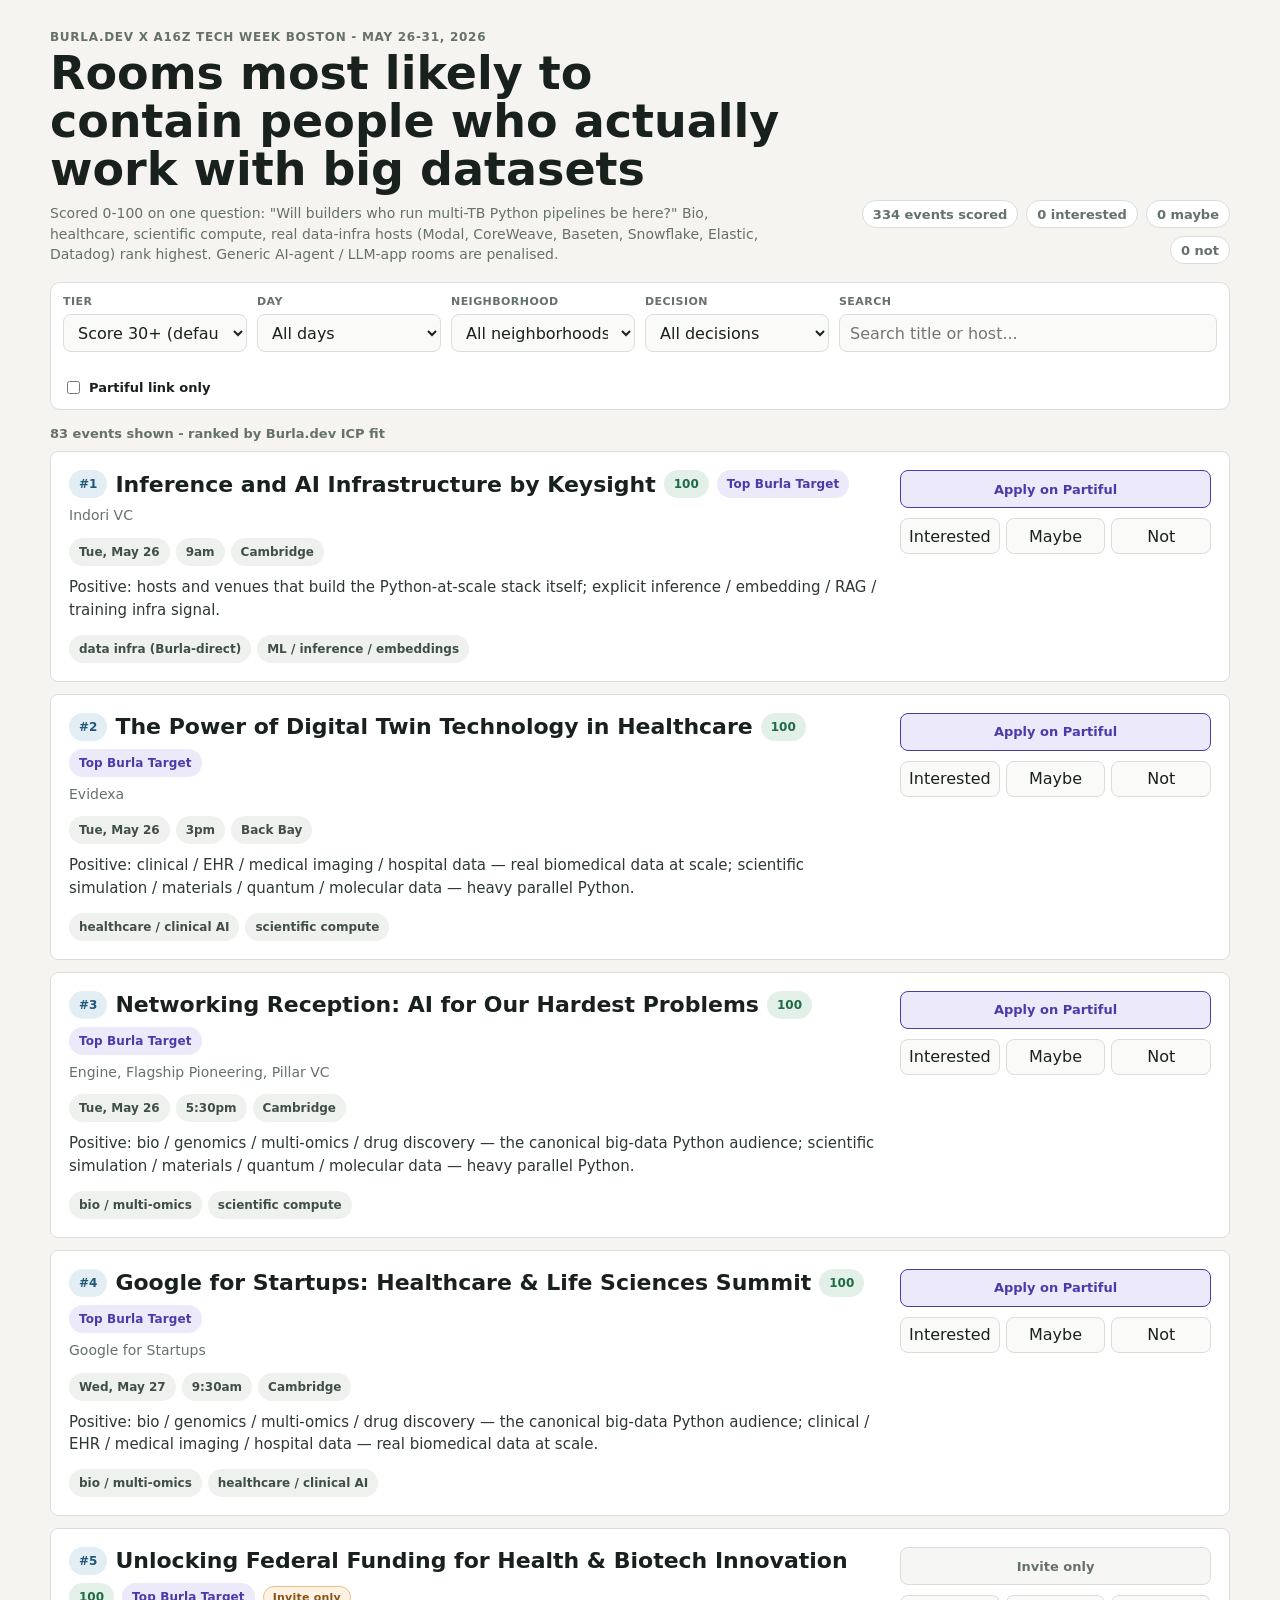
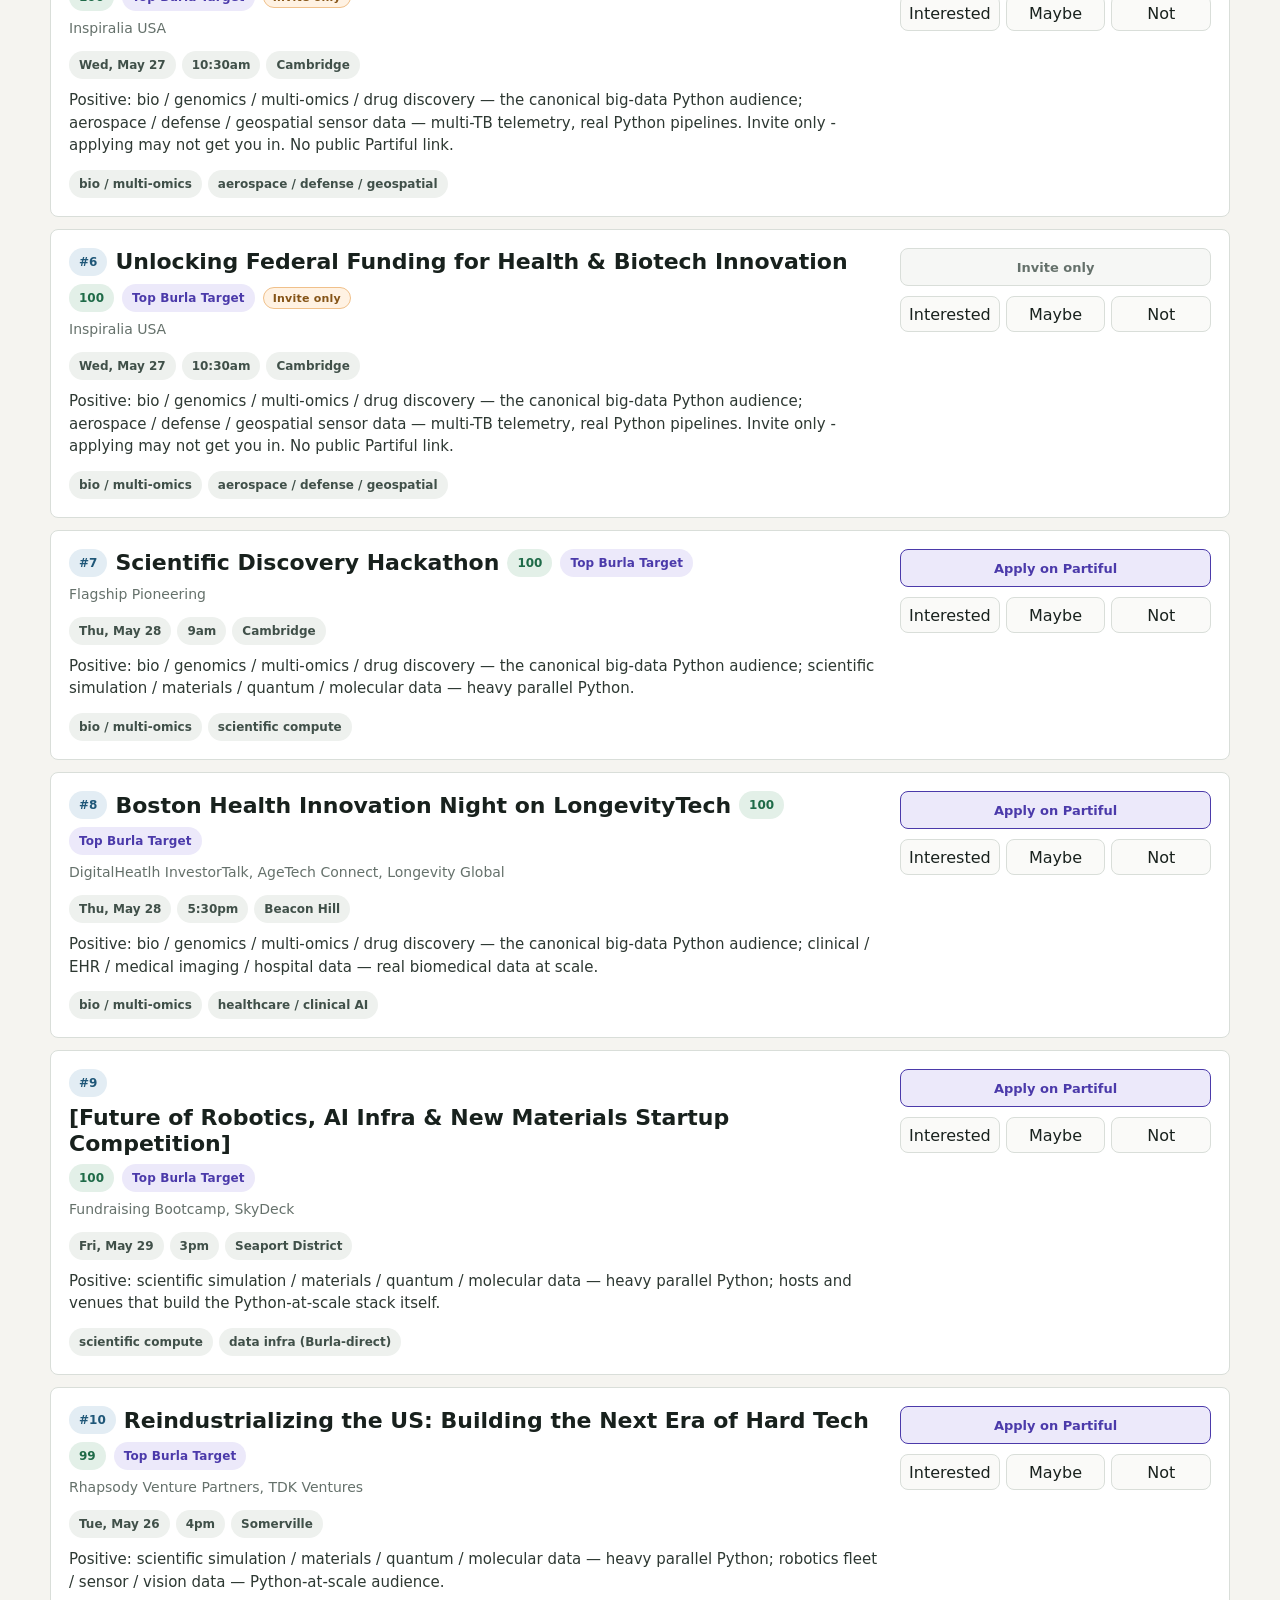
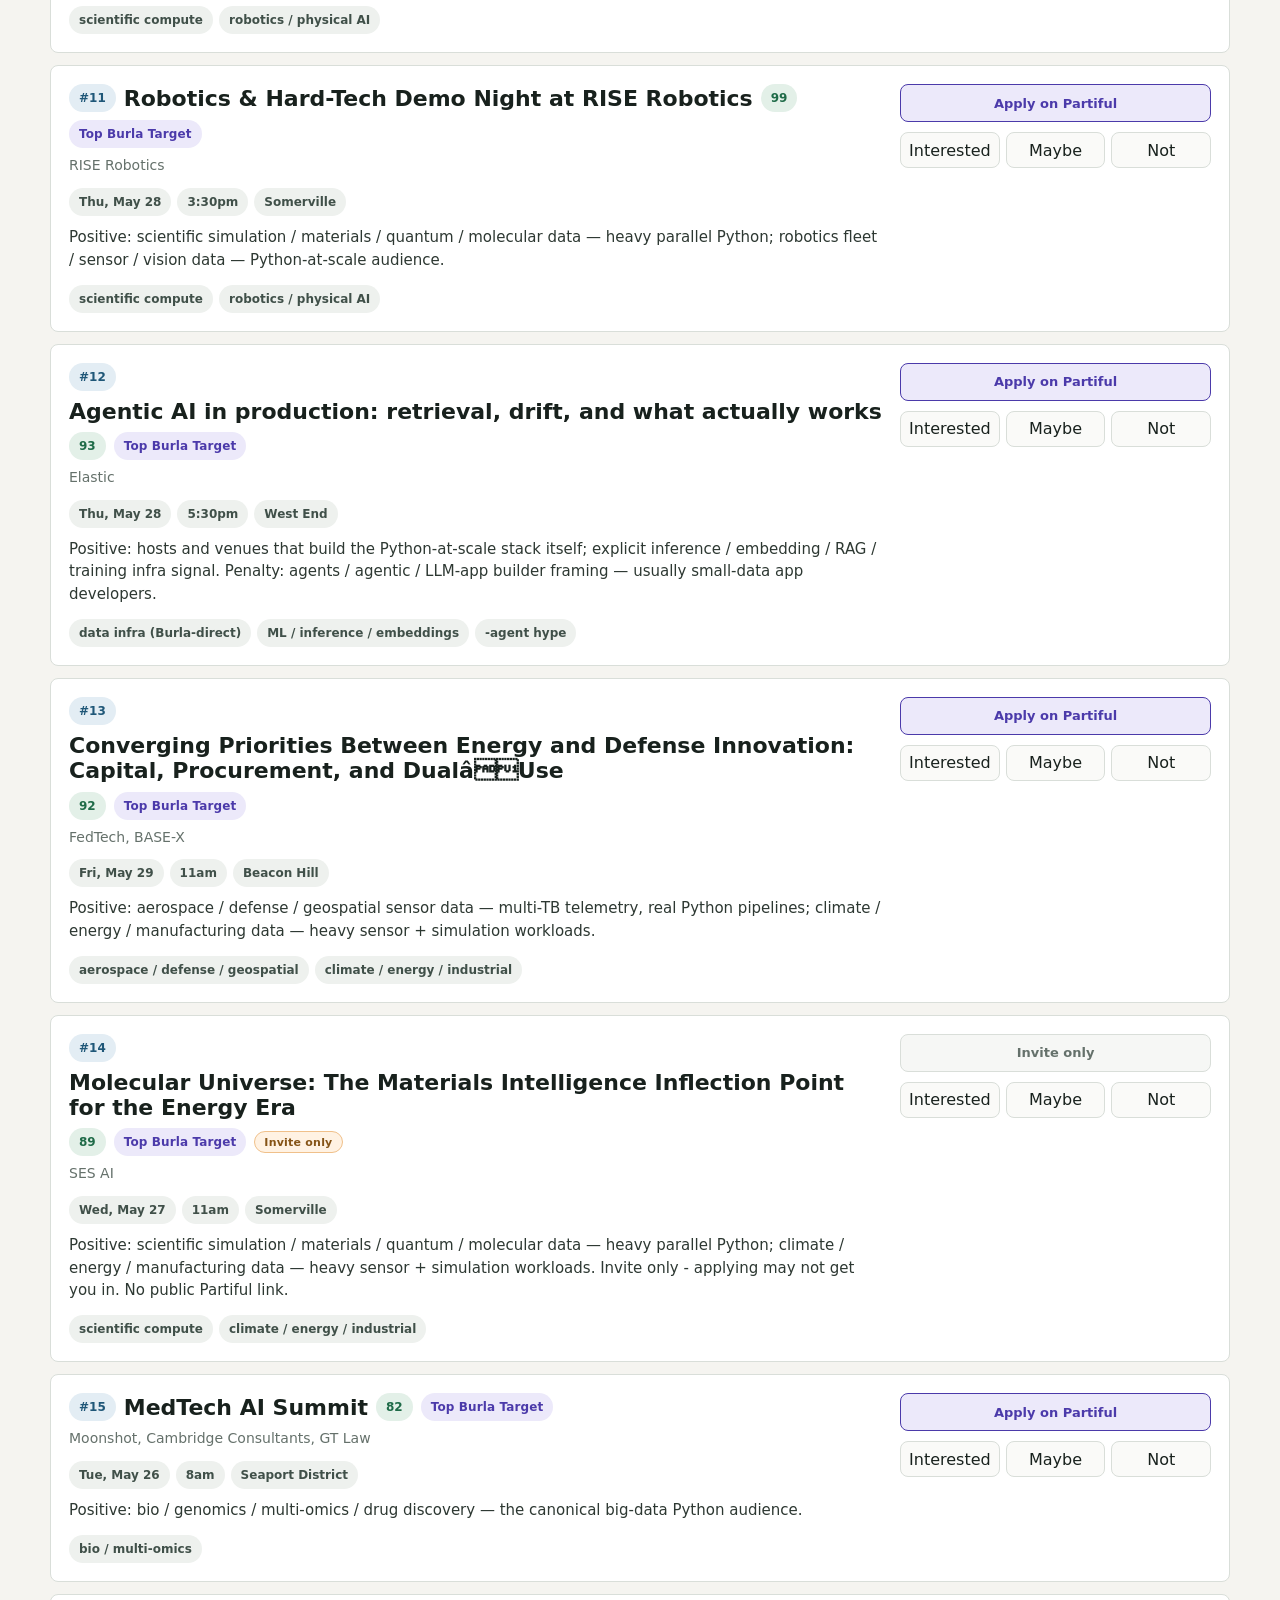
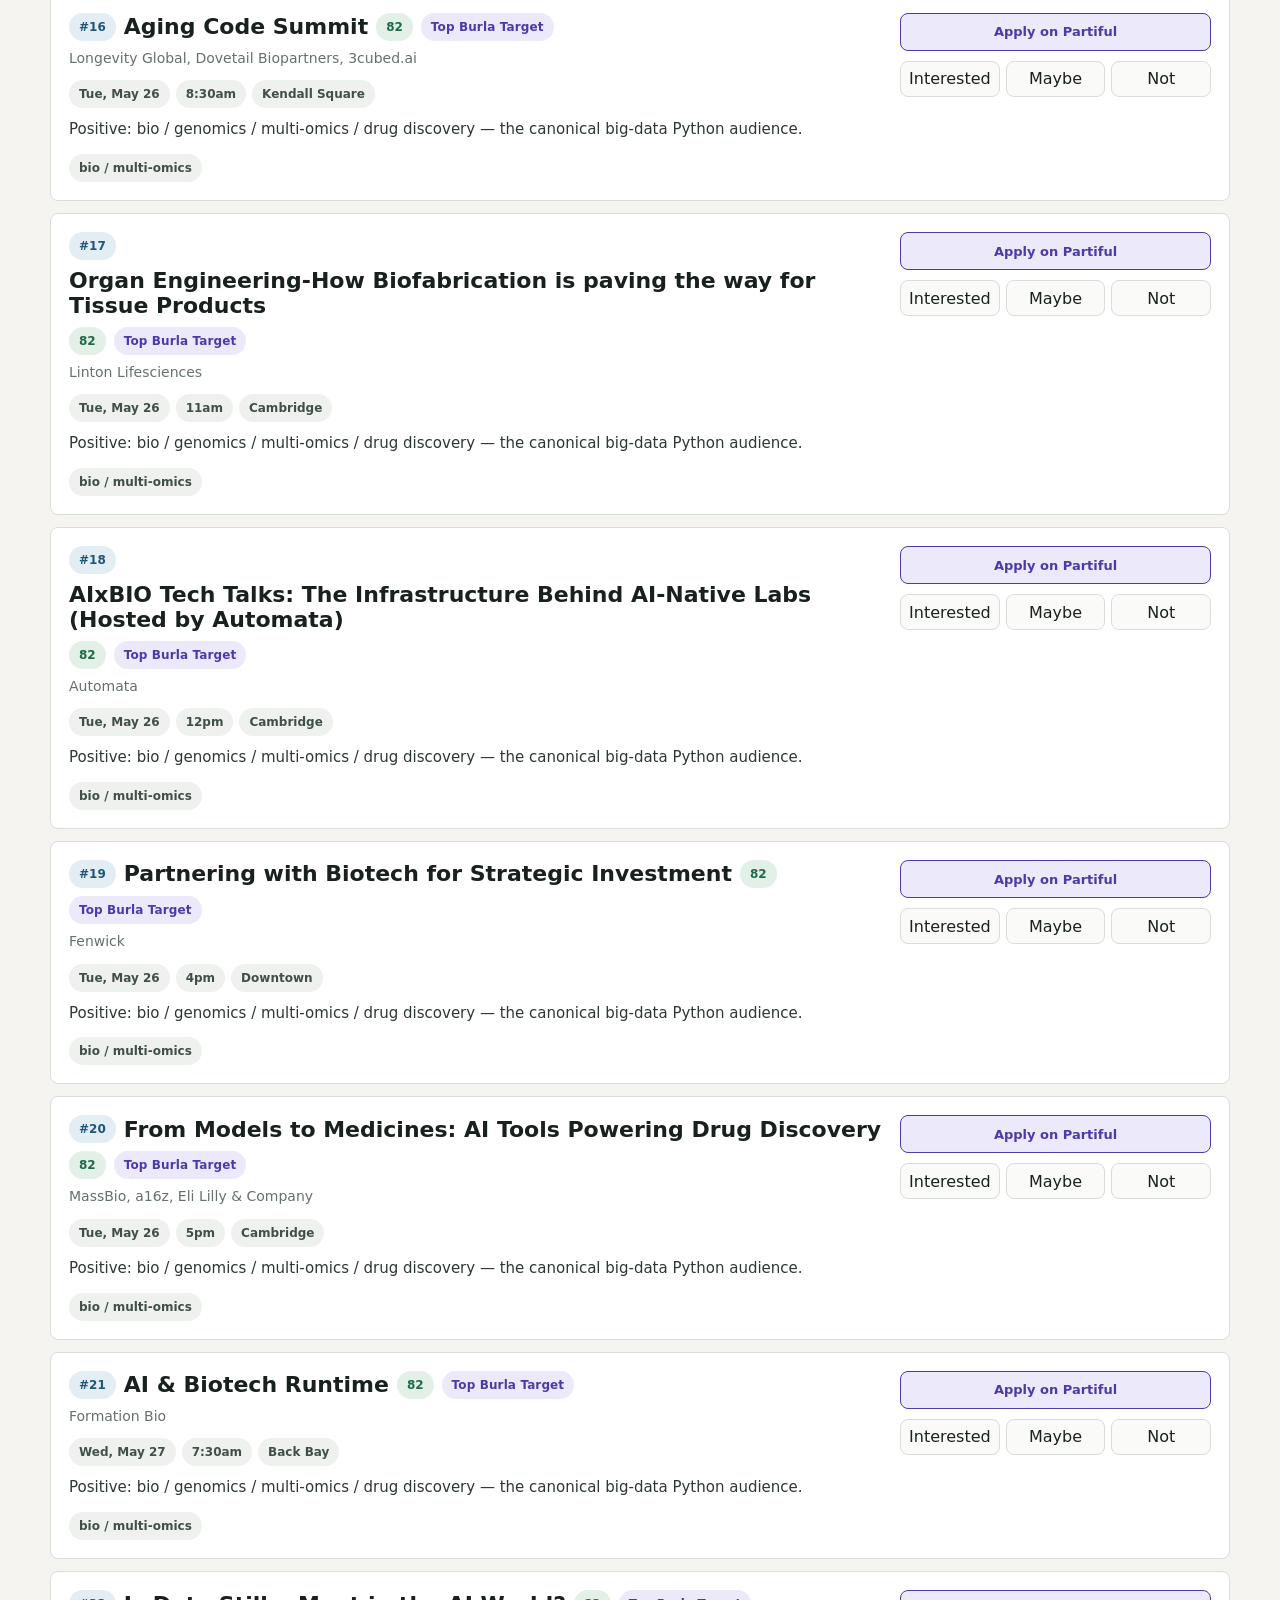
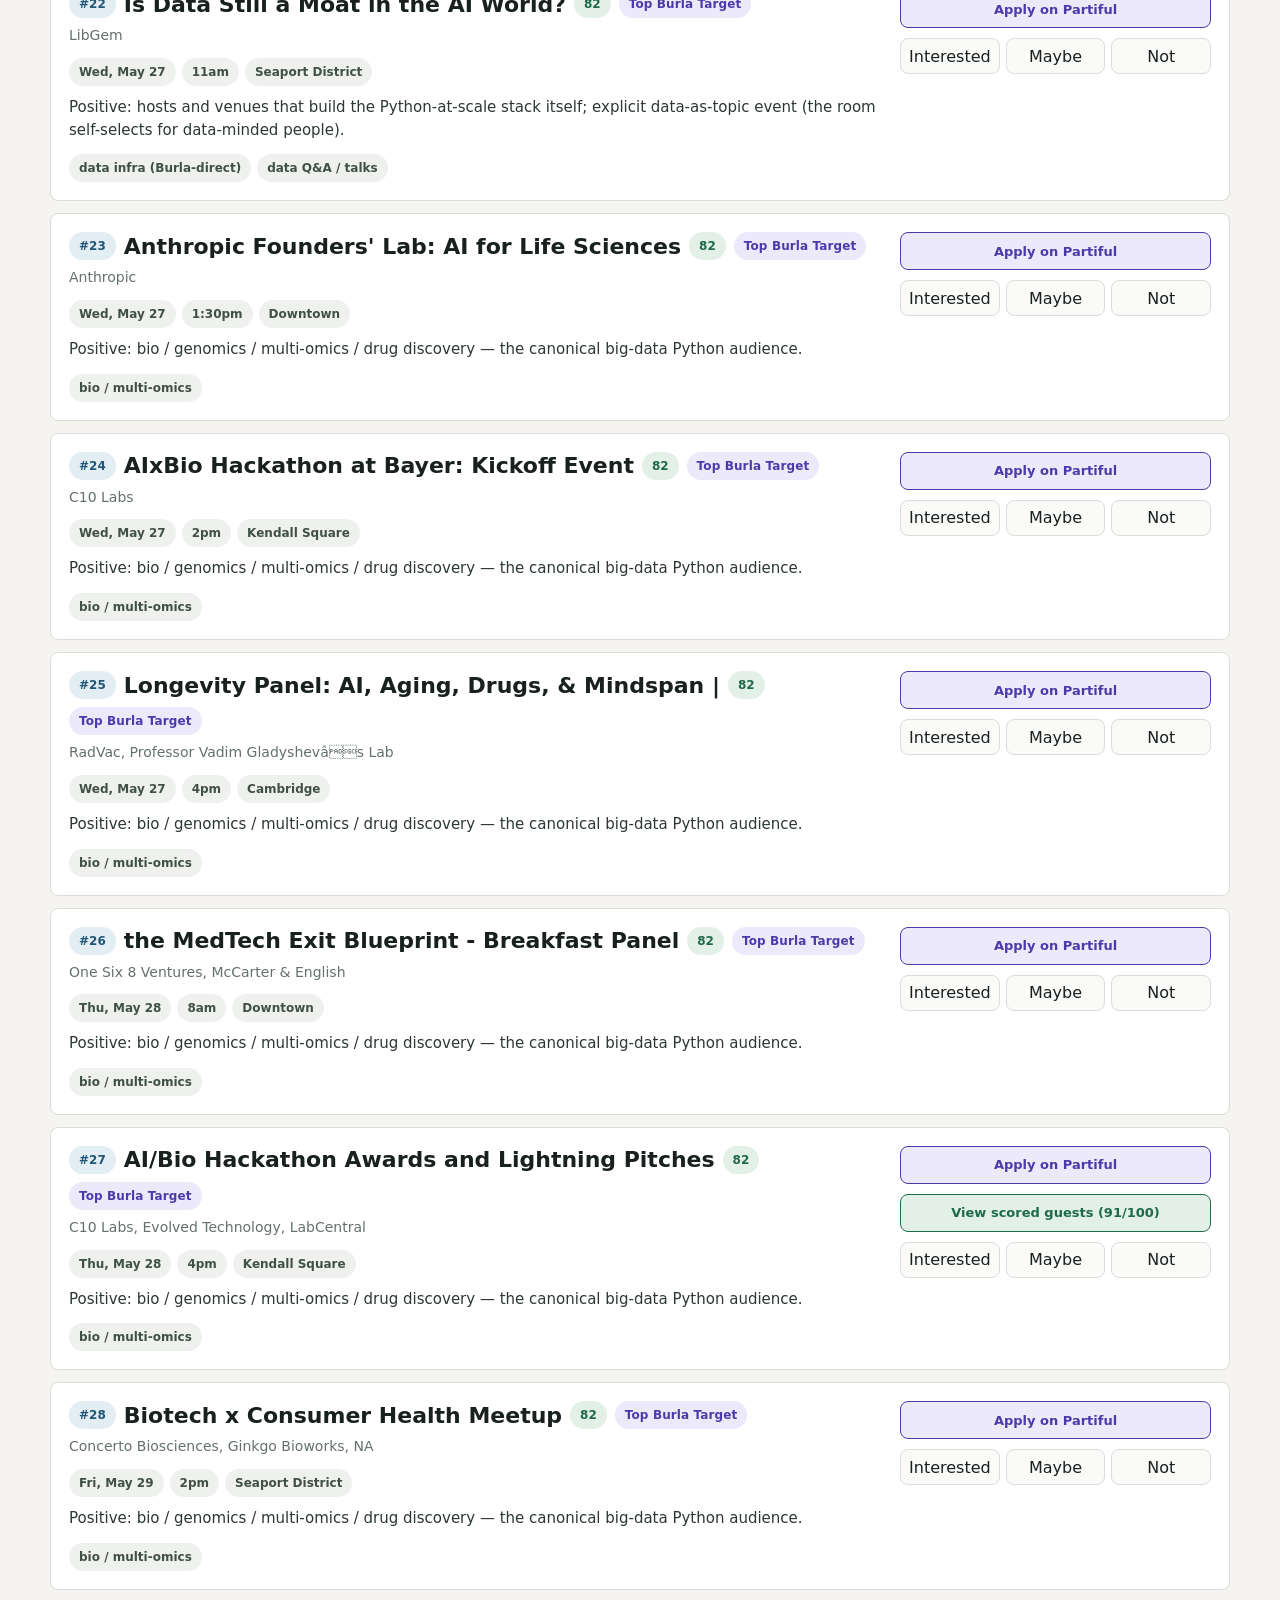
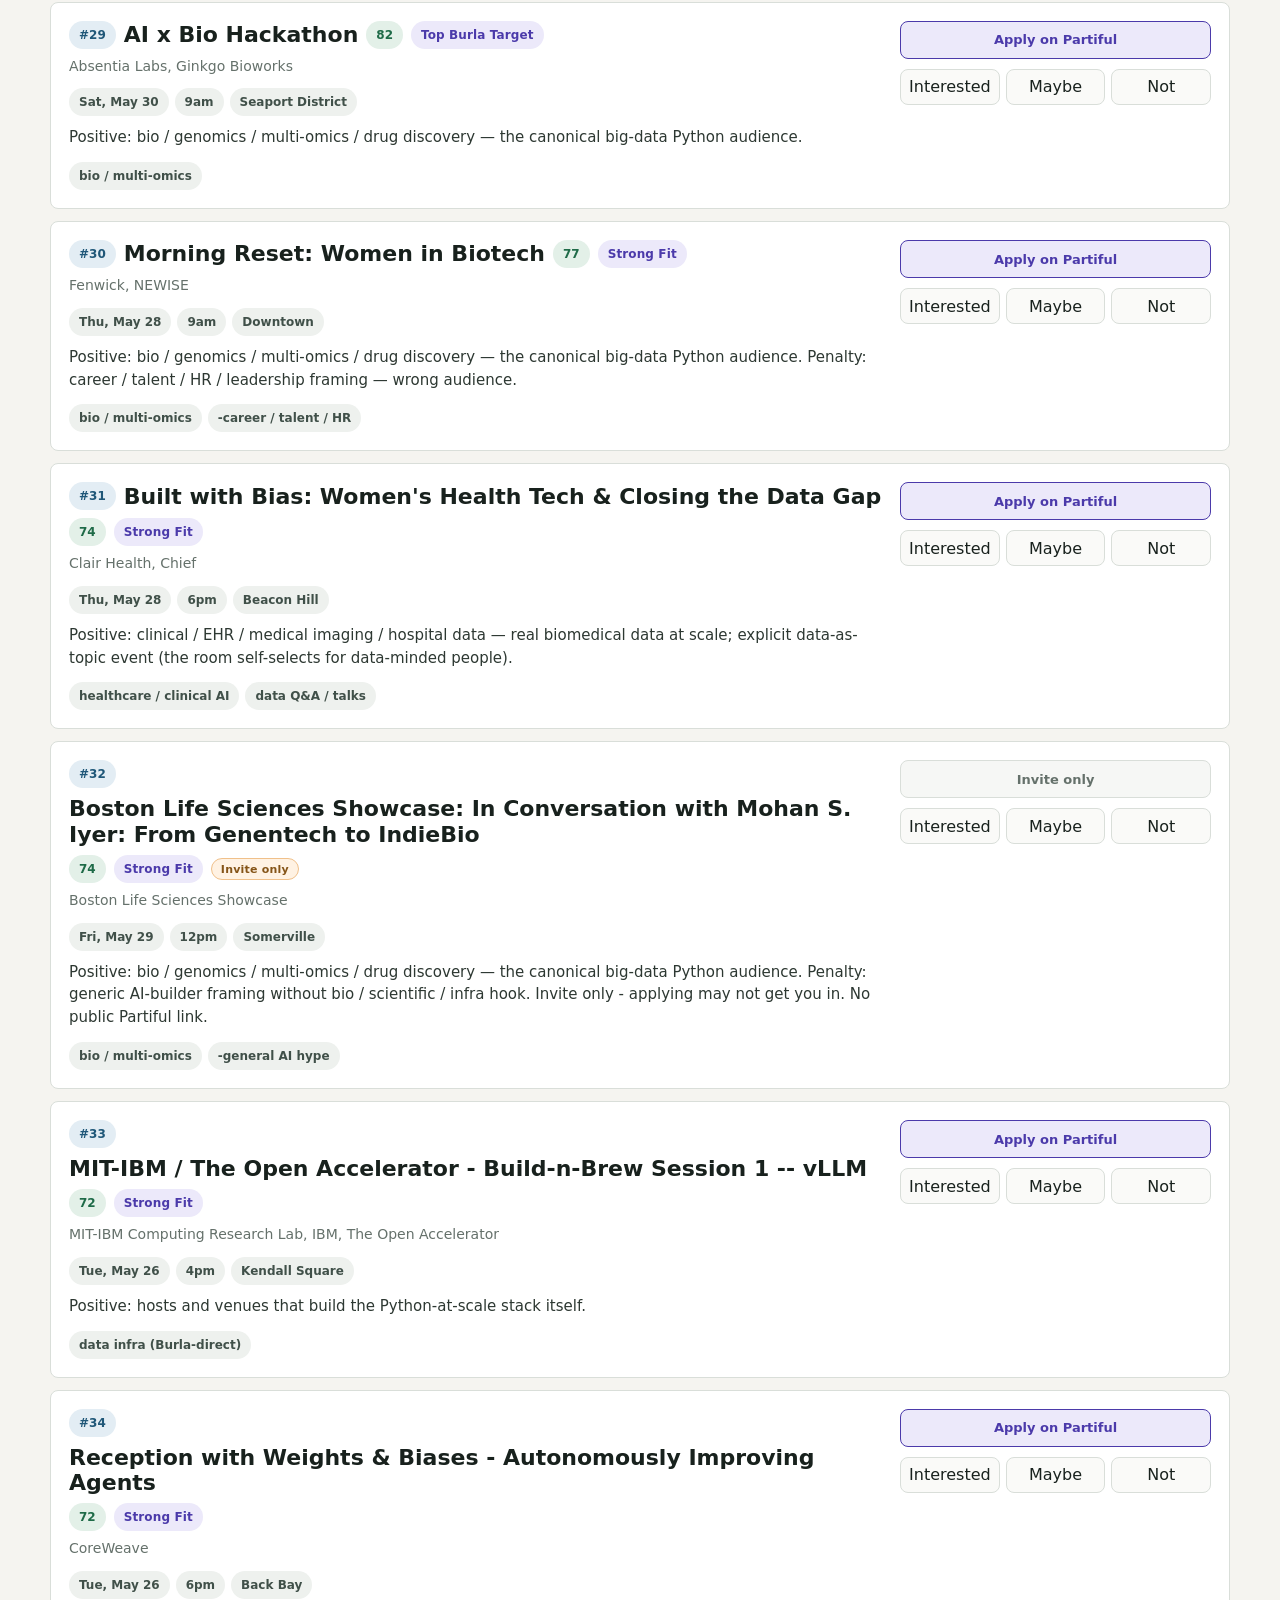
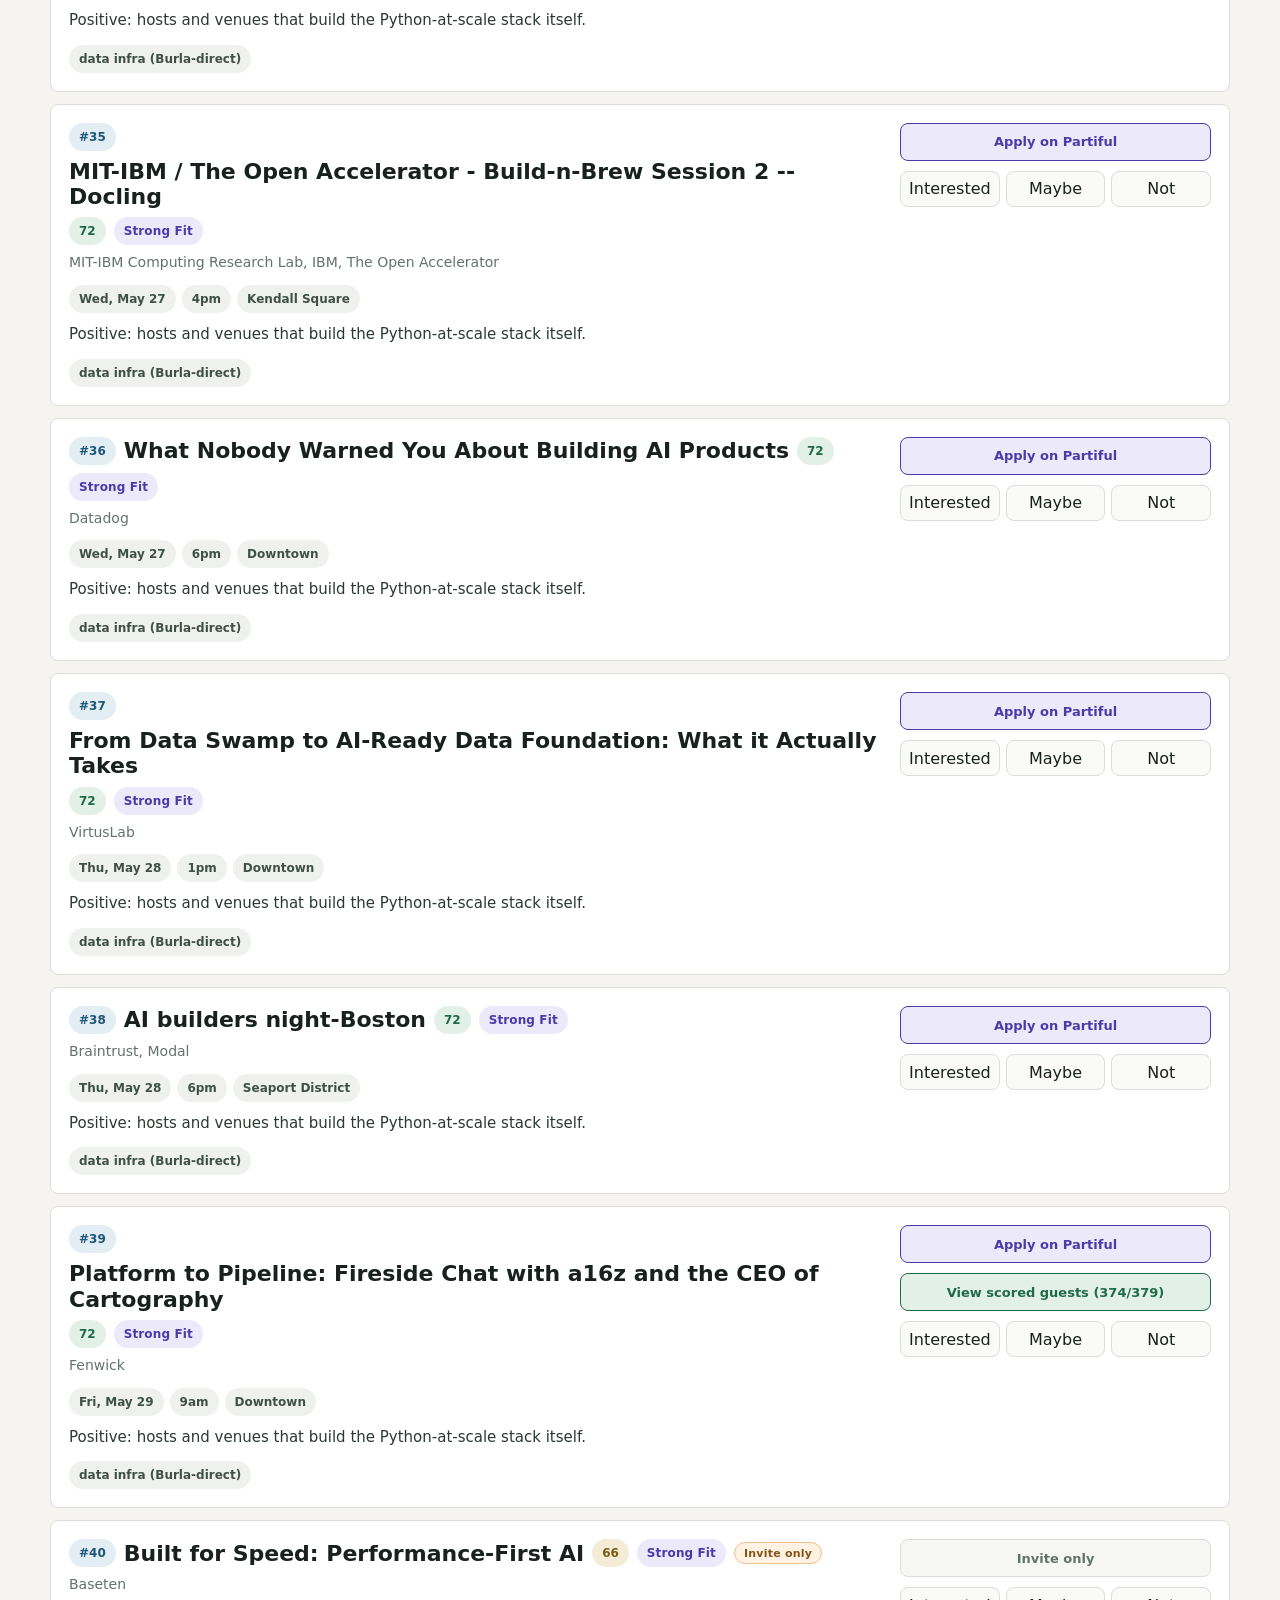
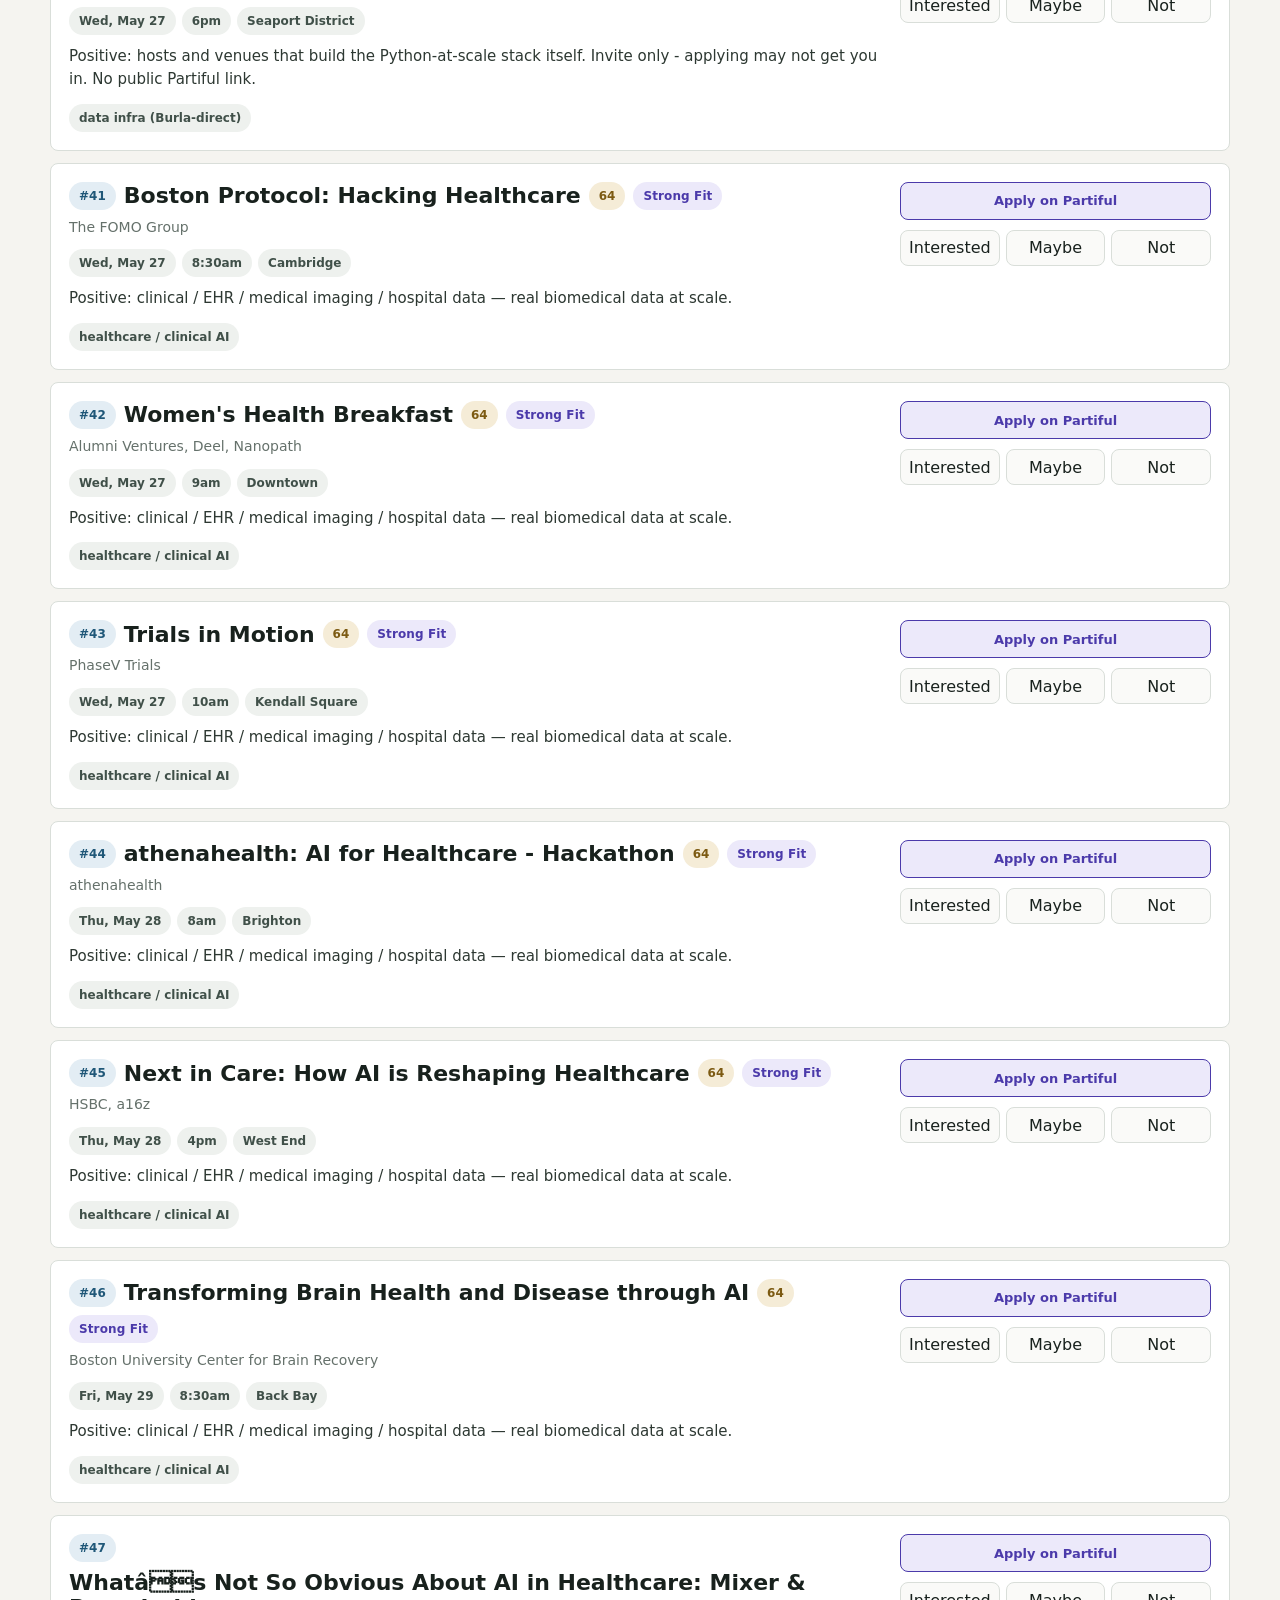
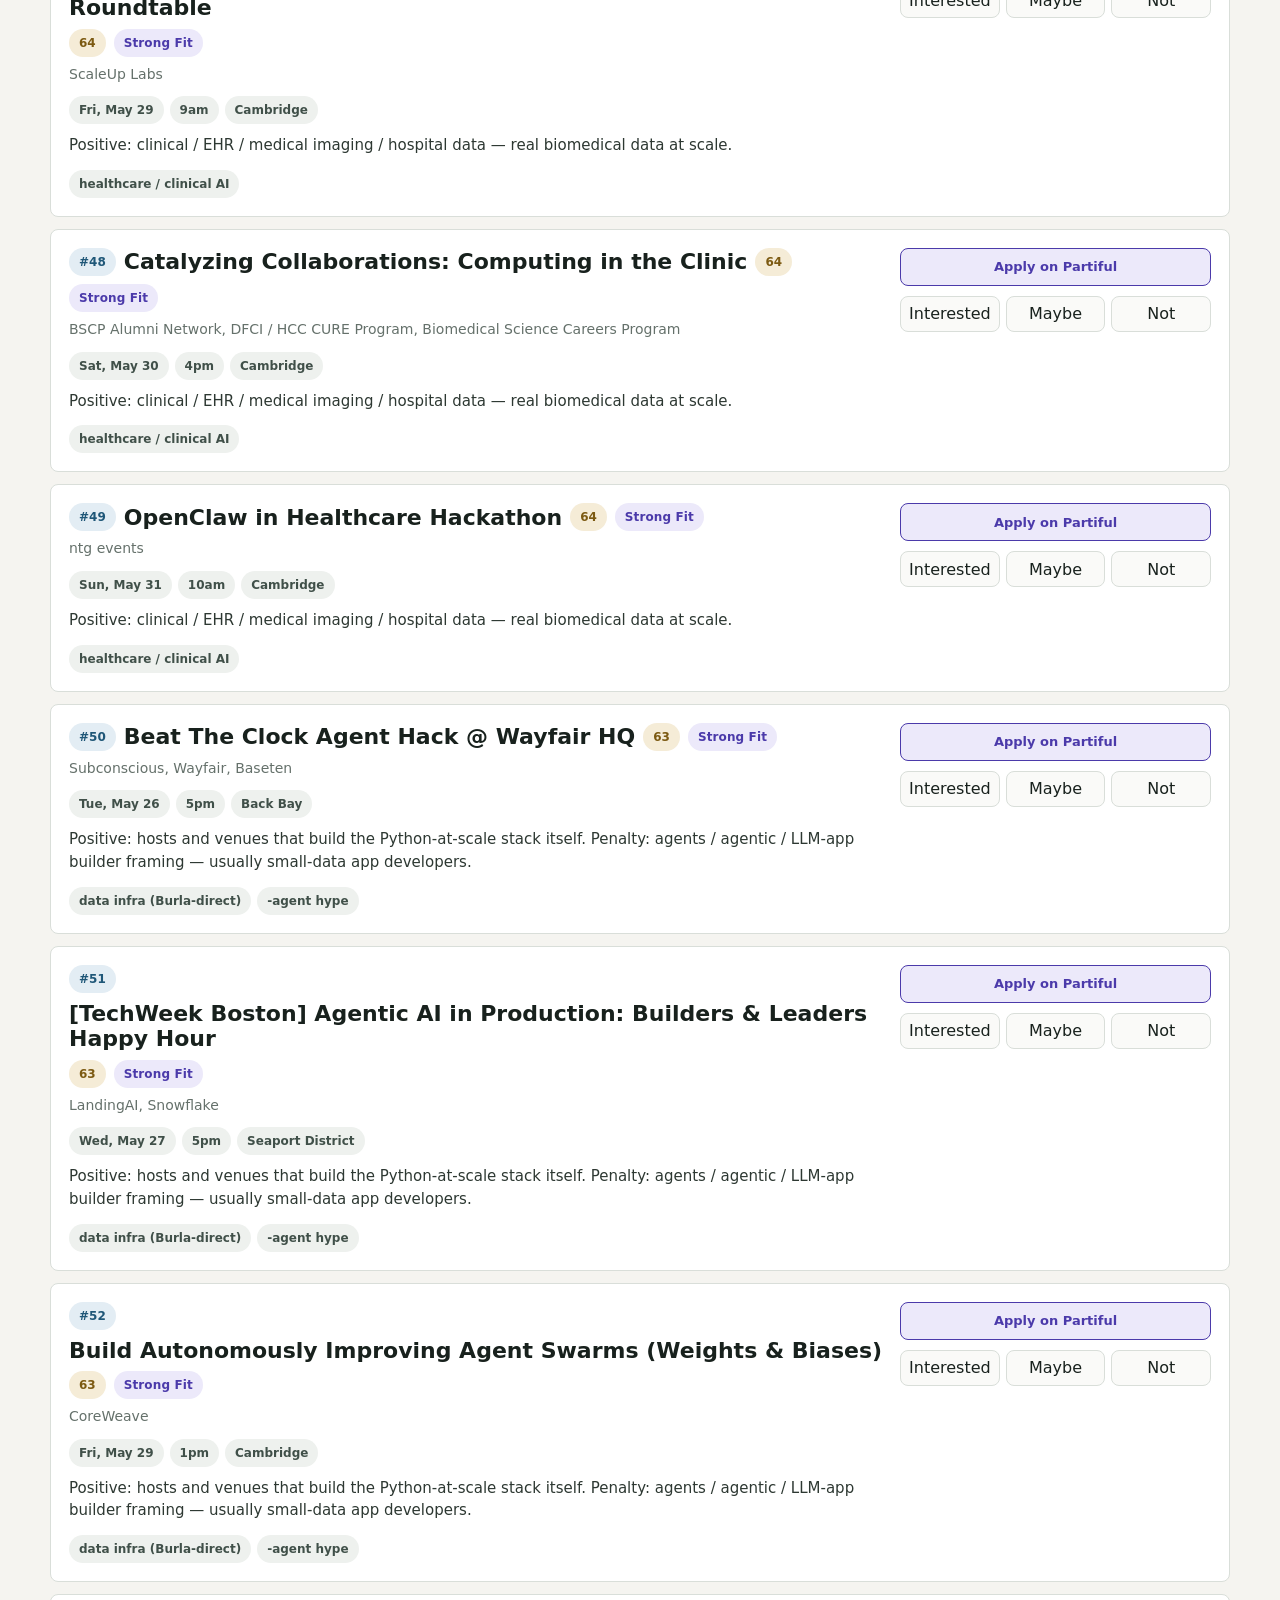
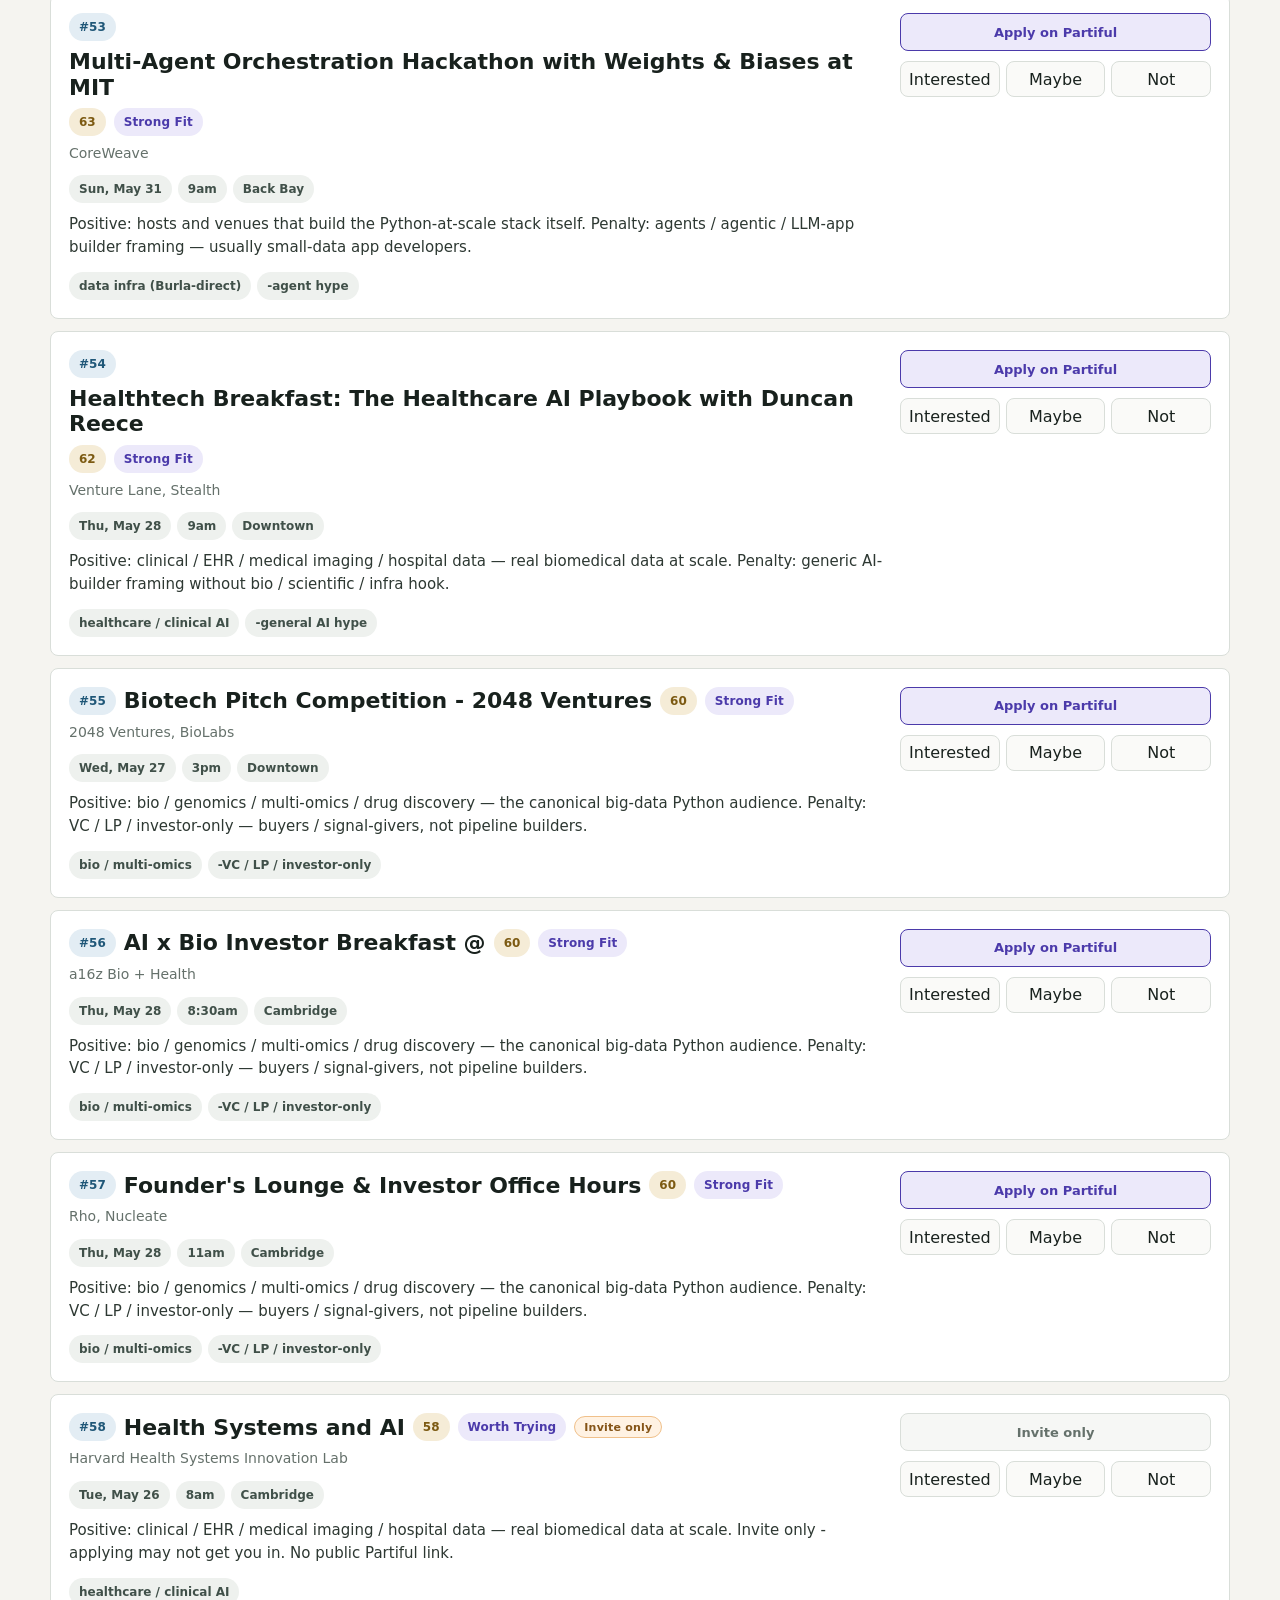
<file: index.html>
<!doctype html>
<html lang="en">
  <head>
    <meta charset="utf-8">
    <meta name="viewport" content="width=device-width, initial-scale=1">
    <title>Burla x a16z Tech Week Boston</title>
    <link rel="stylesheet" href="styles.css">
  </head>
  <body>
    <main class="page">
      <header class="page-head">
        <div>
          <p class="eyebrow">Burla.dev x a16z Tech Week Boston - May 26-31, 2026</p>
          <h1>Rooms most likely to contain people who actually work with big datasets</h1>
          <p class="lede">Scored 0-100 on one question: "Will builders who run multi-TB Python pipelines be here?" Bio, healthcare, scientific compute, real data-infra hosts (Modal, CoreWeave, Baseten, Snowflake, Elastic, Datadog) rank highest. Generic AI-agent / LLM-app rooms are penalised.</p>
        </div>
        <div class="decision-counts" id="decisionCounts"></div>
      </header>

      <section class="filters">
        <div class="filter-group">
          <label for="tier">Tier</label>
          <select id="tier">
            <option value="actionable">Score 30+ (default)</option>
            <option value="all">Everything (334)</option>
            <option value="Top Burla Target">Top Burla Target</option>
            <option value="Strong Fit">Strong Fit</option>
            <option value="Worth Trying">Worth Trying</option>
            <option value="Soft / Adjacent">Soft / Adjacent</option>
            <option value="Off-Topic">Off-Topic</option>
          </select>
        </div>
        <div class="filter-group">
          <label for="day">Day</label>
          <select id="day">
            <option value="">All days</option>
          </select>
        </div>
        <div class="filter-group">
          <label for="neighborhood">Neighborhood</label>
          <select id="neighborhood">
            <option value="">All neighborhoods</option>
          </select>
        </div>
        <div class="filter-group">
          <label for="decision">Decision</label>
          <select id="decision">
            <option value="">All decisions</option>
            <option value="Interested">Only Interested</option>
            <option value="Maybe">Only Maybe</option>
            <option value="Not">Only Not</option>
            <option value="Unmarked">Only Unmarked</option>
          </select>
        </div>
        <div class="filter-group grow">
          <label for="search">Search</label>
          <input id="search" type="search" placeholder="Search title or host...">
        </div>
        <div class="filter-group">
          <label class="checkbox">
            <input id="partifulOnly" type="checkbox">
            Partiful link only
          </label>
        </div>
      </section>

      <p class="result-count" id="resultCount"></p>

      <div class="people-list" id="peopleList" aria-live="polite"></div>
    </main>

    <script type="application/json" id="events-data">[{"id": 6517, "date": "2026-05-26", "time": "09:00:00", "name": "Inference and AI Infrastructure by Keysight", "company": "Indori VC", "hosts": ["Indori VC"], "location": "Cambridge", "neighborhoods": ["Cambridge"], "partiful": "https://partiful.com/e/nJ9P46nBl7d4v8QxroQb", "isInviteOnly": false, "sponsorTier": null, "timeOfDay": "Morning", "score": 100, "tier": "Top Burla Target", "tags": ["data infra (Burla-direct)", "ML / inference / embeddings"], "evidence": "Positive: hosts and venues that build the Python-at-scale stack itself; explicit inference / embedding / RAG / training infra signal."}, {"id": 4795, "date": "2026-05-26", "time": "15:00:00", "name": "The Power of Digital Twin Technology in Healthcare", "company": "Evidexa", "hosts": ["Evidexa"], "location": "Back Bay", "neighborhoods": ["Back Bay"], "partiful": "https://partiful.com/e/F2lHjVgAHLaTJrReBQ7v", "isInviteOnly": false, "sponsorTier": null, "timeOfDay": "Afternoon", "score": 100, "tier": "Top Burla Target", "tags": ["healthcare / clinical AI", "scientific compute"], "evidence": "Positive: clinical / EHR / medical imaging / hospital data — real biomedical data at scale; scientific simulation / materials / quantum / molecular data — heavy parallel Python."}, {"id": 4759, "date": "2026-05-26", "time": "17:30:00", "name": "Networking Reception: AI for Our Hardest Problems", "company": "The Engine", "hosts": ["Engine", "Flagship Pioneering", "Pillar VC"], "location": "Cambridge", "neighborhoods": ["Cambridge"], "partiful": "https://partiful.com/e/9zk8PBr3GI2cSWVj9niv", "isInviteOnly": false, "sponsorTier": null, "timeOfDay": "Evening", "score": 100, "tier": "Top Burla Target", "tags": ["bio / multi-omics", "scientific compute"], "evidence": "Positive: bio / genomics / multi-omics / drug discovery — the canonical big-data Python audience; scientific simulation / materials / quantum / molecular data — heavy parallel Python."}, {"id": 4497, "date": "2026-05-27", "time": "09:30:00", "name": "Google for Startups: Healthcare & Life Sciences Summit", "company": "Google for Startups", "hosts": ["Google for Startups"], "location": "Cambridge", "neighborhoods": ["Cambridge"], "partiful": "https://partiful.com/e/r15W7xfPhpCKh4AeMlDH", "isInviteOnly": false, "sponsorTier": "gold", "timeOfDay": "Morning", "score": 100, "tier": "Top Burla Target", "tags": ["bio / multi-omics", "healthcare / clinical AI"], "evidence": "Positive: bio / genomics / multi-omics / drug discovery — the canonical big-data Python audience; clinical / EHR / medical imaging / hospital data — real biomedical data at scale."}, {"id": 4560, "date": "2026-05-27", "time": "10:30:00", "name": "Unlocking Federal Funding for Health & Biotech Innovation", "company": "Inspiralia US", "hosts": ["Inspiralia USA"], "location": "Cambridge", "neighborhoods": ["Cambridge"], "partiful": null, "isInviteOnly": true, "sponsorTier": null, "timeOfDay": "Morning", "score": 100, "tier": "Top Burla Target", "tags": ["bio / multi-omics", "aerospace / defense / geospatial"], "evidence": "Positive: bio / genomics / multi-omics / drug discovery — the canonical big-data Python audience; aerospace / defense / geospatial sensor data — multi-TB telemetry, real Python pipelines. Invite only - applying may not get you in. No public Partiful link."}, {"id": 4594, "date": "2026-05-27", "time": "10:30:00", "name": "Unlocking Federal Funding for Health & Biotech Innovation", "company": "Inspiralia US", "hosts": ["Inspiralia USA"], "location": "Cambridge", "neighborhoods": ["Cambridge"], "partiful": null, "isInviteOnly": true, "sponsorTier": null, "timeOfDay": "Morning", "score": 100, "tier": "Top Burla Target", "tags": ["bio / multi-omics", "aerospace / defense / geospatial"], "evidence": "Positive: bio / genomics / multi-omics / drug discovery — the canonical big-data Python audience; aerospace / defense / geospatial sensor data — multi-TB telemetry, real Python pipelines. Invite only - applying may not get you in. No public Partiful link."}, {"id": 5579, "date": "2026-05-28", "time": "09:00:00", "name": "Scientific Discovery Hackathon", "company": "Flagship Pioneering", "hosts": ["Flagship Pioneering"], "location": "Cambridge", "neighborhoods": ["Cambridge"], "partiful": "https://partiful.com/e/QE3rf39P03sCEOFzx3Ik", "isInviteOnly": false, "sponsorTier": null, "timeOfDay": "Morning", "score": 100, "tier": "Top Burla Target", "tags": ["bio / multi-omics", "scientific compute"], "evidence": "Positive: bio / genomics / multi-omics / drug discovery — the canonical big-data Python audience; scientific simulation / materials / quantum / molecular data — heavy parallel Python."}, {"id": 33, "date": "2026-05-28", "time": "17:30:00", "name": "Boston Health Innovation Night on LongevityTech", "company": "DigitalHeatlh InvestorTalk", "hosts": ["DigitalHeatlh InvestorTalk", "AgeTech Connect", "Longevity Global"], "location": "Beacon Hill", "neighborhoods": ["Beacon Hill"], "partiful": "https://partiful.com/e/Pg2f8DHkLfdrCb3ovpkw", "isInviteOnly": false, "sponsorTier": null, "timeOfDay": "Evening", "score": 100, "tier": "Top Burla Target", "tags": ["bio / multi-omics", "healthcare / clinical AI"], "evidence": "Positive: bio / genomics / multi-omics / drug discovery — the canonical big-data Python audience; clinical / EHR / medical imaging / hospital data — real biomedical data at scale."}, {"id": 4070, "date": "2026-05-29", "time": "15:00:00", "name": "[Future of Robotics, AI Infra & New Materials Startup Competition]", "company": "Fundraising Bootcamp", "hosts": ["Fundraising Bootcamp", "SkyDeck"], "location": "Seaport District", "neighborhoods": ["Seaport District"], "partiful": "https://partiful.com/e/tfIqa3mNawYMhGzvLWwt", "isInviteOnly": false, "sponsorTier": null, "timeOfDay": "Afternoon", "score": 100, "tier": "Top Burla Target", "tags": ["scientific compute", "data infra (Burla-direct)"], "evidence": "Positive: scientific simulation / materials / quantum / molecular data — heavy parallel Python; hosts and venues that build the Python-at-scale stack itself."}, {"id": 6075, "date": "2026-05-26", "time": "16:00:00", "name": "Reindustrializing the US: Building the Next Era of Hard Tech", "company": "Rhapsody Venture Partners", "hosts": ["Rhapsody Venture Partners", "TDK Ventures"], "location": "Somerville", "neighborhoods": ["Somerville"], "partiful": "https://partiful.com/e/K0A7mmrNfgMrSyw20DLH", "isInviteOnly": false, "sponsorTier": null, "timeOfDay": "Afternoon", "score": 99, "tier": "Top Burla Target", "tags": ["scientific compute", "robotics / physical AI"], "evidence": "Positive: scientific simulation / materials / quantum / molecular data — heavy parallel Python; robotics fleet / sensor / vision data — Python-at-scale audience."}, {"id": 37, "date": "2026-05-28", "time": "15:30:00", "name": "Robotics & Hard-Tech Demo Night at RISE Robotics", "company": "RISE Robotics", "hosts": ["RISE Robotics"], "location": "Somerville", "neighborhoods": ["Somerville"], "partiful": "https://partiful.com/e/KP2y0vtxmdLA5FggQLlG", "isInviteOnly": false, "sponsorTier": null, "timeOfDay": "Afternoon", "score": 99, "tier": "Top Burla Target", "tags": ["scientific compute", "robotics / physical AI"], "evidence": "Positive: scientific simulation / materials / quantum / molecular data — heavy parallel Python; robotics fleet / sensor / vision data — Python-at-scale audience."}, {"id": 5479, "date": "2026-05-28", "time": "17:30:00", "name": "Agentic AI in production: retrieval, drift, and what actually works", "company": "Elastic", "hosts": ["Elastic"], "location": "West End", "neighborhoods": ["West End"], "partiful": "https://partiful.com/e/iShXGbvtF35NmFklk54c", "isInviteOnly": false, "sponsorTier": null, "timeOfDay": "Evening", "score": 93, "tier": "Top Burla Target", "tags": ["data infra (Burla-direct)", "ML / inference / embeddings", "-agent hype"], "evidence": "Positive: hosts and venues that build the Python-at-scale stack itself; explicit inference / embedding / RAG / training infra signal. Penalty: agents / agentic / LLM-app builder framing — usually small-data app developers."}, {"id": 4556, "date": "2026-05-29", "time": "11:00:00", "name": "Converging Priorities Between Energy and Defense Innovation: Capital, Procurement, and DualâUse", "company": "FedTech", "hosts": ["FedTech", "BASE-X"], "location": "Beacon Hill", "neighborhoods": ["Beacon Hill"], "partiful": "https://partiful.com/e/zgxMqegbSNjSuUDFUdlC", "isInviteOnly": false, "sponsorTier": null, "timeOfDay": "Morning", "score": 92, "tier": "Top Burla Target", "tags": ["aerospace / defense / geospatial", "climate / energy / industrial"], "evidence": "Positive: aerospace / defense / geospatial sensor data — multi-TB telemetry, real Python pipelines; climate / energy / manufacturing data — heavy sensor + simulation workloads."}, {"id": 5575, "date": "2026-05-27", "time": "11:00:00", "name": "Molecular Universe: The Materials Intelligence Inflection Point for the Energy Era", "company": "SES AI", "hosts": ["SES AI"], "location": "Somerville", "neighborhoods": ["Somerville"], "partiful": null, "isInviteOnly": true, "sponsorTier": null, "timeOfDay": "Morning", "score": 89, "tier": "Top Burla Target", "tags": ["scientific compute", "climate / energy / industrial"], "evidence": "Positive: scientific simulation / materials / quantum / molecular data — heavy parallel Python; climate / energy / manufacturing data — heavy sensor + simulation workloads. Invite only - applying may not get you in. No public Partiful link."}, {"id": 87, "date": "2026-05-26", "time": "08:00:00", "name": "MedTech AI Summit", "company": "Moonshot", "hosts": ["Moonshot", "Cambridge Consultants", "GT Law"], "location": "Seaport District", "neighborhoods": ["Seaport District"], "partiful": "https://partiful.com/e/XpVEdIeNDHyHm6f6KipN", "isInviteOnly": false, "sponsorTier": null, "timeOfDay": "Morning", "score": 82, "tier": "Top Burla Target", "tags": ["bio / multi-omics"], "evidence": "Positive: bio / genomics / multi-omics / drug discovery — the canonical big-data Python audience."}, {"id": 4524, "date": "2026-05-26", "time": "08:30:00", "name": "Aging Code Summit", "company": "Longevity Global", "hosts": ["Longevity Global", "Dovetail Biopartners", "3cubed.ai"], "location": "Kendall Square", "neighborhoods": ["Kendall Square"], "partiful": "https://partiful.com/e/mrGX7nQq9agpUIjJplF6", "isInviteOnly": false, "sponsorTier": null, "timeOfDay": "Morning", "score": 82, "tier": "Top Burla Target", "tags": ["bio / multi-omics"], "evidence": "Positive: bio / genomics / multi-omics / drug discovery — the canonical big-data Python audience."}, {"id": 6251, "date": "2026-05-26", "time": "11:00:00", "name": "Organ Engineering-How Biofabrication is paving the way for Tissue Products", "company": "Linton Lifesciences", "hosts": ["Linton Lifesciences"], "location": "Cambridge", "neighborhoods": ["Cambridge"], "partiful": "https://partiful.com/e/B14Myl6svuM6HbvaSsCy", "isInviteOnly": false, "sponsorTier": null, "timeOfDay": "Morning", "score": 82, "tier": "Top Burla Target", "tags": ["bio / multi-omics"], "evidence": "Positive: bio / genomics / multi-omics / drug discovery — the canonical big-data Python audience."}, {"id": 255, "date": "2026-05-26", "time": "12:00:00", "name": "AIxBIO Tech Talks: The Infrastructure Behind AI-Native Labs (Hosted by Automata)", "company": "Automata", "hosts": ["Automata"], "location": "Cambridge", "neighborhoods": ["Cambridge"], "partiful": "https://partiful.com/e/19O3ycXCAN3nJfUR8FrF", "isInviteOnly": false, "sponsorTier": null, "timeOfDay": "Noon", "score": 82, "tier": "Top Burla Target", "tags": ["bio / multi-omics"], "evidence": "Positive: bio / genomics / multi-omics / drug discovery — the canonical big-data Python audience."}, {"id": 4549, "date": "2026-05-26", "time": "16:00:00", "name": "Partnering with Biotech for Strategic Investment", "company": "Fenwick", "hosts": ["Fenwick"], "location": "Downtown", "neighborhoods": ["Downtown"], "partiful": "https://partiful.com/e/9F6jn6vipZnQ9fFwe9Oq", "isInviteOnly": false, "sponsorTier": "platinum", "timeOfDay": "Afternoon", "score": 82, "tier": "Top Burla Target", "tags": ["bio / multi-omics"], "evidence": "Positive: bio / genomics / multi-omics / drug discovery — the canonical big-data Python audience."}, {"id": 4745, "date": "2026-05-26", "time": "17:00:00", "name": "From Models to Medicines: AI Tools Powering Drug Discovery", "company": "MassBio", "hosts": ["MassBio", "a16z", "Eli Lilly & Company"], "location": "Cambridge", "neighborhoods": ["Cambridge"], "partiful": "https://partiful.com/e/x7APx6PtGOrOLpxmqGHi", "isInviteOnly": false, "sponsorTier": "platinum", "timeOfDay": "Evening", "score": 82, "tier": "Top Burla Target", "tags": ["bio / multi-omics"], "evidence": "Positive: bio / genomics / multi-omics / drug discovery — the canonical big-data Python audience."}, {"id": 4085, "date": "2026-05-27", "time": "07:30:00", "name": "AI & Biotech Runtime", "company": "Formation Bio", "hosts": ["Formation Bio"], "location": "Back Bay", "neighborhoods": ["Back Bay"], "partiful": "https://partiful.com/e/FJXCHsTzgGQQQwt1qWGG", "isInviteOnly": false, "sponsorTier": null, "timeOfDay": "Morning", "score": 82, "tier": "Top Burla Target", "tags": ["bio / multi-omics"], "evidence": "Positive: bio / genomics / multi-omics / drug discovery — the canonical big-data Python audience."}, {"id": 5354, "date": "2026-05-27", "time": "11:00:00", "name": "Is Data Still a Moat in the AI World?", "company": "LibGem", "hosts": ["LibGem"], "location": "Seaport District", "neighborhoods": ["Seaport District"], "partiful": "https://partiful.com/e/g16OAfTQBIqG4XpYqWD1", "isInviteOnly": false, "sponsorTier": null, "timeOfDay": "Morning", "score": 82, "tier": "Top Burla Target", "tags": ["data infra (Burla-direct)", "data Q&A / talks"], "evidence": "Positive: hosts and venues that build the Python-at-scale stack itself; explicit data-as-topic event (the room self-selects for data-minded people)."}, {"id": 5416, "date": "2026-05-27", "time": "13:30:00", "name": "Anthropic Founders' Lab: AI for Life Sciences", "company": "Anthropic", "hosts": ["Anthropic"], "location": "Downtown", "neighborhoods": ["Downtown"], "partiful": "https://partiful.com/e/gKBL52v6jIOhzpijIXBV", "isInviteOnly": false, "sponsorTier": null, "timeOfDay": "Afternoon", "score": 82, "tier": "Top Burla Target", "tags": ["bio / multi-omics"], "evidence": "Positive: bio / genomics / multi-omics / drug discovery — the canonical big-data Python audience."}, {"id": 4695, "date": "2026-05-27", "time": "14:00:00", "name": "AIxBio Hackathon at Bayer: Kickoff Event", "company": "C10 Labs", "hosts": ["C10 Labs"], "location": "Kendall Square", "neighborhoods": ["Kendall Square"], "partiful": "https://partiful.com/e/d75Fr7EgDNLoznDMb4MV", "isInviteOnly": false, "sponsorTier": null, "timeOfDay": "Afternoon", "score": 82, "tier": "Top Burla Target", "tags": ["bio / multi-omics"], "evidence": "Positive: bio / genomics / multi-omics / drug discovery — the canonical big-data Python audience."}, {"id": 4933, "date": "2026-05-27", "time": "16:00:00", "name": "Longevity Panel: AI, Aging, Drugs, & Mindspan |", "company": "RadVac", "hosts": ["RadVac", "Professor Vadim Gladyshevâs Lab"], "location": "Cambridge", "neighborhoods": ["Cambridge"], "partiful": "https://partiful.com/e/sB1i5KBYubAKlyFblza0", "isInviteOnly": false, "sponsorTier": null, "timeOfDay": "Afternoon", "score": 82, "tier": "Top Burla Target", "tags": ["bio / multi-omics"], "evidence": "Positive: bio / genomics / multi-omics / drug discovery — the canonical big-data Python audience."}, {"id": 4469, "date": "2026-05-28", "time": "08:00:00", "name": "the MedTech Exit Blueprint - Breakfast Panel", "company": "One Six 8 Ventures", "hosts": ["One Six 8 Ventures", "McCarter & English"], "location": "Downtown", "neighborhoods": ["Downtown"], "partiful": "https://partiful.com/e/noAD9TMCFIBh5o7fUdL3", "isInviteOnly": false, "sponsorTier": null, "timeOfDay": "Morning", "score": 82, "tier": "Top Burla Target", "tags": ["bio / multi-omics"], "evidence": "Positive: bio / genomics / multi-omics / drug discovery — the canonical big-data Python audience."}, {"id": 4683, "date": "2026-05-28", "time": "16:00:00", "name": "AI/Bio Hackathon Awards and Lightning Pitches", "company": "C10 Labs", "hosts": ["C10 Labs", "Evolved Technology", "LabCentral"], "location": "Kendall Square", "neighborhoods": ["Kendall Square"], "partiful": "https://partiful.com/e/XtABb8m1oJkDVZ81Ahxj", "isInviteOnly": false, "sponsorTier": null, "timeOfDay": "Afternoon", "score": 82, "tier": "Top Burla Target", "tags": ["bio / multi-omics"], "evidence": "Positive: bio / genomics / multi-omics / drug discovery — the canonical big-data Python audience.", "guests_slug": "aibio_hackathon", "guests_parsed": 91, "guests_declared": 100}, {"id": 5569, "date": "2026-05-29", "time": "14:00:00", "name": "Biotech x Consumer Health Meetup", "company": "Concerto Biosciences", "hosts": ["Concerto Biosciences", "Ginkgo Bioworks", "NA"], "location": "Seaport District", "neighborhoods": ["Seaport District"], "partiful": "https://partiful.com/e/GDUtWO77adM94auHoU8l", "isInviteOnly": false, "sponsorTier": null, "timeOfDay": "Afternoon", "score": 82, "tier": "Top Burla Target", "tags": ["bio / multi-omics"], "evidence": "Positive: bio / genomics / multi-omics / drug discovery — the canonical big-data Python audience."}, {"id": 5981, "date": "2026-05-30", "time": "09:00:00", "name": "AI x Bio Hackathon", "company": "Absentia Labs", "hosts": ["Absentia Labs", "Ginkgo Bioworks"], "location": "Seaport District", "neighborhoods": ["Seaport District"], "partiful": "https://partiful.com/e/4ltwdcESiUvW3BUsX296", "isInviteOnly": false, "sponsorTier": null, "timeOfDay": "Morning", "score": 82, "tier": "Top Burla Target", "tags": ["bio / multi-omics"], "evidence": "Positive: bio / genomics / multi-omics / drug discovery — the canonical big-data Python audience."}, {"id": 4428, "date": "2026-05-28", "time": "09:00:00", "name": "Morning Reset: Women in Biotech", "company": "Fenwick", "hosts": ["Fenwick", "NEWISE"], "location": "Downtown", "neighborhoods": ["Downtown"], "partiful": "https://partiful.com/e/MPgjvuQtQQVitCxJ675e", "isInviteOnly": false, "sponsorTier": "platinum", "timeOfDay": "Morning", "score": 77, "tier": "Strong Fit", "tags": ["bio / multi-omics", "-career / talent / HR"], "evidence": "Positive: bio / genomics / multi-omics / drug discovery — the canonical big-data Python audience. Penalty: career / talent / HR / leadership framing — wrong audience."}, {"id": 5131, "date": "2026-05-28", "time": "18:00:00", "name": "Built with Bias: Women's Health Tech  & Closing the Data Gap", "company": "Clair Health", "hosts": ["Clair Health", "Chief"], "location": "Beacon Hill", "neighborhoods": ["Beacon Hill"], "partiful": "https://partiful.com/e/Na6jq147vRnZXhVZh3F6", "isInviteOnly": false, "sponsorTier": null, "timeOfDay": "Evening", "score": 74, "tier": "Strong Fit", "tags": ["healthcare / clinical AI", "data Q&A / talks"], "evidence": "Positive: clinical / EHR / medical imaging / hospital data — real biomedical data at scale; explicit data-as-topic event (the room self-selects for data-minded people)."}, {"id": 5984, "date": "2026-05-29", "time": "12:00:00", "name": "Boston Life Sciences Showcase: In Conversation with Mohan S. Iyer: From Genentech to IndieBio", "company": "Boston Life Sciences Showcase", "hosts": ["Boston Life Sciences Showcase"], "location": "Somerville", "neighborhoods": ["Somerville"], "partiful": null, "isInviteOnly": true, "sponsorTier": null, "timeOfDay": "Noon", "score": 74, "tier": "Strong Fit", "tags": ["bio / multi-omics", "-general AI hype"], "evidence": "Positive: bio / genomics / multi-omics / drug discovery — the canonical big-data Python audience. Penalty: generic AI-builder framing without bio / scientific / infra hook. Invite only - applying may not get you in. No public Partiful link."}, {"id": 5553, "date": "2026-05-26", "time": "16:00:00", "name": "MIT-IBM / The Open Accelerator - Build-n-Brew Session 1 -- vLLM", "company": "MIT-IBM Computing Research Lab", "hosts": ["MIT-IBM Computing Research Lab", "IBM", "The Open Accelerator"], "location": "Kendall Square", "neighborhoods": ["Kendall Square"], "partiful": "https://partiful.com/e/2CWzL7efN3h5MtSTO9nw", "isInviteOnly": false, "sponsorTier": "platinum", "timeOfDay": "Afternoon", "score": 72, "tier": "Strong Fit", "tags": ["data infra (Burla-direct)"], "evidence": "Positive: hosts and venues that build the Python-at-scale stack itself."}, {"id": 5290, "date": "2026-05-26", "time": "18:00:00", "name": "Reception with Weights & Biases - Autonomously Improving Agents", "company": "CoreWeave", "hosts": ["CoreWeave"], "location": "Back Bay", "neighborhoods": ["Back Bay"], "partiful": "https://partiful.com/e/dEi26RKq0ZlIqzExdJxb", "isInviteOnly": false, "sponsorTier": null, "timeOfDay": "Evening", "score": 72, "tier": "Strong Fit", "tags": ["data infra (Burla-direct)"], "evidence": "Positive: hosts and venues that build the Python-at-scale stack itself."}, {"id": 6040, "date": "2026-05-27", "time": "16:00:00", "name": "MIT-IBM / The Open Accelerator - Build-n-Brew Session 2 -- Docling", "company": "MIT-IBM Computing Research Lab", "hosts": ["MIT-IBM Computing Research Lab", "IBM", "The Open Accelerator"], "location": "Kendall Square", "neighborhoods": ["Kendall Square"], "partiful": "https://partiful.com/e/K0u54muKGZTpEnUju7Jb", "isInviteOnly": false, "sponsorTier": "platinum", "timeOfDay": "Afternoon", "score": 72, "tier": "Strong Fit", "tags": ["data infra (Burla-direct)"], "evidence": "Positive: hosts and venues that build the Python-at-scale stack itself."}, {"id": 4930, "date": "2026-05-27", "time": "18:00:00", "name": "What Nobody Warned You About Building AI Products", "company": "Datadog", "hosts": ["Datadog"], "location": "Downtown", "neighborhoods": ["Downtown"], "partiful": "https://partiful.com/e/HxJ94wDRWhQJ1IaWHwUo", "isInviteOnly": false, "sponsorTier": null, "timeOfDay": "Evening", "score": 72, "tier": "Strong Fit", "tags": ["data infra (Burla-direct)"], "evidence": "Positive: hosts and venues that build the Python-at-scale stack itself."}, {"id": 4423, "date": "2026-05-28", "time": "13:00:00", "name": "From Data Swamp to AI-Ready Data Foundation: What it Actually Takes", "company": "VirtusLab", "hosts": ["VirtusLab"], "location": "Downtown", "neighborhoods": ["Downtown"], "partiful": "https://partiful.com/e/tSfM8nCo8QrI6pZFg4FY", "isInviteOnly": false, "sponsorTier": null, "timeOfDay": "Afternoon", "score": 72, "tier": "Strong Fit", "tags": ["data infra (Burla-direct)"], "evidence": "Positive: hosts and venues that build the Python-at-scale stack itself."}, {"id": 4412, "date": "2026-05-28", "time": "18:00:00", "name": "AI builders night-Boston", "company": "Braintrust ", "hosts": ["Braintrust", "Modal"], "location": "Seaport District", "neighborhoods": ["Seaport District"], "partiful": "https://partiful.com/e/1sgpEmvEDCv1Vth4BO82", "isInviteOnly": false, "sponsorTier": null, "timeOfDay": "Evening", "score": 72, "tier": "Strong Fit", "tags": ["data infra (Burla-direct)"], "evidence": "Positive: hosts and venues that build the Python-at-scale stack itself."}, {"id": 5554, "date": "2026-05-29", "time": "09:00:00", "name": "Platform to Pipeline: Fireside Chat with a16z and the CEO of Cartography", "company": "Fenwick", "hosts": ["Fenwick"], "location": "Downtown", "neighborhoods": ["Downtown"], "partiful": "https://partiful.com/e/vQDvxdHU5dZgwJAFBzmZ", "isInviteOnly": false, "sponsorTier": "platinum", "timeOfDay": "Morning", "score": 72, "tier": "Strong Fit", "tags": ["data infra (Burla-direct)"], "evidence": "Positive: hosts and venues that build the Python-at-scale stack itself.", "guests_slug": "cartography_a16z", "guests_parsed": 374, "guests_declared": 379}, {"id": 5588, "date": "2026-05-27", "time": "18:00:00", "name": "Built for Speed: Performance-First AI", "company": "Baseten", "hosts": ["Baseten"], "location": "Seaport District", "neighborhoods": ["Seaport District"], "partiful": null, "isInviteOnly": true, "sponsorTier": null, "timeOfDay": "Evening", "score": 66, "tier": "Strong Fit", "tags": ["data infra (Burla-direct)"], "evidence": "Positive: hosts and venues that build the Python-at-scale stack itself. Invite only - applying may not get you in. No public Partiful link."}, {"id": 4248, "date": "2026-05-27", "time": "08:30:00", "name": "Boston Protocol: Hacking Healthcare", "company": "The FOMO Group", "hosts": ["The FOMO Group"], "location": "Cambridge", "neighborhoods": ["Cambridge"], "partiful": "https://partiful.com/e/co1H0pbx1kjHrxbCe4Mz", "isInviteOnly": false, "sponsorTier": null, "timeOfDay": "Morning", "score": 64, "tier": "Strong Fit", "tags": ["healthcare / clinical AI"], "evidence": "Positive: clinical / EHR / medical imaging / hospital data — real biomedical data at scale."}, {"id": 4648, "date": "2026-05-27", "time": "09:00:00", "name": "Women's Health Breakfast", "company": "Alumni Ventures", "hosts": ["Alumni Ventures", "Deel", "Nanopath"], "location": "Downtown", "neighborhoods": ["Downtown"], "partiful": "https://partiful.com/e/HHSHwj6EefPW6vGKWE7h", "isInviteOnly": false, "sponsorTier": "gold", "timeOfDay": "Morning", "score": 64, "tier": "Strong Fit", "tags": ["healthcare / clinical AI"], "evidence": "Positive: clinical / EHR / medical imaging / hospital data — real biomedical data at scale."}, {"id": 6046, "date": "2026-05-27", "time": "10:00:00", "name": "Trials in Motion", "company": "PhaseV Trials", "hosts": ["PhaseV Trials"], "location": "Kendall Square", "neighborhoods": ["Kendall Square"], "partiful": "https://partiful.com/e/2FALmSd7dGutTvgJuJrh", "isInviteOnly": false, "sponsorTier": null, "timeOfDay": "Morning", "score": 64, "tier": "Strong Fit", "tags": ["healthcare / clinical AI"], "evidence": "Positive: clinical / EHR / medical imaging / hospital data — real biomedical data at scale."}, {"id": 4218, "date": "2026-05-28", "time": "08:00:00", "name": "athenahealth: AI for Healthcare - Hackathon", "company": "athenahealth", "hosts": ["athenahealth"], "location": "Brighton", "neighborhoods": ["Brighton"], "partiful": "https://partiful.com/e/pnph1tPlBXklAB1WVI7U", "isInviteOnly": false, "sponsorTier": null, "timeOfDay": "Morning", "score": 64, "tier": "Strong Fit", "tags": ["healthcare / clinical AI"], "evidence": "Positive: clinical / EHR / medical imaging / hospital data — real biomedical data at scale."}, {"id": 5566, "date": "2026-05-28", "time": "16:00:00", "name": "Next in Care: How AI is Reshaping Healthcare", "company": "HSBC", "hosts": ["HSBC", "a16z"], "location": "West End", "neighborhoods": ["West End"], "partiful": "https://partiful.com/e/hTsMJ9EKZar9xxhdPIfq", "isInviteOnly": false, "sponsorTier": "platinum", "timeOfDay": "Afternoon", "score": 64, "tier": "Strong Fit", "tags": ["healthcare / clinical AI"], "evidence": "Positive: clinical / EHR / medical imaging / hospital data — real biomedical data at scale."}, {"id": 5164, "date": "2026-05-29", "time": "08:30:00", "name": "Transforming Brain Health and Disease through AI", "company": "Boston University Center for Brain Recovery", "hosts": ["Boston University Center for Brain Recovery"], "location": "Back Bay", "neighborhoods": ["Back Bay"], "partiful": "https://partiful.com/e/4bPVfD5hfdfHs9fylnaE", "isInviteOnly": false, "sponsorTier": null, "timeOfDay": "Morning", "score": 64, "tier": "Strong Fit", "tags": ["healthcare / clinical AI"], "evidence": "Positive: clinical / EHR / medical imaging / hospital data — real biomedical data at scale."}, {"id": 266, "date": "2026-05-29", "time": "09:00:00", "name": "Whatâs Not So Obvious About AI in Healthcare: Mixer & Roundtable", "company": "ScaleUp Labs", "hosts": ["ScaleUp Labs"], "location": "Cambridge", "neighborhoods": ["Cambridge"], "partiful": "https://partiful.com/e/xI6dIAB1TAWSpqHR6utM", "isInviteOnly": false, "sponsorTier": null, "timeOfDay": "Morning", "score": 64, "tier": "Strong Fit", "tags": ["healthcare / clinical AI"], "evidence": "Positive: clinical / EHR / medical imaging / hospital data — real biomedical data at scale."}, {"id": 5144, "date": "2026-05-30", "time": "16:00:00", "name": "Catalyzing Collaborations: Computing in the Clinic", "company": "BSCP Alumni Network", "hosts": ["BSCP Alumni Network", "DFCI / HCC CURE Program", "Biomedical Science Careers Program"], "location": "Cambridge", "neighborhoods": ["Cambridge"], "partiful": "https://partiful.com/e/WYvqeuG2pPZ0hqURAkzT", "isInviteOnly": false, "sponsorTier": null, "timeOfDay": "Afternoon", "score": 64, "tier": "Strong Fit", "tags": ["healthcare / clinical AI"], "evidence": "Positive: clinical / EHR / medical imaging / hospital data — real biomedical data at scale."}, {"id": 23, "date": "2026-05-31", "time": "10:00:00", "name": "OpenClaw in Healthcare Hackathon", "company": "ntg events", "hosts": ["ntg events"], "location": "Cambridge", "neighborhoods": ["Cambridge"], "partiful": "https://partiful.com/e/1NhkX3sqraPVyWGaJ7sj", "isInviteOnly": false, "sponsorTier": null, "timeOfDay": "Morning", "score": 64, "tier": "Strong Fit", "tags": ["healthcare / clinical AI"], "evidence": "Positive: clinical / EHR / medical imaging / hospital data — real biomedical data at scale."}, {"id": 4613, "date": "2026-05-26", "time": "17:00:00", "name": "Beat The Clock Agent Hack @ Wayfair HQ", "company": "Subconscious", "hosts": ["Subconscious", "Wayfair", "Baseten"], "location": "Back Bay", "neighborhoods": ["Back Bay"], "partiful": "https://partiful.com/e/go7W5NU5i1NYHYoxoDgp", "isInviteOnly": false, "sponsorTier": "gold", "timeOfDay": "Evening", "score": 63, "tier": "Strong Fit", "tags": ["data infra (Burla-direct)", "-agent hype"], "evidence": "Positive: hosts and venues that build the Python-at-scale stack itself. Penalty: agents / agentic / LLM-app builder framing — usually small-data app developers."}, {"id": 5072, "date": "2026-05-27", "time": "17:00:00", "name": "[TechWeek Boston] Agentic AI in Production: Builders & Leaders Happy Hour", "company": "LandingAI", "hosts": ["LandingAI", "Snowflake"], "location": "Seaport District", "neighborhoods": ["Seaport District"], "partiful": "https://partiful.com/e/eIyH9qhFTGDAvdcRDVQ1", "isInviteOnly": false, "sponsorTier": null, "timeOfDay": "Evening", "score": 63, "tier": "Strong Fit", "tags": ["data infra (Burla-direct)", "-agent hype"], "evidence": "Positive: hosts and venues that build the Python-at-scale stack itself. Penalty: agents / agentic / LLM-app builder framing — usually small-data app developers."}, {"id": 5295, "date": "2026-05-29", "time": "13:00:00", "name": "Build Autonomously Improving  Agent Swarms (Weights & Biases)", "company": "CoreWeave", "hosts": ["CoreWeave"], "location": "Cambridge", "neighborhoods": ["Cambridge"], "partiful": "https://partiful.com/e/yUFWhUip4Rt2td9rqkrK", "isInviteOnly": false, "sponsorTier": null, "timeOfDay": "Afternoon", "score": 63, "tier": "Strong Fit", "tags": ["data infra (Burla-direct)", "-agent hype"], "evidence": "Positive: hosts and venues that build the Python-at-scale stack itself. Penalty: agents / agentic / LLM-app builder framing — usually small-data app developers."}, {"id": 5265, "date": "2026-05-31", "time": "09:00:00", "name": "Multi-Agent Orchestration Hackathon with Weights & Biases at MIT", "company": "CoreWeave", "hosts": ["CoreWeave"], "location": "Back Bay", "neighborhoods": ["Back Bay"], "partiful": "https://partiful.com/e/kUWTICaO2TDCVzG8KUeP", "isInviteOnly": false, "sponsorTier": null, "timeOfDay": "Morning", "score": 63, "tier": "Strong Fit", "tags": ["data infra (Burla-direct)", "-agent hype"], "evidence": "Positive: hosts and venues that build the Python-at-scale stack itself. Penalty: agents / agentic / LLM-app builder framing — usually small-data app developers."}, {"id": 4747, "date": "2026-05-28", "time": "09:00:00", "name": "Healthtech Breakfast: The Healthcare AI Playbook with Duncan Reece", "company": "Venture Lane", "hosts": ["Venture Lane", "Stealth"], "location": "Downtown", "neighborhoods": ["Downtown"], "partiful": "https://partiful.com/e/aI76SfQiCN5E0E0ojqC8", "isInviteOnly": false, "sponsorTier": null, "timeOfDay": "Morning", "score": 62, "tier": "Strong Fit", "tags": ["healthcare / clinical AI", "-general AI hype"], "evidence": "Positive: clinical / EHR / medical imaging / hospital data — real biomedical data at scale. Penalty: generic AI-builder framing without bio / scientific / infra hook."}, {"id": 4405, "date": "2026-05-27", "time": "15:00:00", "name": "Biotech Pitch Competition - 2048 Ventures", "company": "2048 Ventures", "hosts": ["2048 Ventures", "BioLabs"], "location": "Downtown", "neighborhoods": ["Downtown"], "partiful": "https://partiful.com/e/fWRK866fdFgeonq3dGao", "isInviteOnly": false, "sponsorTier": null, "timeOfDay": "Afternoon", "score": 60, "tier": "Strong Fit", "tags": ["bio / multi-omics", "-VC / LP / investor-only"], "evidence": "Positive: bio / genomics / multi-omics / drug discovery — the canonical big-data Python audience. Penalty: VC / LP / investor-only — buyers / signal-givers, not pipeline builders."}, {"id": 6249, "date": "2026-05-28", "time": "08:30:00", "name": "AI x Bio Investor Breakfast @", "company": "a16z Bio + Health", "hosts": ["a16z Bio + Health"], "location": "Cambridge", "neighborhoods": ["Cambridge"], "partiful": "https://partiful.com/e/LPCImh146ECHpHTFLZi9", "isInviteOnly": false, "sponsorTier": null, "timeOfDay": "Morning", "score": 60, "tier": "Strong Fit", "tags": ["bio / multi-omics", "-VC / LP / investor-only"], "evidence": "Positive: bio / genomics / multi-omics / drug discovery — the canonical big-data Python audience. Penalty: VC / LP / investor-only — buyers / signal-givers, not pipeline builders."}, {"id": 5994, "date": "2026-05-28", "time": "11:00:00", "name": "Founder's Lounge & Investor Office Hours", "company": "Rho", "hosts": ["Rho", "Nucleate"], "location": "Cambridge", "neighborhoods": ["Cambridge"], "partiful": "https://partiful.com/e/lFbdUSY8LCRaxAfwqeZ3", "isInviteOnly": false, "sponsorTier": null, "timeOfDay": "Morning", "score": 60, "tier": "Strong Fit", "tags": ["bio / multi-omics", "-VC / LP / investor-only"], "evidence": "Positive: bio / genomics / multi-omics / drug discovery — the canonical big-data Python audience. Penalty: VC / LP / investor-only — buyers / signal-givers, not pipeline builders."}, {"id": 6074, "date": "2026-05-26", "time": "08:00:00", "name": "Health Systems and AI", "company": "Harvard Health Systems Innovation Lab", "hosts": ["Harvard Health Systems Innovation Lab"], "location": "Cambridge", "neighborhoods": ["Cambridge"], "partiful": null, "isInviteOnly": true, "sponsorTier": null, "timeOfDay": "Morning", "score": 58, "tier": "Worth Trying", "tags": ["healthcare / clinical AI"], "evidence": "Positive: clinical / EHR / medical imaging / hospital data — real biomedical data at scale. Invite only - applying may not get you in. No public Partiful link."}, {"id": 4220, "date": "2026-05-28", "time": "08:00:00", "name": "athenahealth: AI for Healthcare - Customers", "company": "athenahealth", "hosts": ["athenahealth"], "location": "Brighton", "neighborhoods": ["Brighton"], "partiful": null, "isInviteOnly": true, "sponsorTier": null, "timeOfDay": "Morning", "score": 58, "tier": "Worth Trying", "tags": ["healthcare / clinical AI"], "evidence": "Positive: clinical / EHR / medical imaging / hospital data — real biomedical data at scale. Invite only - applying may not get you in. No public Partiful link."}, {"id": 5996, "date": "2026-05-28", "time": "08:00:00", "name": "athenahealth: AI for Healthcare - Partner Day", "company": "athenahealth", "hosts": ["athenahealth"], "location": "Brighton", "neighborhoods": ["Brighton"], "partiful": null, "isInviteOnly": true, "sponsorTier": null, "timeOfDay": "Morning", "score": 58, "tier": "Worth Trying", "tags": ["healthcare / clinical AI"], "evidence": "Positive: clinical / EHR / medical imaging / hospital data — real biomedical data at scale. Invite only - applying may not get you in. No public Partiful link."}, {"id": 4213, "date": "2026-05-26", "time": "14:00:00", "name": "Hard-Tech Innovation & MIT.nano", "company": "MIT.nano", "hosts": ["MIT.nano"], "location": "Kendall Square", "neighborhoods": ["Kendall Square"], "partiful": "https://partiful.com/e/dU8YDPenYQbh8Zp6Lqb4", "isInviteOnly": false, "sponsorTier": null, "timeOfDay": "Afternoon", "score": 57, "tier": "Worth Trying", "tags": ["scientific compute"], "evidence": "Positive: scientific simulation / materials / quantum / molecular data — heavy parallel Python."}, {"id": 4491, "date": "2026-05-26", "time": "15:00:00", "name": "Quantum Future: Questions Answered", "company": "Convergence Center for Applied Quantum", "hosts": ["Convergence Center for Applied Quantum", "Engine", "Kendall Square Association"], "location": "Cambridge", "neighborhoods": ["Cambridge"], "partiful": "https://partiful.com/e/QkfKztxmG5W6VBzTmEF4", "isInviteOnly": false, "sponsorTier": null, "timeOfDay": "Afternoon", "score": 57, "tier": "Worth Trying", "tags": ["scientific compute"], "evidence": "Positive: scientific simulation / materials / quantum / molecular data — heavy parallel Python."}, {"id": 4069, "date": "2026-05-29", "time": "09:00:00", "name": "Building and Scaling in Quantum Tech: Bridging Engineering and Market Impact", "company": "Alumni Ventures", "hosts": ["Alumni Ventures", "J.P. Morgan"], "location": "Downtown", "neighborhoods": ["Downtown"], "partiful": "https://partiful.com/e/StgnoIxOZVtzGSdVdRhR", "isInviteOnly": false, "sponsorTier": null, "timeOfDay": "Morning", "score": 57, "tier": "Worth Trying", "tags": ["scientific compute"], "evidence": "Positive: scientific simulation / materials / quantum / molecular data — heavy parallel Python."}, {"id": 5515, "date": "2026-05-30", "time": "09:00:00", "name": "Healthcare Agentic AI Hackathon", "company": "Harvard Innovation Labs LLX", "hosts": ["Harvard Innovation Labs LLX"], "location": "Allston", "neighborhoods": ["Allston"], "partiful": "https://partiful.com/e/7EgxT5dc4UzgQL69P1Ht", "isInviteOnly": false, "sponsorTier": null, "timeOfDay": "Morning", "score": 55, "tier": "Worth Trying", "tags": ["healthcare / clinical AI", "-agent hype"], "evidence": "Positive: clinical / EHR / medical imaging / hospital data — real biomedical data at scale. Penalty: agents / agentic / LLM-app builder framing — usually small-data app developers."}, {"id": 24, "date": "2026-05-30", "time": "10:00:00", "name": "AI Agents in Healthcare Hackathon", "company": "ntg events", "hosts": ["ntg events"], "location": "Cambridge", "neighborhoods": ["Cambridge"], "partiful": "https://partiful.com/e/pPmyJSqmwakAmHGJrGhG", "isInviteOnly": false, "sponsorTier": null, "timeOfDay": "Morning", "score": 55, "tier": "Worth Trying", "tags": ["healthcare / clinical AI", "-agent hype"], "evidence": "Positive: clinical / EHR / medical imaging / hospital data — real biomedical data at scale. Penalty: agents / agentic / LLM-app builder framing — usually small-data app developers."}, {"id": 4207, "date": "2026-05-27", "time": "09:00:00", "name": "Boston Tech Week Defense Breakfast", "company": "JPMorgan", "hosts": ["JPMorgan", "Pryzm"], "location": "Back Bay", "neighborhoods": ["Back Bay"], "partiful": "https://partiful.com/e/pwxiFLTVCzq4xx02D44S", "isInviteOnly": false, "sponsorTier": null, "timeOfDay": "Morning", "score": 54, "tier": "Worth Trying", "tags": ["aerospace / defense / geospatial"], "evidence": "Positive: aerospace / defense / geospatial sensor data — multi-TB telemetry, real Python pipelines."}, {"id": 4794, "date": "2026-05-27", "time": "10:30:00", "name": "Unlocking Federal Funding for Startups", "company": "Inspiralia US", "hosts": ["Inspiralia USA", "Real Colegio Complutense at Harvard University"], "location": "Cambridge", "neighborhoods": ["Cambridge"], "partiful": "https://partiful.com/e/bwlE0ODyRCNkphmroLHP", "isInviteOnly": false, "sponsorTier": null, "timeOfDay": "Morning", "score": 54, "tier": "Worth Trying", "tags": ["aerospace / defense / geospatial"], "evidence": "Positive: aerospace / defense / geospatial sensor data — multi-TB telemetry, real Python pipelines."}, {"id": 5590, "date": "2026-05-27", "time": "17:00:00", "name": "Meet the aerospace & defense community", "company": "Safran Corporate Ventures", "hosts": ["Safran Corporate Ventures", "FACCNE"], "location": "Cambridge", "neighborhoods": ["Cambridge"], "partiful": "https://partiful.com/e/geUOilCfq5L5YbIOMhXI", "isInviteOnly": false, "sponsorTier": null, "timeOfDay": "Evening", "score": 54, "tier": "Worth Trying", "tags": ["aerospace / defense / geospatial"], "evidence": "Positive: aerospace / defense / geospatial sensor data — multi-TB telemetry, real Python pipelines."}, {"id": 4086, "date": "2026-05-28", "time": "09:00:00", "name": "FUTURE OF DUAL USE: What's Pacing Human-Out-Of-The-Loop Autonomy?", "company": "BASE-X", "hosts": ["BASE-X"], "location": "Downtown", "neighborhoods": ["Downtown"], "partiful": "https://partiful.com/e/Uk3sgGuWOmBQJMBEDhOt", "isInviteOnly": false, "sponsorTier": null, "timeOfDay": "Morning", "score": 54, "tier": "Worth Trying", "tags": ["aerospace / defense / geospatial"], "evidence": "Positive: aerospace / defense / geospatial sensor data — multi-TB telemetry, real Python pipelines."}, {"id": 242, "date": "2026-05-29", "time": "09:00:00", "name": "QLab Harvard/MIT National Security Accelerator Pitch Day", "company": "QLab", "hosts": ["QLab"], "location": "Beacon Hill", "neighborhoods": ["Beacon Hill"], "partiful": "https://partiful.com/e/HBjQNRPuiIIpO4CHCEwQ", "isInviteOnly": false, "sponsorTier": null, "timeOfDay": "Morning", "score": 54, "tier": "Worth Trying", "tags": ["aerospace / defense / geospatial"], "evidence": "Positive: aerospace / defense / geospatial sensor data — multi-TB telemetry, real Python pipelines."}, {"id": 4642, "date": "2026-05-30", "time": "09:00:00", "name": "Hacking the Fourth Dimension with ASI at Fenway Park", "company": "Air Space Intelligence", "hosts": ["Air Space Intelligence"], "location": "Fenway-Kenmore", "neighborhoods": ["Fenway-Kenmore"], "partiful": "https://partiful.com/e/5dBDeFo8TOIjJftLaGPF", "isInviteOnly": false, "sponsorTier": null, "timeOfDay": "Morning", "score": 54, "tier": "Worth Trying", "tags": ["aerospace / defense / geospatial"], "evidence": "Positive: aerospace / defense / geospatial sensor data — multi-TB telemetry, real Python pipelines."}, {"id": 4861, "date": "2026-05-26", "time": "12:00:00", "name": "Physical AI Up Close with Pickle Robot", "company": "Pickle Robot", "hosts": ["Pickle Robot"], "location": "Charlestown", "neighborhoods": ["Charlestown"], "partiful": "https://partiful.com/e/RE4ZMnljF6NtGKRx2466", "isInviteOnly": false, "sponsorTier": null, "timeOfDay": "Noon", "score": 44, "tier": "Worth Trying", "tags": ["robotics / physical AI"], "evidence": "Positive: robotics fleet / sensor / vision data — Python-at-scale audience."}, {"id": 4742, "date": "2026-05-27", "time": "18:00:00", "name": "Robotics on the Rocks: Toyota Ventures Mixer", "company": "Toyota Ventures", "hosts": ["Toyota Ventures"], "location": "Seaport District", "neighborhoods": ["Seaport District"], "partiful": "https://partiful.com/e/89OpCTrNgtnyMoQv6hnW", "isInviteOnly": false, "sponsorTier": null, "timeOfDay": "Evening", "score": 44, "tier": "Worth Trying", "tags": ["robotics / physical AI"], "evidence": "Positive: robotics fleet / sensor / vision data — Python-at-scale audience."}, {"id": 5052, "date": "2026-05-28", "time": "15:00:00", "name": "Practicalities and Policy for AI in Defense w/ Congressman Auchincloss, Bosch, and Procurement Sciences", "company": "VIA", "hosts": ["VIA", "Bosch Ventures", "Procurement Sciences"], "location": "Somerville", "neighborhoods": ["Somerville"], "partiful": "https://partiful.com/e/9QlRYb6MyXp3GOaqF7xl", "isInviteOnly": false, "sponsorTier": null, "timeOfDay": "Afternoon", "score": 44, "tier": "Worth Trying", "tags": ["aerospace / defense / geospatial", "-policy / ethics / governance"], "evidence": "Positive: aerospace / defense / geospatial sensor data — multi-TB telemetry, real Python pipelines. Penalty: policy / ethics / governance framing — strategy crowd, not builders."}, {"id": 5999, "date": "2026-05-28", "time": "17:30:00", "name": "Boston Dynamics - Celebrating Robotics & Physical AI", "company": "Boston Dynamics", "hosts": ["Boston Dynamics"], "location": "Back Bay", "neighborhoods": ["Back Bay"], "partiful": "https://partiful.com/e/0JrnvG5smvYCgBckDYF0", "isInviteOnly": false, "sponsorTier": null, "timeOfDay": "Evening", "score": 44, "tier": "Worth Trying", "tags": ["robotics / physical AI"], "evidence": "Positive: robotics fleet / sensor / vision data — Python-at-scale audience."}, {"id": 5991, "date": "2026-05-29", "time": "10:00:00", "name": "Inside MassRobotics: Open House for Startups", "company": "MassRobotics ", "hosts": ["MassRobotics"], "location": "Seaport District", "neighborhoods": ["Seaport District"], "partiful": "https://partiful.com/e/kIwJyGQsqnO6J7ycroCv", "isInviteOnly": false, "sponsorTier": null, "timeOfDay": "Morning", "score": 44, "tier": "Worth Trying", "tags": ["robotics / physical AI"], "evidence": "Positive: robotics fleet / sensor / vision data — Python-at-scale audience."}, {"id": 269, "date": "2026-05-26", "time": "09:00:00", "name": "Whatâs Not So Obvious About AI in Manufacturing and Energy: Mixer & Roundtable", "company": "ScaleUp Labs", "hosts": ["ScaleUp Labs"], "location": "Cambridge", "neighborhoods": ["Cambridge"], "partiful": "https://partiful.com/e/hfaSebsdlwYU57CirbYK", "isInviteOnly": false, "sponsorTier": null, "timeOfDay": "Morning", "score": 40, "tier": "Worth Trying", "tags": ["climate / energy / industrial"], "evidence": "Positive: climate / energy / manufacturing data — heavy sensor + simulation workloads."}, {"id": 136, "date": "2026-05-29", "time": "13:00:00", "name": "Scaling Net-Zero: Reframe Systems Factory Tour", "company": "Reframe Systems", "hosts": ["Reframe Systems"], "location": null, "neighborhoods": [], "partiful": "https://partiful.com/e/uBq4mLGFQUWvoKC3hZau", "isInviteOnly": false, "sponsorTier": null, "timeOfDay": "Afternoon", "score": 40, "tier": "Worth Trying", "tags": ["climate / energy / industrial"], "evidence": "Positive: climate / energy / manufacturing data — heavy sensor + simulation workloads."}, {"id": 4730, "date": "2026-05-30", "time": "11:00:00", "name": "Frontier Demo Day: AI, Robotics & Real-World Systems (Boston)", "company": "Orama Technologies", "hosts": ["Orama Technologies", "XFund", "Stonegardens Advisory", "Harvard GovLab Incubator Hackathon"], "location": "Cambridge", "neighborhoods": ["Cambridge"], "partiful": null, "isInviteOnly": true, "sponsorTier": null, "timeOfDay": "Morning", "score": 38, "tier": "Soft / Adjacent", "tags": ["robotics / physical AI"], "evidence": "Positive: robotics fleet / sensor / vision data — Python-at-scale audience. Invite only - applying may not get you in. No public Partiful link."}, {"id": 4900, "date": "2026-05-26", "time": "08:30:00", "name": "Allocating to Atoms: A Breakfast for LPs in Deep Tech", "company": "First Star Ventures", "hosts": ["First Star Ventures"], "location": "Cambridge", "neighborhoods": ["Cambridge"], "partiful": "https://partiful.com/e/Ika5aCfvQ5QO23iiyzTY", "isInviteOnly": false, "sponsorTier": null, "timeOfDay": "Morning", "score": 35, "tier": "Soft / Adjacent", "tags": ["scientific compute", "-VC / LP / investor-only"], "evidence": "Positive: scientific simulation / materials / quantum / molecular data — heavy parallel Python. Penalty: VC / LP / investor-only — buyers / signal-givers, not pipeline builders."}, {"id": 3990, "date": "2026-05-28", "time": "15:00:00", "name": "Deep Tech Pitch Competition - 2048 Ventures x Boost VC", "company": "2048 Ventures", "hosts": ["2048 Ventures", "Boost VC"], "location": "South Boston", "neighborhoods": ["South Boston"], "partiful": "https://partiful.com/e/WgE2wyAFVShd2y29Ai8C", "isInviteOnly": false, "sponsorTier": null, "timeOfDay": "Afternoon", "score": 35, "tier": "Soft / Adjacent", "tags": ["scientific compute", "-VC / LP / investor-only"], "evidence": "Positive: scientific simulation / materials / quantum / molecular data — heavy parallel Python. Penalty: VC / LP / investor-only — buyers / signal-givers, not pipeline builders."}, {"id": 4415, "date": "2026-05-27", "time": "12:00:00", "name": "The AI Table Â· Family Office Lunch", "company": "Quantum Alliance", "hosts": ["Quantum Alliance", "Massachusetts AI Hub"], "location": "Cambridge", "neighborhoods": ["Cambridge"], "partiful": "https://partiful.com/e/8cRufEmlqml5b3DwktP0", "isInviteOnly": false, "sponsorTier": null, "timeOfDay": "Noon", "score": 33, "tier": "Soft / Adjacent", "tags": ["scientific compute", "-VC / LP / investor-only", "-general AI hype"], "evidence": "Positive: scientific simulation / materials / quantum / molecular data — heavy parallel Python. Penalty: VC / LP / investor-only — buyers / signal-givers, not pipeline builders; generic AI-builder framing without bio / scientific / infra hook."}, {"id": 5381, "date": "2026-05-30", "time": "16:30:00", "name": "DSPy + Evals Sailhouse Happy Hour by Modaic", "company": "Modaic", "hosts": ["Modaic"], "location": "Cambridge", "neighborhoods": ["Cambridge"], "partiful": "https://partiful.com/e/kPMrAH7Au9SJhzJ1Owzt", "isInviteOnly": false, "sponsorTier": null, "timeOfDay": "Afternoon", "score": 32, "tier": "Soft / Adjacent", "tags": ["ML / inference / embeddings"], "evidence": "Positive: explicit inference / embedding / RAG / training infra signal."}, {"id": 6274, "date": "2026-05-26", "time": "07:30:00", "name": "WAKE UP WITH ENERGY: group run for energy, climate, industry.", "company": "MCJ", "hosts": ["MCJ", "Sabanci Climate Ventures", "MassMutual Ventures"], "location": "Back Bay", "neighborhoods": ["Back Bay"], "partiful": "https://partiful.com/e/P7GheqLSdcXlHZGFB4vF", "isInviteOnly": false, "sponsorTier": null, "timeOfDay": "Morning", "score": 28, "tier": "Soft / Adjacent", "tags": ["climate / energy / industrial", "-social / wellness"], "evidence": "Positive: climate / energy / manufacturing data — heavy sensor + simulation workloads. Penalty: social / wellness / sports / poker event — wrong context for technical pitch."}, {"id": 5407, "date": "2026-05-26", "time": "16:00:00", "name": "Beyond RAG & Retrieval", "company": "Aquerius ", "hosts": ["Aquerius"], "location": "Cambridge", "neighborhoods": ["Cambridge"], "partiful": null, "isInviteOnly": true, "sponsorTier": null, "timeOfDay": "Afternoon", "score": 26, "tier": "Soft / Adjacent", "tags": ["ML / inference / embeddings"], "evidence": "Positive: explicit inference / embedding / RAG / training infra signal. Invite only - applying may not get you in. No public Partiful link."}, {"id": 86, "date": "2026-05-27", "time": "18:00:00", "name": "AI-Enabled Analytics", "company": "DraftKings", "hosts": ["DraftKings", "WHOOP"], "location": "Back Bay", "neighborhoods": ["Back Bay"], "partiful": "https://partiful.com/e/TdNlEIYaIoWK1mYHcLlh", "isInviteOnly": false, "sponsorTier": null, "timeOfDay": "Evening", "score": 18, "tier": "Off-Topic", "tags": ["wearable / IoT / analytics"], "evidence": "Positive: real-world telemetry / wearable / sports data — meaningful volumes."}, {"id": 4579, "date": "2026-05-28", "time": "08:30:00", "name": "Rise with Drive by DraftKings- A morning on human performance", "company": "Drive by DraftKings", "hosts": ["Drive by DraftKings"], "location": "Back Bay", "neighborhoods": ["Back Bay"], "partiful": "https://partiful.com/e/knA8humo2oUvlJrcf3BL", "isInviteOnly": false, "sponsorTier": null, "timeOfDay": "Morning", "score": 18, "tier": "Off-Topic", "tags": ["wearable / IoT / analytics"], "evidence": "Positive: real-world telemetry / wearable / sports data — meaningful volumes."}, {"id": 4269, "date": "2026-05-29", "time": "11:30:00", "name": "Wearable Vision Games", "company": "Meizhou Selainda Electronic Technology Co., Ltd", "hosts": ["Meizhou Selainda Electronic Technology Co., Ltd"], "location": "Chinatown", "neighborhoods": ["Chinatown"], "partiful": "https://partiful.com/e/YcBMwXKLCaKQAjpZknoY", "isInviteOnly": false, "sponsorTier": null, "timeOfDay": "Morning", "score": 18, "tier": "Off-Topic", "tags": ["wearable / IoT / analytics"], "evidence": "Positive: real-world telemetry / wearable / sports data — meaningful volumes."}, {"id": 4455, "date": "2026-05-27", "time": "12:00:00", "name": "Building secure AI for your data: DeepFellow Demo + Q&A", "company": "SIMPLITO", "hosts": ["SIMPLITO"], "location": "Downtown", "neighborhoods": ["Downtown"], "partiful": "https://partiful.com/e/b0wDq3V7RJh4GwCOZ67Q", "isInviteOnly": false, "sponsorTier": null, "timeOfDay": "Noon", "score": 12, "tier": "Off-Topic", "tags": ["data Q&A / talks"], "evidence": "Positive: explicit data-as-topic event (the room self-selects for data-minded people)."}, {"id": 5096, "date": "2026-05-27", "time": "12:00:00", "name": "Imagination in Action: AI Showcase & Builder Celebration at Whoop", "company": "Imagination in Action", "hosts": ["Imagination in Action"], "location": "Fenway-Kenmore", "neighborhoods": ["Fenway-Kenmore"], "partiful": "https://partiful.com/e/8VYKGKwQisDRLSp7W6xA", "isInviteOnly": false, "sponsorTier": null, "timeOfDay": "Noon", "score": 10, "tier": "Off-Topic", "tags": ["wearable / IoT / analytics", "-general AI hype"], "evidence": "Positive: real-world telemetry / wearable / sports data — meaningful volumes. Penalty: generic AI-builder framing without bio / scientific / infra hook."}, {"id": 4752, "date": "2026-05-26", "time": "08:00:00", "name": "Can you make $1,000 Before Breakfast?", "company": "SourceHound", "hosts": ["SourceHound"], "location": "Kendall Square", "neighborhoods": ["Kendall Square"], "partiful": "https://partiful.com/e/Y16QijxR98dPBavfyPXY", "isInviteOnly": false, "sponsorTier": null, "timeOfDay": "Morning", "score": 2, "tier": "Off-Topic", "tags": [], "evidence": "No strong signal. Generic Tech-Week networking room - unlikely to contain big-data Python builders."}, {"id": 6585, "date": "2026-05-26", "time": "08:00:00", "name": "Hardware Founders and Builders Breakfast", "company": "Byteforge Systems", "hosts": ["Byteforge Systems", "e2X Engineering", "Engineered PD"], "location": "Kendall Square", "neighborhoods": ["Kendall Square"], "partiful": "https://partiful.com/e/os0a6jcxeaohPcNJ74Ab", "isInviteOnly": false, "sponsorTier": null, "timeOfDay": "Morning", "score": 2, "tier": "Off-Topic", "tags": [], "evidence": "No strong signal. Generic Tech-Week networking room - unlikely to contain big-data Python builders."}, {"id": 6481, "date": "2026-05-26", "time": "08:30:00", "name": "Building in Color: Black Founders in AI", "company": "Thrive Tide Partners", "hosts": ["Thrive Tide Partners", "Northeastern School of Engineering"], "location": "Fenway-Kenmore", "neighborhoods": ["Fenway-Kenmore"], "partiful": "https://partiful.com/e/mZmcWJgSF8LVCXRBjh49", "isInviteOnly": false, "sponsorTier": null, "timeOfDay": "Morning", "score": 2, "tier": "Off-Topic", "tags": [], "evidence": "No strong signal. Generic Tech-Week networking room - unlikely to contain big-data Python builders."}, {"id": 4459, "date": "2026-05-26", "time": "08:30:00", "name": "TechWalk", "company": "TechWalk", "hosts": ["TechWalk"], "location": "Beacon Hill", "neighborhoods": ["Beacon Hill"], "partiful": "https://partiful.com/e/m7i3pTPn8Am8TtwHG4S2", "isInviteOnly": false, "sponsorTier": null, "timeOfDay": "Morning", "score": 2, "tier": "Off-Topic", "tags": [], "evidence": "No strong signal. Generic Tech-Week networking room - unlikely to contain big-data Python builders."}, {"id": 4740, "date": "2026-05-26", "time": "09:00:00", "name": "Founders Breakfast", "company": "Puzzle", "hosts": ["Puzzle", "HSBC", "Fidelity Private Shares"], "location": "Downtown", "neighborhoods": ["Downtown"], "partiful": "https://partiful.com/e/gN0s1gSAPcwz6RfDPa2x", "isInviteOnly": false, "sponsorTier": "platinum", "timeOfDay": "Morning", "score": 2, "tier": "Off-Topic", "tags": [], "evidence": "No strong signal. Generic Tech-Week networking room - unlikely to contain big-data Python builders."}, {"id": 6067, "date": "2026-05-26", "time": "09:00:00", "name": "Rebuilding Construction Intelligence", "company": "Enlaye", "hosts": ["Enlaye", "SevenTrain Ventures"], "location": "Back Bay", "neighborhoods": ["Back Bay"], "partiful": "https://partiful.com/e/9WmqI3CkHvgEy3GT3QDL", "isInviteOnly": false, "sponsorTier": null, "timeOfDay": "Morning", "score": 2, "tier": "Off-Topic", "tags": [], "evidence": "No strong signal. Generic Tech-Week networking room - unlikely to contain big-data Python builders."}, {"id": 6563, "date": "2026-05-26", "time": "09:00:00", "name": "Your Consumer App is a B2B Company", "company": "YÂ·US Ventures", "hosts": ["YÂ·US Ventures"], "location": "Kendall Square", "neighborhoods": ["Kendall Square"], "partiful": "https://partiful.com/e/7AxXj5wS8wCBwxJBO0xV", "isInviteOnly": false, "sponsorTier": null, "timeOfDay": "Morning", "score": 2, "tier": "Off-Topic", "tags": [], "evidence": "No strong signal. Generic Tech-Week networking room - unlikely to contain big-data Python builders."}, {"id": 4956, "date": "2026-05-26", "time": "09:30:00", "name": "Donât Let AI Build the Wrong Thing Faster", "company": "FounderWay", "hosts": ["FounderWay"], "location": "Cambridge", "neighborhoods": ["Cambridge"], "partiful": "https://partiful.com/e/1LofNrSNKTPbjUfyInXq", "isInviteOnly": false, "sponsorTier": null, "timeOfDay": "Morning", "score": 2, "tier": "Off-Topic", "tags": [], "evidence": "No strong signal. Generic Tech-Week networking room - unlikely to contain big-data Python builders."}, {"id": 4699, "date": "2026-05-26", "time": "09:30:00", "name": "Ringing in the Inaugural Boston AI Tech Week", "company": "The Open Accelerator", "hosts": ["The Open Accelerator", "IBM", "Massachusetts AI Hub", "Red Hat"], "location": "Seaport District", "neighborhoods": ["Seaport District"], "partiful": "https://partiful.com/e/kVTU2rhqby1rhb0rqtee", "isInviteOnly": false, "sponsorTier": "platinum", "timeOfDay": "Morning", "score": 2, "tier": "Off-Topic", "tags": [], "evidence": "No strong signal. Generic Tech-Week networking room - unlikely to contain big-data Python builders."}, {"id": 5102, "date": "2026-05-26", "time": "09:30:00", "name": "Tabs Truck. Free Donuts. Fresh Swag.", "company": "Tabs", "hosts": ["Tabs"], "location": "Seaport District", "neighborhoods": ["Seaport District"], "partiful": "https://partiful.com/e/Qqi8ZvGsFkGm5uJrG7DS", "isInviteOnly": false, "sponsorTier": null, "timeOfDay": "Morning", "score": 2, "tier": "Off-Topic", "tags": [], "evidence": "No strong signal. Generic Tech-Week networking room - unlikely to contain big-data Python builders."}, {"id": 4864, "date": "2026-05-26", "time": "10:00:00", "name": "AI-Woven Art Lab: New Narrative Frameworks", "company": "Black Math", "hosts": ["Black Math", "Comfy"], "location": "Chinatown", "neighborhoods": ["Chinatown"], "partiful": "https://partiful.com/e/SpexlIZkVJ1AoDhkQizG", "isInviteOnly": false, "sponsorTier": null, "timeOfDay": "Morning", "score": 2, "tier": "Off-Topic", "tags": [], "evidence": "No strong signal. Generic Tech-Week networking room - unlikely to contain big-data Python builders."}, {"id": 113, "date": "2026-05-26", "time": "10:00:00", "name": "Building Products That Scale Globally", "company": "Travelbay", "hosts": ["Travelbay"], "location": "Cambridge", "neighborhoods": ["Cambridge"], "partiful": "https://partiful.com/e/f6qZldGX61LI078xdS8Z", "isInviteOnly": false, "sponsorTier": null, "timeOfDay": "Morning", "score": 2, "tier": "Off-Topic", "tags": [], "evidence": "No strong signal. Generic Tech-Week networking room - unlikely to contain big-data Python builders."}, {"id": 4306, "date": "2026-05-26", "time": "10:00:00", "name": "Building the Data Agent", "company": "Probably.dev", "hosts": ["Probably.dev"], "location": "Cambridge", "neighborhoods": ["Cambridge"], "partiful": "https://partiful.com/e/4dLyfoP8XvcjkYFRSITM", "isInviteOnly": false, "sponsorTier": null, "timeOfDay": "Morning", "score": 2, "tier": "Off-Topic", "tags": [], "evidence": "No strong signal. Generic Tech-Week networking room - unlikely to contain big-data Python builders."}, {"id": 5466, "date": "2026-05-26", "time": "10:00:00", "name": "Cursor Boston", "company": "BeatM", "hosts": ["BeatM", "Cursor"], "location": "Cambridge", "neighborhoods": ["Cambridge"], "partiful": "https://partiful.com/e/tuwaHOMgiJHvTfOFUJzA", "isInviteOnly": false, "sponsorTier": null, "timeOfDay": "Morning", "score": 2, "tier": "Off-Topic", "tags": [], "evidence": "No strong signal. Generic Tech-Week networking room - unlikely to contain big-data Python builders."}, {"id": 5447, "date": "2026-05-26", "time": "10:30:00", "name": "Titans of Boston Tech", "company": "Flybridge", "hosts": ["Flybridge", "Goodwin", "Rho"], "location": "Back Bay", "neighborhoods": ["Back Bay"], "partiful": "https://partiful.com/e/YBAQuiLwcuBZhRiQBIgK", "isInviteOnly": false, "sponsorTier": null, "timeOfDay": "Morning", "score": 2, "tier": "Off-Topic", "tags": [], "evidence": "No strong signal. Generic Tech-Week networking room - unlikely to contain big-data Python builders."}, {"id": 4353, "date": "2026-05-26", "time": "12:00:00", "name": "AI Startup Founders' Lunch hosted by Cherry Hill Advisory", "company": "Cherry Hill Advisory", "hosts": ["Cherry Hill Advisory"], "location": "Beacon Hill", "neighborhoods": ["Beacon Hill"], "partiful": "https://partiful.com/e/KVexTCtxySfnCjWhj649", "isInviteOnly": false, "sponsorTier": null, "timeOfDay": "Noon", "score": 2, "tier": "Off-Topic", "tags": [], "evidence": "No strong signal. Generic Tech-Week networking room - unlikely to contain big-data Python builders."}, {"id": 4129, "date": "2026-05-26", "time": "12:00:00", "name": "Authorized Access: Gender, Ambition & Tech", "company": "Product Advisory Collective (PAC)", "hosts": ["Product Advisory Collective (PAC)"], "location": null, "neighborhoods": [], "partiful": "https://partiful.com/e/76U2Xfy1LxonP4h1OWbE", "isInviteOnly": false, "sponsorTier": null, "timeOfDay": "Noon", "score": 2, "tier": "Off-Topic", "tags": [], "evidence": "No strong signal. Generic Tech-Week networking room - unlikely to contain big-data Python builders."}, {"id": 177, "date": "2026-05-26", "time": "12:00:00", "name": "Fintech CFO Office Hours", "company": "Scalepoint Advisors", "hosts": ["Scalepoint Advisors"], "location": "Kendall Square", "neighborhoods": ["Kendall Square"], "partiful": "https://partiful.com/e/ZrKsputfC9casbx6L8b9", "isInviteOnly": false, "sponsorTier": null, "timeOfDay": "Noon", "score": 2, "tier": "Off-Topic", "tags": [], "evidence": "No strong signal. Generic Tech-Week networking room - unlikely to contain big-data Python builders."}, {"id": 4852, "date": "2026-05-26", "time": "12:00:00", "name": "The 30 Min. Pitch Workshop for Figuring Out Your Hook", "company": "Pitch Genius", "hosts": ["Pitch Genius"], "location": "Virtual (Boston)", "neighborhoods": ["Virtual (Boston)"], "partiful": "https://partiful.com/e/2IP1C3kzI9mr0lqtrVYL", "isInviteOnly": false, "sponsorTier": null, "timeOfDay": "Noon", "score": 2, "tier": "Off-Topic", "tags": [], "evidence": "No strong signal. Generic Tech-Week networking room - unlikely to contain big-data Python builders."}, {"id": 133, "date": "2026-05-26", "time": "13:00:00", "name": "TEDxHarvardSquare: Demo Day", "company": "Tedxharvard square ", "hosts": ["Tedxharvard square"], "location": "Back Bay", "neighborhoods": ["Back Bay"], "partiful": "https://partiful.com/e/rRAPdTw4eEMBEOhoC3YN", "isInviteOnly": false, "sponsorTier": null, "timeOfDay": "Afternoon", "score": 2, "tier": "Off-Topic", "tags": [], "evidence": "No strong signal. Generic Tech-Week networking room - unlikely to contain big-data Python builders."}, {"id": 80, "date": "2026-05-26", "time": "15:00:00", "name": "BUILD617 x JPM x Day AI Tech Week Live Pod", "company": "BUILD617", "hosts": ["BUILD617", "JP Morgan", "Day AI"], "location": "Chinatown", "neighborhoods": ["Chinatown"], "partiful": "https://partiful.com/e/AjHV6ieg8MizHWE9RFi0", "isInviteOnly": false, "sponsorTier": null, "timeOfDay": "Afternoon", "score": 2, "tier": "Off-Topic", "tags": [], "evidence": "No strong signal. Generic Tech-Week networking room - unlikely to contain big-data Python builders."}, {"id": 4223, "date": "2026-05-26", "time": "16:00:00", "name": "Athletes & Industrials", "company": "Nexxa.ai", "hosts": ["Nexxa.ai", "Construct Captial"], "location": "South Boston", "neighborhoods": ["South Boston"], "partiful": "https://partiful.com/e/3bTQr7mGi0nZEo7AnqaB", "isInviteOnly": false, "sponsorTier": null, "timeOfDay": "Afternoon", "score": 2, "tier": "Off-Topic", "tags": [], "evidence": "No strong signal. Generic Tech-Week networking room - unlikely to contain big-data Python builders."}, {"id": 4125, "date": "2026-05-26", "time": "17:30:00", "name": "TNT Demo Day at MIT", "company": "TNT", "hosts": ["TNT"], "location": "Kendall Square", "neighborhoods": ["Kendall Square"], "partiful": "https://partiful.com/e/5KaV64CyTChweH4qYBy6", "isInviteOnly": false, "sponsorTier": "gold", "timeOfDay": "Evening", "score": 2, "tier": "Off-Topic", "tags": [], "evidence": "No strong signal. Generic Tech-Week networking room - unlikely to contain big-data Python builders."}, {"id": 56, "date": "2026-05-26", "time": "17:30:00", "name": "The State of Venture Capital", "company": "LeaderBank", "hosts": ["LeaderBank", "Insperity", "SSM LLP", "RSM"], "location": "Seaport District", "neighborhoods": ["Seaport District"], "partiful": "https://partiful.com/e/jr9hH7zvOClKS3rrd8Uv", "isInviteOnly": false, "sponsorTier": null, "timeOfDay": "Evening", "score": 2, "tier": "Off-Topic", "tags": [], "evidence": "No strong signal. Generic Tech-Week networking room - unlikely to contain big-data Python builders."}, {"id": 4552, "date": "2026-05-26", "time": "18:00:00", "name": "The Official a16z Tech Week kickoff presented by Fenwick and HSBC", "company": "Fenwick", "hosts": ["Fenwick", "HSBC"], "location": "Seaport District", "neighborhoods": ["Seaport District"], "partiful": "https://partiful.com/e/bG41mJ5pbQgD87HSXOpm", "isInviteOnly": false, "sponsorTier": "platinum", "timeOfDay": "Evening", "score": 2, "tier": "Off-Topic", "tags": [], "evidence": "No strong signal. Generic Tech-Week networking room - unlikely to contain big-data Python builders."}, {"id": 4283, "date": "2026-05-26", "time": "18:30:00", "name": "AI-Founders & Investors Dinner", "company": "Leverage", "hosts": ["Leverage"], "location": "Cambridge", "neighborhoods": ["Cambridge"], "partiful": "https://partiful.com/e/GXePcsDQRj4f3VmhaRaJ", "isInviteOnly": false, "sponsorTier": null, "timeOfDay": "Evening", "score": 2, "tier": "Off-Topic", "tags": [], "evidence": "No strong signal. Generic Tech-Week networking room - unlikely to contain big-data Python builders."}, {"id": 4326, "date": "2026-05-27", "time": "07:00:00", "name": "Boston Runs on Tech, a networking run for charity", "company": "RemoFirst", "hosts": ["Remofirst"], "location": "Back Bay", "neighborhoods": ["Back Bay"], "partiful": "https://partiful.com/e/oGNKfuBbxjT0G8ebHcyw", "isInviteOnly": false, "sponsorTier": null, "timeOfDay": "Morning", "score": 2, "tier": "Off-Topic", "tags": [], "evidence": "No strong signal. Generic Tech-Week networking room - unlikely to contain big-data Python builders."}, {"id": 4938, "date": "2026-05-27", "time": "08:00:00", "name": "AI for Decision Makers: Autonomous Systems and AI Design, from Strategy to Deployment", "company": "MA AI Hub", "hosts": ["MA AI Hub", "Foley Hoag"], "location": "Seaport District", "neighborhoods": ["Seaport District"], "partiful": "https://partiful.com/e/WVI9NC4M90TGwh5Iw3md", "isInviteOnly": false, "sponsorTier": null, "timeOfDay": "Morning", "score": 2, "tier": "Off-Topic", "tags": [], "evidence": "No strong signal. Generic Tech-Week networking room - unlikely to contain big-data Python builders."}, {"id": 5561, "date": "2026-05-27", "time": "08:30:00", "name": "Private Founders Breakfast ft. Zendesk Ventures & Will Ventures â", "company": "Supermomos", "hosts": ["Supermomos"], "location": "Downtown", "neighborhoods": ["Downtown"], "partiful": "https://partiful.com/e/DL0cyjjWtONMJZvp9R6K", "isInviteOnly": false, "sponsorTier": null, "timeOfDay": "Morning", "score": 2, "tier": "Off-Topic", "tags": [], "evidence": "No strong signal. Generic Tech-Week networking room - unlikely to contain big-data Python builders."}, {"id": 4005, "date": "2026-05-27", "time": "08:30:00", "name": "Women who build Boston - From mentorship to sponsorship with Lovable", "company": "PwC", "hosts": ["PwC"], "location": "Seaport District", "neighborhoods": ["Seaport District"], "partiful": "https://partiful.com/e/GYflfIUGGMMQ0LWj5KjA", "isInviteOnly": false, "sponsorTier": "gold", "timeOfDay": "Morning", "score": 2, "tier": "Off-Topic", "tags": [], "evidence": "No strong signal. Generic Tech-Week networking room - unlikely to contain big-data Python builders."}, {"id": 4258, "date": "2026-05-27", "time": "09:00:00", "name": "Applied AI Founders & Builders Breakfast", "company": "Foray", "hosts": ["Foray", "Fidelity Private Shares"], "location": "Cambridge", "neighborhoods": ["Cambridge"], "partiful": "https://partiful.com/e/AXnfEzPrICv2bkOmaOjf", "isInviteOnly": false, "sponsorTier": null, "timeOfDay": "Morning", "score": 2, "tier": "Off-Topic", "tags": [], "evidence": "No strong signal. Generic Tech-Week networking room - unlikely to contain big-data Python builders."}, {"id": 213, "date": "2026-05-27", "time": "09:00:00", "name": "Breakfast Mixer", "company": "ScaleUp Labs ", "hosts": ["ScaleUp Labs", "Cambrige Innovation Center (CIC)"], "location": "Cambridge", "neighborhoods": ["Cambridge"], "partiful": "https://partiful.com/e/vQ3j7n2KyWbdrbHBZgX6", "isInviteOnly": false, "sponsorTier": null, "timeOfDay": "Morning", "score": 2, "tier": "Off-Topic", "tags": [], "evidence": "No strong signal. Generic Tech-Week networking room - unlikely to contain big-data Python builders."}, {"id": 6045, "date": "2026-05-27", "time": "09:00:00", "name": "Defensible AI: Building Trust and Resilience in the Enterprise", "company": "Glasswing Ventures", "hosts": ["Glasswing Ventures", "HSBC", "Goodwin Procter LLP", "Techstars"], "location": "Back Bay", "neighborhoods": ["Back Bay"], "partiful": "https://partiful.com/e/DIrd1qZz5zkJYUA9jvg3", "isInviteOnly": false, "sponsorTier": "platinum", "timeOfDay": "Morning", "score": 2, "tier": "Off-Topic", "tags": [], "evidence": "No strong signal. Generic Tech-Week networking room - unlikely to contain big-data Python builders."}, {"id": 6057, "date": "2026-05-27", "time": "09:00:00", "name": "The Business of Video: Whatâs Working Now (and Whatâs Next)", "company": "Wistia", "hosts": ["Wistia"], "location": "Cambridge", "neighborhoods": ["Cambridge"], "partiful": "https://partiful.com/e/2KVSudYlzQpKBweLOwH9", "isInviteOnly": false, "sponsorTier": null, "timeOfDay": "Morning", "score": 2, "tier": "Off-Topic", "tags": [], "evidence": "No strong signal. Generic Tech-Week networking room - unlikely to contain big-data Python builders."}, {"id": 3995, "date": "2026-05-27", "time": "09:00:00", "name": "The Revolution Started Here: Moving Fast and Minting Things", "company": "Fintech Sandbox", "hosts": ["Fintech Sandbox", "Wolf & Co."], "location": "Downtown", "neighborhoods": ["Downtown"], "partiful": "https://partiful.com/e/GrSlGjHe4vQFMwHwczfE", "isInviteOnly": false, "sponsorTier": null, "timeOfDay": "Morning", "score": 2, "tier": "Off-Topic", "tags": [], "evidence": "No strong signal. Generic Tech-Week networking room - unlikely to contain big-data Python builders."}, {"id": 186, "date": "2026-05-27", "time": "10:00:00", "name": "GGW Sharks. Startup Pitch & Networking", "company": "Go Global World", "hosts": ["Go Global World", "Selective VC"], "location": "Allston", "neighborhoods": ["Allston"], "partiful": "https://partiful.com/e/7fTCCTACRFJ0PRntuzc2", "isInviteOnly": false, "sponsorTier": null, "timeOfDay": "Morning", "score": 2, "tier": "Off-Topic", "tags": [], "evidence": "No strong signal. Generic Tech-Week networking room - unlikely to contain big-data Python builders."}, {"id": 234, "date": "2026-05-27", "time": "10:00:00", "name": "Innovation unConference", "company": "MTLC", "hosts": ["MTLC", "SVB"], "location": "Downtown", "neighborhoods": ["Downtown"], "partiful": "https://partiful.com/e/qOhJqoxxt1DLTPyge9Ez", "isInviteOnly": false, "sponsorTier": null, "timeOfDay": "Morning", "score": 2, "tier": "Off-Topic", "tags": [], "evidence": "No strong signal. Generic Tech-Week networking room - unlikely to contain big-data Python builders."}, {"id": 6043, "date": "2026-05-27", "time": "10:00:00", "name": "The New MSP Playbook: AI, Security, and Growth", "company": "Prioriwise", "hosts": ["Prioriwise"], "location": "Fenway-Kenmore", "neighborhoods": ["Fenway-Kenmore"], "partiful": "https://partiful.com/e/l3oP2Ls8nAC5oMYLK7Zq", "isInviteOnly": false, "sponsorTier": null, "timeOfDay": "Morning", "score": 2, "tier": "Off-Topic", "tags": [], "evidence": "No strong signal. Generic Tech-Week networking room - unlikely to contain big-data Python builders."}, {"id": 5021, "date": "2026-05-27", "time": "11:00:00", "name": "Boston Builders Brunch & MA-kerspace", "company": "CMU T&E", "hosts": ["CMU T&E", "Northeastern University"], "location": "Allston", "neighborhoods": ["Allston"], "partiful": "https://partiful.com/e/CKMOe2wAD5cxuPACKmyl", "isInviteOnly": false, "sponsorTier": null, "timeOfDay": "Morning", "score": 2, "tier": "Off-Topic", "tags": [], "evidence": "No strong signal. Generic Tech-Week networking room - unlikely to contain big-data Python builders."}, {"id": 5118, "date": "2026-05-27", "time": "11:00:00", "name": "Sovereignty vs. security: data and AI in the Global South", "company": "VIA", "hosts": ["VIA"], "location": "Somerville", "neighborhoods": ["Somerville"], "partiful": "https://partiful.com/e/ObQT3Ois4T2349SyYWM7", "isInviteOnly": false, "sponsorTier": null, "timeOfDay": "Morning", "score": 2, "tier": "Off-Topic", "tags": ["data Q&A / talks", "-policy / ethics / governance"], "evidence": "Positive: explicit data-as-topic event (the room self-selects for data-minded people). Penalty: policy / ethics / governance framing — strategy crowd, not builders."}, {"id": 4050, "date": "2026-05-27", "time": "12:00:00", "name": "AI in Robotics: Are we at an Iron Man Moment?", "company": "PTC", "hosts": ["PTC", "SVB"], "location": "Seaport District", "neighborhoods": ["Seaport District"], "partiful": "https://partiful.com/e/V1l1gw9YT7TN9v3YEaLC", "isInviteOnly": false, "sponsorTier": null, "timeOfDay": "Noon", "score": 2, "tier": "Off-Topic", "tags": [], "evidence": "No strong signal. Generic Tech-Week networking room - unlikely to contain big-data Python builders."}, {"id": 4903, "date": "2026-05-27", "time": "12:00:00", "name": "Build the Story. Then Launch.", "company": "Beyond Features", "hosts": ["Beyond Features", "Jiffy", "Aspiron Influence"], "location": "Downtown", "neighborhoods": ["Downtown"], "partiful": "https://partiful.com/e/IBqZqNmlGDDRr7NVfyGT", "isInviteOnly": false, "sponsorTier": null, "timeOfDay": "Noon", "score": 2, "tier": "Off-Topic", "tags": [], "evidence": "No strong signal. Generic Tech-Week networking room - unlikely to contain big-data Python builders."}, {"id": 4879, "date": "2026-05-27", "time": "12:00:00", "name": "Founders' Lunch hosted by Cherry Hill Advisory", "company": "Cherry Hill Advisory", "hosts": ["Cherry Hill Advisory"], "location": "Brookline", "neighborhoods": ["Brookline"], "partiful": "https://partiful.com/e/Gnbt53bYR1lDlSCV432R", "isInviteOnly": false, "sponsorTier": null, "timeOfDay": "Noon", "score": 2, "tier": "Off-Topic", "tags": [], "evidence": "No strong signal. Generic Tech-Week networking room - unlikely to contain big-data Python builders."}, {"id": 6440, "date": "2026-05-27", "time": "12:00:00", "name": "The Builder's Table with Adobe for Startups", "company": "Adobe", "hosts": ["Adobe"], "location": "Back Bay", "neighborhoods": ["Back Bay"], "partiful": "https://partiful.com/e/9XI33jM1rQ9rqZmCcrde", "isInviteOnly": false, "sponsorTier": "gold", "timeOfDay": "Noon", "score": 2, "tier": "Off-Topic", "tags": [], "evidence": "No strong signal. Generic Tech-Week networking room - unlikely to contain big-data Python builders."}, {"id": 268, "date": "2026-05-27", "time": "15:00:00", "name": "ScaleUp Labs Demo Day 2026", "company": "ScaleUp Labs", "hosts": ["ScaleUp Labs", "Foley & Lardner LLP"], "location": "Back Bay", "neighborhoods": ["Back Bay"], "partiful": "https://partiful.com/e/OOVZgAtAMmhbjrka5Pth", "isInviteOnly": false, "sponsorTier": null, "timeOfDay": "Afternoon", "score": 2, "tier": "Off-Topic", "tags": [], "evidence": "No strong signal. Generic Tech-Week networking room - unlikely to contain big-data Python builders."}, {"id": 5555, "date": "2026-05-27", "time": "15:30:00", "name": "Generational Perspectives on Early-Stage Investing", "company": "Fenwick", "hosts": ["Fenwick"], "location": "Downtown", "neighborhoods": ["Downtown"], "partiful": "https://partiful.com/e/nyAFMZLJtwtlR5iiwqRi", "isInviteOnly": false, "sponsorTier": "platinum", "timeOfDay": "Afternoon", "score": 2, "tier": "Off-Topic", "tags": [], "evidence": "No strong signal. Generic Tech-Week networking room - unlikely to contain big-data Python builders."}, {"id": 4104, "date": "2026-05-27", "time": "17:00:00", "name": "Where Wicked Smart Meets Wicked Fast: A Curated Community Evening with The Open Accelerator", "company": "The Open Accelerator", "hosts": ["The Open Accelerator", "IBM", "Massachusetts AI Hub"], "location": "Fenway-Kenmore", "neighborhoods": ["Fenway-Kenmore"], "partiful": "https://partiful.com/e/3xi3QmDuMBMQxZnBNbWR", "isInviteOnly": false, "sponsorTier": "platinum", "timeOfDay": "Evening", "score": 2, "tier": "Off-Topic", "tags": [], "evidence": "No strong signal. Generic Tech-Week networking room - unlikely to contain big-data Python builders."}, {"id": 6049, "date": "2026-05-27", "time": "17:30:00", "name": "At the Frontier: AI x Creativity", "company": "Matrix", "hosts": ["Matrix", "Suno"], "location": "Kendall Square", "neighborhoods": ["Kendall Square"], "partiful": "https://partiful.com/e/EWHX50LnSgk9Iuc7ZU5W", "isInviteOnly": false, "sponsorTier": null, "timeOfDay": "Evening", "score": 2, "tier": "Off-Topic", "tags": [], "evidence": "No strong signal. Generic Tech-Week networking room - unlikely to contain big-data Python builders."}, {"id": 4669, "date": "2026-05-27", "time": "17:30:00", "name": "BREATHING / ROOM [Human Override]", "company": "Cybernetix Ventures", "hosts": ["Cybernetix Ventures", "Matter Venture Partners"], "location": "Seaport District", "neighborhoods": ["Seaport District"], "partiful": "https://partiful.com/e/gUIN4BnWeZ6yIXsS811u", "isInviteOnly": false, "sponsorTier": null, "timeOfDay": "Evening", "score": 2, "tier": "Off-Topic", "tags": [], "evidence": "No strong signal. Generic Tech-Week networking room - unlikely to contain big-data Python builders."}, {"id": 4808, "date": "2026-05-27", "time": "17:30:00", "name": "Ice Cream and Impact: Panel with the co-founders of SoFi, Techwolf and Akara by Founders Pledge", "company": "Founders Pledge", "hosts": ["Founders Pledge"], "location": "Seaport District", "neighborhoods": ["Seaport District"], "partiful": "https://partiful.com/e/za56HmnVDZCvelGvauAD", "isInviteOnly": false, "sponsorTier": null, "timeOfDay": "Evening", "score": 2, "tier": "Off-Topic", "tags": [], "evidence": "No strong signal. Generic Tech-Week networking room - unlikely to contain big-data Python builders."}, {"id": 6037, "date": "2026-05-27", "time": "18:00:00", "name": "Building in Boston with HubSpot Co-Founder Brian Halligan and a16z", "company": "HubSpot for Startups", "hosts": ["Hubspot for Startups", "a16z"], "location": "Kendall Square", "neighborhoods": ["Kendall Square"], "partiful": "https://partiful.com/e/UMYqXUS6hFHpUthDhPKk", "isInviteOnly": false, "sponsorTier": "platinum", "timeOfDay": "Evening", "score": 2, "tier": "Off-Topic", "tags": [], "evidence": "No strong signal. Generic Tech-Week networking room - unlikely to contain big-data Python builders."}, {"id": 252, "date": "2026-05-27", "time": "18:00:00", "name": "Ditch the Deck- AI Show not Tell", "company": "FoundersEdge", "hosts": ["FoundersEdge"], "location": "Downtown", "neighborhoods": ["Downtown"], "partiful": "https://partiful.com/e/2A6f866uiX6dzdad1wBf", "isInviteOnly": false, "sponsorTier": null, "timeOfDay": "Evening", "score": 2, "tier": "Off-Topic", "tags": [], "evidence": "No strong signal. Generic Tech-Week networking room - unlikely to contain big-data Python builders."}, {"id": 5219, "date": "2026-05-27", "time": "18:00:00", "name": "Ship It Anyway: Women Engineering Leaders on the Hard Calls", "company": "SheTO", "hosts": ["SheTO", "Klaviyo"], "location": "East Boston", "neighborhoods": ["East Boston"], "partiful": "https://partiful.com/e/NuZeEdDze9UwIuOuyQTh", "isInviteOnly": false, "sponsorTier": null, "timeOfDay": "Evening", "score": 2, "tier": "Off-Topic", "tags": [], "evidence": "No strong signal. Generic Tech-Week networking room - unlikely to contain big-data Python builders."}, {"id": 4495, "date": "2026-05-27", "time": "18:00:00", "name": "â¡Grok 4.3 & Beyond: xAI's Vision for Autonomous Business Transformation", "company": "xAI", "hosts": ["xAI"], "location": "Back Bay", "neighborhoods": ["Back Bay"], "partiful": "https://partiful.com/e/PQlxELFhiAGsiJPpMsA4", "isInviteOnly": false, "sponsorTier": null, "timeOfDay": "Evening", "score": 2, "tier": "Off-Topic", "tags": [], "evidence": "No strong signal. Generic Tech-Week networking room - unlikely to contain big-data Python builders."}, {"id": 4932, "date": "2026-05-27", "time": "19:00:00", "name": "The Runway - A dinner series by Airwallex", "company": "Airwallex", "hosts": ["Airwallex"], "location": "Back Bay", "neighborhoods": ["Back Bay"], "partiful": "https://partiful.com/e/ROlwkDfBOr5IoUxg1TS1", "isInviteOnly": false, "sponsorTier": null, "timeOfDay": "Evening", "score": 2, "tier": "Off-Topic", "tags": [], "evidence": "No strong signal. Generic Tech-Week networking room - unlikely to contain big-data Python builders."}, {"id": 4888, "date": "2026-05-28", "time": "07:00:00", "name": "Tech Week Hosts & Friends | Coffee & Vibes in Kendall Square", "company": "Dune IRL", "hosts": ["Dune IRL"], "location": "Kendall Square", "neighborhoods": ["Kendall Square"], "partiful": "https://partiful.com/e/f8BxLUWD4BrK9CYR8dwj", "isInviteOnly": false, "sponsorTier": null, "timeOfDay": "Morning", "score": 2, "tier": "Off-Topic", "tags": [], "evidence": "No strong signal. Generic Tech-Week networking room - unlikely to contain big-data Python builders."}, {"id": 4607, "date": "2026-05-28", "time": "08:00:00", "name": "How Teams Are Actually Building with AI", "company": "Klaviyo", "hosts": ["Klaviyo"], "location": "Downtown", "neighborhoods": ["Downtown"], "partiful": "https://partiful.com/e/SHdFnv26yilYWOElsl4z", "isInviteOnly": false, "sponsorTier": null, "timeOfDay": "Morning", "score": 2, "tier": "Off-Topic", "tags": [], "evidence": "No strong signal. Generic Tech-Week networking room - unlikely to contain big-data Python builders."}, {"id": 4009, "date": "2026-05-28", "time": "08:15:00", "name": "Geopolitics decoded: Challenges and opportunities for tech executives", "company": "PwC", "hosts": ["PwC"], "location": "Seaport District", "neighborhoods": ["Seaport District"], "partiful": "https://partiful.com/e/gBY6YnazkRshfqqwsYu1", "isInviteOnly": false, "sponsorTier": "gold", "timeOfDay": "Morning", "score": 2, "tier": "Off-Topic", "tags": [], "evidence": "No strong signal. Generic Tech-Week networking room - unlikely to contain big-data Python builders."}, {"id": 4102, "date": "2026-05-28", "time": "08:30:00", "name": "3IP Spring Edition", "company": "3IP", "hosts": ["3IP", "Nara Logics", "MassChallenge", "Via AI"], "location": "Downtown", "neighborhoods": ["Downtown"], "partiful": "https://partiful.com/e/Q7ekLz3P6OwtvB1OhaCj", "isInviteOnly": false, "sponsorTier": null, "timeOfDay": "Morning", "score": 2, "tier": "Off-Topic", "tags": [], "evidence": "No strong signal. Generic Tech-Week networking room - unlikely to contain big-data Python builders."}, {"id": 4505, "date": "2026-05-28", "time": "08:30:00", "name": "Agents in Production Panel: What's Next?", "company": "The Open Accelerator", "hosts": ["The Open Accelerator", "Flybridge"], "location": "Cambridge", "neighborhoods": ["Cambridge"], "partiful": "https://partiful.com/e/zUA6ddinewnPXurHHEYF", "isInviteOnly": false, "sponsorTier": "platinum", "timeOfDay": "Morning", "score": 2, "tier": "Off-Topic", "tags": [], "evidence": "No strong signal. Generic Tech-Week networking room - unlikely to contain big-data Python builders."}, {"id": 6013, "date": "2026-05-28", "time": "08:30:00", "name": "Building AI That Preserves Human Dignity", "company": "Workday", "hosts": ["Workday"], "location": "Back Bay", "neighborhoods": ["Back Bay"], "partiful": "https://partiful.com/e/X1HUBeTXUjcPgN66NTwI", "isInviteOnly": false, "sponsorTier": null, "timeOfDay": "Morning", "score": 2, "tier": "Off-Topic", "tags": [], "evidence": "No strong signal. Generic Tech-Week networking room - unlikely to contain big-data Python builders."}, {"id": 6021, "date": "2026-05-28", "time": "08:30:00", "name": "CMO Breakfast", "company": "Zapier", "hosts": ["Zapier", "VentureFizz", "Acquia"], "location": "Downtown", "neighborhoods": ["Downtown"], "partiful": "https://partiful.com/e/SUzVv6Buy7g4WOVwBehu", "isInviteOnly": false, "sponsorTier": null, "timeOfDay": "Morning", "score": 2, "tier": "Off-Topic", "tags": [], "evidence": "No strong signal. Generic Tech-Week networking room - unlikely to contain big-data Python builders."}, {"id": 11, "date": "2026-05-28", "time": "08:30:00", "name": "COFFEE + CONNECT Networking Mixer", "company": "Somarae", "hosts": ["Somarae", "Stripe", "Task Force VA"], "location": "Seaport District", "neighborhoods": ["Seaport District"], "partiful": "https://partiful.com/e/ZIP2VARKE4wKZDBzmDFD", "isInviteOnly": false, "sponsorTier": null, "timeOfDay": "Morning", "score": 2, "tier": "Off-Topic", "tags": [], "evidence": "No strong signal. Generic Tech-Week networking room - unlikely to contain big-data Python builders."}, {"id": 6020, "date": "2026-05-28", "time": "08:30:00", "name": "Growers on the Move", "company": "Foray", "hosts": ["Foray", "Prithvion"], "location": "Cambridge", "neighborhoods": ["Cambridge"], "partiful": "https://partiful.com/e/V5LJJRJB2RmDkzRH6uIm", "isInviteOnly": false, "sponsorTier": null, "timeOfDay": "Morning", "score": 2, "tier": "Off-Topic", "tags": [], "evidence": "No strong signal. Generic Tech-Week networking room - unlikely to contain big-data Python builders."}, {"id": 6002, "date": "2026-05-28", "time": "08:30:00", "name": "Partner2Partner VC Bfast @ F-Prime Capital", "company": "Alpha Partners", "hosts": ["Alpha Partners", "F-Prime Capital"], "location": "Kendall Square", "neighborhoods": ["Kendall Square"], "partiful": "https://partiful.com/e/CCVvgh0ZX10ltR8Vyq7E", "isInviteOnly": false, "sponsorTier": null, "timeOfDay": "Morning", "score": 2, "tier": "Off-Topic", "tags": [], "evidence": "No strong signal. Generic Tech-Week networking room - unlikely to contain big-data Python builders."}, {"id": 4750, "date": "2026-05-28", "time": "09:00:00", "name": "Brewing Connections: Colombian Coffee Tasting", "company": "Alt-Black", "hosts": ["Alt-Black"], "location": "Brookline", "neighborhoods": ["Brookline"], "partiful": "https://partiful.com/e/2ZAP0h9UpFA6Kld1ZsCQ", "isInviteOnly": false, "sponsorTier": null, "timeOfDay": "Morning", "score": 2, "tier": "Off-Topic", "tags": [], "evidence": "No strong signal. Generic Tech-Week networking room - unlikely to contain big-data Python builders."}, {"id": 4835, "date": "2026-05-28", "time": "09:00:00", "name": "Founder Breakfast", "company": "Brderless", "hosts": ["Brderless", "Persona"], "location": "Back Bay", "neighborhoods": ["Back Bay"], "partiful": "https://partiful.com/e/GSU52PNhQ7g4kPnTBqPY", "isInviteOnly": false, "sponsorTier": null, "timeOfDay": "Morning", "score": 2, "tier": "Off-Topic", "tags": [], "evidence": "No strong signal. Generic Tech-Week networking room - unlikely to contain big-data Python builders."}, {"id": 4456, "date": "2026-05-28", "time": "09:00:00", "name": "Simulations vs Real People - How Agents are Reshaping Market Research", "company": "North AI ", "hosts": ["North AI"], "location": "Cambridge", "neighborhoods": ["Cambridge"], "partiful": "https://partiful.com/e/dFgWFFKw7ZilOCI7oRXm", "isInviteOnly": false, "sponsorTier": null, "timeOfDay": "Morning", "score": 2, "tier": "Off-Topic", "tags": [], "evidence": "No strong signal. Generic Tech-Week networking room - unlikely to contain big-data Python builders."}, {"id": 6453, "date": "2026-05-28", "time": "09:00:00", "name": "This Week in Fintech x SVB: Boston Fintech Coffee", "company": "This Week in Fintech", "hosts": ["This Week in Fintech", "SVB"], "location": "Downtown", "neighborhoods": ["Downtown"], "partiful": "https://partiful.com/e/JVbU2slUMmEiSGa6FStn", "isInviteOnly": false, "sponsorTier": null, "timeOfDay": "Morning", "score": 2, "tier": "Off-Topic", "tags": [], "evidence": "No strong signal. Generic Tech-Week networking room - unlikely to contain big-data Python builders."}, {"id": 5995, "date": "2026-05-28", "time": "09:30:00", "name": "Cold Brew, Warm Leads", "company": "Via AI", "hosts": ["Via AI"], "location": "Downtown", "neighborhoods": ["Downtown"], "partiful": "https://partiful.com/e/tnTYPdu3ObomoC6vlB9B", "isInviteOnly": false, "sponsorTier": null, "timeOfDay": "Morning", "score": 2, "tier": "Off-Topic", "tags": [], "evidence": "No strong signal. Generic Tech-Week networking room - unlikely to contain big-data Python builders."}, {"id": 4361, "date": "2026-05-28", "time": "09:30:00", "name": "MATCH HOUSE: Founders, Investors, Operators, Execs", "company": "VC Village", "hosts": ["VC Village", "MTLC", "Boop", "MatchPlay"], "location": "Back Bay", "neighborhoods": ["Back Bay"], "partiful": "https://partiful.com/e/Joxb7vdmpZYOZGAxz1Xp", "isInviteOnly": false, "sponsorTier": null, "timeOfDay": "Morning", "score": 2, "tier": "Off-Topic", "tags": [], "evidence": "No strong signal. Generic Tech-Week networking room - unlikely to contain big-data Python builders."}, {"id": 180, "date": "2026-05-28", "time": "09:30:00", "name": "a16z Speedrun x Underscore VC: Startup Culture Brunch for Angels + VCs", "company": "a16z Speedrun", "hosts": ["a16z speedrun", "Underscore VC"], "location": "Downtown", "neighborhoods": ["Downtown"], "partiful": "https://partiful.com/e/sS8mF4GdI6Nk7WPwABfs", "isInviteOnly": false, "sponsorTier": "platinum", "timeOfDay": "Morning", "score": 2, "tier": "Off-Topic", "tags": [], "evidence": "No strong signal. Generic Tech-Week networking room - unlikely to contain big-data Python builders."}, {"id": 5059, "date": "2026-05-28", "time": "10:00:00", "name": "Supporting Bostonâs Student Founders", "company": "SSC Venture Partners", "hosts": ["SSC Venture Partners"], "location": "Back Bay", "neighborhoods": ["Back Bay"], "partiful": "https://partiful.com/e/qashn4XvlJzS2xiOSbQe", "isInviteOnly": false, "sponsorTier": null, "timeOfDay": "Morning", "score": 2, "tier": "Off-Topic", "tags": [], "evidence": "No strong signal. Generic Tech-Week networking room - unlikely to contain big-data Python builders."}, {"id": 5482, "date": "2026-05-28", "time": "10:30:00", "name": "Google for Startups Sprint: ADK 2.0", "company": "Google for Startups", "hosts": ["Google for Startups", "Google Cloud"], "location": "Cambridge", "neighborhoods": ["Cambridge"], "partiful": "https://partiful.com/e/JzKDNPNjA2zAG7ohxNMm", "isInviteOnly": false, "sponsorTier": "gold", "timeOfDay": "Morning", "score": 2, "tier": "Off-Topic", "tags": [], "evidence": "No strong signal. Generic Tech-Week networking room - unlikely to contain big-data Python builders."}, {"id": 5185, "date": "2026-05-28", "time": "10:30:00", "name": "The Future is Weird", "company": "BoxOne Ventures", "hosts": ["BoxOne Ventures"], "location": "Cambridge", "neighborhoods": ["Cambridge"], "partiful": "https://partiful.com/e/ZHBEzEsNtk7Jw8NCub6D", "isInviteOnly": false, "sponsorTier": null, "timeOfDay": "Morning", "score": 2, "tier": "Off-Topic", "tags": [], "evidence": "No strong signal. Generic Tech-Week networking room - unlikely to contain big-data Python builders."}, {"id": 6486, "date": "2026-05-28", "time": "10:45:00", "name": "How Embodied AI Companions Are Reshaping the Industry", "company": "SamSam ", "hosts": ["SamSam"], "location": "Cambridge", "neighborhoods": ["Cambridge"], "partiful": "https://partiful.com/e/uu0G3vhh5ZsJ6w2d6WoU", "isInviteOnly": false, "sponsorTier": null, "timeOfDay": "Morning", "score": 2, "tier": "Off-Topic", "tags": [], "evidence": "No strong signal. Generic Tech-Week networking room - unlikely to contain big-data Python builders."}, {"id": 4136, "date": "2026-05-28", "time": "11:00:00", "name": "Closing the AI Monetization Gap", "company": "Workday", "hosts": ["Workday", "Deloitte", "Zuora"], "location": "Back Bay", "neighborhoods": ["Back Bay"], "partiful": "https://partiful.com/e/zEtUZhOpy4e26wuQaVdp", "isInviteOnly": false, "sponsorTier": null, "timeOfDay": "Morning", "score": 2, "tier": "Off-Topic", "tags": [], "evidence": "No strong signal. Generic Tech-Week networking room - unlikely to contain big-data Python builders."}, {"id": 4574, "date": "2026-05-28", "time": "12:00:00", "name": "CIC Discovery Day: Tech in Action", "company": "CIC", "hosts": ["CIC"], "location": "Cambridge", "neighborhoods": ["Cambridge"], "partiful": "https://partiful.com/e/dEcZqkksdIHQUZJy7OSb", "isInviteOnly": false, "sponsorTier": null, "timeOfDay": "Noon", "score": 2, "tier": "Off-Topic", "tags": [], "evidence": "No strong signal. Generic Tech-Week networking room - unlikely to contain big-data Python builders."}, {"id": 76, "date": "2026-05-28", "time": "12:00:00", "name": "Decision Drag", "company": "Momentum360â¢", "hosts": ["Momentum360â¢"], "location": "Cambridge", "neighborhoods": ["Cambridge"], "partiful": "https://partiful.com/e/QVVUsBhdZxUbMGauEcyY", "isInviteOnly": false, "sponsorTier": null, "timeOfDay": "Noon", "score": 2, "tier": "Off-Topic", "tags": [], "evidence": "No strong signal. Generic Tech-Week networking room - unlikely to contain big-data Python builders."}, {"id": 6090, "date": "2026-05-28", "time": "13:00:00", "name": "Build with Airtable AI: Workflow Hackathon", "company": "Airtable", "hosts": ["Airtable", "Optimize IS"], "location": "Back Bay", "neighborhoods": ["Back Bay"], "partiful": "https://partiful.com/e/fqg9Nu5XJ03GcSUdoteq", "isInviteOnly": false, "sponsorTier": "gold", "timeOfDay": "Afternoon", "score": 2, "tier": "Off-Topic", "tags": [], "evidence": "No strong signal. Generic Tech-Week networking room - unlikely to contain big-data Python builders."}, {"id": 6016, "date": "2026-05-28", "time": "13:00:00", "name": "Built for AI: Rewriting Leadership and Culture for the Next Generation", "company": "HBS Rock Center for Entrepreneurship", "hosts": ["HBS Rock Center for Entrepreneurship"], "location": "Allston", "neighborhoods": ["Allston"], "partiful": "https://partiful.com/e/jQjBMsoiCb76F8rm9FSD", "isInviteOnly": false, "sponsorTier": null, "timeOfDay": "Afternoon", "score": 2, "tier": "Off-Topic", "tags": [], "evidence": "No strong signal. Generic Tech-Week networking room - unlikely to contain big-data Python builders."}, {"id": 5046, "date": "2026-05-28", "time": "13:00:00", "name": "Community Jam: Boston", "company": "Snyk", "hosts": ["Snyk"], "location": "Downtown", "neighborhoods": ["Downtown"], "partiful": "https://partiful.com/e/qELY5aJkDIcVBATLF9mc", "isInviteOnly": false, "sponsorTier": null, "timeOfDay": "Afternoon", "score": 2, "tier": "Off-Topic", "tags": [], "evidence": "No strong signal. Generic Tech-Week networking room - unlikely to contain big-data Python builders."}, {"id": 4404, "date": "2026-05-28", "time": "13:00:00", "name": "Google for Startups: Luncheon", "company": "Google for Startups", "hosts": ["Google for Startups"], "location": "Seaport District", "neighborhoods": ["Seaport District"], "partiful": "https://partiful.com/e/ISj42bmGx5Ha7h5G0965", "isInviteOnly": false, "sponsorTier": "gold", "timeOfDay": "Afternoon", "score": 2, "tier": "Off-Topic", "tags": [], "evidence": "No strong signal. Generic Tech-Week networking room - unlikely to contain big-data Python builders."}, {"id": 4974, "date": "2026-05-28", "time": "15:00:00", "name": "Tech Week at Fenway: Founders, Operators & VCs w/ HubSpot Ventures, Lovable & SVB", "company": "HubSpot Ventures", "hosts": ["HubSpot Ventures"], "location": null, "neighborhoods": [], "partiful": "https://partiful.com/e/nvpPjouojpIDDTMRE2qE", "isInviteOnly": false, "sponsorTier": null, "timeOfDay": "Afternoon", "score": 2, "tier": "Off-Topic", "tags": [], "evidence": "No strong signal. Generic Tech-Week networking room - unlikely to contain big-data Python builders."}, {"id": 6485, "date": "2026-05-28", "time": "16:00:00", "name": "IDC presents - Navigating the AI Economy with Trusted Tech Intelligence", "company": "IDC - International Data Corporation", "hosts": ["IDC - International Data Corporation"], "location": "Downtown", "neighborhoods": ["Downtown"], "partiful": "https://partiful.com/e/DVTs8V8seLwueOVUYuec", "isInviteOnly": false, "sponsorTier": null, "timeOfDay": "Afternoon", "score": 2, "tier": "Off-Topic", "tags": [], "evidence": "No strong signal. Generic Tech-Week networking room - unlikely to contain big-data Python builders."}, {"id": 4916, "date": "2026-05-28", "time": "16:00:00", "name": "The Investment Game: In Pursuit of Series A [LIVE with a16z!]", "company": "HubSpot for Startups", "hosts": ["Hubspot for Startups"], "location": "Back Bay", "neighborhoods": ["Back Bay"], "partiful": "https://partiful.com/e/ytxnudn6nO1v3QWSkBxB", "isInviteOnly": false, "sponsorTier": null, "timeOfDay": "Afternoon", "score": 2, "tier": "Off-Topic", "tags": [], "evidence": "No strong signal. Generic Tech-Week networking room - unlikely to contain big-data Python builders."}, {"id": 4503, "date": "2026-05-28", "time": "18:00:00", "name": "Off the Record with Biz Stone â Founders Only", "company": "Liminal", "hosts": ["Liminal"], "location": "Cambridge", "neighborhoods": ["Cambridge"], "partiful": "https://partiful.com/e/3IV70qLxgUmVhDoobwCC", "isInviteOnly": false, "sponsorTier": null, "timeOfDay": "Evening", "score": 2, "tier": "Off-Topic", "tags": [], "evidence": "No strong signal. Generic Tech-Week networking room - unlikely to contain big-data Python builders."}, {"id": 5576, "date": "2026-05-28", "time": "18:00:00", "name": "Product Meetup by Lenny's Newsletter", "company": "Lenny's Newsletter", "hosts": ["Friends of Lenny's Newsletter Community", "Techstars", "Strella"], "location": "Beacon Hill", "neighborhoods": ["Beacon Hill"], "partiful": "https://partiful.com/e/86OFMs4XUyTef4LoMR6e", "isInviteOnly": false, "sponsorTier": null, "timeOfDay": "Evening", "score": 2, "tier": "Off-Topic", "tags": [], "evidence": "No strong signal. Generic Tech-Week networking room - unlikely to contain big-data Python builders."}, {"id": 6199, "date": "2026-05-28", "time": "19:00:00", "name": "Pitch Roast Live", "company": "Pitch Roast Live", "hosts": ["Pitch Roast Live", "Atlassian", "Forecastr"], "location": "Chinatown", "neighborhoods": ["Chinatown"], "partiful": "https://partiful.com/e/KIHVnZIHC9qDh1M6FVRL", "isInviteOnly": false, "sponsorTier": "gold", "timeOfDay": "Evening", "score": 2, "tier": "Off-Topic", "tags": [], "evidence": "No strong signal. Generic Tech-Week networking room - unlikely to contain big-data Python builders."}, {"id": 4101, "date": "2026-05-28", "time": "20:00:00", "name": "BOSTON LIVE WEBINAR - How to Start and Scale Up: 7 Benefits You Must Learn to Grow in the U.S.", "company": "BDMT Global", "hosts": ["BDMT Global"], "location": null, "neighborhoods": [], "partiful": "https://partiful.com/e/m0XjQT0rHUSkIFCkv0Xy", "isInviteOnly": false, "sponsorTier": null, "timeOfDay": "Evening", "score": 2, "tier": "Off-Topic", "tags": [], "evidence": "No strong signal. Generic Tech-Week networking room - unlikely to contain big-data Python builders."}, {"id": 5158, "date": "2026-05-29", "time": "08:00:00", "name": "AI + EQ for the Modern Leader", "company": "AI Advisor Guy", "hosts": ["AI Advisor Guy", "AgileBrain"], "location": "Downtown", "neighborhoods": ["Downtown"], "partiful": "https://partiful.com/e/JnxtZv6kuRoi1aHVofTF", "isInviteOnly": false, "sponsorTier": null, "timeOfDay": "Morning", "score": 2, "tier": "Off-Topic", "tags": [], "evidence": "No strong signal. Generic Tech-Week networking room - unlikely to contain big-data Python builders."}, {"id": 4660, "date": "2026-05-29", "time": "08:30:00", "name": "ProductCamp Boston Breakfast", "company": "ProductCamp Boston ", "hosts": ["ProductCamp Boston"], "location": "Back Bay", "neighborhoods": ["Back Bay"], "partiful": "https://partiful.com/e/1A65LJu0g2QOXDmXH4le", "isInviteOnly": false, "sponsorTier": null, "timeOfDay": "Morning", "score": 2, "tier": "Off-Topic", "tags": [], "evidence": "No strong signal. Generic Tech-Week networking room - unlikely to contain big-data Python builders."}, {"id": 39, "date": "2026-05-29", "time": "09:00:00", "name": "Charles River Walk & Talk for HR Leaders", "company": "Coaching with Farah", "hosts": ["Coaching with Farah"], "location": "Cambridge", "neighborhoods": ["Cambridge"], "partiful": "https://partiful.com/e/5SxkaqVwnqpaTJYDeOWu", "isInviteOnly": false, "sponsorTier": null, "timeOfDay": "Morning", "score": 2, "tier": "Off-Topic", "tags": [], "evidence": "No strong signal. Generic Tech-Week networking room - unlikely to contain big-data Python builders."}, {"id": 240, "date": "2026-05-29", "time": "09:00:00", "name": "Faith Driven Investors & Founders", "company": "Shane & Ife", "hosts": ["Shane & Ife", "Hubtal"], "location": "Chelsea", "neighborhoods": ["Chelsea"], "partiful": "https://partiful.com/e/kqxG4TVcXXGzFvibhEdV", "isInviteOnly": false, "sponsorTier": null, "timeOfDay": "Morning", "score": 2, "tier": "Off-Topic", "tags": [], "evidence": "No strong signal. Generic Tech-Week networking room - unlikely to contain big-data Python builders."}, {"id": 5986, "date": "2026-05-29", "time": "09:00:00", "name": "The Founder's Mind: A Founder Breakfast on The Psychology of Building", "company": "PsychDraft", "hosts": ["PsychDraft"], "location": "Back Bay", "neighborhoods": ["Back Bay"], "partiful": "https://partiful.com/e/baLjGX6g9byOPC7TwycH", "isInviteOnly": false, "sponsorTier": null, "timeOfDay": "Morning", "score": 2, "tier": "Off-Topic", "tags": [], "evidence": "No strong signal. Generic Tech-Week networking room - unlikely to contain big-data Python builders."}, {"id": 6382, "date": "2026-05-29", "time": "09:00:00", "name": "ZeroClaw Run & Coffee", "company": "ZeroClaw Labs", "hosts": ["ZeroClaw Labs"], "location": "Cambridge", "neighborhoods": ["Cambridge"], "partiful": "https://partiful.com/e/um47yY6Glub6KLR8LQiM", "isInviteOnly": false, "sponsorTier": null, "timeOfDay": "Morning", "score": 2, "tier": "Off-Topic", "tags": [], "evidence": "No strong signal. Generic Tech-Week networking room - unlikely to contain big-data Python builders."}, {"id": 4179, "date": "2026-05-29", "time": "10:00:00", "name": "Build-It-Yourself Workshop. For non-thecnical builders inside commercial products.", "company": "myop.dev", "hosts": ["Myop.dev"], "location": "West End", "neighborhoods": ["West End"], "partiful": "https://partiful.com/e/EPH52AkmCcU32OFJTEJJ", "isInviteOnly": false, "sponsorTier": null, "timeOfDay": "Morning", "score": 2, "tier": "Off-Topic", "tags": [], "evidence": "No strong signal. Generic Tech-Week networking room - unlikely to contain big-data Python builders."}, {"id": 5987, "date": "2026-05-29", "time": "10:00:00", "name": "The Experiment", "company": "jadewell", "hosts": ["jadewell", "CoApt Projects", "Studypop"], "location": "South End", "neighborhoods": ["South End"], "partiful": "https://partiful.com/e/fJ48etynmSXObH6E2t1a", "isInviteOnly": false, "sponsorTier": null, "timeOfDay": "Morning", "score": 2, "tier": "Off-Topic", "tags": [], "evidence": "No strong signal. Generic Tech-Week networking room - unlikely to contain big-data Python builders."}, {"id": 4509, "date": "2026-05-29", "time": "11:00:00", "name": "Life is a Pitch 2.0!", "company": "DeepMyst ", "hosts": ["DeepMyst"], "location": "Cambridge", "neighborhoods": ["Cambridge"], "partiful": "https://partiful.com/e/wbPzpDh1zbx9ZMznVLzM", "isInviteOnly": false, "sponsorTier": null, "timeOfDay": "Morning", "score": 2, "tier": "Off-Topic", "tags": [], "evidence": "No strong signal. Generic Tech-Week networking room - unlikely to contain big-data Python builders."}, {"id": 4796, "date": "2026-05-29", "time": "12:00:00", "name": "Founders' Lunch hosted by Cherry Hill Advisory", "company": "Cherry Hill Advisory", "hosts": ["Cherry Hill Advisory"], "location": "Beacon Hill", "neighborhoods": ["Beacon Hill"], "partiful": "https://partiful.com/e/DyVgTCUSFZDzRIEJL4Ki", "isInviteOnly": false, "sponsorTier": null, "timeOfDay": "Noon", "score": 2, "tier": "Off-Topic", "tags": [], "evidence": "No strong signal. Generic Tech-Week networking room - unlikely to contain big-data Python builders."}, {"id": 5268, "date": "2026-05-29", "time": "12:00:00", "name": "Skills That Matter", "company": "Savas Labs", "hosts": ["Savas Labs"], "location": "Back Bay", "neighborhoods": ["Back Bay"], "partiful": "https://partiful.com/e/45XngBfs9OI4E64iH5ha", "isInviteOnly": false, "sponsorTier": null, "timeOfDay": "Noon", "score": 2, "tier": "Off-Topic", "tags": [], "evidence": "No strong signal. Generic Tech-Week networking room - unlikely to contain big-data Python builders."}, {"id": 4545, "date": "2026-05-29", "time": "13:00:00", "name": "BatchIn V4 Vibethon", "company": "BatchIn", "hosts": ["BatchIn"], "location": "Kendall Square", "neighborhoods": ["Kendall Square"], "partiful": "https://partiful.com/e/oXrrXCcP4zV6KMTRsWFg", "isInviteOnly": false, "sponsorTier": null, "timeOfDay": "Afternoon", "score": 2, "tier": "Off-Topic", "tags": [], "evidence": "No strong signal. Generic Tech-Week networking room - unlikely to contain big-data Python builders."}, {"id": 6586, "date": "2026-05-29", "time": "13:00:00", "name": "Venture Trobleshooting Mini Hackathon", "company": "PythiaVox", "hosts": ["PythiaVox"], "location": "Downtown", "neighborhoods": ["Downtown"], "partiful": "https://partiful.com/e/d0VsNQkb8CVTeADzauJM", "isInviteOnly": false, "sponsorTier": null, "timeOfDay": "Afternoon", "score": 2, "tier": "Off-Topic", "tags": [], "evidence": "No strong signal. Generic Tech-Week networking room - unlikely to contain big-data Python builders."}, {"id": 4463, "date": "2026-05-29", "time": "14:00:00", "name": "The emperor has no clothes: AI's dirty secret is that humans do all the work", "company": "Leebry", "hosts": ["Leebry"], "location": "Cambridge", "neighborhoods": ["Cambridge"], "partiful": "https://partiful.com/e/HAvW3xOk3uYZO4S5vML0", "isInviteOnly": false, "sponsorTier": null, "timeOfDay": "Afternoon", "score": 2, "tier": "Off-Topic", "tags": [], "evidence": "No strong signal. Generic Tech-Week networking room - unlikely to contain big-data Python builders."}, {"id": 4250, "date": "2026-05-29", "time": "14:00:00", "name": "Ugly Talk: How to Actually Build at the Speed of AI and Outship a Bigger Team", "company": "Ugly Talk", "hosts": ["Ugly Talk"], "location": "Cambridge", "neighborhoods": ["Cambridge"], "partiful": "https://partiful.com/e/shukXUXpQsVnJHEFGicA", "isInviteOnly": false, "sponsorTier": null, "timeOfDay": "Afternoon", "score": 2, "tier": "Off-Topic", "tags": [], "evidence": "No strong signal. Generic Tech-Week networking room - unlikely to contain big-data Python builders."}, {"id": 4301, "date": "2026-05-29", "time": "15:00:00", "name": "48-Hour Systems Sprint: Fix a Broken Startup Stack", "company": "University recent grads", "hosts": ["University recent grads"], "location": "Cambridge", "neighborhoods": ["Cambridge"], "partiful": "https://partiful.com/e/8gjrn2VeVv26sfSX6uha", "isInviteOnly": false, "sponsorTier": null, "timeOfDay": "Afternoon", "score": 2, "tier": "Off-Topic", "tags": [], "evidence": "No strong signal. Generic Tech-Week networking room - unlikely to contain big-data Python builders."}, {"id": 5017, "date": "2026-05-29", "time": "16:00:00", "name": "Babson Tech Entrepreneurship", "company": "Babson College", "hosts": ["Babson College"], "location": "Downtown", "neighborhoods": ["Downtown"], "partiful": "https://partiful.com/e/dtteY0E22LIeXnm47Qwn", "isInviteOnly": false, "sponsorTier": null, "timeOfDay": "Afternoon", "score": 2, "tier": "Off-Topic", "tags": [], "evidence": "No strong signal. Generic Tech-Week networking room - unlikely to contain big-data Python builders."}, {"id": 5552, "date": "2026-05-29", "time": "16:00:00", "name": "MIT-IBM / The Open Accelerator - Build-n-Brew Session 4 -- Mellea", "company": "MIT-IBM Computing Research Lab", "hosts": ["MIT-IBM Computing Research Lab", "IBM", "The Open Accelerator"], "location": "Kendall Square", "neighborhoods": ["Kendall Square"], "partiful": "https://partiful.com/e/PV70ces8rF522t1kEKvG", "isInviteOnly": false, "sponsorTier": "platinum", "timeOfDay": "Afternoon", "score": 2, "tier": "Off-Topic", "tags": [], "evidence": "No strong signal. Generic Tech-Week networking room - unlikely to contain big-data Python builders."}, {"id": 227, "date": "2026-05-29", "time": "16:00:00", "name": "Pitch, Raise Capital, and Win a $3,500 Cash Prize from Sbur", "company": "Sbur, Inc.", "hosts": ["Sbur, Inc."], "location": "Downtown", "neighborhoods": ["Downtown"], "partiful": "https://partiful.com/e/mb7k79beARCW0dLCu7BH", "isInviteOnly": false, "sponsorTier": null, "timeOfDay": "Afternoon", "score": 2, "tier": "Off-Topic", "tags": [], "evidence": "No strong signal. Generic Tech-Week networking room - unlikely to contain big-data Python builders."}, {"id": 5130, "date": "2026-05-29", "time": "16:00:00", "name": "Startup Pitch Night", "company": "Founder Social Club", "hosts": ["Founder Social Club"], "location": "Cambridge", "neighborhoods": ["Cambridge"], "partiful": "https://partiful.com/e/kgaUjKLzqcKA7jqghnpc", "isInviteOnly": false, "sponsorTier": null, "timeOfDay": "Afternoon", "score": 2, "tier": "Off-Topic", "tags": [], "evidence": "No strong signal. Generic Tech-Week networking room - unlikely to contain big-data Python builders."}, {"id": 4059, "date": "2026-05-29", "time": "18:00:00", "name": "Founder & Investor Mixer", "company": "Entre", "hosts": ["Entre"], "location": "Back Bay", "neighborhoods": ["Back Bay"], "partiful": "https://partiful.com/e/qdDEurv2RWpBlSgouPxa", "isInviteOnly": false, "sponsorTier": null, "timeOfDay": "Evening", "score": 2, "tier": "Off-Topic", "tags": [], "evidence": "No strong signal. Generic Tech-Week networking room - unlikely to contain big-data Python builders."}, {"id": 4936, "date": "2026-05-30", "time": "09:00:00", "name": "Courtside: Tennis Morning @ MIT", "company": "Funnel.io", "hosts": ["Funnel.io"], "location": "Kendall Square", "neighborhoods": ["Kendall Square"], "partiful": "https://partiful.com/e/GAPC6zZqGD6ODwelynb6", "isInviteOnly": false, "sponsorTier": null, "timeOfDay": "Morning", "score": 2, "tier": "Off-Topic", "tags": [], "evidence": "No strong signal. Generic Tech-Week networking room - unlikely to contain big-data Python builders."}, {"id": 5275, "date": "2026-05-30", "time": "09:00:00", "name": "EdTech as the Engine: Turning AI Research into Scalable Learning Companies", "company": "AIKreate", "hosts": ["AIKreate", "MA AI Hub"], "location": "Cambridge", "neighborhoods": ["Cambridge"], "partiful": "https://partiful.com/e/JOWl8jUltG7z0yUBDnDq", "isInviteOnly": false, "sponsorTier": null, "timeOfDay": "Morning", "score": 2, "tier": "Off-Topic", "tags": [], "evidence": "No strong signal. Generic Tech-Week networking room - unlikely to contain big-data Python builders."}, {"id": 4920, "date": "2026-05-30", "time": "09:00:00", "name": "Gaming Meets Finance @WealthTrek - 'Coffee Chat'", "company": "WealthTrek by Hanscom Federal Credit Union", "hosts": ["WealthTrek by Hanscom Federal Credit Union"], "location": "Downtown", "neighborhoods": ["Downtown"], "partiful": "https://partiful.com/e/3MGfktPK4OJB4QbfgpLc", "isInviteOnly": false, "sponsorTier": null, "timeOfDay": "Morning", "score": 2, "tier": "Off-Topic", "tags": [], "evidence": "No strong signal. Generic Tech-Week networking room - unlikely to contain big-data Python builders."}, {"id": 5512, "date": "2026-05-30", "time": "09:00:00", "name": "Ship It Boston - A Build Day", "company": "Finide", "hosts": ["Finide"], "location": null, "neighborhoods": [], "partiful": "https://partiful.com/e/a7saw3Uon0HyUzhmz7OE", "isInviteOnly": false, "sponsorTier": null, "timeOfDay": "Morning", "score": 2, "tier": "Off-Topic", "tags": [], "evidence": "No strong signal. Generic Tech-Week networking room - unlikely to contain big-data Python builders."}, {"id": 5270, "date": "2026-05-30", "time": "09:45:00", "name": "Biofeedback Hack @ MIT w/ Vibes AI + AWEAR - Mindful Makers", "company": "Mindful Makers", "hosts": ["Mindful Makers", "AWEAR", "Sundai"], "location": "Cambridge", "neighborhoods": ["Cambridge"], "partiful": "https://partiful.com/e/XQ8S6683BTQfeuc7u3Vo", "isInviteOnly": false, "sponsorTier": null, "timeOfDay": "Morning", "score": 2, "tier": "Off-Topic", "tags": [], "evidence": "No strong signal. Generic Tech-Week networking room - unlikely to contain big-data Python builders."}, {"id": 1, "date": "2026-05-30", "time": "10:00:00", "name": "Boston OpenClaw Hackathon", "company": "Independent", "hosts": ["Independent"], "location": "Cambridge", "neighborhoods": ["Cambridge"], "partiful": "https://partiful.com/e/eBd91pZJpdTRp8V3FJFJ", "isInviteOnly": false, "sponsorTier": null, "timeOfDay": "Morning", "score": 2, "tier": "Off-Topic", "tags": [], "evidence": "No strong signal. Generic Tech-Week networking room - unlikely to contain big-data Python builders."}, {"id": 4537, "date": "2026-05-30", "time": "10:00:00", "name": "Cosmic playground", "company": "MakeItSo", "hosts": ["MakeItSo"], "location": "Cambridge", "neighborhoods": ["Cambridge"], "partiful": "https://partiful.com/e/YwnLunHcyYIPucQr2zcK", "isInviteOnly": false, "sponsorTier": null, "timeOfDay": "Morning", "score": 2, "tier": "Off-Topic", "tags": [], "evidence": "No strong signal. Generic Tech-Week networking room - unlikely to contain big-data Python builders."}, {"id": 4389, "date": "2026-05-30", "time": "10:00:00", "name": "Proof Wins: The Future of Nonprofit Impact", "company": "Gifted Life LLC", "hosts": ["Gifted Life LLC"], "location": null, "neighborhoods": [], "partiful": "https://partiful.com/e/khhyxTweL4qIegsuqNON", "isInviteOnly": false, "sponsorTier": null, "timeOfDay": "Morning", "score": 2, "tier": "Off-Topic", "tags": [], "evidence": "No strong signal. Generic Tech-Week networking room - unlikely to contain big-data Python builders."}, {"id": 4107, "date": "2026-05-30", "time": "11:00:00", "name": "From Idea to Revenue in 4 Hours: Boston AI Hackathon", "company": "American South Asian Network (ASAN)", "hosts": ["American South Asian Network (ASAN)"], "location": "Bay Village", "neighborhoods": ["Bay Village"], "partiful": "https://partiful.com/e/eicNadP8Kh6KGRlDpMR1", "isInviteOnly": false, "sponsorTier": null, "timeOfDay": "Morning", "score": 2, "tier": "Off-Topic", "tags": [], "evidence": "No strong signal. Generic Tech-Week networking room - unlikely to contain big-data Python builders."}, {"id": 4981, "date": "2026-05-30", "time": "11:00:00", "name": "[AAPI Current & Future Bootstrapped Founders Mixer]", "company": "Growbie", "hosts": ["Growbie"], "location": "Brookline", "neighborhoods": ["Brookline"], "partiful": "https://partiful.com/e/5V3gcIQu1QuSGoJtpFXo", "isInviteOnly": false, "sponsorTier": null, "timeOfDay": "Morning", "score": 2, "tier": "Off-Topic", "tags": [], "evidence": "No strong signal. Generic Tech-Week networking room - unlikely to contain big-data Python builders."}, {"id": 6452, "date": "2026-05-30", "time": "14:00:00", "name": "Book Talk & Signing: Ethical Ed Tech: How Educators Can Lead on AI", "company": "PedagogyVentures", "hosts": ["PedagogyVentures"], "location": "Beacon Hill", "neighborhoods": ["Beacon Hill"], "partiful": "https://partiful.com/e/7uUJOhYbDjoB1Dh2CVZV", "isInviteOnly": false, "sponsorTier": null, "timeOfDay": "Afternoon", "score": 2, "tier": "Off-Topic", "tags": [], "evidence": "No strong signal. Generic Tech-Week networking room - unlikely to contain big-data Python builders."}, {"id": 4449, "date": "2026-05-30", "time": "14:00:00", "name": "First-Time Founders: What Nobody Tells You", "company": "EchoHer", "hosts": ["EchoHer", "Epipelagic Ventures"], "location": "Cambridge", "neighborhoods": ["Cambridge"], "partiful": "https://partiful.com/e/lwFz2SdkYAn9phTFJtsY", "isInviteOnly": false, "sponsorTier": null, "timeOfDay": "Afternoon", "score": 2, "tier": "Off-Topic", "tags": [], "evidence": "No strong signal. Generic Tech-Week networking room - unlikely to contain big-data Python builders."}, {"id": 4419, "date": "2026-05-30", "time": "14:00:00", "name": "Unlocking Alpha: Chinaâs AI & Tech Frontiers with Wind", "company": "Wind Financial Information LLC", "hosts": ["Wind Financial Information LLC"], "location": "Downtown", "neighborhoods": ["Downtown"], "partiful": "https://partiful.com/e/68IWe9o3chjpha5Z8kMU", "isInviteOnly": false, "sponsorTier": null, "timeOfDay": "Afternoon", "score": 2, "tier": "Off-Topic", "tags": [], "evidence": "No strong signal. Generic Tech-Week networking room - unlikely to contain big-data Python builders."}, {"id": 5220, "date": "2026-05-30", "time": "15:00:00", "name": "Door 3 - Boston", "company": "Door 3", "hosts": ["Door 3"], "location": "Cambridge", "neighborhoods": ["Cambridge"], "partiful": "https://partiful.com/e/5wKpvSPFo4FremNFtlTi", "isInviteOnly": false, "sponsorTier": null, "timeOfDay": "Afternoon", "score": 2, "tier": "Off-Topic", "tags": [], "evidence": "No strong signal. Generic Tech-Week networking room - unlikely to contain big-data Python builders."}, {"id": 5402, "date": "2026-05-30", "time": "15:00:00", "name": "Find a Cofounder, Help or Join a Cofounder", "company": "Startup Oasis", "hosts": ["Startup Oasis"], "location": null, "neighborhoods": [], "partiful": "https://partiful.com/e/PlVvBzlCyOn0OPr3MD6a", "isInviteOnly": false, "sponsorTier": null, "timeOfDay": "Afternoon", "score": 2, "tier": "Off-Topic", "tags": [], "evidence": "No strong signal. Generic Tech-Week networking room - unlikely to contain big-data Python builders."}, {"id": 6600, "date": "2026-05-30", "time": "16:00:00", "name": "CAD + AI After Hours", "company": "CAD-ai.tech", "hosts": ["CAD-ai.tech"], "location": "Cambridge", "neighborhoods": ["Cambridge"], "partiful": "https://partiful.com/e/5nuANCTQeY99mqIYmfKw", "isInviteOnly": false, "sponsorTier": null, "timeOfDay": "Afternoon", "score": 2, "tier": "Off-Topic", "tags": [], "evidence": "No strong signal. Generic Tech-Week networking room - unlikely to contain big-data Python builders."}, {"id": 5308, "date": "2026-05-30", "time": "16:00:00", "name": "Sip & Ship: The Un-Hackathon", "company": "Your Next Win", "hosts": ["Your Next Win", "Astrosytle"], "location": "Back Bay", "neighborhoods": ["Back Bay"], "partiful": "https://partiful.com/e/Vz5p5XYIDjLVTyTxjb4T", "isInviteOnly": false, "sponsorTier": null, "timeOfDay": "Afternoon", "score": 2, "tier": "Off-Topic", "tags": [], "evidence": "No strong signal. Generic Tech-Week networking room - unlikely to contain big-data Python builders."}, {"id": 6308, "date": "2026-05-30", "time": "17:30:00", "name": "South Asian Collective", "company": "American South Asian Network (ASAN)", "hosts": ["American South Asian Network (ASAN)"], "location": "Downtown", "neighborhoods": ["Downtown"], "partiful": "https://partiful.com/e/mQSVpKpS8Ex4vZN5W9Bu", "isInviteOnly": false, "sponsorTier": null, "timeOfDay": "Evening", "score": 2, "tier": "Off-Topic", "tags": [], "evidence": "No strong signal. Generic Tech-Week networking room - unlikely to contain big-data Python builders."}, {"id": 4385, "date": "2026-05-30", "time": "19:00:00", "name": "Mental Health Tech Leaders Networking Hour", "company": "Mental Health Tech AI", "hosts": ["Mental Health Tech AI"], "location": "Kendall Square", "neighborhoods": ["Kendall Square"], "partiful": "https://partiful.com/e/OOjwL4AUxKbRg5qr5VjT", "isInviteOnly": false, "sponsorTier": null, "timeOfDay": "Evening", "score": 2, "tier": "Off-Topic", "tags": [], "evidence": "No strong signal. Generic Tech-Week networking room - unlikely to contain big-data Python builders."}, {"id": 5210, "date": "2026-05-31", "time": "08:00:00", "name": "Tech Week Hosts & Friends | Coffee & Vibes in Back Bay", "company": "Dune IRL", "hosts": ["Dune IRL"], "location": "Back Bay", "neighborhoods": ["Back Bay"], "partiful": "https://partiful.com/e/87jdMzBRKiKtF9kjOIlb", "isInviteOnly": false, "sponsorTier": null, "timeOfDay": "Morning", "score": 2, "tier": "Off-Topic", "tags": [], "evidence": "No strong signal. Generic Tech-Week networking room - unlikely to contain big-data Python builders."}, {"id": 6084, "date": "2026-05-31", "time": "08:30:00", "name": "MIT CEO LAB Conference", "company": "CEO LAB", "hosts": ["CEO LAB"], "location": "Cambridge", "neighborhoods": ["Cambridge"], "partiful": "https://partiful.com/e/l9HAaBjp6prT5ngwP0Wq", "isInviteOnly": false, "sponsorTier": null, "timeOfDay": "Morning", "score": 2, "tier": "Off-Topic", "tags": [], "evidence": "No strong signal. Generic Tech-Week networking room - unlikely to contain big-data Python builders."}, {"id": 6307, "date": "2026-05-31", "time": "09:00:00", "name": "South Asian Founders Walk", "company": "American South Asian Network (ASAN)", "hosts": ["American South Asian Network (ASAN)"], "location": "Downtown", "neighborhoods": ["Downtown"], "partiful": "https://partiful.com/e/PJ4dXYMBLHjAfCRMDg2M", "isInviteOnly": false, "sponsorTier": null, "timeOfDay": "Morning", "score": 2, "tier": "Off-Topic", "tags": [], "evidence": "No strong signal. Generic Tech-Week networking room - unlikely to contain big-data Python builders."}, {"id": 6497, "date": "2026-05-31", "time": "10:30:00", "name": "Innovation Spotlight: Japan", "company": "Museum of Science, Boston", "hosts": ["Museum of Science, Boston"], "location": "Cambridge", "neighborhoods": ["Cambridge"], "partiful": "https://partiful.com/e/kK1NZBH4N1W4clCSlYwf", "isInviteOnly": false, "sponsorTier": null, "timeOfDay": "Morning", "score": 2, "tier": "Off-Topic", "tags": [], "evidence": "No strong signal. Generic Tech-Week networking room - unlikely to contain big-data Python builders."}, {"id": 4902, "date": "2026-05-31", "time": "12:00:00", "name": "LEGO AND MOVIE BUILD NIGHT @MIT", "company": "Massachusetts Institute of Technology (MIT)", "hosts": ["Massachusetts Institute of Technology (MIT)"], "location": "Cambridge", "neighborhoods": ["Cambridge"], "partiful": "https://partiful.com/e/vD1pCBjTjJ4Zq8HutiWN", "isInviteOnly": false, "sponsorTier": null, "timeOfDay": "Noon", "score": 2, "tier": "Off-Topic", "tags": [], "evidence": "No strong signal. Generic Tech-Week networking room - unlikely to contain big-data Python builders."}, {"id": 4541, "date": "2026-05-31", "time": "15:00:00", "name": "Builders X Creatives", "company": "Signal", "hosts": ["Signal"], "location": "Back Bay", "neighborhoods": ["Back Bay"], "partiful": "https://partiful.com/e/AF03aPsAVH47PehHRZo9", "isInviteOnly": false, "sponsorTier": null, "timeOfDay": "Afternoon", "score": 2, "tier": "Off-Topic", "tags": [], "evidence": "No strong signal. Generic Tech-Week networking room - unlikely to contain big-data Python builders."}, {"id": 4021, "date": "2026-05-31", "time": "15:00:00", "name": "The New MVP? Inside the AI Playbooks of the Red Sox and Bruins", "company": "Wasabi Technologies", "hosts": ["Wasabi Technologies"], "location": "Fenway-Kenmore", "neighborhoods": ["Fenway-Kenmore"], "partiful": "https://partiful.com/e/GJjYsPRHRtCF8krNu67e", "isInviteOnly": false, "sponsorTier": null, "timeOfDay": "Afternoon", "score": 2, "tier": "Off-Topic", "tags": [], "evidence": "No strong signal. Generic Tech-Week networking room - unlikely to contain big-data Python builders."}, {"id": 5132, "date": "2026-05-31", "time": "17:00:00", "name": "The Music AI Can't Hear: What's Actually Missing from the Future of Sound", "company": "Motif", "hosts": ["Motif", "Joker Deck Ventures"], "location": "Back Bay", "neighborhoods": ["Back Bay"], "partiful": "https://partiful.com/e/bGvfyb9wzlojXnFyhs4O", "isInviteOnly": false, "sponsorTier": null, "timeOfDay": "Evening", "score": 2, "tier": "Off-Topic", "tags": [], "evidence": "No strong signal. Generic Tech-Week networking room - unlikely to contain big-data Python builders."}, {"id": 228, "date": "2026-05-26", "time": "07:30:00", "name": "Boston Tech Week wakeup run", "company": "All Stage", "hosts": ["All Stage"], "location": "Back Bay", "neighborhoods": ["Back Bay"], "partiful": "https://partiful.com/e/yY8GzwD5bkR4nq3C7fe6", "isInviteOnly": false, "sponsorTier": null, "timeOfDay": "Morning", "score": 0, "tier": "Off-Topic", "tags": ["-social / wellness"], "evidence": "Penalty: social / wellness / sports / poker event — wrong context for technical pitch."}, {"id": 5, "date": "2026-05-26", "time": "08:00:00", "name": "Agents Meet at Boston 2026: Meet Your Next Partner", "company": "Walnut AI", "hosts": ["Walnut AI"], "location": "Back Bay", "neighborhoods": ["Back Bay"], "partiful": "https://partiful.com/e/tObYJoI36jOiZjIMukkQ", "isInviteOnly": false, "sponsorTier": null, "timeOfDay": "Morning", "score": 0, "tier": "Off-Topic", "tags": ["-agent hype"], "evidence": "Penalty: agents / agentic / LLM-app builder framing — usually small-data app developers."}, {"id": 4688, "date": "2026-05-26", "time": "08:00:00", "name": "The OneScreen Reset", "company": "OneScreen", "hosts": ["OneScreen", "Brainlabs"], "location": "Seaport District", "neighborhoods": ["Seaport District"], "partiful": null, "isInviteOnly": true, "sponsorTier": null, "timeOfDay": "Morning", "score": 0, "tier": "Off-Topic", "tags": [], "evidence": "No strong signal. Generic Tech-Week networking room - unlikely to contain big-data Python builders. Invite only - applying may not get you in. No public Partiful link."}, {"id": 6235, "date": "2026-05-26", "time": "08:30:00", "name": "How Corporate Venture Capital (CVC) is working with GenAI and Startups", "company": "C10 Labs", "hosts": ["C10 Labs", "Foley & Lardner LLP", "Pegasystems"], "location": "Back Bay", "neighborhoods": ["Back Bay"], "partiful": "https://partiful.com/e/edoU6JyMqL4htfl1wDfj", "isInviteOnly": false, "sponsorTier": null, "timeOfDay": "Morning", "score": 0, "tier": "Off-Topic", "tags": ["-VC / LP / investor-only"], "evidence": "Penalty: VC / LP / investor-only — buyers / signal-givers, not pipeline builders."}, {"id": 4047, "date": "2026-05-26", "time": "09:00:00", "name": "Vibe Coding for Freedom Hackathon Lovable x Liberty Ventures", "company": "Liberty Ventures", "hosts": ["Liberty Ventures", "The Right Room"], "location": "Cambridge", "neighborhoods": ["Cambridge"], "partiful": "https://partiful.com/e/YEsCtk3srsKQwAVp7KIC", "isInviteOnly": false, "sponsorTier": null, "timeOfDay": "Morning", "score": 0, "tier": "Off-Topic", "tags": ["-agent hype"], "evidence": "Penalty: agents / agentic / LLM-app builder framing — usually small-data app developers."}, {"id": 5015, "date": "2026-05-26", "time": "10:00:00", "name": "Coffee Cart with Carta & Silicon Valley Bank", "company": "Carta", "hosts": ["Carta", "SVB"], "location": "Beacon Hill", "neighborhoods": ["Beacon Hill"], "partiful": null, "isInviteOnly": true, "sponsorTier": null, "timeOfDay": "Morning", "score": 0, "tier": "Off-Topic", "tags": ["-social / wellness"], "evidence": "Penalty: social / wellness / sports / poker event — wrong context for technical pitch. Invite only - applying may not get you in. No public Partiful link."}, {"id": 4293, "date": "2026-05-26", "time": "10:00:00", "name": "If Your AI Canât Talk and Act, Itâs Broken - Agentic Voice Workshop", "company": "Cloudonix, Inc", "hosts": ["Cloudonix, Inc"], "location": "Seaport District", "neighborhoods": ["Seaport District"], "partiful": "https://partiful.com/e/Z49RTBQXINeOZOyCOjKI", "isInviteOnly": false, "sponsorTier": null, "timeOfDay": "Morning", "score": 0, "tier": "Off-Topic", "tags": ["-agent hype"], "evidence": "Penalty: agents / agentic / LLM-app builder framing — usually small-data app developers."}, {"id": 6065, "date": "2026-05-26", "time": "10:00:00", "name": "Not your average remote team", "company": "Fluxa.dev", "hosts": ["Fluxa.dev"], "location": "Cambridge", "neighborhoods": ["Cambridge"], "partiful": null, "isInviteOnly": true, "sponsorTier": null, "timeOfDay": "Morning", "score": 0, "tier": "Off-Topic", "tags": [], "evidence": "No strong signal. Generic Tech-Week networking room - unlikely to contain big-data Python builders. Invite only - applying may not get you in. No public Partiful link."}, {"id": 160, "date": "2026-05-26", "time": "11:00:00", "name": "Connecting with MIT Sloan's Talent Ecosystem", "company": "MIT Sloan Career Development Office", "hosts": ["MIT Sloan Career Development Office"], "location": "Cambridge", "neighborhoods": ["Cambridge"], "partiful": "https://partiful.com/e/IRifccp3pjRyKrWbs6TK", "isInviteOnly": false, "sponsorTier": null, "timeOfDay": "Morning", "score": 0, "tier": "Off-Topic", "tags": ["-career / talent / HR"], "evidence": "Penalty: career / talent / HR / leadership framing — wrong audience."}, {"id": 229, "date": "2026-05-26", "time": "11:00:00", "name": "Cracking Founder-Led Marketing", "company": "Founder-Led Media Community", "hosts": ["Founder-Led Media Community"], "location": "Back Bay", "neighborhoods": ["Back Bay"], "partiful": "https://partiful.com/e/bjwwGkcsY9nEC2EZpHxN", "isInviteOnly": false, "sponsorTier": null, "timeOfDay": "Morning", "score": 0, "tier": "Off-Topic", "tags": ["-GTM / marketing / sales"], "evidence": "Penalty: GTM / marketing / sales / CX AI — almost never a big-data Python audience."}, {"id": 4691, "date": "2026-05-26", "time": "11:00:00", "name": "FOUNDER REALITY CHECK", "company": "York Effect", "hosts": ["York Effect"], "location": "Back Bay", "neighborhoods": ["Back Bay"], "partiful": "https://partiful.com/e/DIYbvrTKc7yqMqTaeJo6", "isInviteOnly": false, "sponsorTier": null, "timeOfDay": "Morning", "score": 0, "tier": "Off-Topic", "tags": ["-career / talent / HR"], "evidence": "Penalty: career / talent / HR / leadership framing — wrong audience."}, {"id": 5379, "date": "2026-05-26", "time": "11:00:00", "name": "The LP Perspective", "company": "Purepath ventured", "hosts": ["Purepath ventured"], "location": "Downtown", "neighborhoods": ["Downtown"], "partiful": null, "isInviteOnly": true, "sponsorTier": null, "timeOfDay": "Morning", "score": 0, "tier": "Off-Topic", "tags": ["-VC / LP / investor-only"], "evidence": "Penalty: VC / LP / investor-only — buyers / signal-givers, not pipeline builders. Invite only - applying may not get you in. No public Partiful link."}, {"id": 4073, "date": "2026-05-26", "time": "11:00:00", "name": "Trusted Humans in the Age of Agentic AI", "company": "MTLC", "hosts": ["MTLC", "Via AI", "iGlobe Partners", "C10 Labs", "Blue Tulip Ventures"], "location": "Seaport District", "neighborhoods": ["Seaport District"], "partiful": "https://partiful.com/e/ULbgipFAv1moRHfOOoHs", "isInviteOnly": false, "sponsorTier": null, "timeOfDay": "Morning", "score": 0, "tier": "Off-Topic", "tags": ["-agent hype", "-policy / ethics / governance"], "evidence": "Penalty: agents / agentic / LLM-app builder framing — usually small-data app developers; policy / ethics / governance framing — strategy crowd, not builders."}, {"id": 29, "date": "2026-05-26", "time": "11:30:00", "name": "How to Raise a Series A", "company": "SVB", "hosts": ["SVB", "SSM Legal"], "location": "Downtown", "neighborhoods": ["Downtown"], "partiful": "https://partiful.com/e/CO9oaDLSOmLKHbfXgW9I", "isInviteOnly": false, "sponsorTier": null, "timeOfDay": "Morning", "score": 0, "tier": "Off-Topic", "tags": ["-VC / LP / investor-only"], "evidence": "Penalty: VC / LP / investor-only — buyers / signal-givers, not pipeline builders."}, {"id": 6071, "date": "2026-05-26", "time": "11:30:00", "name": "Responsible AI in Practice: A Cross-Sector Roundtable on Policy and Industry Implementation", "company": "Strategic Growth and Innovation, LLC", "hosts": ["Strategic Growth and Innovation, LLC", "Massachusetts AI Hub", "Morrison Foerster"], "location": "Back Bay", "neighborhoods": ["Back Bay"], "partiful": null, "isInviteOnly": true, "sponsorTier": null, "timeOfDay": "Morning", "score": 0, "tier": "Off-Topic", "tags": ["-policy / ethics / governance"], "evidence": "Penalty: policy / ethics / governance framing — strategy crowd, not builders. Invite only - applying may not get you in. No public Partiful link."}, {"id": 4313, "date": "2026-05-26", "time": "12:00:00", "name": "CREWASIS Presents: Agentic AI Experiment to Impact", "company": "CREWASIS", "hosts": ["CREWASIS"], "location": "Seaport District", "neighborhoods": ["Seaport District"], "partiful": "https://partiful.com/e/TyiiDELL5sQjIP8MVjOF", "isInviteOnly": false, "sponsorTier": null, "timeOfDay": "Noon", "score": 0, "tier": "Off-Topic", "tags": ["-agent hype"], "evidence": "Penalty: agents / agentic / LLM-app builder framing — usually small-data app developers."}, {"id": 5343, "date": "2026-05-26", "time": "12:00:00", "name": "Mastering the EU CRA & AI Act", "company": "Focus Technologies", "hosts": ["Focus Technologies", "AI Advisor Guy"], "location": "Downtown", "neighborhoods": ["Downtown"], "partiful": "https://partiful.com/e/2oiJXiJyAYGZRZvtsEZ6", "isInviteOnly": false, "sponsorTier": null, "timeOfDay": "Noon", "score": 0, "tier": "Off-Topic", "tags": ["-policy / ethics / governance"], "evidence": "Penalty: policy / ethics / governance framing — strategy crowd, not builders."}, {"id": 4618, "date": "2026-05-26", "time": "12:00:00", "name": "Startup Science Fair: Innovation Showcase @ Greentown Labs", "company": "Studio 3e8", "hosts": ["Studio 3e8", "Laminar", "Transera", "Greentown Labs"], "location": "Somerville", "neighborhoods": ["Somerville"], "partiful": "https://partiful.com/e/U519rmb4zrVYxmCyDiGx", "isInviteOnly": false, "sponsorTier": null, "timeOfDay": "Noon", "score": 0, "tier": "Off-Topic", "tags": ["-general AI hype"], "evidence": "Penalty: generic AI-builder framing without bio / scientific / infra hook."}, {"id": 4912, "date": "2026-05-26", "time": "12:00:00", "name": "Tech Week Boston: Workflow Automation CTO/CIO Lunch", "company": "Quark Labs", "hosts": ["Quark Labs"], "location": "Back Bay", "neighborhoods": ["Back Bay"], "partiful": "https://partiful.com/e/C8bWu3pppppvnM8knwtG", "isInviteOnly": false, "sponsorTier": null, "timeOfDay": "Noon", "score": 0, "tier": "Off-Topic", "tags": ["-GTM / marketing / sales"], "evidence": "Penalty: GTM / marketing / sales / CX AI — almost never a big-data Python audience."}, {"id": 3991, "date": "2026-05-26", "time": "16:30:00", "name": "VC Investor Happy Hour", "company": "FoundersEdge", "hosts": ["FoundersEdge", "Koru Capital"], "location": "North End", "neighborhoods": ["North End"], "partiful": "https://partiful.com/e/OVqaGkkARAh35EGwojM9", "isInviteOnly": false, "sponsorTier": null, "timeOfDay": "Afternoon", "score": 0, "tier": "Off-Topic", "tags": ["-VC / LP / investor-only"], "evidence": "Penalty: VC / LP / investor-only — buyers / signal-givers, not pipeline builders."}, {"id": 6616, "date": "2026-05-26", "time": "17:00:00", "name": "Build your first AI agent without knowing how to code @Harvard University", "company": "Houston", "hosts": ["Houston"], "location": "Cambridge", "neighborhoods": ["Cambridge"], "partiful": "https://partiful.com/e/y1BxWEv3H5MVoO9LWoRz", "isInviteOnly": false, "sponsorTier": null, "timeOfDay": "Evening", "score": 0, "tier": "Off-Topic", "tags": ["-agent hype"], "evidence": "Penalty: agents / agentic / LLM-app builder framing — usually small-data app developers."}, {"id": 6064, "date": "2026-05-26", "time": "18:00:00", "name": "2LVC x OSS: Investor Dinner & Fireside Chat", "company": "Two Lanterns Venture Capital", "hosts": ["Two Lanterns Venture Capital", "OSS Ventures"], "location": "Back Bay", "neighborhoods": ["Back Bay"], "partiful": "https://partiful.com/e/N0GDRp8irDf7upNceuJx", "isInviteOnly": false, "sponsorTier": null, "timeOfDay": "Evening", "score": 0, "tier": "Off-Topic", "tags": ["-VC / LP / investor-only"], "evidence": "Penalty: VC / LP / investor-only — buyers / signal-givers, not pipeline builders."}, {"id": 135, "date": "2026-05-26", "time": "18:00:00", "name": "M13: VC Talent Happy Hour", "company": "M13", "hosts": ["M13"], "location": "Everett", "neighborhoods": ["Everett"], "partiful": "https://partiful.com/e/tZMXwTs8VrP0XavxJvcb", "isInviteOnly": false, "sponsorTier": null, "timeOfDay": "Evening", "score": 0, "tier": "Off-Topic", "tags": ["-career / talent / HR", "-VC / LP / investor-only"], "evidence": "Penalty: career / talent / HR / leadership framing — wrong audience; VC / LP / investor-only — buyers / signal-givers, not pipeline builders."}, {"id": 6070, "date": "2026-05-26", "time": "18:45:00", "name": "Tech me out to the ball game", "company": "PwC", "hosts": ["PwC"], "location": "Fenway-Kenmore", "neighborhoods": ["Fenway-Kenmore"], "partiful": "https://partiful.com/e/sGl5McbId9A6btWVH5dN", "isInviteOnly": false, "sponsorTier": "gold", "timeOfDay": "Evening", "score": 0, "tier": "Off-Topic", "tags": ["-social / wellness"], "evidence": "Penalty: social / wellness / sports / poker event — wrong context for technical pitch."}, {"id": 4121, "date": "2026-05-26", "time": "19:00:00", "name": "Pear VC Poker Night: World Cup Edition", "company": "Pear VC", "hosts": ["Pear VC"], "location": null, "neighborhoods": [], "partiful": null, "isInviteOnly": true, "sponsorTier": null, "timeOfDay": "Evening", "score": 0, "tier": "Off-Topic", "tags": ["-VC / LP / investor-only", "-social / wellness"], "evidence": "Penalty: VC / LP / investor-only — buyers / signal-givers, not pipeline builders; social / wellness / sports / poker event — wrong context for technical pitch. Invite only - applying may not get you in. No public Partiful link."}, {"id": 4617, "date": "2026-05-27", "time": "07:30:00", "name": "BOSTON STRONG: Tech Pushup Challenge", "company": "Subconscious", "hosts": ["Subconscious", "HYBRD"], "location": "Back Bay", "neighborhoods": ["Back Bay"], "partiful": "https://partiful.com/e/QqdXzM3VDuw9CXoMJbrC", "isInviteOnly": false, "sponsorTier": null, "timeOfDay": "Morning", "score": 0, "tier": "Off-Topic", "tags": ["-social / wellness"], "evidence": "Penalty: social / wellness / sports / poker event — wrong context for technical pitch."}, {"id": 4261, "date": "2026-05-27", "time": "08:00:00", "name": "How Do You Build a Borderless Tech Career in the AI Era? Hosted by Darshana and Get on Board", "company": "darshana.ai", "hosts": ["darshana.ai", "Get on Board"], "location": "Back Bay", "neighborhoods": ["Back Bay"], "partiful": "https://partiful.com/e/wsRxKuFjnimcau9TsjTC", "isInviteOnly": false, "sponsorTier": null, "timeOfDay": "Morning", "score": 0, "tier": "Off-Topic", "tags": ["-career / talent / HR", "-general AI hype"], "evidence": "Penalty: career / talent / HR / leadership framing — wrong audience; generic AI-builder framing without bio / scientific / infra hook."}, {"id": 5338, "date": "2026-05-27", "time": "08:00:00", "name": "The Future of Work is Behavioral: Soft Agents Launch", "company": "Soft Agents", "hosts": ["Soft Agents"], "location": "Kendall Square", "neighborhoods": ["Kendall Square"], "partiful": "https://partiful.com/e/dpB4igv26fzW1uMcrKiQ", "isInviteOnly": false, "sponsorTier": null, "timeOfDay": "Morning", "score": 0, "tier": "Off-Topic", "tags": ["-agent hype"], "evidence": "Penalty: agents / agentic / LLM-app builder framing — usually small-data app developers."}, {"id": 6052, "date": "2026-05-27", "time": "08:00:00", "name": "Verify Your networth", "company": "twocents.com", "hosts": ["twocents.com"], "location": "Cambridge", "neighborhoods": ["Cambridge"], "partiful": null, "isInviteOnly": true, "sponsorTier": null, "timeOfDay": "Morning", "score": 0, "tier": "Off-Topic", "tags": [], "evidence": "No strong signal. Generic Tech-Week networking room - unlikely to contain big-data Python builders. Invite only - applying may not get you in. No public Partiful link."}, {"id": 4210, "date": "2026-05-27", "time": "08:30:00", "name": "Founders & Funders in Food & Ag", "company": "Branch Venture Group", "hosts": ["Branch Venture Group", "Insperity"], "location": "Downtown", "neighborhoods": ["Downtown"], "partiful": "https://partiful.com/e/dWQkRrJbv7CIP1hVclIA", "isInviteOnly": false, "sponsorTier": null, "timeOfDay": "Morning", "score": 0, "tier": "Off-Topic", "tags": ["-VC / LP / investor-only"], "evidence": "Penalty: VC / LP / investor-only — buyers / signal-givers, not pipeline builders."}, {"id": 5468, "date": "2026-05-27", "time": "08:30:00", "name": "Investor Networking Breakfast (with J2 Ventures & J.P. Morgan)", "company": "J2 Ventures", "hosts": ["J2 Ventures", "J.P. Morgan"], "location": "Downtown", "neighborhoods": ["Downtown"], "partiful": "https://partiful.com/e/Ti9tl54xX64jrR61nRA0", "isInviteOnly": false, "sponsorTier": null, "timeOfDay": "Morning", "score": 0, "tier": "Off-Topic", "tags": ["-VC / LP / investor-only"], "evidence": "Penalty: VC / LP / investor-only — buyers / signal-givers, not pipeline builders."}, {"id": 5434, "date": "2026-05-27", "time": "09:00:00", "name": "Female Founders & Funders Breakfast", "company": "Connexa", "hosts": ["Connexa", "Female Founders & Funders Boston"], "location": "Downtown", "neighborhoods": ["Downtown"], "partiful": "https://partiful.com/e/WBNgOQ0xCiCtwA6Uf9Gc", "isInviteOnly": false, "sponsorTier": null, "timeOfDay": "Morning", "score": 0, "tier": "Off-Topic", "tags": ["-VC / LP / investor-only"], "evidence": "Penalty: VC / LP / investor-only — buyers / signal-givers, not pipeline builders."}, {"id": 6263, "date": "2026-05-27", "time": "09:00:00", "name": "From Fired to Founder: The AI-Native Company Playbook", "company": "Founder Institute Boston / 128vc", "hosts": ["Founder Institute Boston / 128vc"], "location": "Downtown", "neighborhoods": ["Downtown"], "partiful": "https://partiful.com/e/BtQRRqcR7PpYOVHBbwvF", "isInviteOnly": false, "sponsorTier": null, "timeOfDay": "Morning", "score": 0, "tier": "Off-Topic", "tags": ["-general AI hype"], "evidence": "Penalty: generic AI-builder framing without bio / scientific / infra hook."}, {"id": 4731, "date": "2026-05-27", "time": "09:00:00", "name": "Where Does the Talent Go?", "company": "Trove", "hosts": ["Trove"], "location": "Seaport District", "neighborhoods": ["Seaport District"], "partiful": "https://partiful.com/e/LbEtriasonbT4NoKbVxw", "isInviteOnly": false, "sponsorTier": null, "timeOfDay": "Morning", "score": 0, "tier": "Off-Topic", "tags": ["-career / talent / HR"], "evidence": "Penalty: career / talent / HR / leadership framing — wrong audience."}, {"id": 6060, "date": "2026-05-27", "time": "09:15:00", "name": "Founders & Fitness", "company": "Via AI", "hosts": ["Via AI", "Orrick"], "location": "Seaport District", "neighborhoods": ["Seaport District"], "partiful": "https://partiful.com/e/zREi1s6DlYHLqfBcLYlh", "isInviteOnly": false, "sponsorTier": null, "timeOfDay": "Morning", "score": 0, "tier": "Off-Topic", "tags": ["-social / wellness"], "evidence": "Penalty: social / wellness / sports / poker event — wrong context for technical pitch."}, {"id": 6036, "date": "2026-05-27", "time": "09:30:00", "name": "Drupal Pivot", "company": "Drupal Association", "hosts": ["Drupal Association"], "location": "Cambridge", "neighborhoods": ["Cambridge"], "partiful": null, "isInviteOnly": true, "sponsorTier": null, "timeOfDay": "Morning", "score": 0, "tier": "Off-Topic", "tags": [], "evidence": "No strong signal. Generic Tech-Week networking room - unlikely to contain big-data Python builders. Invite only - applying may not get you in. No public Partiful link."}, {"id": 190, "date": "2026-05-27", "time": "10:00:00", "name": "What do Early-Stage B2B Investors Look for in the AI Era?", "company": "Converge VC", "hosts": ["Converge VC", "Foley Hoag"], "location": "Seaport District", "neighborhoods": ["Seaport District"], "partiful": "https://partiful.com/e/nYwABOB9oay8tl4EvjtG", "isInviteOnly": false, "sponsorTier": null, "timeOfDay": "Morning", "score": 0, "tier": "Off-Topic", "tags": ["-general AI hype"], "evidence": "Penalty: generic AI-builder framing without bio / scientific / infra hook."}, {"id": 6041, "date": "2026-05-27", "time": "11:00:00", "name": "Boston New Technology's Chai Chats", "company": "Boston New Technology ", "hosts": ["Boston New Technology"], "location": "Back Bay", "neighborhoods": ["Back Bay"], "partiful": "https://partiful.com/e/sTyxKPXBJPQytukcZu2n", "isInviteOnly": false, "sponsorTier": null, "timeOfDay": "Morning", "score": 0, "tier": "Off-Topic", "tags": ["-social / wellness"], "evidence": "Penalty: social / wellness / sports / poker event — wrong context for technical pitch."}, {"id": 6056, "date": "2026-05-27", "time": "11:00:00", "name": "Early Career Pathways for Student Entrepreneurs", "company": "Innovate@BU", "hosts": ["Innovate@BU"], "location": null, "neighborhoods": [], "partiful": "https://partiful.com/e/24PCfYD160CRhx1FWL4y", "isInviteOnly": false, "sponsorTier": null, "timeOfDay": "Morning", "score": 0, "tier": "Off-Topic", "tags": ["-career / talent / HR"], "evidence": "Penalty: career / talent / HR / leadership framing — wrong audience."}, {"id": 6050, "date": "2026-05-27", "time": "11:00:00", "name": "Trustworthy AI Showcase & Matching", "company": "Product Advisory Collective (PAC) ", "hosts": ["Product Advisory Collective (PAC)"], "location": null, "neighborhoods": [], "partiful": "https://partiful.com/e/XVOrbVgJPkqTMeyAN3sZ", "isInviteOnly": false, "sponsorTier": null, "timeOfDay": "Morning", "score": 0, "tier": "Off-Topic", "tags": ["-policy / ethics / governance", "-general AI hype"], "evidence": "Penalty: policy / ethics / governance framing — strategy crowd, not builders; generic AI-builder framing without bio / scientific / infra hook."}, {"id": 6534, "date": "2026-05-27", "time": "12:00:00", "name": "Scaling Founder-led Sales on LinkedIn - #BOSTechWeek", "company": "KRCG", "hosts": ["KRCG"], "location": "Virtual (BOS)", "neighborhoods": ["Virtual (BOS)"], "partiful": "https://partiful.com/e/CUHQ5mfVdncHE7IYZPzY", "isInviteOnly": false, "sponsorTier": null, "timeOfDay": "Noon", "score": 0, "tier": "Off-Topic", "tags": ["-GTM / marketing / sales"], "evidence": "Penalty: GTM / marketing / sales / CX AI — almost never a big-data Python audience."}, {"id": 4138, "date": "2026-05-27", "time": "13:30:00", "name": "VC Only-Event Scaling for Growth: Secrets of the Fortune Future 50", "company": "Workday", "hosts": ["Workday", "SemperVirens"], "location": "Back Bay", "neighborhoods": ["Back Bay"], "partiful": "https://partiful.com/e/OGM2P0booWxlcD1yIVlw", "isInviteOnly": false, "sponsorTier": null, "timeOfDay": "Afternoon", "score": 0, "tier": "Off-Topic", "tags": ["-VC / LP / investor-only"], "evidence": "Penalty: VC / LP / investor-only — buyers / signal-givers, not pipeline builders."}, {"id": 5584, "date": "2026-05-27", "time": "15:00:00", "name": "From chaos to capital: Scale, fundraising and navigation in the AI age -with a16z", "company": "PwC", "hosts": ["PwC"], "location": "Seaport District", "neighborhoods": ["Seaport District"], "partiful": "https://partiful.com/e/zO32FgxwBpDndZn0MLkW", "isInviteOnly": false, "sponsorTier": "gold", "timeOfDay": "Afternoon", "score": 0, "tier": "Off-Topic", "tags": ["-general AI hype"], "evidence": "Penalty: generic AI-builder framing without bio / scientific / infra hook."}, {"id": 4137, "date": "2026-05-27", "time": "15:00:00", "name": "Scaling the Human + AI Workforce", "company": "Workday", "hosts": ["Workday", "HubSpot", "Klaviyo"], "location": "Back Bay", "neighborhoods": ["Back Bay"], "partiful": "https://partiful.com/e/fSoSJAlqltICOxLiGZ7k", "isInviteOnly": false, "sponsorTier": null, "timeOfDay": "Afternoon", "score": 0, "tier": "Off-Topic", "tags": ["-career / talent / HR", "-general AI hype"], "evidence": "Penalty: career / talent / HR / leadership framing — wrong audience; generic AI-builder framing without bio / scientific / infra hook."}, {"id": 6555, "date": "2026-05-27", "time": "16:00:00", "name": "Networking Reception: Building the AI-Native Enterprise", "company": "DÃ©lÃ©gation du QuÃ©bec Ã  Boston", "hosts": ["DÃ©lÃ©gation du QuÃ©bec Ã  Boston", "RapDev"], "location": "Back Bay", "neighborhoods": ["Back Bay"], "partiful": "https://partiful.com/e/onjz1mqVj06xskA9TGRz", "isInviteOnly": false, "sponsorTier": null, "timeOfDay": "Afternoon", "score": 0, "tier": "Off-Topic", "tags": ["-general AI hype"], "evidence": "Penalty: generic AI-builder framing without bio / scientific / infra hook."}, {"id": 4736, "date": "2026-05-27", "time": "16:00:00", "name": "Reverse VC Pitch w/ Fin, Fidelity Private Shares", "company": "Fin", "hosts": ["Fin", "Fidelity Private Shares"], "location": "Downtown", "neighborhoods": ["Downtown"], "partiful": "https://partiful.com/e/AnISJi0kcK7FWP4rqeYS", "isInviteOnly": false, "sponsorTier": "gold", "timeOfDay": "Afternoon", "score": 0, "tier": "Off-Topic", "tags": ["-VC / LP / investor-only"], "evidence": "Penalty: VC / LP / investor-only — buyers / signal-givers, not pipeline builders."}, {"id": 4022, "date": "2026-05-27", "time": "17:00:00", "name": "Tech Week Basketball Tournament", "company": "The Collective", "hosts": ["a16z speedrun", "The Collective", "Zendesk for Startups"], "location": "Downtown", "neighborhoods": ["Downtown"], "partiful": "https://partiful.com/e/3DsvWlYqIH8gMNzbR4Mg", "isInviteOnly": false, "sponsorTier": "platinum", "timeOfDay": "Evening", "score": 0, "tier": "Off-Topic", "tags": ["-social / wellness"], "evidence": "Penalty: social / wellness / sports / poker event — wrong context for technical pitch."}, {"id": 6054, "date": "2026-05-27", "time": "17:30:00", "name": "Co-founder Match Event - Hosted by Pillar VC", "company": "Pillar VC", "hosts": ["Pillar VC"], "location": "Back Bay", "neighborhoods": ["Back Bay"], "partiful": "https://partiful.com/e/dxIgUzFlD7tDXvMz7xdA", "isInviteOnly": false, "sponsorTier": null, "timeOfDay": "Evening", "score": 0, "tier": "Off-Topic", "tags": ["-VC / LP / investor-only"], "evidence": "Penalty: VC / LP / investor-only — buyers / signal-givers, not pipeline builders."}, {"id": 4152, "date": "2026-05-27", "time": "17:30:00", "name": "Redrawing the Lines: Product Ã Engineering in the Age of AI", "company": "VPE Forum", "hosts": ["VPE Forum"], "location": "Seaport District", "neighborhoods": ["Seaport District"], "partiful": "https://partiful.com/e/RUzK8f52K2juDjL9R8sd", "isInviteOnly": false, "sponsorTier": null, "timeOfDay": "Evening", "score": 0, "tier": "Off-Topic", "tags": ["-general AI hype"], "evidence": "Penalty: generic AI-builder framing without bio / scientific / infra hook."}, {"id": 241, "date": "2026-05-27", "time": "17:30:00", "name": "Underscore VC Founders & Friends Happy Hour", "company": "Underscore VC", "hosts": ["Underscore VC"], "location": "Downtown", "neighborhoods": ["Downtown"], "partiful": null, "isInviteOnly": true, "sponsorTier": null, "timeOfDay": "Evening", "score": 0, "tier": "Off-Topic", "tags": [], "evidence": "No strong signal. Generic Tech-Week networking room - unlikely to contain big-data Python builders. Invite only - applying may not get you in. No public Partiful link."}, {"id": 4686, "date": "2026-05-27", "time": "18:00:00", "name": "AI in CX Happy Hour", "company": "OnRamp", "hosts": ["OnRamp", "Lovable"], "location": "Seaport District", "neighborhoods": ["Seaport District"], "partiful": "https://partiful.com/e/GTCf6DeoltyrARzh8gZQ", "isInviteOnly": false, "sponsorTier": null, "timeOfDay": "Evening", "score": 0, "tier": "Off-Topic", "tags": ["-GTM / marketing / sales"], "evidence": "Penalty: GTM / marketing / sales / CX AI — almost never a big-data Python audience."}, {"id": 6044, "date": "2026-05-27", "time": "18:00:00", "name": "AI with Impact: Building Housing Affordability", "company": "EliseAI", "hosts": ["EliseAI", "a16z"], "location": "Back Bay", "neighborhoods": ["Back Bay"], "partiful": "https://partiful.com/e/ELH1Pzti2bbyxqf5Ak2L", "isInviteOnly": false, "sponsorTier": "platinum", "timeOfDay": "Evening", "score": 0, "tier": "Off-Topic", "tags": ["-general AI hype"], "evidence": "Penalty: generic AI-builder framing without bio / scientific / infra hook."}, {"id": 6399, "date": "2026-05-27", "time": "18:00:00", "name": "Chef's Table for Founders: A Boston Tech Week Experience with AWS", "company": "Amazon Web Services", "hosts": ["Amazon Web Services (AWS)"], "location": "South Boston", "neighborhoods": ["South Boston"], "partiful": null, "isInviteOnly": true, "sponsorTier": "gold", "timeOfDay": "Evening", "score": 0, "tier": "Off-Topic", "tags": [], "evidence": "No strong signal. Generic Tech-Week networking room - unlikely to contain big-data Python builders. Invite only - applying may not get you in. No public Partiful link."}, {"id": 4362, "date": "2026-05-27", "time": "18:00:00", "name": "GP <> LP Dinner Boston Tech Week from VC Village", "company": "VC Village", "hosts": ["VC Village"], "location": "Back Bay", "neighborhoods": ["Back Bay"], "partiful": "https://partiful.com/e/LxCoKfsdZtFcK7xXwFQN", "isInviteOnly": false, "sponsorTier": null, "timeOfDay": "Evening", "score": 0, "tier": "Off-Topic", "tags": ["-VC / LP / investor-only"], "evidence": "Penalty: VC / LP / investor-only — buyers / signal-givers, not pipeline builders."}, {"id": 5024, "date": "2026-05-27", "time": "18:00:00", "name": "Raise your Seed Round  Panel + Mixer", "company": "Leverage", "hosts": ["Leverage"], "location": "Cambridge", "neighborhoods": ["Cambridge"], "partiful": "https://partiful.com/e/9sfapzEUl46XRbh4g3J4", "isInviteOnly": false, "sponsorTier": null, "timeOfDay": "Evening", "score": 0, "tier": "Off-Topic", "tags": ["-VC / LP / investor-only"], "evidence": "Penalty: VC / LP / investor-only — buyers / signal-givers, not pipeline builders."}, {"id": 4555, "date": "2026-05-27", "time": "18:00:00", "name": "Soundcheck w/ Sentry & Harness | 2026", "company": "Sentry ", "hosts": ["Sentry", "Harness"], "location": "Seaport District", "neighborhoods": ["Seaport District"], "partiful": "https://partiful.com/e/34IHMgRM7N4iWVOw3AZ9", "isInviteOnly": false, "sponsorTier": null, "timeOfDay": "Evening", "score": 0, "tier": "Off-Topic", "tags": ["-social / wellness"], "evidence": "Penalty: social / wellness / sports / poker event — wrong context for technical pitch."}, {"id": 6028, "date": "2026-05-28", "time": "07:30:00", "name": "Breakfast with the Head of AI at Deloitte U.S. - co-hosted by Deloitte & SVB", "company": "Deloitte", "hosts": ["Deloitte", "SVB (a Division of First Citizens)"], "location": "Back Bay", "neighborhoods": ["Back Bay"], "partiful": null, "isInviteOnly": true, "sponsorTier": null, "timeOfDay": "Morning", "score": 0, "tier": "Off-Topic", "tags": ["-general AI hype"], "evidence": "Penalty: generic AI-builder framing without bio / scientific / infra hook. Invite only - applying may not get you in. No public Partiful link."}, {"id": 4925, "date": "2026-05-28", "time": "08:00:00", "name": "Scaling Automation Without Breaking Operations", "company": "Investissement Quebec International", "hosts": ["Investissement Quebec International"], "location": "Downtown", "neighborhoods": ["Downtown"], "partiful": null, "isInviteOnly": true, "sponsorTier": null, "timeOfDay": "Morning", "score": 0, "tier": "Off-Topic", "tags": [], "evidence": "No strong signal. Generic Tech-Week networking room - unlikely to contain big-data Python builders. Invite only - applying may not get you in. No public Partiful link."}, {"id": 4673, "date": "2026-05-28", "time": "08:30:00", "name": "Global Mindsets: Cultivating Boston-UK Startup and Talent Pipelines", "company": "British Consulate General", "hosts": ["British Consulate General", "Northeastern University", "Osborne Clarke", "MCS Group"], "location": null, "neighborhoods": [], "partiful": "https://partiful.com/e/bF88PLmyyuURVs3xaYoX", "isInviteOnly": false, "sponsorTier": null, "timeOfDay": "Morning", "score": 0, "tier": "Off-Topic", "tags": ["-career / talent / HR"], "evidence": "Penalty: career / talent / HR / leadership framing — wrong audience."}, {"id": 4480, "date": "2026-05-28", "time": "08:30:00", "name": "MongoDB AI Builder Day @ Boston Tech Week", "company": "MongoDB", "hosts": ["MongoDB"], "location": "Back Bay", "neighborhoods": ["Back Bay"], "partiful": "https://partiful.com/e/SlZvG0XGbjwLzuQR4Tpx", "isInviteOnly": false, "sponsorTier": null, "timeOfDay": "Morning", "score": 0, "tier": "Off-Topic", "tags": ["-general AI hype"], "evidence": "Penalty: generic AI-builder framing without bio / scientific / infra hook."}, {"id": 4036, "date": "2026-05-28", "time": "09:00:00", "name": "Fitness For Founders: The TAY Way Pro Day", "company": "TAY Fitness ", "hosts": ["TAY Fitness", "Technology Founders of America"], "location": "Cambridge", "neighborhoods": ["Cambridge"], "partiful": "https://partiful.com/e/othITfx1SR3qYhr3uHMu", "isInviteOnly": false, "sponsorTier": null, "timeOfDay": "Morning", "score": 0, "tier": "Off-Topic", "tags": ["-social / wellness"], "evidence": "Penalty: social / wellness / sports / poker event — wrong context for technical pitch."}, {"id": 4558, "date": "2026-05-28", "time": "09:00:00", "name": "Modern B2B Sales in the Age of AI", "company": "GrowthX", "hosts": ["GrowthX"], "location": "Back Bay", "neighborhoods": ["Back Bay"], "partiful": null, "isInviteOnly": true, "sponsorTier": null, "timeOfDay": "Morning", "score": 0, "tier": "Off-Topic", "tags": ["-GTM / marketing / sales", "-general AI hype"], "evidence": "Penalty: GTM / marketing / sales / CX AI — almost never a big-data Python audience; generic AI-builder framing without bio / scientific / infra hook. Invite only - applying may not get you in. No public Partiful link."}, {"id": 4614, "date": "2026-05-28", "time": "09:00:00", "name": "The Intersection of AI & Government: Whatâs Working (And Whatâs Not)", "company": "Innospark Ventures", "hosts": ["Innospark Ventures"], "location": "Back Bay", "neighborhoods": ["Back Bay"], "partiful": "https://partiful.com/e/8XGx1D2n5F1kYK1U9SwF", "isInviteOnly": false, "sponsorTier": null, "timeOfDay": "Morning", "score": 0, "tier": "Off-Topic", "tags": ["-policy / ethics / governance"], "evidence": "Penalty: policy / ethics / governance framing — strategy crowd, not builders."}, {"id": 5166, "date": "2026-05-28", "time": "09:30:00", "name": "The Founder Reset", "company": "Persona", "hosts": ["Persona"], "location": "Back Bay", "neighborhoods": ["Back Bay"], "partiful": "https://partiful.com/e/VInKX65hxbe20xg0MRM8", "isInviteOnly": false, "sponsorTier": null, "timeOfDay": "Morning", "score": 0, "tier": "Off-Topic", "tags": ["-career / talent / HR"], "evidence": "Penalty: career / talent / HR / leadership framing — wrong audience."}, {"id": 6001, "date": "2026-05-28", "time": "10:00:00", "name": "Leadership Vision for 2026", "company": "Gartner", "hosts": ["Gartner"], "location": "Downtown", "neighborhoods": ["Downtown"], "partiful": null, "isInviteOnly": true, "sponsorTier": null, "timeOfDay": "Morning", "score": 0, "tier": "Off-Topic", "tags": ["-career / talent / HR"], "evidence": "Penalty: career / talent / HR / leadership framing — wrong audience. Invite only - applying may not get you in. No public Partiful link."}, {"id": 14, "date": "2026-05-28", "time": "10:00:00", "name": "M&A in the AI Era: What Are Startup Acquirers Looking For?", "company": "Converge VC", "hosts": ["Converge VC"], "location": "Back Bay", "neighborhoods": ["Back Bay"], "partiful": "https://partiful.com/e/Q9gd6I2M3GayrlRG7oSy", "isInviteOnly": false, "sponsorTier": null, "timeOfDay": "Morning", "score": 0, "tier": "Off-Topic", "tags": ["-VC / LP / investor-only", "-general AI hype"], "evidence": "Penalty: VC / LP / investor-only — buyers / signal-givers, not pipeline builders; generic AI-builder framing without bio / scientific / infra hook."}, {"id": 6032, "date": "2026-05-28", "time": "11:00:00", "name": "Watch Autonomous Agents Build Your Pipeline Live", "company": "Azarian Growth Agency", "hosts": ["Azarian Growth Agency"], "location": null, "neighborhoods": [], "partiful": "https://partiful.com/e/PWadFXXDsnI831SJtPoC", "isInviteOnly": false, "sponsorTier": null, "timeOfDay": "Morning", "score": 0, "tier": "Off-Topic", "tags": ["-agent hype"], "evidence": "Penalty: agents / agentic / LLM-app builder framing — usually small-data app developers."}, {"id": 4994, "date": "2026-05-28", "time": "11:00:00", "name": "ð GTM in the Age of AI: Whatâs Working Right Now", "company": "FounderWay", "hosts": ["FounderWay"], "location": "Downtown", "neighborhoods": ["Downtown"], "partiful": "https://partiful.com/e/HijXFkG088ePOn3jgCin", "isInviteOnly": false, "sponsorTier": null, "timeOfDay": "Morning", "score": 0, "tier": "Off-Topic", "tags": ["-GTM / marketing / sales", "-general AI hype"], "evidence": "Penalty: GTM / marketing / sales / CX AI — almost never a big-data Python audience; generic AI-builder framing without bio / scientific / infra hook."}, {"id": 4189, "date": "2026-05-28", "time": "12:00:00", "name": "Zero Trust AI Agents Live", "company": "Karini AI ", "hosts": ["Karini AI", "AWS"], "location": "Seaport District", "neighborhoods": ["Seaport District"], "partiful": "https://partiful.com/e/goODloIjgEBAyq6RvqrM", "isInviteOnly": false, "sponsorTier": null, "timeOfDay": "Noon", "score": 0, "tier": "Off-Topic", "tags": ["-agent hype"], "evidence": "Penalty: agents / agentic / LLM-app builder framing — usually small-data app developers."}, {"id": 4513, "date": "2026-05-28", "time": "13:00:00", "name": "Q2 2026 State of AI + AE (Autonomous Economy) & Investment Opportunities", "company": "Untapped Ventures", "hosts": ["Untapped Ventures"], "location": null, "neighborhoods": [], "partiful": "https://partiful.com/e/xkCEpwPcG18T00y5lGXZ", "isInviteOnly": false, "sponsorTier": null, "timeOfDay": "Afternoon", "score": 0, "tier": "Off-Topic", "tags": ["-general AI hype"], "evidence": "Penalty: generic AI-builder framing without bio / scientific / infra hook."}, {"id": 5997, "date": "2026-05-28", "time": "16:00:00", "name": "MIT-IBM / The Open Accelerator - Build-n-Brew Session 3 -- Bob Agent Development Partner", "company": "MIT-IBM Computing Research Lab", "hosts": ["MIT-IBM Computing Research Lab", "IBM"], "location": "Kendall Square", "neighborhoods": ["Kendall Square"], "partiful": "https://partiful.com/e/jixyrcrLUUKcaFq0HYSJ", "isInviteOnly": false, "sponsorTier": "platinum", "timeOfDay": "Afternoon", "score": 0, "tier": "Off-Topic", "tags": ["-agent hype"], "evidence": "Penalty: agents / agentic / LLM-app builder framing — usually small-data app developers."}, {"id": 124, "date": "2026-05-28", "time": "18:00:00", "name": "Founders & Funders: VC Reverse Pitch", "company": "Founders N' Funders", "hosts": ["Founders Nâ Funders", "Atlassian"], "location": "North End", "neighborhoods": ["North End"], "partiful": "https://partiful.com/e/GCNJtSkNtbbNx9bDNc8f", "isInviteOnly": false, "sponsorTier": "gold", "timeOfDay": "Evening", "score": 0, "tier": "Off-Topic", "tags": ["-VC / LP / investor-only"], "evidence": "Penalty: VC / LP / investor-only — buyers / signal-givers, not pipeline builders."}, {"id": 5394, "date": "2026-05-29", "time": "09:00:00", "name": "Agents Unleashed Hack", "company": "5-Dee Studios", "hosts": ["5-Dee Studios"], "location": "Cambridge", "neighborhoods": ["Cambridge"], "partiful": "https://partiful.com/e/JDTf2IHHc8CWrkpzDTvc", "isInviteOnly": false, "sponsorTier": null, "timeOfDay": "Morning", "score": 0, "tier": "Off-Topic", "tags": ["-agent hype"], "evidence": "Penalty: agents / agentic / LLM-app builder framing — usually small-data app developers."}, {"id": 6474, "date": "2026-05-29", "time": "09:00:00", "name": "The Intranet IS Your AI Strategy: A Roundtable for HR and Comms Leaders", "company": "StitchDX", "hosts": ["StitchDX", "Omnia"], "location": "Back Bay", "neighborhoods": ["Back Bay"], "partiful": "https://partiful.com/e/poHMR0rMYs0vMXSWTrF3", "isInviteOnly": false, "sponsorTier": null, "timeOfDay": "Morning", "score": 0, "tier": "Off-Topic", "tags": ["-general AI hype"], "evidence": "Penalty: generic AI-builder framing without bio / scientific / infra hook."}, {"id": 4460, "date": "2026-05-29", "time": "10:00:00", "name": "From vibe coding to real products: what it takes to scale your app", "company": "MacPaw", "hosts": ["MacPaw"], "location": "Cambridge", "neighborhoods": ["Cambridge"], "partiful": "https://partiful.com/e/jmlmwkBmMTeGVmgtgss7", "isInviteOnly": false, "sponsorTier": null, "timeOfDay": "Morning", "score": 0, "tier": "Off-Topic", "tags": ["-agent hype"], "evidence": "Penalty: agents / agentic / LLM-app builder framing — usually small-data app developers."}, {"id": 6470, "date": "2026-05-29", "time": "10:00:00", "name": "Governing the AI Workforce: Institutions, Incentives, and Accountability", "company": "Reign Dragon Lab", "hosts": ["Reign Dragon Lab"], "location": "Cambridge", "neighborhoods": ["Cambridge"], "partiful": "https://partiful.com/e/obw9iWg6PPHrxoHVe6cj", "isInviteOnly": false, "sponsorTier": null, "timeOfDay": "Morning", "score": 0, "tier": "Off-Topic", "tags": ["-career / talent / HR", "-policy / ethics / governance", "-general AI hype"], "evidence": "Penalty: career / talent / HR / leadership framing — wrong audience; policy / ethics / governance framing — strategy crowd, not builders; generic AI-builder framing without bio / scientific / infra hook."}, {"id": 6620, "date": "2026-05-29", "time": "10:30:00", "name": "Investors Pickleball Event", "company": "Juniper Square", "hosts": ["Juniper Square", "Standard Metrics"], "location": "Seaport District", "neighborhoods": ["Seaport District"], "partiful": "https://partiful.com/e/yS67rK1ae4BAJ7w6chBD", "isInviteOnly": false, "sponsorTier": null, "timeOfDay": "Morning", "score": 0, "tier": "Off-Topic", "tags": ["-social / wellness"], "evidence": "Penalty: social / wellness / sports / poker event — wrong context for technical pitch."}, {"id": 4467, "date": "2026-05-29", "time": "11:30:00", "name": "Architecting a Borderless Life + Travel Giveaway", "company": "Product Advisory Collective (PAC)", "hosts": ["Product Advisory Collective (PAC)"], "location": null, "neighborhoods": [], "partiful": "https://partiful.com/e/6twJZfODP3glntxvDwSU", "isInviteOnly": false, "sponsorTier": null, "timeOfDay": "Morning", "score": 0, "tier": "Off-Topic", "tags": ["-career / talent / HR"], "evidence": "Penalty: career / talent / HR / leadership framing — wrong audience."}, {"id": 5105, "date": "2026-05-29", "time": "12:00:00", "name": "Female founders and funders lunch", "company": "Sisters Capital", "hosts": ["Sisters Capital", "Startup Boston", "Fidelity Private Shares"], "location": "Back Bay", "neighborhoods": ["Back Bay"], "partiful": "https://partiful.com/e/sDlEo3UpFBjEpLAdby4z", "isInviteOnly": false, "sponsorTier": null, "timeOfDay": "Noon", "score": 0, "tier": "Off-Topic", "tags": ["-VC / LP / investor-only"], "evidence": "Penalty: VC / LP / investor-only — buyers / signal-givers, not pipeline builders."}, {"id": 5008, "date": "2026-05-29", "time": "12:00:00", "name": "The Performance Protocol: Stay Sharp in the Age of AI", "company": "Catalyst Noir", "hosts": ["Catalyst Noir"], "location": null, "neighborhoods": [], "partiful": "https://partiful.com/e/UbbwqUQ18E9Io3rXuKS3", "isInviteOnly": false, "sponsorTier": null, "timeOfDay": "Noon", "score": 0, "tier": "Off-Topic", "tags": ["-general AI hype"], "evidence": "Penalty: generic AI-builder framing without bio / scientific / infra hook."}, {"id": 5119, "date": "2026-05-29", "time": "13:00:00", "name": "The Recipe for Modern AI GTM", "company": "AI Adivsor Guy", "hosts": ["AI Adivsor Guy", "AskBond", "KAWAF"], "location": "Downtown", "neighborhoods": ["Downtown"], "partiful": "https://partiful.com/e/WhGW0bQjcfch6B3ScHDZ", "isInviteOnly": false, "sponsorTier": null, "timeOfDay": "Afternoon", "score": 0, "tier": "Off-Topic", "tags": ["-GTM / marketing / sales"], "evidence": "Penalty: GTM / marketing / sales / CX AI — almost never a big-data Python audience."}, {"id": 5206, "date": "2026-05-29", "time": "13:30:00", "name": "Issa Vibe: Vibe Coding for Non-Technical Women.", "company": "Base44", "hosts": ["Base44", "Wildseed Capital"], "location": "Downtown", "neighborhoods": ["Downtown"], "partiful": "https://partiful.com/e/7BJerZsW0T4ZaAJxLYvb", "isInviteOnly": false, "sponsorTier": null, "timeOfDay": "Afternoon", "score": 0, "tier": "Off-Topic", "tags": ["-agent hype"], "evidence": "Penalty: agents / agentic / LLM-app builder framing — usually small-data app developers."}, {"id": 5150, "date": "2026-05-29", "time": "14:30:00", "name": "AI Ethics: Measuring Real-World Impact in Education", "company": "Boston University Faculty of Computing and Data Science", "hosts": ["Boston University Faculty of Computing and Data Science", "Boston University Faculty of Computing and Data Sciences; School of Theology", "Boston University Wheelock School of Education and Human Development", "Just Horizons Alliance"], "location": "Back Bay", "neighborhoods": ["Back Bay"], "partiful": "https://partiful.com/e/k6gsP5bvyG0AfKrNQsZ3", "isInviteOnly": false, "sponsorTier": null, "timeOfDay": "Afternoon", "score": 0, "tier": "Off-Topic", "tags": ["-policy / ethics / governance", "-general AI hype"], "evidence": "Penalty: policy / ethics / governance framing — strategy crowd, not builders; generic AI-builder framing without bio / scientific / infra hook."}, {"id": 4619, "date": "2026-05-29", "time": "15:00:00", "name": "Barry's Downtown Private Class", "company": "Barry's", "hosts": ["Barry's"], "location": "Downtown", "neighborhoods": ["Downtown"], "partiful": "https://partiful.com/e/uZUdPpP94FdSjZ3VTL0h", "isInviteOnly": false, "sponsorTier": null, "timeOfDay": "Afternoon", "score": 0, "tier": "Off-Topic", "tags": ["-social / wellness"], "evidence": "Penalty: social / wellness / sports / poker event — wrong context for technical pitch."}, {"id": 4106, "date": "2026-05-29", "time": "16:00:00", "name": "AI Block Party", "company": "Fine Line Consultants", "hosts": ["Fine Line Consultants"], "location": "Back Bay", "neighborhoods": ["Back Bay"], "partiful": "https://partiful.com/e/3CEvtMvadv8UwyTeS5Qo", "isInviteOnly": false, "sponsorTier": null, "timeOfDay": "Afternoon", "score": 0, "tier": "Off-Topic", "tags": ["-general AI hype"], "evidence": "Penalty: generic AI-builder framing without bio / scientific / infra hook."}, {"id": 4032, "date": "2026-05-29", "time": "16:00:00", "name": "The Women in AI Pitch Competition", "company": "Oasis Collective", "hosts": ["Oasis Collective", "Silicon Valley Bank"], "location": "Cambridge", "neighborhoods": ["Cambridge"], "partiful": "https://partiful.com/e/3jMIHhPM75L8MlegXg0z", "isInviteOnly": false, "sponsorTier": null, "timeOfDay": "Afternoon", "score": 0, "tier": "Off-Topic", "tags": ["-VC / LP / investor-only"], "evidence": "Penalty: VC / LP / investor-only — buyers / signal-givers, not pipeline builders."}, {"id": 91, "date": "2026-05-29", "time": "16:00:00", "name": "Workflow Delivery in Action: Automate your work with Skywork @ BOSTechWeek", "company": "Skywork AI", "hosts": ["Skywork AI"], "location": "Back Bay", "neighborhoods": ["Back Bay"], "partiful": "https://partiful.com/e/hMJXDsXa1dS6QVOckEcY", "isInviteOnly": false, "sponsorTier": null, "timeOfDay": "Afternoon", "score": 0, "tier": "Off-Topic", "tags": ["-GTM / marketing / sales"], "evidence": "Penalty: GTM / marketing / sales / CX AI — almost never a big-data Python audience."}, {"id": 4971, "date": "2026-05-29", "time": "18:00:00", "name": "Beat Dispatchino: Break Our Freight Voice AI Dispatcher, Win a World Cup Ticket", "company": "Dispatchino", "hosts": ["Dispatchino"], "location": "Downtown", "neighborhoods": ["Downtown"], "partiful": "https://partiful.com/e/YH8QOU1giL6EcwmXX1Ix", "isInviteOnly": false, "sponsorTier": null, "timeOfDay": "Evening", "score": 0, "tier": "Off-Topic", "tags": ["-agent hype"], "evidence": "Penalty: agents / agentic / LLM-app builder framing — usually small-data app developers."}, {"id": 70, "date": "2026-05-30", "time": "09:00:00", "name": "Ritual Wellness Club brought to you by Sweatpals", "company": "Sweatpals", "hosts": ["Sweatpals", "Ritual Boston"], "location": "South Boston", "neighborhoods": ["South Boston"], "partiful": null, "isInviteOnly": true, "sponsorTier": null, "timeOfDay": "Morning", "score": 0, "tier": "Off-Topic", "tags": ["-social / wellness"], "evidence": "Penalty: social / wellness / sports / poker event — wrong context for technical pitch. Invite only - applying may not get you in. No public Partiful link."}, {"id": 5038, "date": "2026-05-30", "time": "09:30:00", "name": "QueensKnow Prayer Walk for Women in Tech, Business & Leadership", "company": "QueensKnow ", "hosts": ["QueensKnow"], "location": "Downtown", "neighborhoods": ["Downtown"], "partiful": "https://partiful.com/e/hwZlgHcsHGlBTqDJ5b2Q", "isInviteOnly": false, "sponsorTier": null, "timeOfDay": "Morning", "score": 0, "tier": "Off-Topic", "tags": ["-social / wellness"], "evidence": "Penalty: social / wellness / sports / poker event — wrong context for technical pitch."}, {"id": 4453, "date": "2026-05-30", "time": "10:00:00", "name": "AI Wonât Solve This: Leading Through Uncertainty in Tech Organizations", "company": "VERITAS QUEST", "hosts": ["VERITAS QUEST"], "location": "Bay Village", "neighborhoods": ["Bay Village"], "partiful": "https://partiful.com/e/68Cmxib6N0z7D6y5xxf3", "isInviteOnly": false, "sponsorTier": null, "timeOfDay": "Morning", "score": 0, "tier": "Off-Topic", "tags": ["-career / talent / HR"], "evidence": "Penalty: career / talent / HR / leadership framing — wrong audience."}, {"id": 4454, "date": "2026-05-30", "time": "10:00:00", "name": "AI Wonât Solve This: Leading Through Uncertainty in Tech Organizations", "company": "VERITAS QUEST", "hosts": ["VERITAS QUEST"], "location": "Bay Village", "neighborhoods": ["Bay Village"], "partiful": "https://partiful.com/e/68Cmxib6N0z7D6y5xxf3", "isInviteOnly": false, "sponsorTier": null, "timeOfDay": "Morning", "score": 0, "tier": "Off-Topic", "tags": ["-career / talent / HR"], "evidence": "Penalty: career / talent / HR / leadership framing — wrong audience."}, {"id": 4681, "date": "2026-05-30", "time": "10:00:00", "name": "Every MA Citizen with an AI Agent", "company": "Massachusetts AI Hub", "hosts": ["Massachusetts AI Hub", "Project Nanda", "Radius"], "location": "Cambridge", "neighborhoods": ["Cambridge"], "partiful": "https://partiful.com/e/QG5ze3odU6bLW4teuu2q", "isInviteOnly": false, "sponsorTier": null, "timeOfDay": "Morning", "score": 0, "tier": "Off-Topic", "tags": ["-agent hype"], "evidence": "Penalty: agents / agentic / LLM-app builder framing — usually small-data app developers."}, {"id": 5266, "date": "2026-05-30", "time": "10:00:00", "name": "The Always-On Agent Hackathon: Build Your Digital Coworker", "company": "Rasa", "hosts": ["Rasa"], "location": "Kendall Square", "neighborhoods": ["Kendall Square"], "partiful": "https://partiful.com/e/UaCivuHqb00uIv1YO6qZ", "isInviteOnly": false, "sponsorTier": null, "timeOfDay": "Morning", "score": 0, "tier": "Off-Topic", "tags": ["-agent hype"], "evidence": "Penalty: agents / agentic / LLM-app builder framing — usually small-data app developers."}, {"id": 5980, "date": "2026-05-30", "time": "11:00:00", "name": "From Ideas to Reality: Build with Agentic AI", "company": "Manus AI", "hosts": ["Manus AI"], "location": "Cambridge", "neighborhoods": ["Cambridge"], "partiful": "https://partiful.com/e/FNNVp4KpM2JysbCX72ia", "isInviteOnly": false, "sponsorTier": null, "timeOfDay": "Morning", "score": 0, "tier": "Off-Topic", "tags": ["-agent hype"], "evidence": "Penalty: agents / agentic / LLM-app builder framing — usually small-data app developers."}, {"id": 4089, "date": "2026-05-30", "time": "13:00:00", "name": "Startup AI Poker Night - BOSTechWeek", "company": "Boston AI/Startup Poker Club", "hosts": ["Boston AI/Startup Poker Club", "Pitch Lift"], "location": "Everett", "neighborhoods": ["Everett"], "partiful": "https://partiful.com/e/ivRZWMRBMRUioKIvXQUn", "isInviteOnly": false, "sponsorTier": null, "timeOfDay": "Afternoon", "score": 0, "tier": "Off-Topic", "tags": ["-social / wellness", "-general AI hype"], "evidence": "Penalty: social / wellness / sports / poker event — wrong context for technical pitch; generic AI-builder framing without bio / scientific / infra hook."}, {"id": 6618, "date": "2026-05-30", "time": "14:00:00", "name": "Capital, Talent, Markets: How Founders Navigate U.S.âAsia Reality in 2026", "company": "LightHouse", "hosts": ["Lighthouse", "Taihill Venture"], "location": "Cambridge", "neighborhoods": ["Cambridge"], "partiful": "https://partiful.com/e/QDwktJKbEbZjK9j57KKI", "isInviteOnly": false, "sponsorTier": null, "timeOfDay": "Afternoon", "score": 0, "tier": "Off-Topic", "tags": ["-career / talent / HR"], "evidence": "Penalty: career / talent / HR / leadership framing — wrong audience."}, {"id": 5530, "date": "2026-05-30", "time": "14:00:00", "name": "Founders Pic Nic", "company": "staaake", "hosts": ["staaake"], "location": "Downtown", "neighborhoods": ["Downtown"], "partiful": "https://partiful.com/e/WSONYVay9pQZj1dG90Gj", "isInviteOnly": false, "sponsorTier": null, "timeOfDay": "Afternoon", "score": 0, "tier": "Off-Topic", "tags": ["-social / wellness"], "evidence": "Penalty: social / wellness / sports / poker event — wrong context for technical pitch."}, {"id": 4968, "date": "2026-05-30", "time": "15:00:00", "name": "Startup Yacht Party with Cloudflare, TNT, and Orrick", "company": "Cloudflare", "hosts": ["Cloudflare", "TNT"], "location": "Seaport District", "neighborhoods": ["Seaport District"], "partiful": "https://partiful.com/e/KcT7yzQSBZ1vfFK0wCLp", "isInviteOnly": false, "sponsorTier": "gold", "timeOfDay": "Afternoon", "score": 0, "tier": "Off-Topic", "tags": ["-social / wellness"], "evidence": "Penalty: social / wellness / sports / poker event — wrong context for technical pitch."}, {"id": 4768, "date": "2026-05-30", "time": "16:00:00", "name": "State of Boston Innovation", "company": "Beacon Insights Group", "hosts": ["Beacon Insights Group"], "location": "Downtown", "neighborhoods": ["Downtown"], "partiful": null, "isInviteOnly": true, "sponsorTier": null, "timeOfDay": "Afternoon", "score": 0, "tier": "Off-Topic", "tags": [], "evidence": "No strong signal. Generic Tech-Week networking room - unlikely to contain big-data Python builders. Invite only - applying may not get you in. No public Partiful link."}, {"id": 245, "date": "2026-05-30", "time": "17:00:00", "name": "Venture capital for Africa", "company": "PULASPACE CAPITAL ", "hosts": ["PULASPACE CAPITAL"], "location": "Back Bay", "neighborhoods": ["Back Bay"], "partiful": null, "isInviteOnly": true, "sponsorTier": null, "timeOfDay": "Evening", "score": 0, "tier": "Off-Topic", "tags": ["-VC / LP / investor-only"], "evidence": "Penalty: VC / LP / investor-only — buyers / signal-givers, not pipeline builders. Invite only - applying may not get you in. No public Partiful link."}, {"id": 5223, "date": "2026-05-31", "time": "09:00:00", "name": "Agentic Web - Connecting Vision & Opportunity", "company": "Foundation for Agentic Networks", "hosts": ["Foundation for Agentic Networks"], "location": "Cambridge", "neighborhoods": ["Cambridge"], "partiful": "https://partiful.com/e/RrdIRukLSxr9JfhfVtjw", "isInviteOnly": false, "sponsorTier": null, "timeOfDay": "Morning", "score": 0, "tier": "Off-Topic", "tags": ["-agent hype"], "evidence": "Penalty: agents / agentic / LLM-app builder framing — usually small-data app developers."}, {"id": 5230, "date": "2026-05-31", "time": "09:30:00", "name": "SundAI Hack & Learn: Autonomous Companies & Research, and latest AI tools made in Boston", "company": "SundAI Club", "hosts": ["SundAI Club", "E14", "MA AI Hub", "Red Hat"], "location": "Cambridge", "neighborhoods": ["Cambridge"], "partiful": "https://partiful.com/e/ygDGE5ENT6Ipa57M17Rv", "isInviteOnly": false, "sponsorTier": null, "timeOfDay": "Morning", "score": 0, "tier": "Off-Topic", "tags": ["-agent hype"], "evidence": "Penalty: agents / agentic / LLM-app builder framing — usually small-data app developers."}, {"id": 4417, "date": "2026-05-31", "time": "14:00:00", "name": "Investing in AI with AI: China's Tech Frontiers & Wind Alice AI Demo", "company": "Wind Financial Information LLC", "hosts": ["Wind Financial Information LLC"], "location": "Downtown", "neighborhoods": ["Downtown"], "partiful": "https://partiful.com/e/tq8LNUiJjiMwtL9xvePM", "isInviteOnly": false, "sponsorTier": null, "timeOfDay": "Afternoon", "score": 0, "tier": "Off-Topic", "tags": ["-VC / LP / investor-only", "-general AI hype"], "evidence": "Penalty: VC / LP / investor-only — buyers / signal-givers, not pipeline builders; generic AI-builder framing without bio / scientific / infra hook."}, {"id": 4529, "date": "2026-05-31", "time": "16:00:00", "name": "AI Agents for Media & Financial Journalism", "company": "Leverage", "hosts": ["Leverage"], "location": "Cambridge", "neighborhoods": ["Cambridge"], "partiful": "https://partiful.com/e/fby63WVVycZHzpoe3J6b", "isInviteOnly": false, "sponsorTier": null, "timeOfDay": "Afternoon", "score": 0, "tier": "Off-Topic", "tags": ["-agent hype"], "evidence": "Penalty: agents / agentic / LLM-app builder framing — usually small-data app developers."}, {"id": 5274, "date": "2026-05-31", "time": "18:00:00", "name": "AI Bridging the Real World: AI Agents for Your Business", "company": "Bizzen", "hosts": ["Bizzen"], "location": "Cambridge", "neighborhoods": ["Cambridge"], "partiful": "https://partiful.com/e/mtwfNDAijRnsCZRQxbVx", "isInviteOnly": false, "sponsorTier": null, "timeOfDay": "Evening", "score": 0, "tier": "Off-Topic", "tags": ["-agent hype"], "evidence": "Penalty: agents / agentic / LLM-app builder framing — usually small-data app developers."}]</script>
    <script src="app.js"></script>
  </body>
</html>
</file>
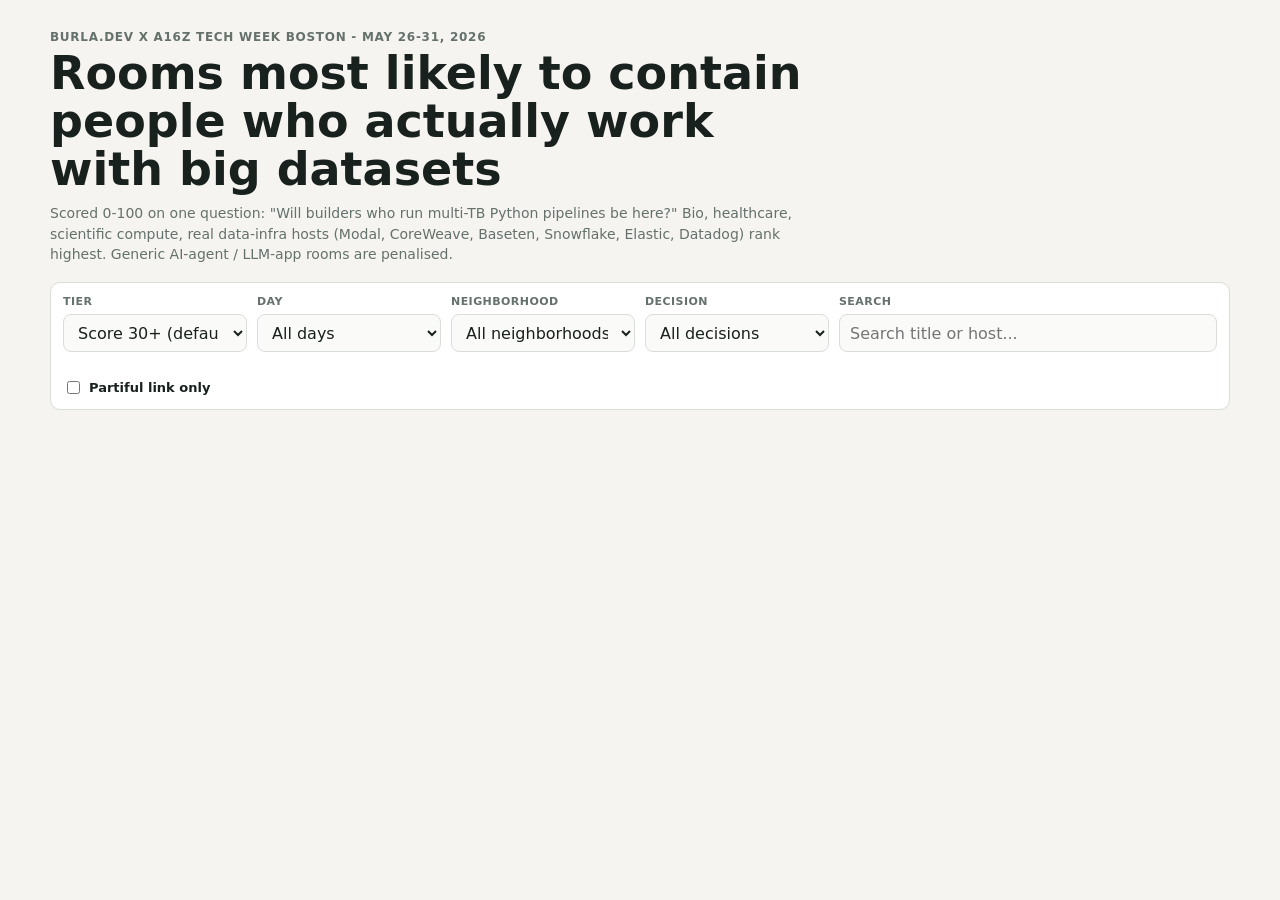
<file: index.template.html>
<!doctype html>
<html lang="en">
  <head>
    <meta charset="utf-8">
    <meta name="viewport" content="width=device-width, initial-scale=1">
    <title>Burla x a16z Tech Week Boston</title>
    <link rel="stylesheet" href="styles.css">
  </head>
  <body>
    <main class="page">
      <header class="page-head">
        <div>
          <p class="eyebrow">Burla.dev x a16z Tech Week Boston - May 26-31, 2026</p>
          <h1>Rooms most likely to contain people who actually work with big datasets</h1>
          <p class="lede">Scored 0-100 on one question: "Will builders who run multi-TB Python pipelines be here?" Bio, healthcare, scientific compute, real data-infra hosts (Modal, CoreWeave, Baseten, Snowflake, Elastic, Datadog) rank highest. Generic AI-agent / LLM-app rooms are penalised.</p>
        </div>
        <div class="decision-counts" id="decisionCounts"></div>
      </header>

      <section class="filters">
        <div class="filter-group">
          <label for="tier">Tier</label>
          <select id="tier">
            <option value="actionable">Score 30+ (default)</option>
            <option value="all">Everything (334)</option>
            <option value="Top Burla Target">Top Burla Target</option>
            <option value="Strong Fit">Strong Fit</option>
            <option value="Worth Trying">Worth Trying</option>
            <option value="Soft / Adjacent">Soft / Adjacent</option>
            <option value="Off-Topic">Off-Topic</option>
          </select>
        </div>
        <div class="filter-group">
          <label for="day">Day</label>
          <select id="day">
            <option value="">All days</option>
          </select>
        </div>
        <div class="filter-group">
          <label for="neighborhood">Neighborhood</label>
          <select id="neighborhood">
            <option value="">All neighborhoods</option>
          </select>
        </div>
        <div class="filter-group">
          <label for="decision">Decision</label>
          <select id="decision">
            <option value="">All decisions</option>
            <option value="Interested">Only Interested</option>
            <option value="Maybe">Only Maybe</option>
            <option value="Not">Only Not</option>
            <option value="Unmarked">Only Unmarked</option>
          </select>
        </div>
        <div class="filter-group grow">
          <label for="search">Search</label>
          <input id="search" type="search" placeholder="Search title or host...">
        </div>
        <div class="filter-group">
          <label class="checkbox">
            <input id="partifulOnly" type="checkbox">
            Partiful link only
          </label>
        </div>
      </section>

      <p class="result-count" id="resultCount"></p>

      <div class="people-list" id="peopleList" aria-live="polite"></div>
    </main>

    <script type="application/json" id="events-data">__EVENTS_JSON__</script>
    <script src="app.js"></script>
  </body>
</html>
</file>
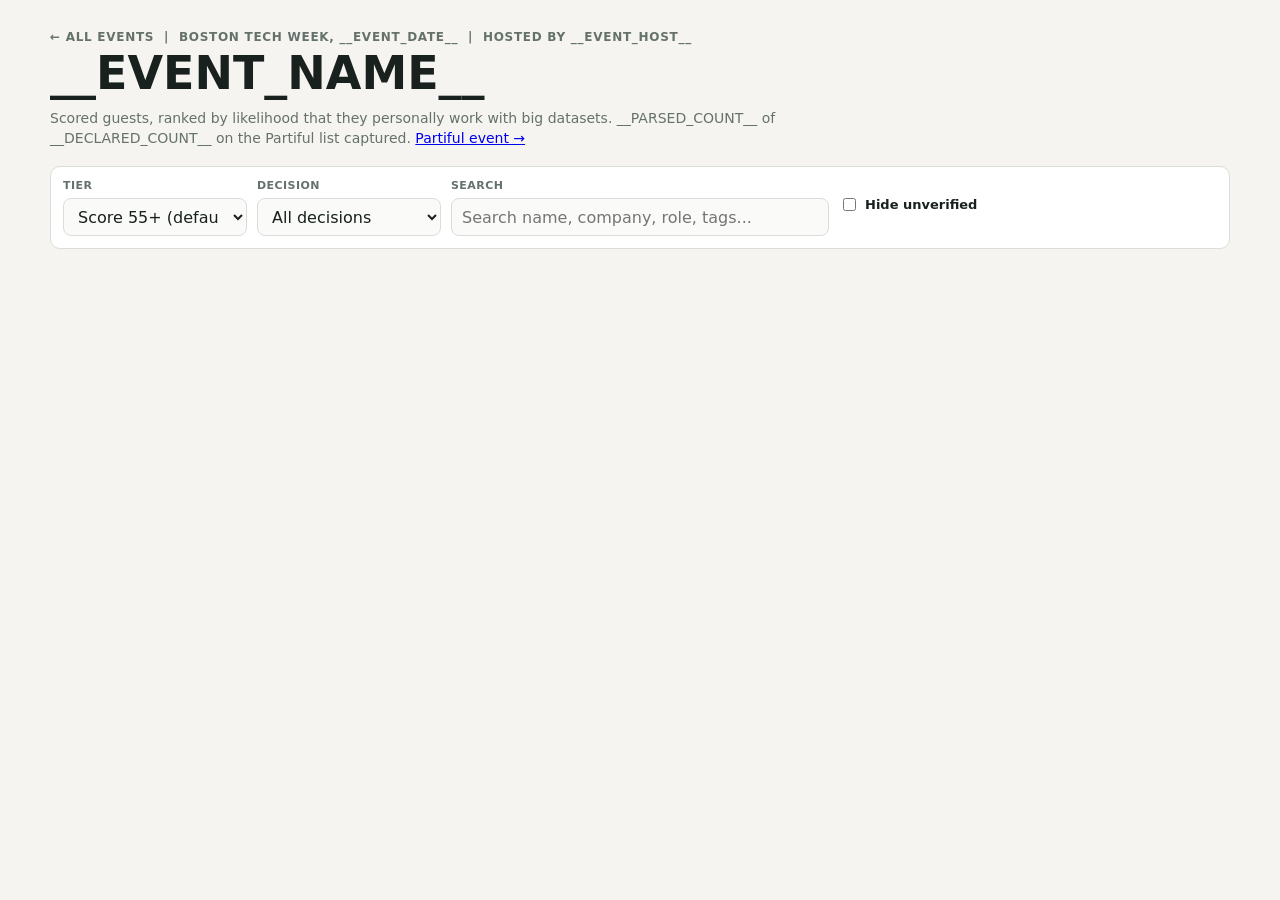
<file: phase2_guests/guest_template.html>
<!doctype html>
<html lang="en">
  <head>
    <meta charset="utf-8">
    <meta name="viewport" content="width=device-width, initial-scale=1">
    <title>__EVENT_NAME__ - Scored guests</title>
    <link rel="stylesheet" href="../styles.css">
  </head>
  <body>
    <main class="page">
      <header class="page-head">
        <div>
          <p class="eyebrow"><a href="../index.html" class="back-link">&larr; All events</a> &nbsp;|&nbsp; Boston Tech Week, __EVENT_DATE__ &nbsp;|&nbsp; Hosted by __EVENT_HOST__</p>
          <h1>__EVENT_NAME__</h1>
          <p class="lede">Scored guests, ranked by likelihood that they personally work with big datasets. __PARSED_COUNT__ of __DECLARED_COUNT__ on the Partiful list captured. <a href="__EVENT_PARTIFUL__" target="_blank" rel="noreferrer">Partiful event &rarr;</a></p>
        </div>
        <div class="decision-counts" id="decisionCounts"></div>
      </header>

      <section class="filters">
        <div class="filter-group">
          <label for="tier">Tier</label>
          <select id="tier">
            <option value="actionable">Score 55+ (default)</option>
            <option value="all">Everyone</option>
            <option value="top">90+ (top targets)</option>
            <option value="strong">75-89 (strong fit)</option>
            <option value="aware">55-74 (data-aware)</option>
            <option value="other">Below 55</option>
          </select>
        </div>
        <div class="filter-group">
          <label for="decision">Decision</label>
          <select id="decision">
            <option value="">All decisions</option>
            <option value="Interested">Only Interested</option>
            <option value="Maybe">Only Maybe</option>
            <option value="Not">Only Not</option>
            <option value="Unmarked">Only Unmarked</option>
          </select>
        </div>
        <div class="filter-group grow">
          <label for="search">Search</label>
          <input id="search" type="search" placeholder="Search name, company, role, tags...">
        </div>
        <div class="filter-group">
          <label class="checkbox">
            <input id="hideUnverified" type="checkbox">
            Hide unverified
          </label>
        </div>
      </section>

      <p class="result-count" id="resultCount"></p>

      <div class="people-list" id="peopleList" aria-live="polite"></div>
    </main>

    <script type="application/json" id="guests-data">__GUESTS_JSON__</script>
    <script src="guests_app.js"></script>
  </body>
</html>
</file>
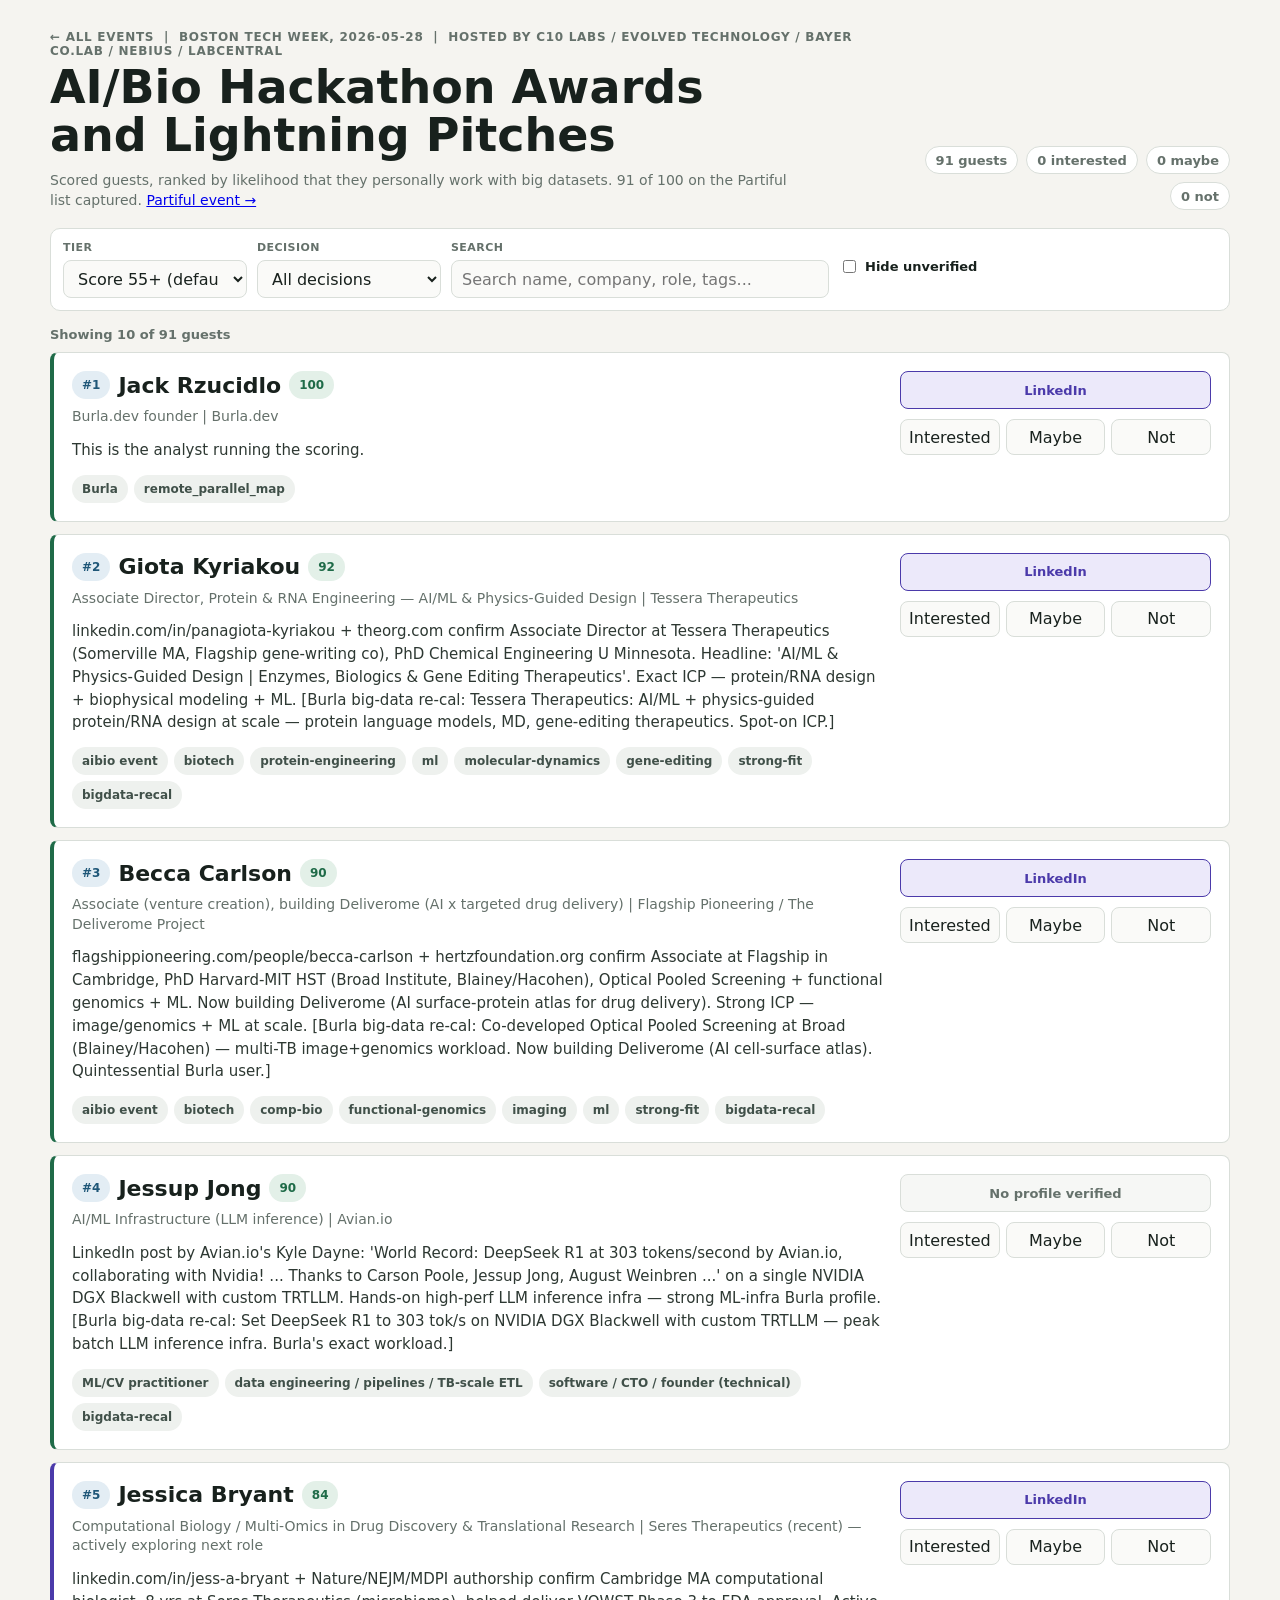
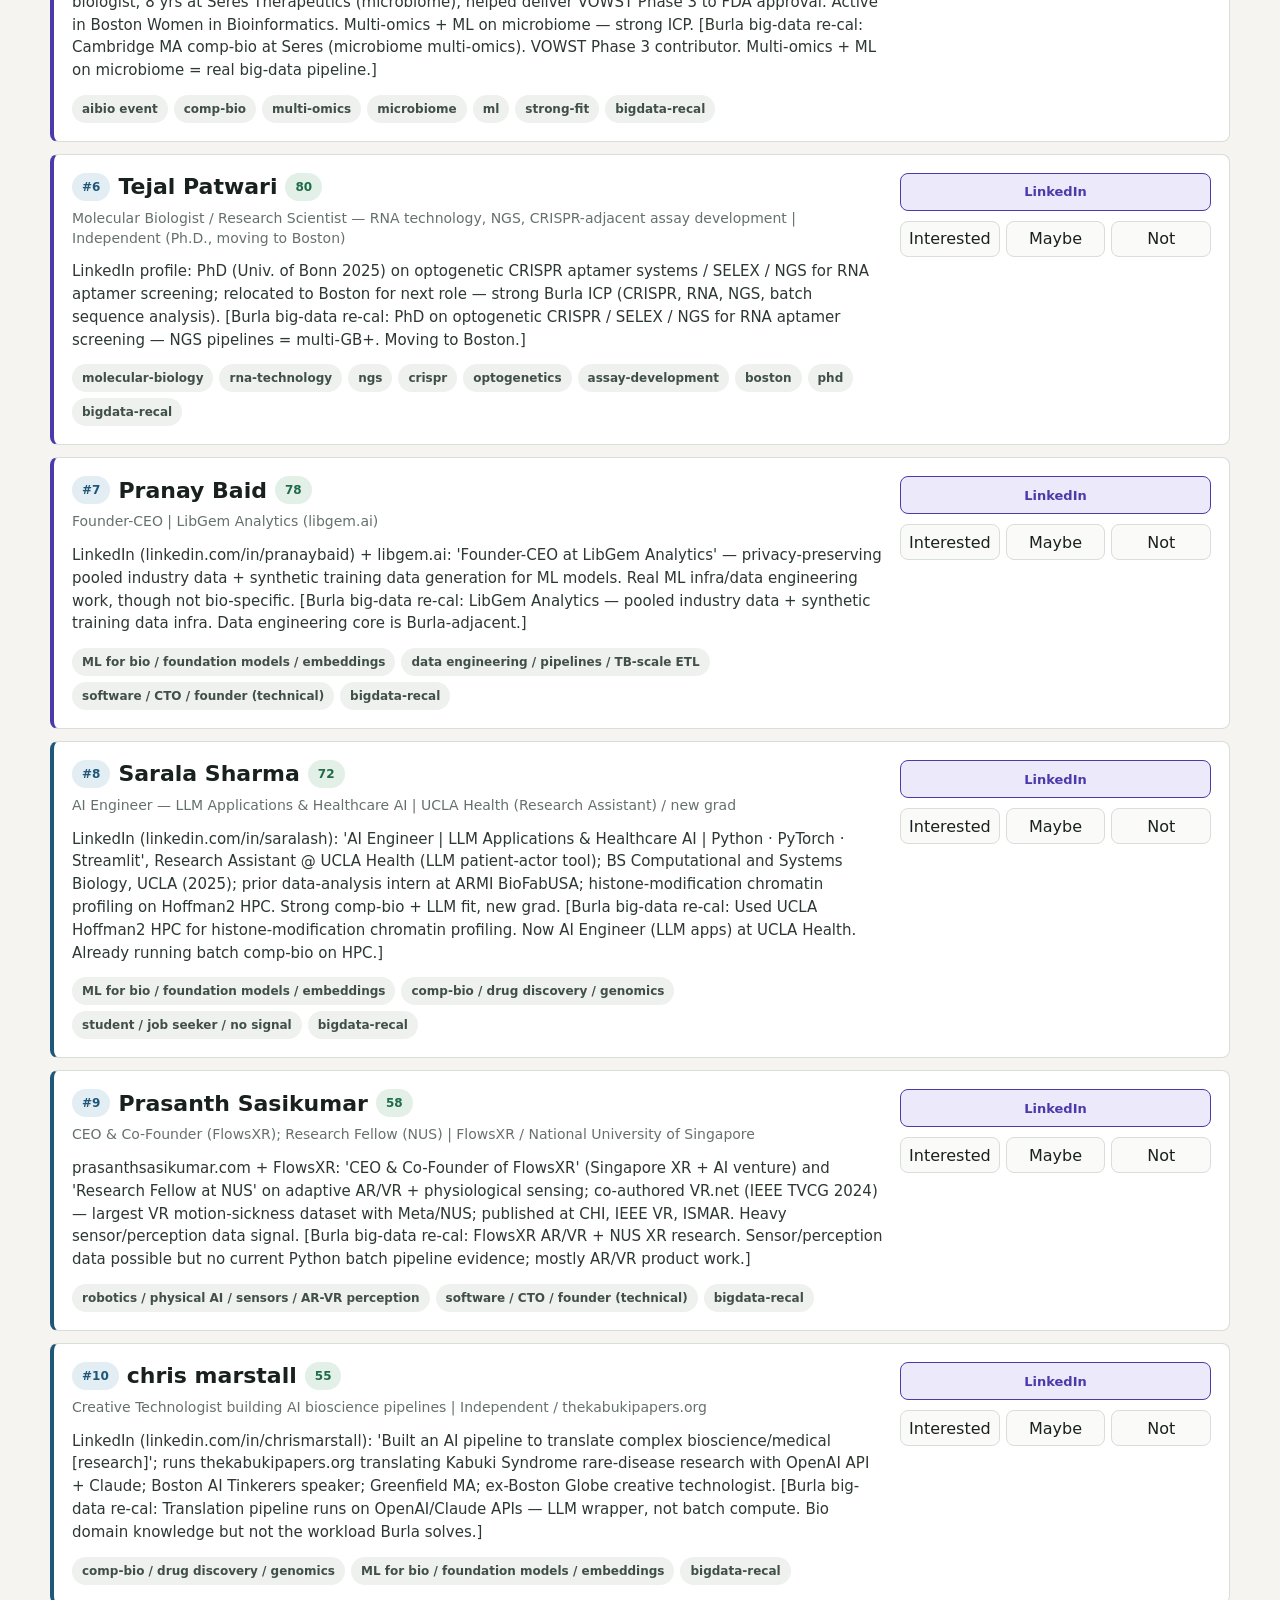
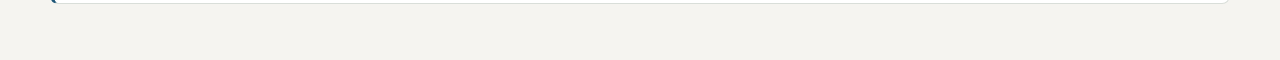
<file: phase2_guests/guests-aibio_hackathon.html>
<!doctype html>
<html lang="en">
  <head>
    <meta charset="utf-8">
    <meta name="viewport" content="width=device-width, initial-scale=1">
    <title>AI/Bio Hackathon Awards and Lightning Pitches - Scored guests</title>
    <link rel="stylesheet" href="../styles.css">
  </head>
  <body>
    <main class="page">
      <header class="page-head">
        <div>
          <p class="eyebrow"><a href="../index.html" class="back-link">&larr; All events</a> &nbsp;|&nbsp; Boston Tech Week, 2026-05-28 &nbsp;|&nbsp; Hosted by C10 Labs / Evolved Technology / Bayer Co.Lab / Nebius / LabCentral</p>
          <h1>AI/Bio Hackathon Awards and Lightning Pitches</h1>
          <p class="lede">Scored guests, ranked by likelihood that they personally work with big datasets. 91 of 100 on the Partiful list captured. <a href="https://partiful.com/e/XtABb8m1oJkDVZ81Ahxj" target="_blank" rel="noreferrer">Partiful event &rarr;</a></p>
        </div>
        <div class="decision-counts" id="decisionCounts"></div>
      </header>

      <section class="filters">
        <div class="filter-group">
          <label for="tier">Tier</label>
          <select id="tier">
            <option value="actionable">Score 55+ (default)</option>
            <option value="all">Everyone</option>
            <option value="top">90+ (top targets)</option>
            <option value="strong">75-89 (strong fit)</option>
            <option value="aware">55-74 (data-aware)</option>
            <option value="other">Below 55</option>
          </select>
        </div>
        <div class="filter-group">
          <label for="decision">Decision</label>
          <select id="decision">
            <option value="">All decisions</option>
            <option value="Interested">Only Interested</option>
            <option value="Maybe">Only Maybe</option>
            <option value="Not">Only Not</option>
            <option value="Unmarked">Only Unmarked</option>
          </select>
        </div>
        <div class="filter-group grow">
          <label for="search">Search</label>
          <input id="search" type="search" placeholder="Search name, company, role, tags...">
        </div>
        <div class="filter-group">
          <label class="checkbox">
            <input id="hideUnverified" type="checkbox">
            Hide unverified
          </label>
        </div>
      </section>

      <p class="result-count" id="resultCount"></p>

      <div class="people-list" id="peopleList" aria-live="polite"></div>
    </main>

    <script type="application/json" id="guests-data">{"event_id": "aibio_hackathon", "event_name": "AI/Bio Hackathon Awards and Lightning Pitches", "event_partiful": "https://partiful.com/e/XtABb8m1oJkDVZ81Ahxj", "event_host": "C10 Labs / Evolved Technology / Bayer Co.Lab / Nebius / LabCentral", "event_date": "2026-05-28", "declared_count": 100, "parsed_count": 91, "guests": [{"name": "Jack Rzucidlo", "raw_display": "Jack Rzucidlo", "company": "Burla.dev", "role": "Burla.dev founder", "score": 100, "linkedin": "https://www.linkedin.com/in/jack-rzucidlo/", "tags": ["Burla", "remote_parallel_map"], "evidence": "This is the analyst running the scoring.", "needs_verification": false}, {"name": "Giota Kyriakou", "raw_display": "Giota Kyriakou", "company": "Tessera Therapeutics", "role": "Associate Director, Protein & RNA Engineering \u2014 AI/ML & Physics-Guided Design", "score": 92, "linkedin": "https://www.linkedin.com/in/panagiota-kyriakou", "tags": ["aibio event", "biotech", "protein-engineering", "ml", "molecular-dynamics", "gene-editing", "strong-fit", "bigdata-recal"], "evidence": "linkedin.com/in/panagiota-kyriakou + theorg.com confirm Associate Director at Tessera Therapeutics (Somerville MA, Flagship gene-writing co), PhD Chemical Engineering U Minnesota. Headline: 'AI/ML & Physics-Guided Design | Enzymes, Biologics & Gene Editing Therapeutics'. Exact ICP \u2014 protein/RNA design + biophysical modeling + ML. [Burla big-data re-cal: Tessera Therapeutics: AI/ML + physics-guided protein/RNA design at scale \u2014 protein language models, MD, gene-editing therapeutics. Spot-on ICP.]", "needs_verification": false}, {"name": "Becca Carlson", "raw_display": "Becca Carlson", "company": "Flagship Pioneering / The Deliverome Project", "role": "Associate (venture creation), building Deliverome (AI x targeted drug delivery)", "score": 90, "linkedin": "https://www.linkedin.com/in/beccajcarlson", "tags": ["aibio event", "biotech", "comp-bio", "functional-genomics", "imaging", "ml", "strong-fit", "bigdata-recal"], "evidence": "flagshippioneering.com/people/becca-carlson + hertzfoundation.org confirm Associate at Flagship in Cambridge, PhD Harvard-MIT HST (Broad Institute, Blainey/Hacohen), Optical Pooled Screening + functional genomics + ML. Now building Deliverome (AI surface-protein atlas for drug delivery). Strong ICP \u2014 image/genomics + ML at scale. [Burla big-data re-cal: Co-developed Optical Pooled Screening at Broad (Blainey/Hacohen) \u2014 multi-TB image+genomics workload. Now building Deliverome (AI cell-surface atlas). Quintessential Burla user.]", "needs_verification": false}, {"name": "Jessup Jong", "raw_display": "Jessup Jong", "company": "Avian.io", "role": "AI/ML Infrastructure (LLM inference)", "score": 90, "linkedin": "", "tags": ["ML/CV practitioner", "data engineering / pipelines / TB-scale ETL", "software / CTO / founder (technical)", "bigdata-recal"], "evidence": "LinkedIn post by Avian.io's Kyle Dayne: 'World Record: DeepSeek R1 at 303 tokens/second by Avian.io, collaborating with Nvidia! ... Thanks to Carson Poole, Jessup Jong, August Weinbren ...' on a single NVIDIA DGX Blackwell with custom TRTLLM. Hands-on high-perf LLM inference infra \u2014 strong ML-infra Burla profile. [Burla big-data re-cal: Set DeepSeek R1 to 303 tok/s on NVIDIA DGX Blackwell with custom TRTLLM \u2014 peak batch LLM inference infra. Burla's exact workload.]", "needs_verification": false}, {"name": "Jessica Bryant", "raw_display": "Jessica Bryant", "company": "Seres Therapeutics (recent) \u2014 actively exploring next role", "role": "Computational Biology / Multi-Omics in Drug Discovery & Translational Research", "score": 84, "linkedin": "https://www.linkedin.com/in/jess-a-bryant", "tags": ["aibio event", "comp-bio", "multi-omics", "microbiome", "ml", "strong-fit", "bigdata-recal"], "evidence": "linkedin.com/in/jess-a-bryant + Nature/NEJM/MDPI authorship confirm Cambridge MA computational biologist, 8 yrs at Seres Therapeutics (microbiome), helped deliver VOWST Phase 3 to FDA approval. Active in Boston Women in Bioinformatics. Multi-omics + ML on microbiome \u2014 strong ICP. [Burla big-data re-cal: Cambridge MA comp-bio at Seres (microbiome multi-omics). VOWST Phase 3 contributor. Multi-omics + ML on microbiome = real big-data pipeline.]", "needs_verification": false}, {"name": "Tejal Patwari", "raw_display": "Tejal Patwari", "company": "Independent (Ph.D., moving to Boston)", "role": "Molecular Biologist / Research Scientist \u2014 RNA technology, NGS, CRISPR-adjacent assay development", "score": 80, "linkedin": "https://www.linkedin.com/in/tejalpatwari5", "tags": ["molecular-biology", "rna-technology", "ngs", "crispr", "optogenetics", "assay-development", "boston", "phd", "bigdata-recal"], "evidence": "LinkedIn profile: PhD (Univ. of Bonn 2025) on optogenetic CRISPR aptamer systems / SELEX / NGS for RNA aptamer screening; relocated to Boston for next role \u2014 strong Burla ICP (CRISPR, RNA, NGS, batch sequence analysis). [Burla big-data re-cal: PhD on optogenetic CRISPR / SELEX / NGS for RNA aptamer screening \u2014 NGS pipelines = multi-GB+. Moving to Boston.]", "needs_verification": false}, {"name": "Pranay Baid", "raw_display": "Pranay Baid", "company": "LibGem Analytics (libgem.ai)", "role": "Founder-CEO", "score": 78, "linkedin": "https://linkedin.com/in/pranaybaid", "tags": ["ML for bio / foundation models / embeddings", "data engineering / pipelines / TB-scale ETL", "software / CTO / founder (technical)", "bigdata-recal"], "evidence": "LinkedIn (linkedin.com/in/pranaybaid) + libgem.ai: 'Founder-CEO at LibGem Analytics' \u2014 privacy-preserving pooled industry data + synthetic training data generation for ML models. Real ML infra/data engineering work, though not bio-specific. [Burla big-data re-cal: LibGem Analytics \u2014 pooled industry data + synthetic training data infra. Data engineering core is Burla-adjacent.]", "needs_verification": false}, {"name": "Sarala Sharma", "raw_display": "Sarala Sharma", "company": "UCLA Health (Research Assistant) / new grad", "role": "AI Engineer \u2014 LLM Applications & Healthcare AI", "score": 72, "linkedin": "https://linkedin.com/in/saralash", "tags": ["ML for bio / foundation models / embeddings", "comp-bio / drug discovery / genomics", "student / job seeker / no signal", "bigdata-recal"], "evidence": "LinkedIn (linkedin.com/in/saralash): 'AI Engineer | LLM Applications & Healthcare AI | Python \u00b7 PyTorch \u00b7 Streamlit', Research Assistant @ UCLA Health (LLM patient-actor tool); BS Computational and Systems Biology, UCLA (2025); prior data-analysis intern at ARMI BioFabUSA; histone-modification chromatin profiling on Hoffman2 HPC. Strong comp-bio + LLM fit, new grad. [Burla big-data re-cal: Used UCLA Hoffman2 HPC for histone-modification chromatin profiling. Now AI Engineer (LLM apps) at UCLA Health. Already running batch comp-bio on HPC.]", "needs_verification": false}, {"name": "Prasanth Sasikumar", "raw_display": "Prasanth Sasikumar", "company": "FlowsXR / National University of Singapore", "role": "CEO & Co-Founder (FlowsXR); Research Fellow (NUS)", "score": 58, "linkedin": "https://www.linkedin.com/in/prasanthsasikumar", "tags": ["robotics / physical AI / sensors / AR-VR perception", "software / CTO / founder (technical)", "bigdata-recal"], "evidence": "prasanthsasikumar.com + FlowsXR: 'CEO & Co-Founder of FlowsXR' (Singapore XR + AI venture) and 'Research Fellow at NUS' on adaptive AR/VR + physiological sensing; co-authored VR.net (IEEE TVCG 2024) \u2014 largest VR motion-sickness dataset with Meta/NUS; published at CHI, IEEE VR, ISMAR. Heavy sensor/perception data signal. [Burla big-data re-cal: FlowsXR AR/VR + NUS XR research. Sensor/perception data possible but no current Python batch pipeline evidence; mostly AR/VR product work.]", "needs_verification": false}, {"name": "chris marstall", "raw_display": "chris marstall", "company": "Independent / thekabukipapers.org", "role": "Creative Technologist building AI bioscience pipelines", "score": 55, "linkedin": "https://linkedin.com/in/chrismarstall", "tags": ["comp-bio / drug discovery / genomics", "ML for bio / foundation models / embeddings", "bigdata-recal"], "evidence": "LinkedIn (linkedin.com/in/chrismarstall): 'Built an AI pipeline to translate complex bioscience/medical [research]'; runs thekabukipapers.org translating Kabuki Syndrome rare-disease research with OpenAI API + Claude; Boston AI Tinkerers speaker; Greenfield MA; ex-Boston Globe creative technologist. [Burla big-data re-cal: Translation pipeline runs on OpenAI/Claude APIs \u2014 LLM wrapper, not batch compute. Bio domain knowledge but not the workload Burla solves.]", "needs_verification": false}, {"name": "elan pavlov", "raw_display": "elan pavlov", "company": "Independent / Good Judgment (Superforecaster)", "role": "Computer scientist (MIT postdoc, theoretical CS PhD)", "score": 52, "linkedin": "", "tags": ["aibio event", "ML / AI", "computational biology", "bigdata-recal"], "evidence": "goodjudgment.com + mathgenealogy: PhD theoretical CS (Hebrew U), MIT behavioral economics postdoc; published AAAI/ALT on ML; explicitly works in computational biology, ML and algorithms. Strong technical/comp-bio fit. [Burla big-data re-cal: MIT postdoc theoretical CS + Good Judgment superforecaster. Comp-bio publication adjacency but no big-data workload.]", "needs_verification": false}, {"name": "Charles Mbata", "raw_display": "Charles Mbata", "company": "MyMonitor.Ai", "role": "Founder & CEO", "score": 52, "linkedin": "https://linkedin.com/in/charles-mbata", "tags": ["ML for bio / foundation models / embeddings", "software / CTO / founder (technical)", "engineering-adjacent / product technical", "bigdata-recal"], "evidence": "LinkedIn (linkedin.com/in/charles-mbata) + mymonitor.ai: 'Founder & CEO of MyMonitor.ai' \u2014 AI multispectral skin imaging; on-device CNN/RNN/GNN models for melanin-aware lesion scoring; also co-founded MetalDrug.com (computational drug innovation). Hands-on ML for healthcare/dermatology + comp drug platform. [Burla big-data re-cal: MyMonitor.AI does ON-DEVICE CNN/RNN/GNN \u2014 on-device implies small models, not Burla scale. MetalDrug.com side is more interesting but unclear.]", "needs_verification": false}, {"name": "Ackshay Nagamallu Rajasekar", "raw_display": "Ackshay Nagamallu Rajasekar", "company": "Northeastern University", "role": "Graduate Student \u2014 Data Scientist / ML Engineer", "score": 50, "linkedin": "", "tags": ["northeastern", "ml-engineer", "graduate-student", "python", "bigdata-recal"], "evidence": "Babson Generator Build-a-thon 2026 participant profile lists him as Northeastern Graduate Student, Data Scientist/ML Engineer (Python, ML, Data Analysis, Health & Fitness Tech). [Burla big-data re-cal: NEU grad student / data scientist \u2014 plausible future user but early.]", "needs_verification": false}, {"name": "YU CHEN", "raw_display": "YU CHEN", "company": "", "role": "", "score": 50, "linkedin": "", "tags": ["aibio event", "unverified"], "evidence": "Multiple plausible Yu Chens \u2014 strongest bio-event match is Yu Chen, postdoc in Hailiang Huang lab at Broad/ATGU/MGH (psychiatric-disorder structural variants, Asian vs EUR populations); but also Yu Chen, Exec Director BD @ WuXi AppTec (Boston). Cannot disambiguate confidently from Partiful display alone.", "needs_verification": true}, {"name": "Nicholas Zolton", "raw_display": "Nicholas Zolton", "company": "Max AI (current); ex-Happyverse", "role": "Software Engineer", "score": 48, "linkedin": "https://linkedin.com/in/nicholaszolton", "tags": ["software / CTO / founder (technical)", "ML/CV practitioner", "bigdata-recal"], "evidence": "LinkedIn (linkedin.com/in/nicholaszolton): 'Software Engineer at Max AI'; previously at Happyverse (AI avatars / video AI, $2M pre-seed, Village Global & Jeff Dean backed); UTD CS alum, ex-Walmart Global Tech. Technical AI SWE, not bio. [Burla big-data re-cal: SWE at Max AI / ex-Happyverse (AI avatars / video chat). Product code, not big-data Python.]", "needs_verification": false}, {"name": "Wesley Suen", "raw_display": "Wesley Suen", "company": "MIT (Biology PhD program)", "role": "Biology PhD student (incoming 2025); Stanford MS Biology/Health Policy", "score": 48, "linkedin": "https://linkedin.com/in/yat-chun-wesley-suen", "tags": ["aibio event", "bio PhD student", "biotech investing", "bigdata-recal"], "evidence": "LinkedIn: MIT Biology PhD 2025-present, Stanford MS Biology + Health Policy, UChicago Econ; biotech equity research/investing background. Technical biologist at MIT with comp-bio adjacency. [Burla big-data re-cal: Biology PhD just starting at MIT + biotech-investing background. Future user possible but no current pipeline.]", "needs_verification": false}, {"name": "Ryan Nie", "raw_display": "Ryan Nie", "company": "Boston University / Georgia Tech (MSCS)", "role": "AI Data Scientist / Engineer (student)", "score": 48, "linkedin": "https://linkedin.com/in/ryanznie", "tags": ["ML/CV practitioner", "software / CTO / founder (technical)", "student / job seeker / no signal", "bigdata-recal"], "evidence": "ryanznie.github.io + GitHub @ryanznie: 'AI data scientist / engineer curious about LLMs, physics'; BS Physics + Stats @ BU, MSCS @ Georgia Tech; Sundai Club hackathon builder (InkLens OCR with LLMs); led BU ML/AI workshop. Technical builder but student profile. [Burla big-data re-cal: BU physics+stats undergrad \u2192 GT MSCS. Student hackathon builder, future user.]", "needs_verification": false}, {"name": "Ameya Kharade", "raw_display": "Ameya Kharade", "company": "Nashua High School South (student); Univ. of Pittsburgh Dept. of Psychiatry (research collab)", "role": "High School Student \u2014 AI for neurodegenerative-disease detection & mental-health diagnostics", "score": 48, "linkedin": "", "tags": ["high-school-student", "ai-bio-research", "isef-finalist", "fmri", "neuro-ai", "mit-collab", "pitt-psychiatry", "bigdata-recal"], "evidence": "Neurology World Conf + Pitt Psychiatry Research Day + Regeneron ISEF 2025: 16yo Nashua HS South junior, built CLIMB (rs-fMRI brain-aging CNN + curriculum learning), MIT & Pitt Psychiatry collabs; 2025 ISEF finalist. [Burla big-data re-cal: Nashua HS junior + ISEF finalist fMRI CNN \u2014 impressive but student.]", "needs_verification": false}, {"name": "Yuvanguru B", "raw_display": "Yuvanguru B", "company": "Nashua High School South (student)", "role": "High School Student \u2014 AI/medical research (ACCESS-AD Alzheimer's screening; brain-tumor CLIP/latent-diffusion)", "score": 48, "linkedin": "", "tags": ["high-school-student", "ai-medical-research", "isef-finalist", "deep-learning", "alzheimers", "bigdata-recal"], "evidence": "Nashua Telegraph + NHSEE + Regeneron ISEF 2025: Yuvanguru Balagurumoorthy, Nashua HS South sophomore, built ACCESS-AD ($300 Alzheimer's screening), ISEF finalist for NeuroGen CLIP-guided diffusion brain-tumor classifier; 3M Young Scientist 2023. [Burla big-data re-cal: Nashua HS sophomore + ISEF finalist Alzheimer's screener \u2014 impressive but student.]", "needs_verification": false}, {"name": "Mary Roane", "raw_display": "Mary Roane", "company": "Siemens Healthineers (former)", "role": "Global Program Management (medical diagnostics)", "score": 48, "linkedin": "https://www.linkedin.com/in/marybroane", "tags": ["medical-diagnostics", "program-management", "siemens"], "evidence": "Sathish Ramaswamy LinkedIn recommendation references Mary Roane (linkedin.com/in/marybroane) as Global Program Management lead at Siemens Healthineers \u2014 diagnostics PM, not deep-tech ICP.", "needs_verification": true}, {"name": "Debesh Subhendu Biswas", "raw_display": "Debesh Subhendu Biswas", "company": "Boston University", "role": "MS Artificial Intelligence (grad student)", "score": 48, "linkedin": "https://linkedin.com/in/debesh0611", "tags": ["aibio event", "AI grad student"], "evidence": "LinkedIn: Master's in AI at Boston University, Boston, MA. Technical AI student but no demonstrated big-data / bio pipeline track record.", "needs_verification": false}, {"name": "Henry Liu", "raw_display": "Henry Liu", "company": "", "role": "", "score": 45, "linkedin": "", "tags": ["engineering-adjacent / product technical", "unverified"], "evidence": "Multiple plausible Henry Liu matches (Rocket Pharmaceuticals QC/Bioassay senior mgr in cell-and-gene therapy; Penn anesthesiology professor; others) \u2014 none can be tied confidently to the '10+ years R&D and commercialization' Partiful bio. Conservative score pending verification.", "needs_verification": true}, {"name": "Marnu van Niekerk", "raw_display": "Marnu van Niekerk", "company": "", "role": "Likely Boston New Technology (BNT) community member", "score": 45, "linkedin": "", "tags": ["aibio event", "boston-tech-community", "unverified"], "evidence": "Repeated co-tags with Boston New Technology (BNT) crew in LinkedIn posts by Esra Eisa, Josiah Butler \u2014 suggests active Boston tech community member building/hacking. Datanyze lists a 'Marnu Van Niekerk' as Fitt Turbo Machinery manager (industrial, Australia) \u2014 probably different person. Identity not confidently resolved.", "needs_verification": true}, {"name": "Rohan Arya Gondi", "raw_display": "Rohan Arya Gondi", "company": "Yale University", "role": "Undergrad (Biomedical Engineering) \u2014 stem cell research & wearables interest", "score": 45, "linkedin": "", "tags": ["aibio event", "student", "bme", "wearables"], "evidence": "yalebulldogs.com/sports/mens-squash/roster/rohan-arya-gondi confirms Yale sophomore, men's squash team. Oakridge.in profile: 'set to attend Yale University, majoring in Biomedical engineering with a focus on stem cell research and wearables.' Student, no track record yet \u2014 light medium.", "needs_verification": false}, {"name": "Rameen Rao", "raw_display": "Rameen Rao", "company": "NeuraLog AI", "role": "Founder, MBBS \u2014 physician-scientist building AI for clinical research labs (neuro/psych)", "score": 45, "linkedin": "https://www.linkedin.com/in/rameen-rao", "tags": ["founder", "physician-scientist", "llm-clinical", "neuralog-ai", "neurology", "psychiatry"], "evidence": "Public LinkedIn post (neuralogai.io): Dr. Rameen Rao, MBBS, founder of NeuraLog AI \u2014 LLM extraction of psych/neuro scales from clinical notes, JHU Clinical Trials Ops certified; LLM-on-notes builder per Burla rubric (not batch big-data ICP).", "needs_verification": true}, {"name": "Duc Tran", "raw_display": "Duc Tran", "company": "", "role": "", "score": 43, "linkedin": "", "tags": ["unverified", "ambiguous"], "evidence": "Multiple candidates: Duc A. Tran (UMass Boston CS prof, decentralized ML) vs. Duc Tran (WashU bioinformatics, single-cell/3D genomics). Cannot disambiguate confidently.", "needs_verification": true}, {"name": "Yi Li", "raw_display": "Yi Li", "company": "", "role": "", "score": 43, "linkedin": "", "tags": ["unverified", "ambiguous"], "evidence": "Very common name; multiple plausible candidates (Alex Yi Li @Ailux AI-drug discovery, Yicong Li @Harvard AI/bioeng, Yi Li @Boston Scientific preclinical, JHU PhD) \u2014 cannot confidently attribute.", "needs_verification": true}, {"name": "Shilpa Jain", "raw_display": "Shilpa Jain", "company": "", "role": "", "score": 43, "linkedin": "", "tags": ["unverified", "ambiguous"], "evidence": "Multiple Shilpa Jains (BU Questrom MBA student finance, AstraZeneca supply chain, Alternates.ai founder); no confident AI/Bio hackathon link.", "needs_verification": true}, {"name": "David Sun", "raw_display": "David Sun", "company": "", "role": "", "score": 43, "linkedin": "", "tags": ["unverified", "ambiguous"], "evidence": "Multiple plausible Boston-area candidates: David Sun Kong (MIT Media Lab synthetic biologist, strong fit) vs. David Sun MSEM (ElevateBio process engineer, medium fit) vs. other; cannot disambiguate.", "needs_verification": true}, {"name": "Phillips Le", "raw_display": "Phillips Le", "company": "Northeastern University / Boston University (student)", "role": "Undergraduate hackathon builder", "score": 42, "linkedin": "", "tags": ["aibio event", "student", "hackathon-builder", "healthtech-cv", "bigdata-recal"], "evidence": "LinkedIn posts (johnathan-oneal, mehr-anand) credit 'Phillips Le' as REBOUND teammate at HackHealth 2026 (Northeastern) \u2014 frontend lead using YOLOv8 pose-estimation + Gemini for injury rehab. Also listed on BU Spark! Care Atlas (healthcare data viz). Student-level CV/AI builder, no batch-compute signal. [Burla big-data re-cal: Northeastern undergrad. Hackathon CV builder (YOLOv8). Student-level.]", "needs_verification": false}, {"name": "Lawrence Weru", "raw_display": "Lawrence Weru", "company": "Commonwealth of Massachusetts \u2014 Executive Office of Technology Services and Security (EOTSS)", "role": "Accessibility Officer; ex-HMS HiDIVE Lab Associate in Biomedical Informatics", "score": 42, "linkedin": "https://www.linkedin.com/in/lawrenceweru", "tags": ["aibio event", "digital-accessibility", "biomedical-informatics", "policy", "low-medium-fit", "bigdata-recal"], "evidence": "linkedin.com/in/lawrenceweru + magazine.hms.harvard.edu confirm Harvard Medical School SM '23 (Media, Medicine & Health), 2 yrs Associate in Biomedical Informatics at HiDIVE Lab (Gehlenborg), now MA State Accessibility Officer. Focus on digital accessibility of life-sciences tools + AI inclusion \u2014 not batch compute / drug discovery scale. [Burla big-data re-cal: MA State Accessibility Officer / ex-HMS HiDIVE Lab \u2014 policy + accessibility focus.]", "needs_verification": false}, {"name": "Nghia Trang", "raw_display": "Nghia Trang", "company": "Northeastern University (student) \u2014 REBOUND team / AIR Health intern", "role": "Undergraduate hackathon builder \u2014 backend/CV (Supabase, ROM integration)", "score": 42, "linkedin": "", "tags": ["aibio event", "student", "hackathon-builder", "healthtech-cv", "bigdata-recal"], "evidence": "LinkedIn posts (johnathan-oneal, mehr-anand) credit 'Nghia Trang' as REBOUND co-builder at HackHealth 2026 (Northeastern) \u2014 ROM integration, Supabase backend, Gemini speech + YOLOv8 pose. Team joining AIR Health internship. Student-level CV/AI builder; light medium fit. [Burla big-data re-cal: Northeastern undergrad teammate of Phillips Le. Student-level.]", "needs_verification": false}, {"name": "Francesca Grippa", "raw_display": "Francesca Grippa", "company": "Northeastern University, College of Professional Studies", "role": "Senior Associate Dean of Research; Professor of Business Innovation; MIT Media Lab Affiliate", "score": 42, "linkedin": "https://www.linkedin.com/in/grippa", "tags": ["academic", "innovation-networks", "social-computing", "northeastern", "mit-media-lab", "bigdata-recal"], "evidence": "Northeastern CPS faculty page + Google Scholar: PhD, professor of business innovation; research is collaborative-innovation networks / NLP for business \u2014 not biotech/comp-bio ICP. [Burla big-data re-cal: Northeastern Sr Assoc Dean of Research \u2014 academic, business-innovation networks. Not Python pipeline.]", "needs_verification": false}, {"name": "Sarah Golden", "raw_display": "Sarah Golden", "company": "UC Berkeley (student); Cybersecurity Clinic", "role": "CS & Public Policy New Grad; AI Security Consultant", "score": 42, "linkedin": "https://linkedin.com/in/sarah-golden-548157210", "tags": ["software / CTO / founder (technical)", "student / job seeker / no signal"], "evidence": "LinkedIn (linkedin.com/in/sarah-golden-548157210): 'Computer Science & Public Policy @ UC Berkeley' (2022-2026), Student Technology Consultant + AI Security Consultant at UC Berkeley Cybersecurity Clinic; recent hackathon wins (Valid8 B2B-idea-validation AI agent). New grad, no batch-data signal.", "needs_verification": false}, {"name": "Nicole Huang", "raw_display": "Nicole Huang", "company": "", "role": "", "score": 42, "linkedin": "", "tags": ["aibio event", "unverified"], "evidence": "Multiple Nicole Huang LinkedIns (Boston Santander marketing data scientist; UCSF MD-PhD; Sirio Pharma talent). No distinctive Partiful bio signal to disambiguate. Conservative score pending verification.", "needs_verification": true}, {"name": "Salwa", "raw_display": "Salwa", "company": "", "role": "", "score": 42, "linkedin": "", "tags": ["unverified", "community / events / BD"], "evidence": "First-name-only Partiful entry. Closest plausible Boston-adjacent match is Salwa Nur Muhammad, Founder/CEO of FourthBrain (AI/ML training, Palo Alto), Harvard MA alum \u2014 edtech/community, not a batch-compute user. Identity not confidently resolvable from 'Salwa' alone.", "needs_verification": true}, {"name": "Cameron Cooper", "raw_display": "Cameron Cooper", "company": "", "role": "", "score": 42, "linkedin": "", "tags": ["aibio event", "unverified"], "evidence": "Multiple Cameron Coopers exist (Hoss founder/SVP Chia Network \u2014 not bio; Michigan undergrad data scientist NYC; AI consultant Georgia; Boston esthetician). No confident Boston AI/bio match. Conservative default.", "needs_verification": true}, {"name": "Nathaniel Taylor", "raw_display": "Nathaniel Taylor", "company": "", "role": "", "score": 42, "linkedin": "", "tags": ["aibio event", "unverified"], "evidence": "Possible match: Nathaniel Taylor, AI BD Manager at Colaberry (Boston data science consultancy) \u2014 generic AI/data sales role, not batch compute. Not confidently the right Nathaniel Taylor; common name. Conservative default.", "needs_verification": true}, {"name": "Sanjana S", "raw_display": "Sanjana S", "company": "", "role": "", "score": 42, "linkedin": "", "tags": ["aibio event", "unverified"], "evidence": "Multiple Boston-area Sanjana S candidates (UX/growth consultant; BU School of Medicine PhD in biological sciences w/ Tango Therapeutics co-op; BU MSCS w/ ML at NeurIPS/AAAI). Can't confidently disambiguate from 'Sanjana S' alone.", "needs_verification": true}, {"name": "Vikesh Patel", "raw_display": "Vikesh Patel", "company": "", "role": "", "score": 42, "linkedin": "", "tags": ["aibio event", "unverified"], "evidence": "Common name; candidates include UK pharma physician (Dr Vikesh Patel, AstraZeneca/global clinical dev \u2014 not Boston), CA defense systems engineer, MN/Meta AI/ML engineer (no Boston), Tesla SF. No confident Boston AI/bio match.", "needs_verification": true}, {"name": "Riley Lu", "raw_display": "Riley Lu", "company": "", "role": "", "score": 42, "linkedin": "", "tags": ["unverified"], "evidence": "No confident match across LinkedIn / web; common name, no Boston AI/Bio hackathon signal found.", "needs_verification": true}, {"name": "Yefan He", "raw_display": "Yefan He", "company": "", "role": "", "score": 42, "linkedin": "", "tags": ["unverified"], "evidence": "Only matches found are Zhejiang University agricultural-CV researcher (no Boston tie); no confident Boston-area Yefan He.", "needs_verification": true}, {"name": "LIN AN", "raw_display": "LIN AN", "company": "", "role": "", "score": 42, "linkedin": "", "tags": ["unverified"], "evidence": "Multiple ambiguous candidates (Na An / Lin An variants in Boston biotech); cannot confidently match.", "needs_verification": true}, {"name": "Jake Leb", "raw_display": "Jake Leb", "company": "", "role": "", "score": 42, "linkedin": "", "tags": ["unverified", "ambiguous"], "evidence": "Truncated name \u2014 no confident match (closest are Jake Lebowitz @Gunderson biotech finance, Jacob Leiby @Tempus AI imaging); cannot disambiguate.", "needs_verification": true}, {"name": "Surjan S Singh", "raw_display": "Surjan S Singh", "company": "", "role": "", "score": 42, "linkedin": "", "tags": ["aibio event", "ambiguous identity"], "evidence": "Possible match to Spira Inc. co-founder/COO (LA, CRISPR/algae food-tech, VCU mech-eng) per theorg.com/org/spira, but LA-based and identity not confirmed for Boston AI/Bio hackathon. Conservative score.", "needs_verification": true}, {"name": "Erika Francoeur", "raw_display": "Erika Francoeur", "company": "REALM Bio", "role": "Project Manager (cell & gene therapy access; workforce / ATMP whitepaper author)", "score": 40, "linkedin": "", "tags": ["realm-bio", "cell-gene-therapy", "project-management", "boston", "biotech-ops", "bigdata-recal"], "evidence": "REALM Bio whitepaper (2024) authored by Erika Francoeur B.Sc. + multiple LinkedIn posts (Petra Peterson, Shruti Lone) identify her as PM at REALM Bio (CAR-T / sickle-cell access, JPM rep). Biotech ops, not deep-tech ICP. [Burla big-data re-cal: REALM Bio Project Manager (CGT access). Biotech ops, not coder.]", "needs_verification": false}, {"name": "Ziqiang Xu", "raw_display": "Ziqiang Xu", "company": "Hokdo", "role": "Founder & CEO", "score": 40, "linkedin": "", "tags": ["software / CTO / founder (technical)", "bigdata-recal"], "evidence": "CBInsights: 'Xu Ziqiang, founder and CEO of Hokdo' \u2014 Beijing-based B2B customer-success SaaS platform (Pre-A, SIG China + Eminence + Miracle Plus); also co-founder of Authing (cloud identity). Technical founder but SaaS/customer-success focus, not bio or batch compute. [Burla big-data re-cal: Hokdo B2B customer-success SaaS \u2014 technical founder but SaaS not big-data.]", "needs_verification": false}, {"name": "Sofi Le", "raw_display": "Sofi Le", "company": "Boston College", "role": "Undergraduate Student (Human-Centered Engineering & CS)", "score": 40, "linkedin": "", "tags": ["student", "ml-interest", "undergrad", "boston-college", "bigdata-recal"], "evidence": "BC Schiller Institute research subcommittee bio + Babson Generator Build-a-thon profile: BC freshman, HCE+CS, interested in ML for agriculture, Full-Stack/Python/ML \u2014 student with no track record. [Burla big-data re-cal: BC freshman HCE+CS. Early student.]", "needs_verification": false}, {"name": "Riccardo", "raw_display": "Riccardo", "company": "", "role": "", "score": 40, "linkedin": "", "tags": ["unverified"], "evidence": "First-name-only Partiful entry. No confident public match \u2014 multiple plausible Riccardos (Volpi @ Arsenale BioYards precision-fermentation; Signoretti @ LinkBio; Di Molfetta stealth AI lab). Conservative default per anti-hallucination rule.", "needs_verification": true}, {"name": "Juliet Kelso", "raw_display": "Juliet Kelso", "company": "", "role": "", "score": 40, "linkedin": "", "tags": ["aibio event", "unverified"], "evidence": "No confident public match for 'Juliet Kelso' in Boston AI/bio. Adjacent names surfaced (Juliet Williams @ Kymera Therapeutics; Reed Kelso biotech advisor) but neither is the same person. Conservative default per anti-hallucination rule.", "needs_verification": true}, {"name": "David Rosenstein", "raw_display": "David Rosenstein", "company": "", "role": "", "score": 40, "linkedin": "", "tags": ["aibio event", "unverified"], "evidence": "Top public LinkedIn hit for 'David Rosenstein' (linkedin.com/in/rosenstein) is a NYC sales-training professional at 30MPC \u2014 not bio/AI fit. Boston-area David Rosen results (Northeastern robotics prof David M. Rosen; Acrelic Group David A. Rosen) are different surnames. No confident match.", "needs_verification": true}, {"name": "Jacques Zaarour", "raw_display": "Jacques Zaarour", "company": "", "role": "", "score": 40, "linkedin": "", "tags": ["aibio event", "unverified"], "evidence": "Only public hit is 'Jacques Zaarour' on Concordia Industrial Engineering Dean's List (concordia.ca/ginacody) \u2014 no AI/bio LinkedIn signal. Conservative default; identity not confidently resolved.", "needs_verification": true}, {"name": "Myo Oo", "raw_display": "Myo Oo", "company": "", "role": "", "score": 40, "linkedin": "", "tags": ["aibio event", "unverified"], "evidence": "Closest Boston-area match is Shwe Myat Myo Oo, mechanical/HVAC design engineer at SMMA (linkedin.com/in/shwe-myat-myo-oo) \u2014 not AI/bio. Name 'Myo Oo' alone is common; no confident match found. Conservative default.", "needs_verification": true}, {"name": "Rachelle", "raw_display": "Rachelle", "company": "", "role": "", "score": 40, "linkedin": "", "tags": ["unverified", "first-name-only"], "evidence": "First-name only \u2014 no confident public match. Anti-hallucination conservative default.", "needs_verification": true}, {"name": "Elizabeth", "raw_display": "Elizabeth", "company": "", "role": "", "score": 40, "linkedin": "", "tags": ["unverified", "first-name-only"], "evidence": "First-name only \u2014 no confident public match. Anti-hallucination conservative default.", "needs_verification": true}, {"name": "Reza", "raw_display": "Reza", "company": "", "role": "", "score": 40, "linkedin": "", "tags": ["unverified", "first-name-only"], "evidence": "First-name only \u2014 no confident public match. Anti-hallucination conservative default.", "needs_verification": true}, {"name": "Lasya", "raw_display": "Lasya", "company": "", "role": "", "score": 40, "linkedin": "", "tags": ["unverified", "first-name-only"], "evidence": "First-name only \u2014 no confident public match. Anti-hallucination conservative default.", "needs_verification": true}, {"name": "Nune", "raw_display": "Nune", "company": "", "role": "", "score": 40, "linkedin": "", "tags": ["aibio event", "unverified", "first-name only"], "evidence": "First-name-only. Possible match to Nun\u00e9 Martiros PhD (Paladin Capital Digital Biology Senior Associate, ex-Foresite/Flagship, MIT neuro PhD) \u2014 but identity unconfirmed from 'Nune' alone.", "needs_verification": true}, {"name": "James Sinka", "raw_display": "James Sinka", "company": "Hypnos (co-founder) / Orange DAO (co-founder)", "role": "Repeat founder; DeSci/Web3 investor; ex YC W19", "score": 38, "linkedin": "https://www.linkedin.com/in/jamessinka", "tags": ["aibio event", "founder", "desci", "web3", "yc-alum", "medium-fit", "bigdata-recal"], "evidence": "linkedin.com/in/jamessinka + nocap.blog confirm Boston-based, YC W19, co-founded Hypnos (sleep), Ambient PV (printable solar), Orange DAO ($50M+ YC alum fund). Self-described 'Accelerating Science', now DeSci/Web3 builder. Founder + investor blend; some science DNA but not batch comp-bio. Medium. [Burla big-data re-cal: Repeat founder (Hypnos sleep, Orange DAO YC fund). DeSci/Web3 investor blend. Not authoring Python pipelines.]", "needs_verification": false}, {"name": "Babak Kia", "raw_display": "Babak Kia", "company": "Boston University / solo angel", "role": "Senior Lecturer ECE, BU; serial founder & angel in AI/Robotics/Biotech", "score": 38, "linkedin": "", "tags": ["aibio event", "professor / mentor", "angel investor", "bigdata-recal"], "evidence": "bu.edu/eng + deshpande.mit.edu + openvc.app: Senior Lecturer ECE @ BU, MIT Deshpande advisor, Techstars/MassRobotics/MassChallenge mentor, solo angel in AI/LLM/Hardware/Robotics/Biotech. Technical educator + angel \u2014 mixed. [Burla big-data re-cal: BU Senior Lecturer + solo angel + mentor. Educator/investor, not builder.]", "needs_verification": false}, {"name": "Tatsiana Kirimava", "raw_display": "Tatsiana Kirimava", "company": "Orangesoft", "role": "CEO & Co-Founder", "score": 38, "linkedin": "https://linkedin.com/in/tatsianakirimava", "tags": ["engineering-adjacent / product technical", "community / events / BD", "bigdata-recal"], "evidence": "LinkedIn (linkedin.com/in/tatsianakirimava) + orangesoft.co: 'CEO & Co-Founder of Orangesoft' since 2011 \u2014 full-cycle software-development outsourcing focused on healthcare + IoT; SF-based. Services/outsourcing model rather than direct batch-compute user. [Burla big-data re-cal: Orangesoft outsourcing \u2014 services agency.]", "needs_verification": false}, {"name": "John Ikudaisi", "raw_display": "John Ikudaisi", "company": "MotionArc / Expy Health", "role": "Founder/CEO \u2014 agentic AI for healthcare; digital marketing & growth", "score": 38, "linkedin": "https://www.linkedin.com/in/johnikudaisi", "tags": ["healthcare-ai", "agentic-ai", "marketing-growth", "founder", "la-based", "bigdata-recal"], "evidence": "LinkedIn profile: athlete-turned-entrepreneur, 5x founder, currently @ MotionArc (LA), agentic AI for healthcare + marketing/growth expert \u2014 per Burla rubric, agentic-AI healthcare builder without batch-data signal sits in weak/penalize bracket. [Burla big-data re-cal: MotionArc agentic healthcare AI + growth. LA. LLM-agent + marketing.]", "needs_verification": false}, {"name": "Santiago Martinez", "raw_display": "Santiago Martinez", "company": "Futura Work", "role": "Founder", "score": 38, "linkedin": "https://linkedin.com/in/santiago-martinez-jaramillo-31551784", "tags": ["community / events / BD", "aibio event"], "evidence": "LinkedIn (linkedin.com/in/santiago-martinez-jaramillo-31551784) + futura.work: 'Founder at Futura Work' \u2014 AI-powered LATAM engineering-talent recruiting marketplace (NYC, 4 employees). Recruiting/services, not a Burla batch-compute user.", "needs_verification": false}, {"name": "Nithin Venkatramanan", "raw_display": "Nithin Venkatramanan", "company": "", "role": "Likely Brown University admit (incoming student) / Nashua NH", "score": 38, "linkedin": "", "tags": ["aibio event", "student", "unverified"], "evidence": "cabinet.com + browndailyherald.com identify a Nithin Venkatramanan from Nashua NH, National Merit semifinalist 2025, admitted to Brown ('A Day on College Hill' 2026). Likely incoming college student \u2014 no AI/bio track record. Conservative scoring; not 100% sure same person.", "needs_verification": true}, {"name": "Maxim", "raw_display": "Maxim", "company": "", "role": "", "score": 38, "linkedin": "", "tags": ["unverified", "first-name-only"], "evidence": "No confident public match found for 'Maxim' (first-name only). Default conservative score per anti-hallucination rule.", "needs_verification": true}, {"name": "Anand", "raw_display": "Anand", "company": "", "role": "", "score": 38, "linkedin": "", "tags": ["unverified", "first-name-only"], "evidence": "First-name-only \u2014 no confident match after multi-query search; possible candidates (Guru Anand @Babson Build-a-thon, etc.) too ambiguous to attribute.", "needs_verification": true}, {"name": "Ted", "raw_display": "Ted", "company": "", "role": "", "score": 38, "linkedin": "", "tags": ["unverified", "first-name-only"], "evidence": "First-name-only \u2014 no confident match.", "needs_verification": true}, {"name": "Tee", "raw_display": "Tee", "company": "", "role": "", "score": 38, "linkedin": "", "tags": ["unverified", "first-name-only"], "evidence": "First-name-only \u2014 no confident match.", "needs_verification": true}, {"name": "Flavius", "raw_display": "Flavius", "company": "", "role": "", "score": 38, "linkedin": "", "tags": ["unverified", "first-name-only"], "evidence": "First-name-only \u2014 no confident Boston AI/Bio match (Flaviu Simihaian is NY healthcare-pharmacy AI, not biotech ICP).", "needs_verification": true}, {"name": "Auden Sandberg", "raw_display": "Auden Sandberg", "company": "Boston University", "role": "Undergrad (Neuroscience/Journalism/Philosophy); RA at McLean/HMS", "score": 38, "linkedin": "https://linkedin.com/in/auden-sandberg-360b72304", "tags": ["aibio event", "student no track record"], "evidence": "LinkedIn: BU '23-'27 BA Neuroscience, current Research Assistant at McLean Hospital/Harvard Medical School. Bio-adjacent undergrad with no big-data compute track record.", "needs_verification": false}, {"name": "Niva", "raw_display": "Niva", "company": "", "role": "", "score": 38, "linkedin": "", "tags": ["aibio event", "unverified", "first-name only"], "evidence": "First-name-only handle; no confident match after web/LinkedIn search.", "needs_verification": true}, {"name": "Kristina", "raw_display": "Kristina", "company": "", "role": "", "score": 38, "linkedin": "", "tags": ["aibio event", "unverified", "first-name only"], "evidence": "First-name-only handle; no confident match after web/LinkedIn search.", "needs_verification": true}, {"name": "Ota Hiroyuki", "raw_display": "Ota Hiroyuki", "company": "", "role": "", "score": 38, "linkedin": "", "tags": ["aibio event", "unverified"], "evidence": "No confident Boston/biotech match; multiple Japanese-based individuals share the name (Sakana AI research engineer, Deloitte JP partner, Tokyo Science U researcher). Identity unresolved.", "needs_verification": true}, {"name": "Siddhartha Bhattacharya", "raw_display": "Siddhartha Bhattacharya", "company": "PwC", "role": "Partner & Generative AI Leader, Pharma & Life-Sciences", "score": 35, "linkedin": "https://www.linkedin.com/in/siddbhattacharya", "tags": ["pwc", "life-sciences-ai", "pharma", "boston", "advisor", "boston-tech-week-speaker", "bigdata-recal"], "evidence": "LinkedIn + The Org + Discovery on Target conf + Tech Week 2026 speaker page: Boston-based PwC Partner leading Generative AI for Pharma/Life Sciences; advisor-consultant (not deep IC), but life-sciences AI leadership. [Burla big-data re-cal: PwC Partner & GenAI Leader \u2014 consultant/advisor, not pipeline author. Network value only.]", "needs_verification": false}, {"name": "Masaru Nagura", "raw_display": "Masaru Nagura", "company": "FoundersNation (founder) / Cambridge Innovation Center (advisor)", "role": "Co-founder FoundersNation; Director/Advisor CIC; ecosystem builder", "score": 32, "linkedin": "https://www.linkedin.com/in/masarunagura", "tags": ["aibio event", "vc-adjacent", "ecosystem-builder", "penalize", "bigdata-recal"], "evidence": "genglobal.org and OIST profile + STARTUP LEAGUE interview confirm Dr. Masaru Nagura (MIT SDM, U Tokyo Nuclear PhD), Director CIC Tokyo, Specially Appointed Professor Institute of Science Tokyo, founder Startup Ecosystem Association Japan, now co-founded FoundersNation 9/2025. Policy/VC/ecosystem \u2014 not a batch compute user. Penalize. [Burla big-data re-cal: CIC Tokyo / FoundersNation \u2014 ecosystem builder.]", "needs_verification": false}, {"name": "Mick", "raw_display": "Mick", "company": "Biohackers World (likely)", "role": "Founder & CEO (likely)", "score": 30, "linkedin": "", "tags": ["community / events / BD", "aibio event"], "evidence": "Best public match for 'Mick / Accelerating Human Enhancement' is Mick Safron, founder/CEO of Biohackers World conference & community (ex-Facebook/Google). Community/events organizer \u2014 not a hands-on data/ML builder. Penalize per rubric.", "needs_verification": true}, {"name": "Brian O'Neill", "raw_display": "Brian O'Neill", "company": "Designing for Analytics", "role": "Founder & Principal", "score": 28, "linkedin": "https://www.linkedin.com/in/rhythmspice", "tags": ["community / events / BD", "aibio event", "bigdata-recal"], "evidence": "designingforanalytics.com + LinkedIn company page (linkedin.com/company/designing-for-analytics): 'Founder & Principal of Designing for Analytics' \u2014 solo UX/product-design consultancy for B2B AI & analytics companies (Cambridge MA, founded 2016); hosts Experiencing Data podcast. Consultant/coach, not a Burla user. [Burla big-data re-cal: Designing for Analytics \u2014 UX/analytics consulting. Not Python pipeline author.]", "needs_verification": false}, {"name": "Naoko Lammers", "raw_display": "Naoko Lammers", "company": "Mitsubishi Corporation (Americas)", "role": "Senior Research Analyst / Manager of Research (startup scouting)", "score": 28, "linkedin": "https://linkedin.com/in/naoko-lammers-a3235725", "tags": ["aibio event", "corporate scout / BD", "bigdata-recal"], "evidence": "LinkedIn + emergeamericas.com: Sr Research Analyst at Mitsubishi Corp Boston leading technology scouting / innovation ecosystem mapping. Corporate scouting role, not a pipeline author. [Burla big-data re-cal: Mitsubishi Corporate Americas \u2014 corporate scout.]", "needs_verification": false}, {"name": "Eleanor Kolossovski", "raw_display": "Eleanor Kolossovski", "company": "LDM Product Excellence", "role": "Founder & Principal (life-sciences commercial/product strategy)", "score": 28, "linkedin": "https://linkedin.com/in/eleanorkolossovski", "tags": ["aibio event", "marketing / commercial / BD", "bigdata-recal"], "evidence": "LinkedIn + addgene.org: Founder LDM Product Excellence, ex-VP Global Business Strategy at Addgene, ex-Dir Product Marketing LexaGene, ex-Synthego/QIAGEN/Roche/BD. Commercial/marketing leader, not a pipeline author. [Burla big-data re-cal: Life-sci commercial consultant.]", "needs_verification": false}, {"name": "Loretta TIOIELA", "raw_display": "Loretta TIOIELA", "company": "Next Sequence", "role": "Founder & Managing Partner (TechBio VC); France 2030 investment advisor", "score": 28, "linkedin": "https://linkedin.com/in/lorettatioiela", "tags": ["investor / VC / finance / legal", "bigdata-recal"], "evidence": "theorg.com + tracxn + openvc: Founder/GP Next Sequence (TechBio VC, Paris/SF), ex-CPO/VP AI Platforms @ Scaleway, France 2030 Investment Strategy Advisor. Investor \u2014 penalize. [Burla big-data re-cal: Next Sequence TechBio VC + ex-Scaleway VP AI/Cloud \u2014 investor lens with tech depth.]", "needs_verification": false}, {"name": "Sanjay Goel", "raw_display": "Sanjay Goel", "company": "NachoNacho", "role": "CEO & Founder", "score": 25, "linkedin": "https://linkedin.com/in/sanjay-goel", "tags": ["investor / VC", "community / events / BD", "bigdata-recal"], "evidence": "LinkedIn (linkedin.com/in/sanjay-goel): 'CEO/Founder, NachoNacho (B2B SaaS & AI Marketplace Powered by Fintech). Startup investor.' Serial entrepreneur, ex-Citigroup MD, marketplace/fintech. Investor signal \u2014 penalize. [Burla big-data re-cal: NachoNacho B2B SaaS marketplace CEO/Founder. Investor signal.]", "needs_verification": false}, {"name": "Ryan Luginbuhl, MD", "raw_display": "Ryan Luginbuhl, MD", "company": "Chief Health AI", "role": "Founder & CEO (evidence-based health AI evaluation / RWD-RWE)", "score": 25, "linkedin": "https://linkedin.com/in/ryan-luginbuhl-md-7470735a", "tags": ["clinician / MD without computation", "agent / LLM-chatbot / web3", "bigdata-recal"], "evidence": "LinkedIn: MD + founder Chief Health AI PBC focused on AI evaluation/monitoring of healthcare LLM/scribe tools, Stanford Health Futurist, Morehouse instructor. Evaluation-of-AI consultant, not big-data pipeline author. [Burla big-data re-cal: Chief Health AI \u2014 MD-led healthcare-AI strategy, not pipeline coder.]", "needs_verification": false}, {"name": "Caroline Pepek", "raw_display": "Caroline Pepek", "company": "MassBio", "role": "Senior Director of Innovation", "score": 22, "linkedin": "https://linkedin.com/in/caroline-pepek-12546a1b", "tags": ["aibio event", "BD / community / ecosystem", "bigdata-recal"], "evidence": "LinkedIn + massbio.org: Sr Director of Innovation @ MassBio (DriveLifeSciences accelerator), ex-Director Global Marketing at MassChallenge, BC history degree. Ecosystem/BD role \u2014 penalize. [Burla big-data re-cal: MassBio BD. Industry org BD, not coder.]", "needs_verification": false}, {"name": "Robert Gottlieb", "raw_display": "Robert Gottlieb", "company": "RMG Associates", "role": "Principal (biotech strategy & communications consulting)", "score": 18, "linkedin": "", "tags": ["aibio event", "marketing / growth / content / community", "bigdata-recal"], "evidence": "theorg.com/massbio + biohealthmanagement.com: Principal RMG Associates, MassBio board, ex-Biogen communications director, ex-executive editor 'The Pink Sheet'. Communications/PR consultant \u2014 penalize. [Burla big-data re-cal: RMG Associates PR/comms.]", "needs_verification": false}, {"name": "Katia Ameri", "raw_display": "Katia Ameri", "company": "Andreessen Horowitz (a16z)", "role": "Partner / Founder of Tech Week by a16z / a16z Speedrun lead", "score": 15, "linkedin": "https://www.linkedin.com/in/katiaameri", "tags": ["aibio event", "investor", "vc", "event-host", "penalize", "bigdata-recal"], "evidence": "a16z.com/author/katia-ameri confirms Partner at Andreessen Horowitz, founder of Tech Week (including Boston Tech Week 2026), leads Speedrun accelerator. Pure VC / event host \u2014 strongly penalize per ICP rules. [Burla big-data re-cal: a16z Partner + Boston Tech Week host. Pure VC.]", "needs_verification": false}, {"name": "Krish Sahijwani", "raw_display": "Krish Sahijwani", "company": "C10 Labs", "role": "Venture Analyst", "score": 15, "linkedin": "https://linkedin.com/in/krish-sahijwani", "tags": ["aibio event", "investor / VC / finance / legal", "bigdata-recal"], "evidence": "LinkedIn: Venture Analyst @ C10 Labs (event host) + NU PEVC, Northeastern finance/AI undergrad. Investor role at host org \u2014 penalize. [Burla big-data re-cal: C10 Labs VC analyst. Pure investor.]", "needs_verification": false}, {"name": "Nate Macht", "raw_display": "Nate Macht", "company": "BrightEdge (American Cancer Society) / Macht Healthcare Consulting", "role": "Investment & Innovation Senior Analyst; healthcare investor/consultant", "score": 15, "linkedin": "", "tags": ["aibio event", "investor / VC / finance / legal", "bigdata-recal"], "evidence": "acsbrightedge.org + machtconsulting.com: Investment & Innovation Sr Analyst at BrightEdge (ACS venture arm) leading digital health accelerator; MBA Northeastern. Healthcare investor \u2014 penalize. [Burla big-data re-cal: BrightEdge ACS investor.]", "needs_verification": false}, {"name": "Sergei Chislov", "raw_display": "Sergei Chislov", "company": "01 Foundry (Zero to One Foundry)", "role": "Founder & CEO (venture studio)", "score": 15, "linkedin": "", "tags": ["investor / VC / finance / legal", "bigdata-recal"], "evidence": "01foundry.com + luma: Founder/CEO 01 Foundry venture studio (capital-protected SAFE pool), serial entrepreneur in events/education/crypto. Investor \u2014 penalize. [Burla big-data re-cal: 01 Foundry venture studio.]", "needs_verification": false}, {"name": "Shannon Bean", "raw_display": "Shannon Bean", "company": "CEI Ventures", "role": "Principal (impact VC; healthcare/biotech/AI investments)", "score": 15, "linkedin": "https://linkedin.com/in/sbean20", "tags": ["investor / VC / finance / legal", "bigdata-recal"], "evidence": "ceimaine.org + LinkedIn: Principal @ CEI Ventures (impact VC), Primary VP Expert, mentor Roux Institute; RIT BS Biotech + MS Entrepreneurship; portfolio Galatea Bio, QMB. VC investor \u2014 penalize. [Burla big-data re-cal: CEI Ventures investor.]", "needs_verification": false}, {"name": "Alexy Joven", "raw_display": "Alexy Joven", "company": "Modjo", "role": "Co-Founder (AI-native growth/marketing collective for Web3/AI/Fintech)", "score": 12, "linkedin": "https://linkedin.com/in/alexy-joven-405075107", "tags": ["marketing / growth / content / community", "agent / LLM-chatbot / web3", "bigdata-recal"], "evidence": "LinkedIn + technori.com: Co-Founder Modjo AI-native growth collective for B2B/Web3/Fintech, ex-bl0x marketing (Binance/Ledger/Animoca clients). Marketing automation + web3 \u2014 penalize. [Burla big-data re-cal: Modjo growth/marketing \u2014 confirmed non-fit.]", "needs_verification": false}, {"name": "Alcamo Ventures", "raw_display": "Alcamo Ventures", "company": "Alcamo Capital LLC", "role": "VC Fund (Nathaniel Charendoff, Fund Director/Associate)", "score": 10, "linkedin": "https://linkedin.com/in/nathaniel-charendoff-b25b0538", "tags": ["investor / VC / finance / legal", "bigdata-recal"], "evidence": "lead411 + signal.nfx + LinkedIn: Alcamo Capital LLC, Summit NJ VC firm; Nathaniel Charendoff (JHU ChemE) is VC Fund Director with biotech-consulting background. Venture fund \u2014 penalize. [Burla big-data re-cal: Investor fund entity.]", "needs_verification": false}]}</script>
    <script src="guests_app.js"></script>
  </body>
</html>
</file>
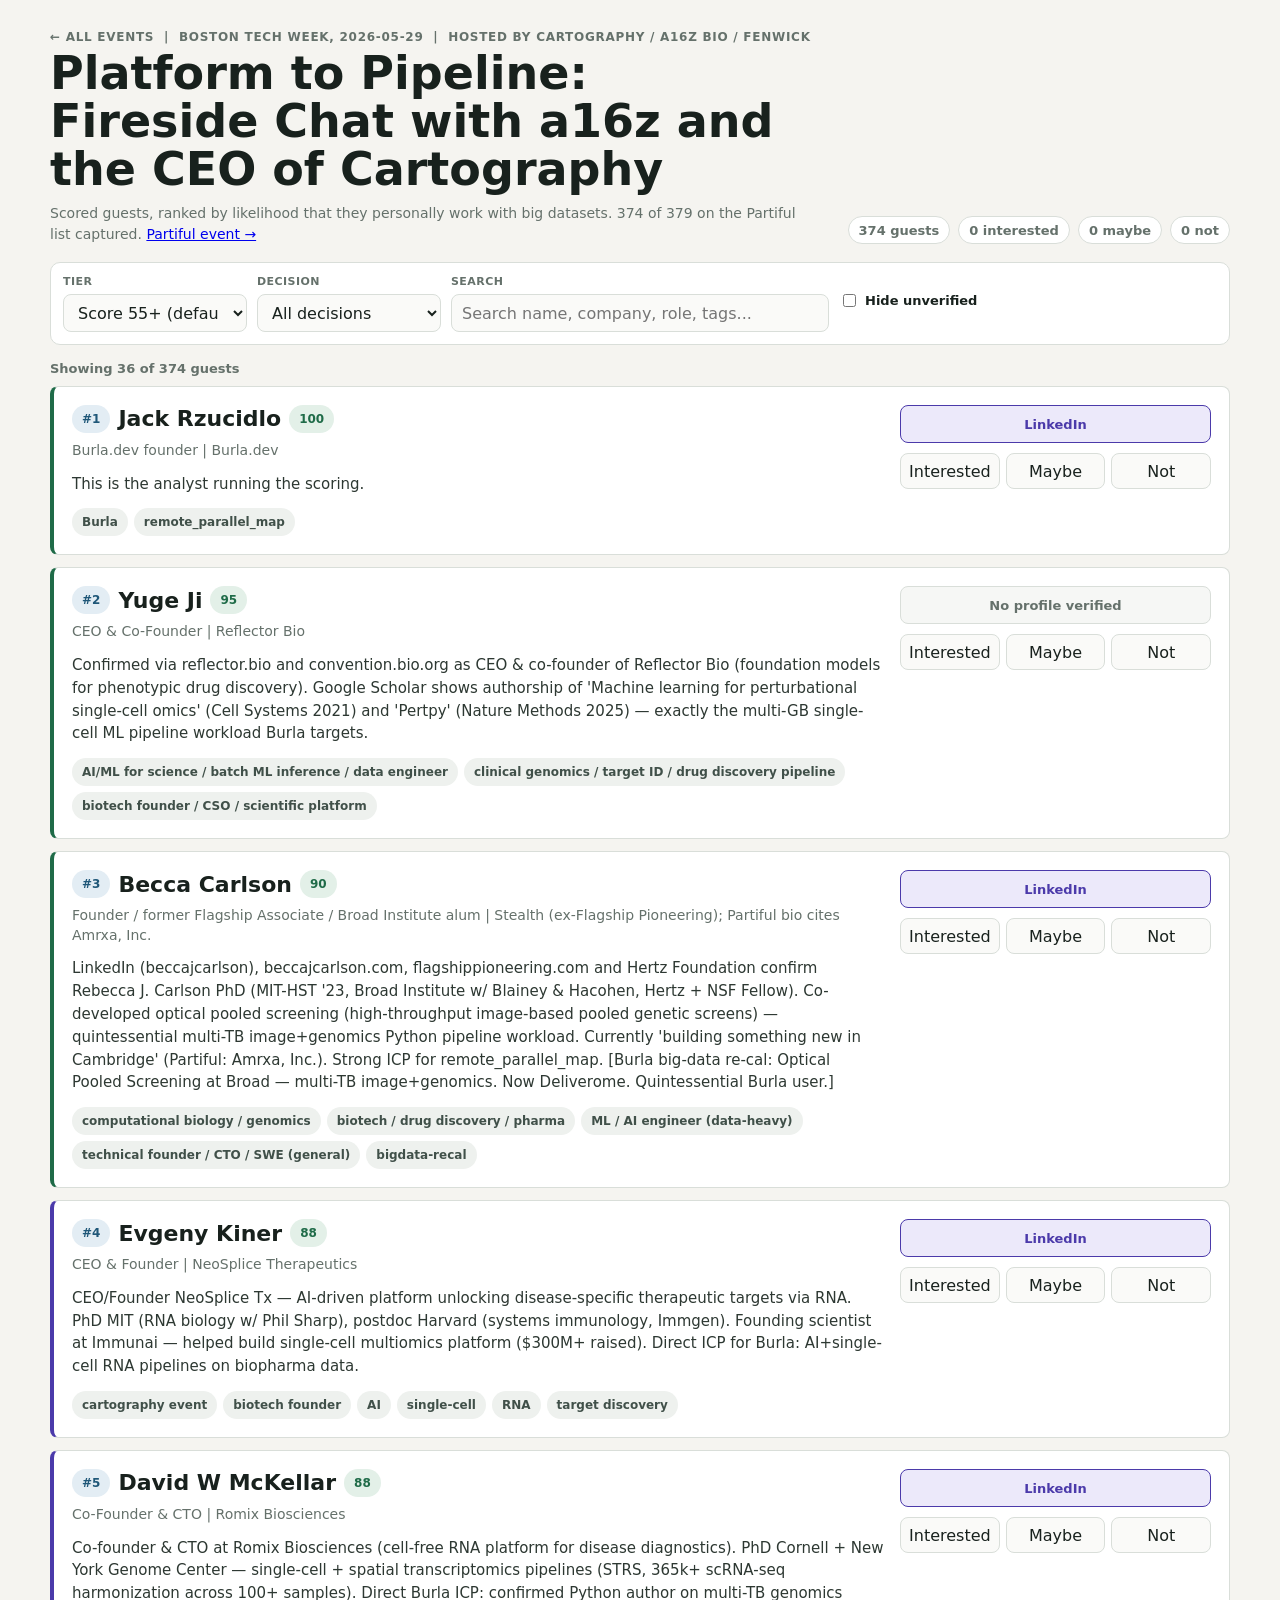
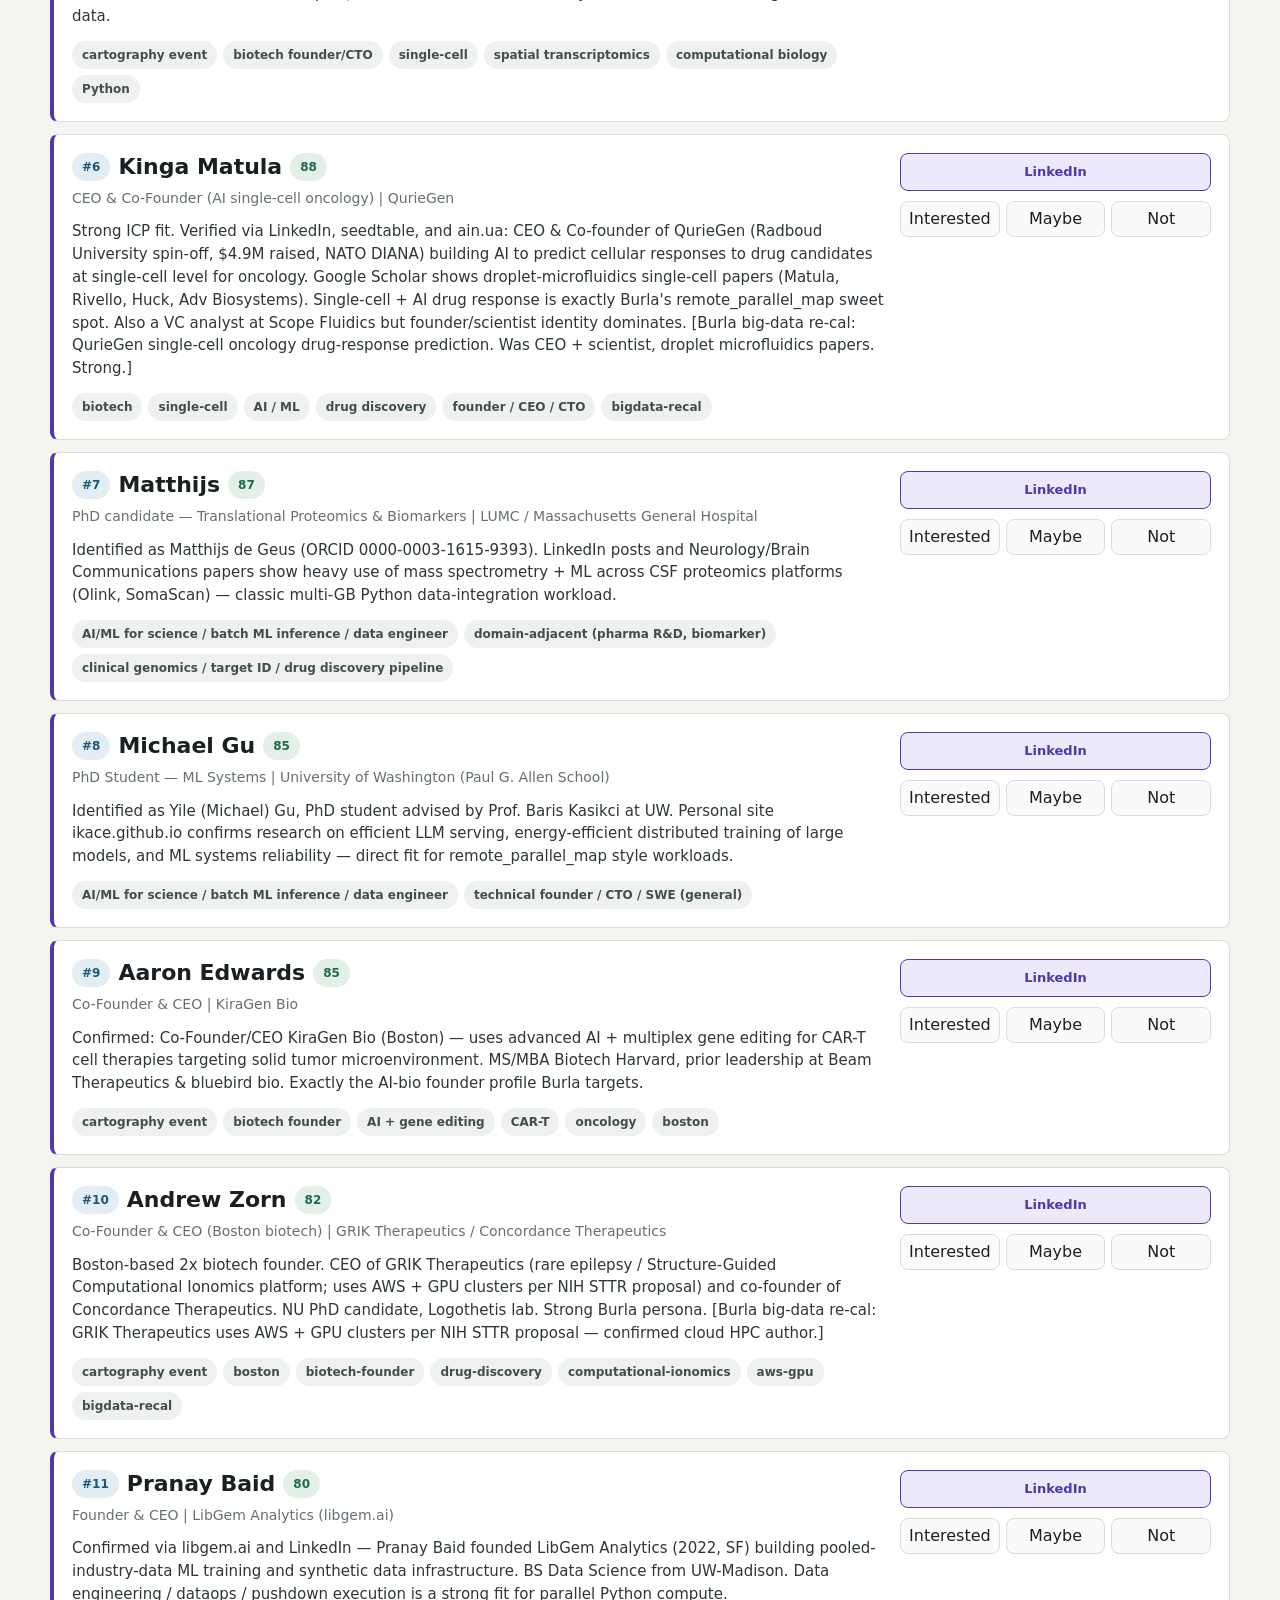
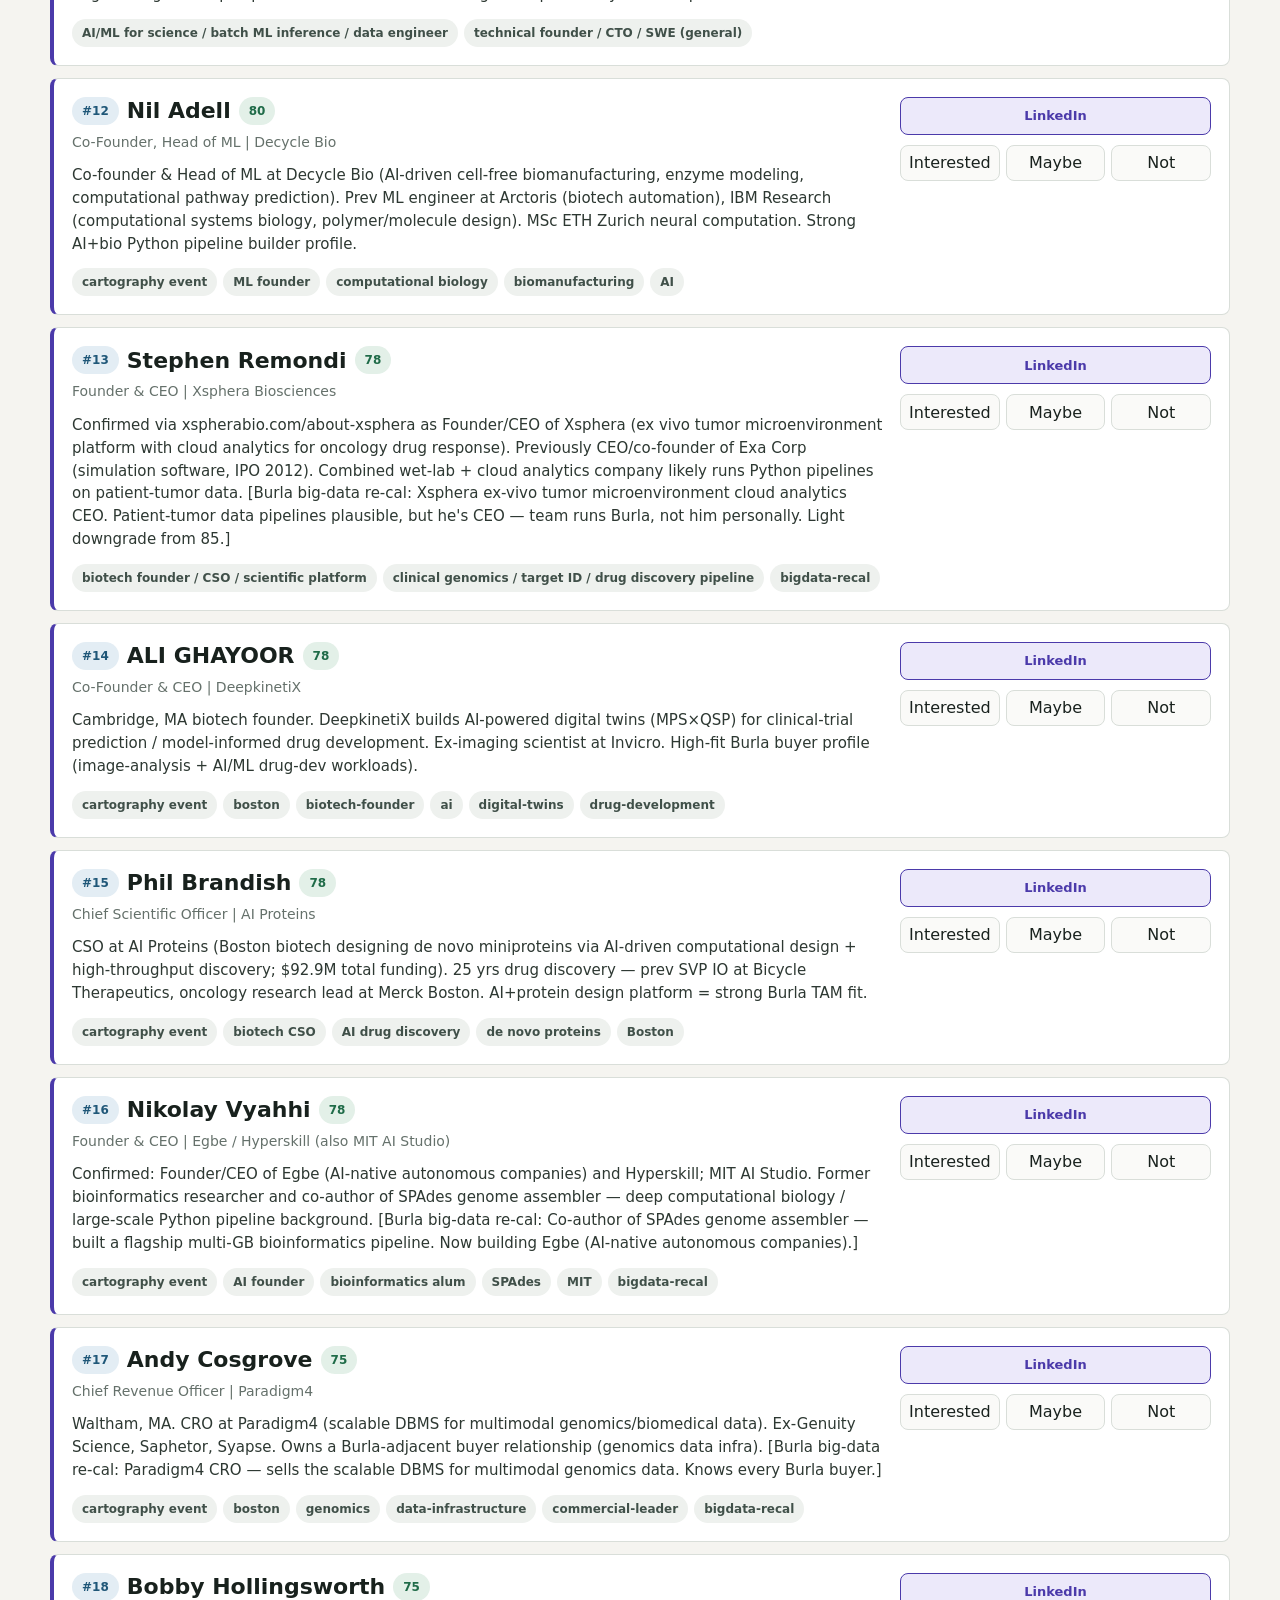
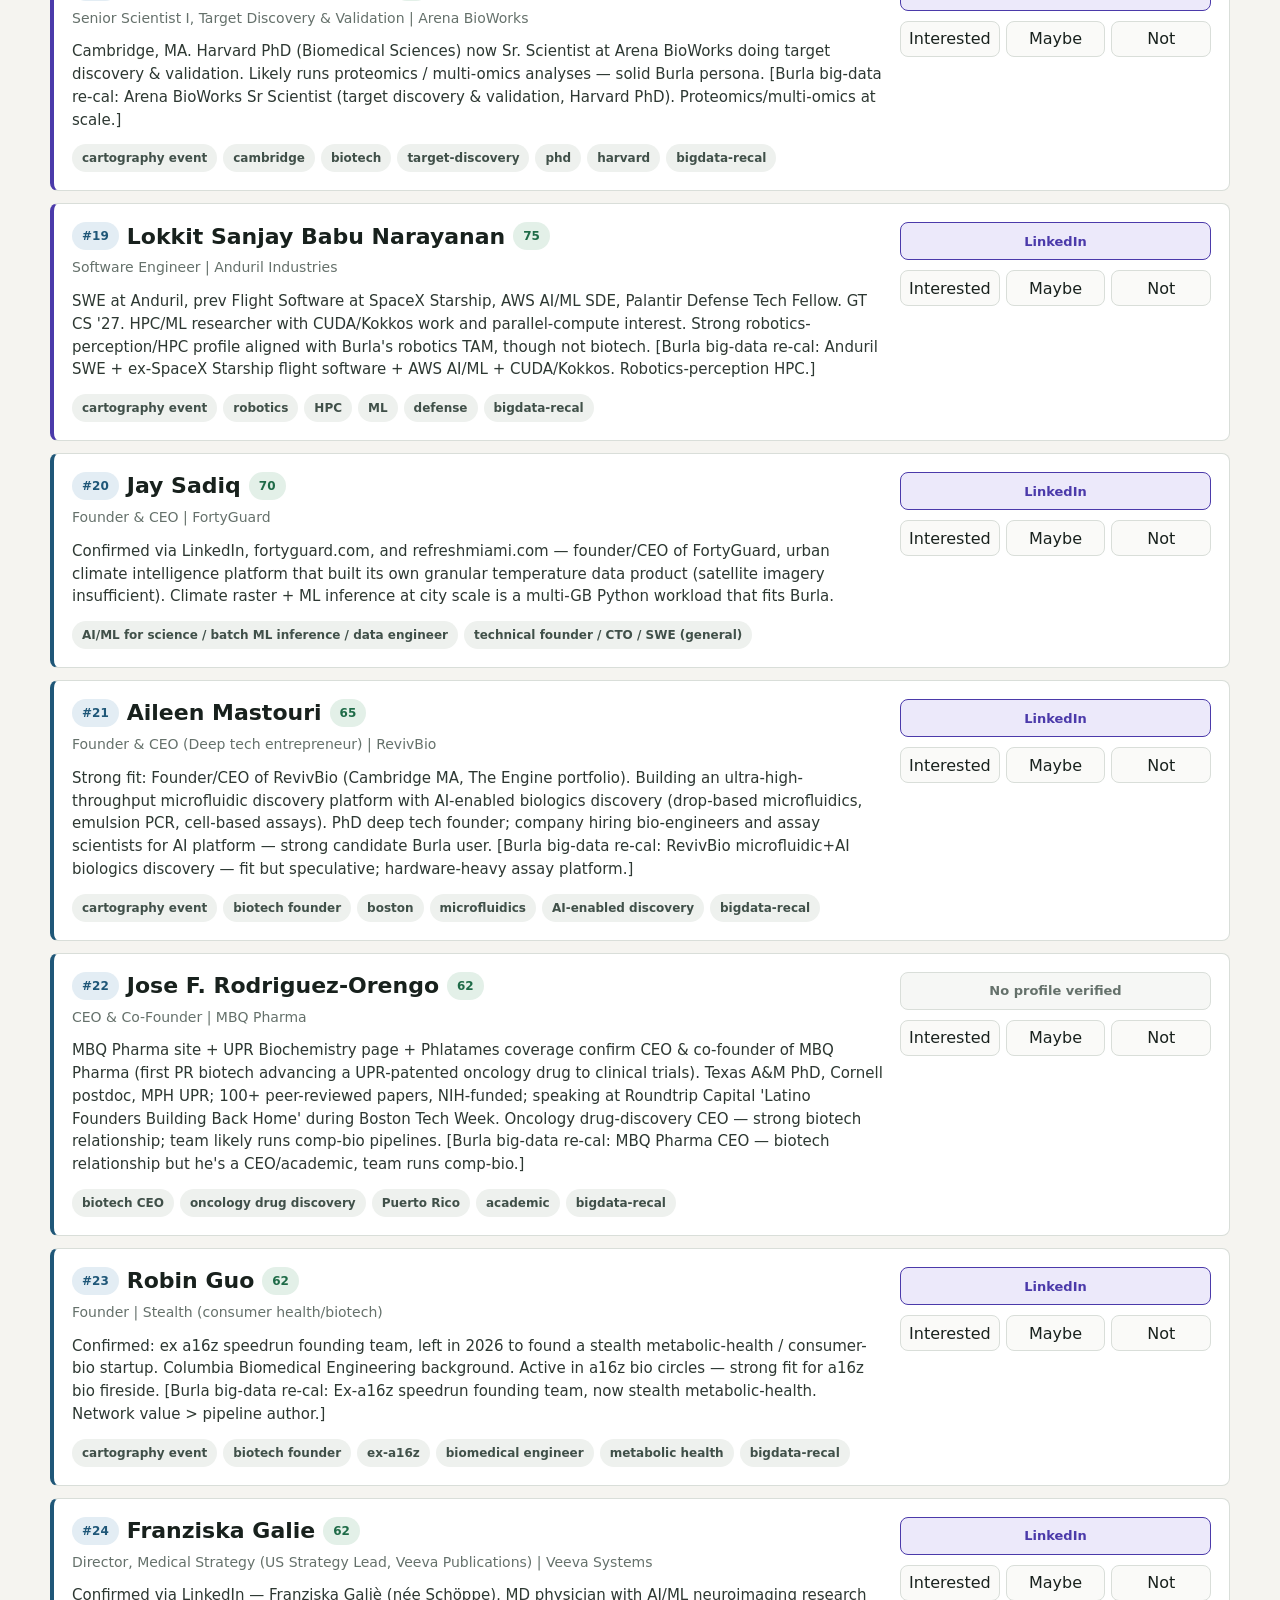
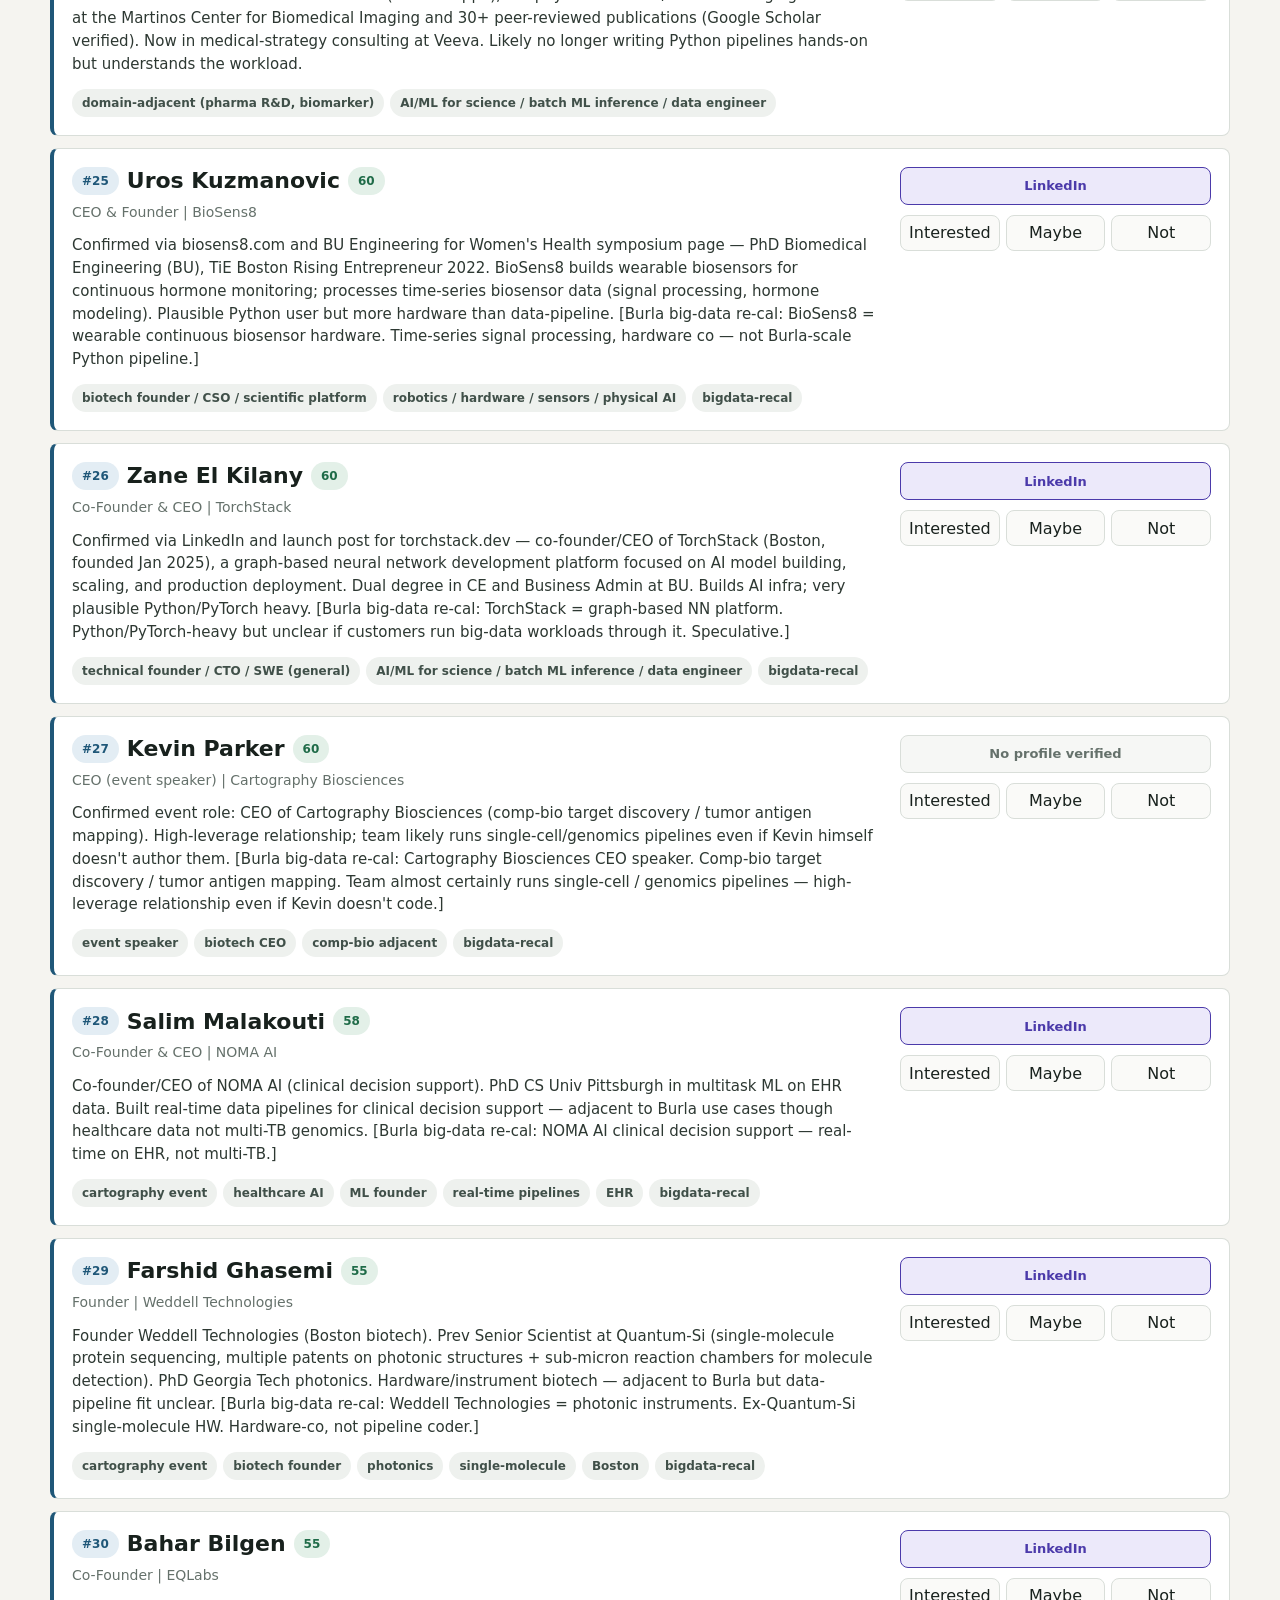
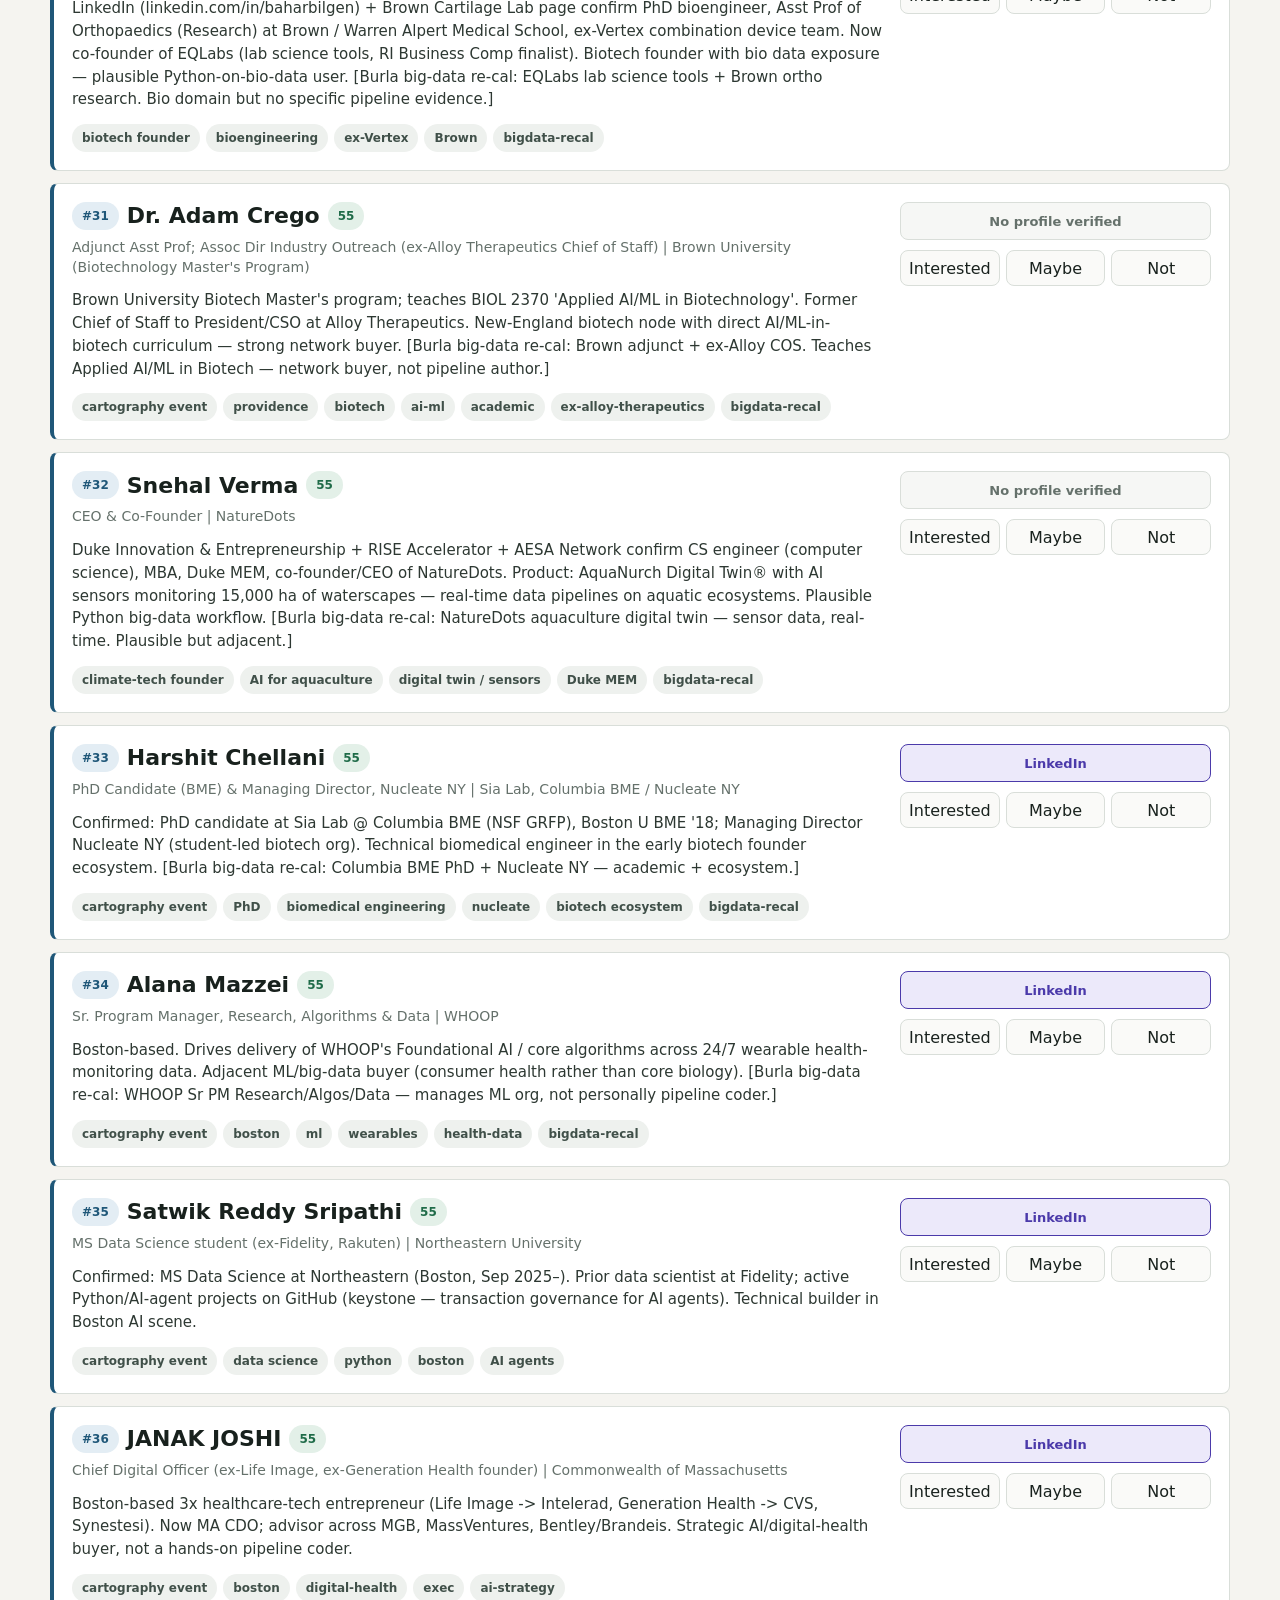
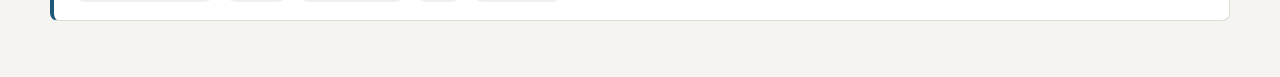
<file: phase2_guests/guests-cartography_a16z.html>
<!doctype html>
<html lang="en">
  <head>
    <meta charset="utf-8">
    <meta name="viewport" content="width=device-width, initial-scale=1">
    <title>Platform to Pipeline: Fireside Chat with a16z and the CEO of Cartography - Scored guests</title>
    <link rel="stylesheet" href="../styles.css">
  </head>
  <body>
    <main class="page">
      <header class="page-head">
        <div>
          <p class="eyebrow"><a href="../index.html" class="back-link">&larr; All events</a> &nbsp;|&nbsp; Boston Tech Week, 2026-05-29 &nbsp;|&nbsp; Hosted by Cartography / a16z bio / Fenwick</p>
          <h1>Platform to Pipeline: Fireside Chat with a16z and the CEO of Cartography</h1>
          <p class="lede">Scored guests, ranked by likelihood that they personally work with big datasets. 374 of 379 on the Partiful list captured. <a href="https://partiful.com/e/vQDvxdHU5dZgwJAFBzmZ" target="_blank" rel="noreferrer">Partiful event &rarr;</a></p>
        </div>
        <div class="decision-counts" id="decisionCounts"></div>
      </header>

      <section class="filters">
        <div class="filter-group">
          <label for="tier">Tier</label>
          <select id="tier">
            <option value="actionable">Score 55+ (default)</option>
            <option value="all">Everyone</option>
            <option value="top">90+ (top targets)</option>
            <option value="strong">75-89 (strong fit)</option>
            <option value="aware">55-74 (data-aware)</option>
            <option value="other">Below 55</option>
          </select>
        </div>
        <div class="filter-group">
          <label for="decision">Decision</label>
          <select id="decision">
            <option value="">All decisions</option>
            <option value="Interested">Only Interested</option>
            <option value="Maybe">Only Maybe</option>
            <option value="Not">Only Not</option>
            <option value="Unmarked">Only Unmarked</option>
          </select>
        </div>
        <div class="filter-group grow">
          <label for="search">Search</label>
          <input id="search" type="search" placeholder="Search name, company, role, tags...">
        </div>
        <div class="filter-group">
          <label class="checkbox">
            <input id="hideUnverified" type="checkbox">
            Hide unverified
          </label>
        </div>
      </section>

      <p class="result-count" id="resultCount"></p>

      <div class="people-list" id="peopleList" aria-live="polite"></div>
    </main>

    <script type="application/json" id="guests-data">{"event_id": "cartography_a16z", "event_name": "Platform to Pipeline: Fireside Chat with a16z and the CEO of Cartography", "event_partiful": "https://partiful.com/e/vQDvxdHU5dZgwJAFBzmZ", "event_host": "Cartography / a16z bio / Fenwick", "event_date": "2026-05-29", "declared_count": 379, "parsed_count": 374, "guests": [{"name": "Jack Rzucidlo", "company": "Burla.dev", "role": "Burla.dev founder", "score": 100, "linkedin": "https://www.linkedin.com/in/jack-rzucidlo/", "tags": ["Burla", "remote_parallel_map"], "evidence": "This is the analyst running the scoring.", "needs_verification": false, "raw_display": "Jack Rzucidlo"}, {"name": "Yuge Ji", "company": "Reflector Bio", "role": "CEO & Co-Founder", "score": 95, "linkedin": "", "tags": ["AI/ML for science / batch ML inference / data engineer", "clinical genomics / target ID / drug discovery pipeline", "biotech founder / CSO / scientific platform"], "evidence": "Confirmed via reflector.bio and convention.bio.org as CEO & co-founder of Reflector Bio (foundation models for phenotypic drug discovery). Google Scholar shows authorship of 'Machine learning for perturbational single-cell omics' (Cell Systems 2021) and 'Pertpy' (Nature Methods 2025) \u2014 exactly the multi-GB single-cell ML pipeline workload Burla targets.", "needs_verification": false, "raw_display": "Yuge Ji"}, {"name": "Becca Carlson", "company": "Stealth (ex-Flagship Pioneering); Partiful bio cites Amrxa, Inc.", "role": "Founder / former Flagship Associate / Broad Institute alum", "score": 90, "linkedin": "https://www.linkedin.com/in/beccajcarlson", "tags": ["computational biology / genomics", "biotech / drug discovery / pharma", "ML / AI engineer (data-heavy)", "technical founder / CTO / SWE (general)", "bigdata-recal"], "evidence": "LinkedIn (beccajcarlson), beccajcarlson.com, flagshippioneering.com and Hertz Foundation confirm Rebecca J. Carlson PhD (MIT-HST '23, Broad Institute w/ Blainey & Hacohen, Hertz + NSF Fellow). Co-developed optical pooled screening (high-throughput image-based pooled genetic screens) \u2014 quintessential multi-TB image+genomics Python pipeline workload. Currently 'building something new in Cambridge' (Partiful: Amrxa, Inc.). Strong ICP for remote_parallel_map. [Burla big-data re-cal: Optical Pooled Screening at Broad \u2014 multi-TB image+genomics. Now Deliverome. Quintessential Burla user.]", "needs_verification": false, "raw_display": "Becca Carlson"}, {"name": "Evgeny Kiner", "company": "NeoSplice Therapeutics", "role": "CEO & Founder", "score": 88, "linkedin": "https://linkedin.com/in/evgeny-kiner", "tags": ["cartography event", "biotech founder", "AI", "single-cell", "RNA", "target discovery"], "evidence": "CEO/Founder NeoSplice Tx \u2014 AI-driven platform unlocking disease-specific therapeutic targets via RNA. PhD MIT (RNA biology w/ Phil Sharp), postdoc Harvard (systems immunology, Immgen). Founding scientist at Immunai \u2014 helped build single-cell multiomics platform ($300M+ raised). Direct ICP for Burla: AI+single-cell RNA pipelines on biopharma data.", "needs_verification": false, "raw_display": "Evgeny Kiner"}, {"name": "David W McKellar", "company": "Romix Biosciences", "role": "Co-Founder & CTO", "score": 88, "linkedin": "https://mckellardw.github.io/", "tags": ["cartography event", "biotech founder/CTO", "single-cell", "spatial transcriptomics", "computational biology", "Python"], "evidence": "Co-founder & CTO at Romix Biosciences (cell-free RNA platform for disease diagnostics). PhD Cornell + New York Genome Center \u2014 single-cell + spatial transcriptomics pipelines (STRS, 365k+ scRNA-seq harmonization across 100+ samples). Direct Burla ICP: confirmed Python author on multi-TB genomics data.", "needs_verification": false, "raw_display": "David W McKellar"}, {"name": "Kinga Matula", "company": "QurieGen", "role": "CEO & Co-Founder (AI single-cell oncology)", "score": 88, "linkedin": "https://www.linkedin.com/in/kinga-matula", "tags": ["biotech", "single-cell", "AI / ML", "drug discovery", "founder / CEO / CTO", "bigdata-recal"], "evidence": "Strong ICP fit. Verified via LinkedIn, seedtable, and ain.ua: CEO & Co-founder of QurieGen (Radboud University spin-off, $4.9M raised, NATO DIANA) building AI to predict cellular responses to drug candidates at single-cell level for oncology. Google Scholar shows droplet-microfluidics single-cell papers (Matula, Rivello, Huck, Adv Biosystems). Single-cell + AI drug response is exactly Burla's remote_parallel_map sweet spot. Also a VC analyst at Scope Fluidics but founder/scientist identity dominates. [Burla big-data re-cal: QurieGen single-cell oncology drug-response prediction. Was CEO + scientist, droplet microfluidics papers. Strong.]", "needs_verification": false, "raw_display": "Kinga Matula"}, {"name": "Matthijs", "company": "LUMC / Massachusetts General Hospital", "role": "PhD candidate \u2014 Translational Proteomics & Biomarkers", "score": 87, "linkedin": "https://www.linkedin.com/in/m-degeus/", "tags": ["AI/ML for science / batch ML inference / data engineer", "domain-adjacent (pharma R&D, biomarker)", "clinical genomics / target ID / drug discovery pipeline"], "evidence": "Identified as Matthijs de Geus (ORCID 0000-0003-1615-9393). LinkedIn posts and Neurology/Brain Communications papers show heavy use of mass spectrometry + ML across CSF proteomics platforms (Olink, SomaScan) \u2014 classic multi-GB Python data-integration workload.", "needs_verification": false, "raw_display": "Matthijs"}, {"name": "Michael Gu", "company": "University of Washington (Paul G. Allen School)", "role": "PhD Student \u2014 ML Systems", "score": 85, "linkedin": "https://www.linkedin.com/in/yile-gu-3907881a0", "tags": ["AI/ML for science / batch ML inference / data engineer", "technical founder / CTO / SWE (general)"], "evidence": "Identified as Yile (Michael) Gu, PhD student advised by Prof. Baris Kasikci at UW. Personal site ikace.github.io confirms research on efficient LLM serving, energy-efficient distributed training of large models, and ML systems reliability \u2014 direct fit for remote_parallel_map style workloads.", "needs_verification": false, "raw_display": "Michael Gu"}, {"name": "Aaron Edwards", "company": "KiraGen Bio", "role": "Co-Founder & CEO", "score": 85, "linkedin": "https://www.linkedin.com/in/aedwards02", "tags": ["cartography event", "biotech founder", "AI + gene editing", "CAR-T", "oncology", "boston"], "evidence": "Confirmed: Co-Founder/CEO KiraGen Bio (Boston) \u2014 uses advanced AI + multiplex gene editing for CAR-T cell therapies targeting solid tumor microenvironment. MS/MBA Biotech Harvard, prior leadership at Beam Therapeutics & bluebird bio. Exactly the AI-bio founder profile Burla targets.", "needs_verification": false, "raw_display": "Aaron Edwards"}, {"name": "Andrew Zorn", "company": "GRIK Therapeutics / Concordance Therapeutics", "role": "Co-Founder & CEO (Boston biotech)", "score": 82, "linkedin": "https://www.linkedin.com/in/andrewjzorn", "tags": ["cartography event", "boston", "biotech-founder", "drug-discovery", "computational-ionomics", "aws-gpu", "bigdata-recal"], "evidence": "Boston-based 2x biotech founder. CEO of GRIK Therapeutics (rare epilepsy / Structure-Guided Computational Ionomics platform; uses AWS + GPU clusters per NIH STTR proposal) and co-founder of Concordance Therapeutics. NU PhD candidate, Logothetis lab. Strong Burla persona. [Burla big-data re-cal: GRIK Therapeutics uses AWS + GPU clusters per NIH STTR proposal \u2014 confirmed cloud HPC author.]", "needs_verification": false, "raw_display": "Andrew Zorn"}, {"name": "Pranay Baid", "company": "LibGem Analytics (libgem.ai)", "role": "Founder & CEO", "score": 80, "linkedin": "https://www.linkedin.com/in/pranaybaid", "tags": ["AI/ML for science / batch ML inference / data engineer", "technical founder / CTO / SWE (general)"], "evidence": "Confirmed via libgem.ai and LinkedIn \u2014 Pranay Baid founded LibGem Analytics (2022, SF) building pooled-industry-data ML training and synthetic data infrastructure. BS Data Science from UW-Madison. Data engineering / dataops / pushdown execution is a strong fit for parallel Python compute.", "needs_verification": false, "raw_display": "Pranay Baid"}, {"name": "Nil Adell", "company": "Decycle Bio", "role": "Co-Founder, Head of ML", "score": 80, "linkedin": "https://linkedin.com/in/niladellmill", "tags": ["cartography event", "ML founder", "computational biology", "biomanufacturing", "AI"], "evidence": "Co-founder & Head of ML at Decycle Bio (AI-driven cell-free biomanufacturing, enzyme modeling, computational pathway prediction). Prev ML engineer at Arctoris (biotech automation), IBM Research (computational systems biology, polymer/molecule design). MSc ETH Zurich neural computation. Strong AI+bio Python pipeline builder profile.", "needs_verification": false, "raw_display": "Nil Adell"}, {"name": "Stephen Remondi", "company": "Xsphera Biosciences", "role": "Founder & CEO", "score": 78, "linkedin": "https://www.linkedin.com/in/stephen-remondi-5b6673135", "tags": ["biotech founder / CSO / scientific platform", "clinical genomics / target ID / drug discovery pipeline", "bigdata-recal"], "evidence": "Confirmed via xspherabio.com/about-xsphera as Founder/CEO of Xsphera (ex vivo tumor microenvironment platform with cloud analytics for oncology drug response). Previously CEO/co-founder of Exa Corp (simulation software, IPO 2012). Combined wet-lab + cloud analytics company likely runs Python pipelines on patient-tumor data. [Burla big-data re-cal: Xsphera ex-vivo tumor microenvironment cloud analytics CEO. Patient-tumor data pipelines plausible, but he's CEO \u2014 team runs Burla, not him personally. Light downgrade from 85.]", "needs_verification": false, "raw_display": "Stephen Remondi"}, {"name": "ALI GHAYOOR", "company": "DeepkinetiX", "role": "Co-Founder & CEO", "score": 78, "linkedin": "https://www.linkedin.com/in/aghayoor", "tags": ["cartography event", "boston", "biotech-founder", "ai", "digital-twins", "drug-development"], "evidence": "Cambridge, MA biotech founder. DeepkinetiX builds AI-powered digital twins (MPS\u00d7QSP) for clinical-trial prediction / model-informed drug development. Ex-imaging scientist at Invicro. High-fit Burla buyer profile (image-analysis + AI/ML drug-dev workloads).", "needs_verification": false, "raw_display": "ALI GHAYOOR"}, {"name": "Phil Brandish", "company": "AI Proteins", "role": "Chief Scientific Officer", "score": 78, "linkedin": "https://linkedin.com/in/philbrandish", "tags": ["cartography event", "biotech CSO", "AI drug discovery", "de novo proteins", "Boston"], "evidence": "CSO at AI Proteins (Boston biotech designing de novo miniproteins via AI-driven computational design + high-throughput discovery; $92.9M total funding). 25 yrs drug discovery \u2014 prev SVP IO at Bicycle Therapeutics, oncology research lead at Merck Boston. AI+protein design platform = strong Burla TAM fit.", "needs_verification": false, "raw_display": "Phil Brandish"}, {"name": "Nikolay Vyahhi", "company": "Egbe / Hyperskill (also MIT AI Studio)", "role": "Founder & CEO", "score": 78, "linkedin": "https://www.linkedin.com/in/vyahhi", "tags": ["cartography event", "AI founder", "bioinformatics alum", "SPAdes", "MIT", "bigdata-recal"], "evidence": "Confirmed: Founder/CEO of Egbe (AI-native autonomous companies) and Hyperskill; MIT AI Studio. Former bioinformatics researcher and co-author of SPAdes genome assembler \u2014 deep computational biology / large-scale Python pipeline background. [Burla big-data re-cal: Co-author of SPAdes genome assembler \u2014 built a flagship multi-GB bioinformatics pipeline. Now building Egbe (AI-native autonomous companies).]", "needs_verification": false, "raw_display": "Nikolay Vyahhi"}, {"name": "Andy Cosgrove", "company": "Paradigm4", "role": "Chief Revenue Officer", "score": 75, "linkedin": "https://www.linkedin.com/in/andycosgrove", "tags": ["cartography event", "boston", "genomics", "data-infrastructure", "commercial-leader", "bigdata-recal"], "evidence": "Waltham, MA. CRO at Paradigm4 (scalable DBMS for multimodal genomics/biomedical data). Ex-Genuity Science, Saphetor, Syapse. Owns a Burla-adjacent buyer relationship (genomics data infra). [Burla big-data re-cal: Paradigm4 CRO \u2014 sells the scalable DBMS for multimodal genomics data. Knows every Burla buyer.]", "needs_verification": false, "raw_display": "Andy Cosgrove"}, {"name": "Bobby Hollingsworth", "company": "Arena BioWorks", "role": "Senior Scientist I, Target Discovery & Validation", "score": 75, "linkedin": "https://www.linkedin.com/in/bobby-hollingsworth-a47aaa77", "tags": ["cartography event", "cambridge", "biotech", "target-discovery", "phd", "harvard", "bigdata-recal"], "evidence": "Cambridge, MA. Harvard PhD (Biomedical Sciences) now Sr. Scientist at Arena BioWorks doing target discovery & validation. Likely runs proteomics / multi-omics analyses \u2014 solid Burla persona. [Burla big-data re-cal: Arena BioWorks Sr Scientist (target discovery & validation, Harvard PhD). Proteomics/multi-omics at scale.]", "needs_verification": false, "raw_display": "Bobby Hollingsworth"}, {"name": "Lokkit Sanjay Babu Narayanan", "company": "Anduril Industries", "role": "Software Engineer", "score": 75, "linkedin": "https://linkedin.com/in/lokkitbabu", "tags": ["cartography event", "robotics", "HPC", "ML", "defense", "bigdata-recal"], "evidence": "SWE at Anduril, prev Flight Software at SpaceX Starship, AWS AI/ML SDE, Palantir Defense Tech Fellow. GT CS '27. HPC/ML researcher with CUDA/Kokkos work and parallel-compute interest. Strong robotics-perception/HPC profile aligned with Burla's robotics TAM, though not biotech. [Burla big-data re-cal: Anduril SWE + ex-SpaceX Starship flight software + AWS AI/ML + CUDA/Kokkos. Robotics-perception HPC.]", "needs_verification": false, "raw_display": "Lokkit Sanjay Babu Narayanan"}, {"name": "Jay Sadiq", "company": "FortyGuard", "role": "Founder & CEO", "score": 70, "linkedin": "https://www.linkedin.com/in/jihadsadiq", "tags": ["AI/ML for science / batch ML inference / data engineer", "technical founder / CTO / SWE (general)"], "evidence": "Confirmed via LinkedIn, fortyguard.com, and refreshmiami.com \u2014 founder/CEO of FortyGuard, urban climate intelligence platform that built its own granular temperature data product (satellite imagery insufficient). Climate raster + ML inference at city scale is a multi-GB Python workload that fits Burla.", "needs_verification": false, "raw_display": "Jay Sadiq"}, {"name": "Aileen Mastouri", "company": "RevivBio", "role": "Founder & CEO (Deep tech entrepreneur)", "score": 65, "linkedin": "https://linkedin.com/in/fatemeh-aileen-mastouri", "tags": ["cartography event", "biotech founder", "boston", "microfluidics", "AI-enabled discovery", "bigdata-recal"], "evidence": "Strong fit: Founder/CEO of RevivBio (Cambridge MA, The Engine portfolio). Building an ultra-high-throughput microfluidic discovery platform with AI-enabled biologics discovery (drop-based microfluidics, emulsion PCR, cell-based assays). PhD deep tech founder; company hiring bio-engineers and assay scientists for AI platform \u2014 strong candidate Burla user. [Burla big-data re-cal: RevivBio microfluidic+AI biologics discovery \u2014 fit but speculative; hardware-heavy assay platform.]", "needs_verification": false, "raw_display": "Aileen Mastouri"}, {"name": "Jose F. Rodriguez-Orengo", "company": "MBQ Pharma", "role": "CEO & Co-Founder", "score": 62, "linkedin": "", "tags": ["biotech CEO", "oncology drug discovery", "Puerto Rico", "academic", "bigdata-recal"], "evidence": "MBQ Pharma site + UPR Biochemistry page + Phlatames coverage confirm CEO & co-founder of MBQ Pharma (first PR biotech advancing a UPR-patented oncology drug to clinical trials). Texas A&M PhD, Cornell postdoc, MPH UPR; 100+ peer-reviewed papers, NIH-funded; speaking at Roundtrip Capital 'Latino Founders Building Back Home' during Boston Tech Week. Oncology drug-discovery CEO \u2014 strong biotech relationship; team likely runs comp-bio pipelines. [Burla big-data re-cal: MBQ Pharma CEO \u2014 biotech relationship but he's a CEO/academic, team runs comp-bio.]", "needs_verification": false, "raw_display": "Jose F. Rodriguez-Orengo"}, {"name": "Robin Guo", "company": "Stealth (consumer health/biotech)", "role": "Founder", "score": 62, "linkedin": "https://www.linkedin.com/in/robinhguo", "tags": ["cartography event", "biotech founder", "ex-a16z", "biomedical engineer", "metabolic health", "bigdata-recal"], "evidence": "Confirmed: ex a16z speedrun founding team, left in 2026 to found a stealth metabolic-health / consumer-bio startup. Columbia Biomedical Engineering background. Active in a16z bio circles \u2014 strong fit for a16z bio fireside. [Burla big-data re-cal: Ex-a16z speedrun founding team, now stealth metabolic-health. Network value > pipeline author.]", "needs_verification": false, "raw_display": "Robin Guo"}, {"name": "Franziska Galie", "company": "Veeva Systems", "role": "Director, Medical Strategy (US Strategy Lead, Veeva Publications)", "score": 62, "linkedin": "https://www.linkedin.com/in/frangalie", "tags": ["domain-adjacent (pharma R&D, biomarker)", "AI/ML for science / batch ML inference / data engineer"], "evidence": "Confirmed via LinkedIn \u2014 Franziska Gali\u00e8 (n\u00e9e Sch\u00f6ppe), MD physician with AI/ML neuroimaging research at the Martinos Center for Biomedical Imaging and 30+ peer-reviewed publications (Google Scholar verified). Now in medical-strategy consulting at Veeva. Likely no longer writing Python pipelines hands-on but understands the workload.", "needs_verification": false, "raw_display": "Franziska Galie"}, {"name": "Uros Kuzmanovic", "company": "BioSens8", "role": "CEO & Founder", "score": 60, "linkedin": "https://www.linkedin.com/in/ukuzma2", "tags": ["biotech founder / CSO / scientific platform", "robotics / hardware / sensors / physical AI", "bigdata-recal"], "evidence": "Confirmed via biosens8.com and BU Engineering for Women's Health symposium page \u2014 PhD Biomedical Engineering (BU), TiE Boston Rising Entrepreneur 2022. BioSens8 builds wearable biosensors for continuous hormone monitoring; processes time-series biosensor data (signal processing, hormone modeling). Plausible Python user but more hardware than data-pipeline. [Burla big-data re-cal: BioSens8 = wearable continuous biosensor hardware. Time-series signal processing, hardware co \u2014 not Burla-scale Python pipeline.]", "needs_verification": false, "raw_display": "Uros Kuzmanovic"}, {"name": "Zane El Kilany", "company": "TorchStack", "role": "Co-Founder & CEO", "score": 60, "linkedin": "https://www.linkedin.com/in/zane-el-kilany", "tags": ["technical founder / CTO / SWE (general)", "AI/ML for science / batch ML inference / data engineer", "bigdata-recal"], "evidence": "Confirmed via LinkedIn and launch post for torchstack.dev \u2014 co-founder/CEO of TorchStack (Boston, founded Jan 2025), a graph-based neural network development platform focused on AI model building, scaling, and production deployment. Dual degree in CE and Business Admin at BU. Builds AI infra; very plausible Python/PyTorch heavy. [Burla big-data re-cal: TorchStack = graph-based NN platform. Python/PyTorch-heavy but unclear if customers run big-data workloads through it. Speculative.]", "needs_verification": false, "raw_display": "Zane El Kilany"}, {"name": "Kevin Parker", "company": "Cartography Biosciences", "role": "CEO (event speaker)", "score": 60, "linkedin": "", "tags": ["event speaker", "biotech CEO", "comp-bio adjacent", "bigdata-recal"], "evidence": "Confirmed event role: CEO of Cartography Biosciences (comp-bio target discovery / tumor antigen mapping). High-leverage relationship; team likely runs single-cell/genomics pipelines even if Kevin himself doesn't author them. [Burla big-data re-cal: Cartography Biosciences CEO speaker. Comp-bio target discovery / tumor antigen mapping. Team almost certainly runs single-cell / genomics pipelines \u2014 high-leverage relationship even if Kevin doesn't code.]", "needs_verification": false, "raw_display": "Kevin Parker"}, {"name": "Salim Malakouti", "company": "NOMA AI", "role": "Co-Founder & CEO", "score": 58, "linkedin": "http://salimm.me/", "tags": ["cartography event", "healthcare AI", "ML founder", "real-time pipelines", "EHR", "bigdata-recal"], "evidence": "Co-founder/CEO of NOMA AI (clinical decision support). PhD CS Univ Pittsburgh in multitask ML on EHR data. Built real-time data pipelines for clinical decision support \u2014 adjacent to Burla use cases though healthcare data not multi-TB genomics. [Burla big-data re-cal: NOMA AI clinical decision support \u2014 real-time on EHR, not multi-TB.]", "needs_verification": false, "raw_display": "Salim Malakouti"}, {"name": "Farshid Ghasemi", "company": "Weddell Technologies", "role": "Founder", "score": 55, "linkedin": "https://linkedin.com/in/farshid-ghasemi-87476727", "tags": ["cartography event", "biotech founder", "photonics", "single-molecule", "Boston", "bigdata-recal"], "evidence": "Founder Weddell Technologies (Boston biotech). Prev Senior Scientist at Quantum-Si (single-molecule protein sequencing, multiple patents on photonic structures + sub-micron reaction chambers for molecule detection). PhD Georgia Tech photonics. Hardware/instrument biotech \u2014 adjacent to Burla but data-pipeline fit unclear. [Burla big-data re-cal: Weddell Technologies = photonic instruments. Ex-Quantum-Si single-molecule HW. Hardware-co, not pipeline coder.]", "needs_verification": false, "raw_display": "Farshid Ghasemi"}, {"name": "Bahar Bilgen", "company": "EQLabs", "role": "Co-Founder", "score": 55, "linkedin": "https://www.linkedin.com/in/baharbilgen", "tags": ["biotech founder", "bioengineering", "ex-Vertex", "Brown", "bigdata-recal"], "evidence": "LinkedIn (linkedin.com/in/baharbilgen) + Brown Cartilage Lab page confirm PhD bioengineer, Asst Prof of Orthopaedics (Research) at Brown / Warren Alpert Medical School, ex-Vertex combination device team. Now co-founder of EQLabs (lab science tools, RI Business Comp finalist). Biotech founder with bio data exposure \u2014 plausible Python-on-bio-data user. [Burla big-data re-cal: EQLabs lab science tools + Brown ortho research. Bio domain but no specific pipeline evidence.]", "needs_verification": false, "raw_display": "Bahar Bilgen"}, {"name": "Dr. Adam Crego", "company": "Brown University (Biotechnology Master's Program)", "role": "Adjunct Asst Prof; Assoc Dir Industry Outreach (ex-Alloy Therapeutics Chief of Staff)", "score": 55, "linkedin": "", "tags": ["cartography event", "providence", "biotech", "ai-ml", "academic", "ex-alloy-therapeutics", "bigdata-recal"], "evidence": "Brown University Biotech Master's program; teaches BIOL 2370 'Applied AI/ML in Biotechnology'. Former Chief of Staff to President/CSO at Alloy Therapeutics. New-England biotech node with direct AI/ML-in-biotech curriculum \u2014 strong network buyer. [Burla big-data re-cal: Brown adjunct + ex-Alloy COS. Teaches Applied AI/ML in Biotech \u2014 network buyer, not pipeline author.]", "needs_verification": false, "raw_display": "Dr. Adam Crego"}, {"name": "Snehal Verma", "company": "NatureDots", "role": "CEO & Co-Founder", "score": 55, "linkedin": "", "tags": ["climate-tech founder", "AI for aquaculture", "digital twin / sensors", "Duke MEM", "bigdata-recal"], "evidence": "Duke Innovation & Entrepreneurship + RISE Accelerator + AESA Network confirm CS engineer (computer science), MBA, Duke MEM, co-founder/CEO of NatureDots. Product: AquaNurch Digital Twin\u00ae with AI sensors monitoring 15,000 ha of waterscapes \u2014 real-time data pipelines on aquatic ecosystems. Plausible Python big-data workflow. [Burla big-data re-cal: NatureDots aquaculture digital twin \u2014 sensor data, real-time. Plausible but adjacent.]", "needs_verification": false, "raw_display": "Snehal Verma"}, {"name": "Harshit Chellani", "company": "Sia Lab, Columbia BME / Nucleate NY", "role": "PhD Candidate (BME) & Managing Director, Nucleate NY", "score": 55, "linkedin": "https://www.linkedin.com/in/harshitharpaldaschellani", "tags": ["cartography event", "PhD", "biomedical engineering", "nucleate", "biotech ecosystem", "bigdata-recal"], "evidence": "Confirmed: PhD candidate at Sia Lab @ Columbia BME (NSF GRFP), Boston U BME '18; Managing Director Nucleate NY (student-led biotech org). Technical biomedical engineer in the early biotech founder ecosystem. [Burla big-data re-cal: Columbia BME PhD + Nucleate NY \u2014 academic + ecosystem.]", "needs_verification": false, "raw_display": "Harshit Chellani"}, {"name": "Alana Mazzei", "company": "WHOOP", "role": "Sr. Program Manager, Research, Algorithms & Data", "score": 55, "linkedin": "https://www.linkedin.com/in/alana-mazzei", "tags": ["cartography event", "boston", "ml", "wearables", "health-data", "bigdata-recal"], "evidence": "Boston-based. Drives delivery of WHOOP's Foundational AI / core algorithms across 24/7 wearable health-monitoring data. Adjacent ML/big-data buyer (consumer health rather than core biology). [Burla big-data re-cal: WHOOP Sr PM Research/Algos/Data \u2014 manages ML org, not personally pipeline coder.]", "needs_verification": false, "raw_display": "Alana Mazzei"}, {"name": "Satwik Reddy Sripathi", "company": "Northeastern University", "role": "MS Data Science student (ex-Fidelity, Rakuten)", "score": 55, "linkedin": "https://www.linkedin.com/in/satwikreddysripathi", "tags": ["cartography event", "data science", "python", "boston", "AI agents"], "evidence": "Confirmed: MS Data Science at Northeastern (Boston, Sep 2025\u2013). Prior data scientist at Fidelity; active Python/AI-agent projects on GitHub (keystone \u2014 transaction governance for AI agents). Technical builder in Boston AI scene.", "needs_verification": false, "raw_display": "Satwik Reddy Sripathi"}, {"name": "JANAK JOSHI", "company": "Commonwealth of Massachusetts", "role": "Chief Digital Officer (ex-Life Image, ex-Generation Health founder)", "score": 55, "linkedin": "https://www.linkedin.com/in/janakjoshi", "tags": ["cartography event", "boston", "digital-health", "exec", "ai-strategy"], "evidence": "Boston-based 3x healthcare-tech entrepreneur (Life Image -> Intelerad, Generation Health -> CVS, Synestesi). Now MA CDO; advisor across MGB, MassVentures, Bentley/Brandeis. Strategic AI/digital-health buyer, not a hands-on pipeline coder.", "needs_verification": false, "raw_display": "JANAK JOSHI"}, {"name": "Alicia Chong Rodriguez", "company": "Bloomer Tech", "role": "Founder & CEO", "score": 52, "linkedin": "https://www.linkedin.com/in/achongr", "tags": ["cartography event", "biotech founder", "medical device", "digital biomarkers", "boston", "MIT", "bigdata-recal"], "evidence": "Confirmed: Founder/CEO of Bloomer Tech (Cambridge MA) \u2014 smart-textile ECG/digital-biomarker platform for women's cardiovascular health. MIT EECS + Computational Cardiovascular Research Group. Computational biomarker background fits Burla, though product is medical device + ML rather than large-scale Python pipelines. [Burla big-data re-cal: Bloomer Tech = smart-textile ECG wearable. Some ML on biomarkers, mostly hardware co.]", "needs_verification": false, "raw_display": "Alicia Chong Rodriguez"}, {"name": "Patrick Thayer", "company": "Aster Biofabrication", "role": "Co-Founder & CEO", "score": 52, "linkedin": "https://linkedin.com/in/patrick-thayer-03385222", "tags": ["cartography event", "biotech founder", "biofabrication", "Boston", "MassVentures", "bigdata-recal"], "evidence": "Founder/CEO of Aster Biofabrication (Boston, tools to streamline 3D cell culture automation, bioink characterization software). MassVentures Founders School Spring 2026 cohort. Hardware-adjacent biotech tooling \u2014 adjacent to Burla but not clearly a heavy Python pipeline workload. [Burla big-data re-cal: Aster Biofabrication = 3D cell culture automation hardware tooling.]", "needs_verification": false, "raw_display": "Patrick Thayer"}, {"name": "Cathy Kuang", "company": "Takeda", "role": "Sr. Director, Head of Research Technology & Lab Systems", "score": 52, "linkedin": "https://contactout.com/Cathy-Kuang-56423", "tags": ["cartography event", "boston", "pharma", "lab-of-the-future", "research-tech-leader", "bigdata-recal"], "evidence": "Cambridge, MA-based. Heads Research Technology and Lab Systems at Takeda; speaks at Lab of the Future / SmartLab Exchange on pharma AI and data strategy. Decision-maker over research data infra (relevant buyer) but not personally a pipeline coder. [Burla big-data re-cal: Takeda Sr Director Research Tech & Lab Systems \u2014 buyer/decision-maker, not coder.]", "needs_verification": false, "raw_display": "Cathy Kuang"}, {"name": "Liam Casey", "company": "Arboretum LifeSciences (prev. Flagship Pioneering)", "role": "Sr Director, Corporate Strategy & Finance (ChE PhD)", "score": 52, "linkedin": "https://www.linkedin.com/in/liam-casey-phd-87a0458", "tags": ["cartography event", "biotech finance", "chemical engineering PhD", "cambridge", "flagship"], "evidence": "Confirmed: Sr Director Corporate Strategy & Finance at Arboretum LifeSciences (Boston precision-medicine startup), previously Strategic Finance at Flagship Pioneering. Chemical Engineering PhD (UMich). Biotech-adjacent finance leader, not a hands-on Python pipeline user.", "needs_verification": false, "raw_display": "Liam Casey"}, {"name": "Jack O'Brien", "company": "Subconscious", "role": "Co-Founder & CEO", "score": 50, "linkedin": "https://www.linkedin.com/in/thejackobrien/", "tags": ["technical founder / CTO / SWE (general)", "AI/ML for science / batch ML inference / data engineer", "bigdata-recal"], "evidence": "Confirmed via thejackobrien.com, GitHub (@jfobrien29), MIT Sloan profile \u2014 entrepreneur and systems thinker focused on production AI agents at the model+runtime layer, MIT Sloan MBA '25, ex-CTO of Stonks (a16z-backed, $19M raised), ex-Google SWE. Builds agent infra; runtime efficiency focus is adjacent to parallel compute but not a primary big-data workload. [Burla big-data re-cal: Subconscious = agent runtime layer. LLM agent infra, not batch big data.]", "needs_verification": false, "raw_display": "Jack O'Brien"}, {"name": "Florian Finn Fuchs", "company": "MIT Industrial Performance Center / TUM", "role": "Scientific Researcher (AI & Robotics MSc)", "score": 50, "linkedin": "https://www.linkedin.com/in/florian-finn-fuchs-063447211", "tags": ["cartography event", "cambridge", "mit", "ai", "robotics", "research", "bigdata-recal"], "evidence": "Cambridge-based MIT IPC researcher; MSc Robotics, Cognition & Intelligence at TUM; BMW Fastlane Scholar. Likely runs ML/robotics workloads \u2014 adjacent technical builder. [Burla big-data re-cal: MIT IPC + TUM AI/Robotics MSc \u2014 academic researcher.]", "needs_verification": false, "raw_display": "Florian Finn Fuchs"}, {"name": "Jinkuk Choi", "company": "Elisigen (formerly Neuracle Genetics)", "role": "Chief Strategy Officer", "score": 50, "linkedin": "https://www.linkedin.com/in/jinkuk-choi-753652107", "tags": ["biotech founder / CSO / scientific platform", "domain-adjacent (pharma R&D, biomarker)", "bigdata-recal"], "evidence": "Confirmed via LinkedIn and biospectator.com \u2014 Stanford PhD, UCLA postdoc, 9 years at Biogen as Scientific Director (gene therapy) and Principal Scientist (neurodegeneration). Joined Elisigen (AAV gene therapy) as Chief Strategy Officer in Feb 2026. Role is strategy not engineering, so unlikely to author Python pipelines today, but understands the workload. [Burla big-data re-cal: Elisigen CSO = strategy/corp-dev role, not engineer.]", "needs_verification": false, "raw_display": "Jinkuk Choi"}, {"name": "Andrea Liao", "company": "OpenGraph AI", "role": "Founder (also Data Engineer @ TELUS)", "score": 50, "linkedin": "https://www.linkedin.com/in/andrea-liyu-liao", "tags": ["data engineer", "AWS Community Builder", "AI Engineering", "bigdata-recal"], "evidence": "LinkedIn (linkedin.com/in/andrea-liyu-liao) + Medium profile confirm Founder @ OpenGraph AI, ex-Data Engineer (currently Data Engineer @ TELUS), AWS Community Builder in AI Engineering. Hands-on data engineer profile is genuinely close to ICP, but solo-founder side project; no public evidence of multi-TB bio/ML pipeline use. [Burla big-data re-cal: OpenGraph AI solo founder + Data Engineer @ TELUS. Adjacent but solo/side.]", "needs_verification": false, "raw_display": "Andrea Liao"}, {"name": "Alex Fries", "company": "Engram Labs", "role": "Founder", "score": 50, "linkedin": "", "tags": ["technical founder / CTO / SWE (general)", "agent / LLM-chatbot / no-data-AI"], "evidence": "Identified via GitHub (@ajfonthemove) and dev.to \u2014 Boston-based, building Engram (AI memory layer that 'forgets intelligently') plus side projects (HoloTerm, hoverstock, autoresearch). LLM/agent-memory product rather than multi-TB pipelines; technical builder so moderate fit.", "needs_verification": false, "raw_display": "Alex Fries"}, {"name": "Bruce Hecht", "company": "VG2PLAY / ASML", "role": "Founder/CEO/CTO VG2PLAY; Sr Design Engineer ASML; MIT SDM affiliate", "score": 50, "linkedin": "https://www.linkedin.com/in/bruceahecht", "tags": ["hardware / IoT / sensors", "technical founder / CTO / SWE (general)", "MIT-adjacent"], "evidence": "LinkedIn + expertfile + IEEE Boston confirm Bruce Hecht: founder/CEO/CTO VG2PLAY (CIC Cambridge), 25 yrs at Analog Devices (5 US patents in high-speed ASICs/ECG), now Sr Design Engineer at ASML R&D, IEEE Sensors Council/AI in Healthcare, MIT SDM research affiliate. Deep hardware/sensors/IoT engineer \u2014 possible adjacent compute, not classic Python big-data biology.", "needs_verification": false, "raw_display": "Bruce Hecht"}, {"name": "Jessup Jong", "company": "Avian", "role": "Founder", "score": 50, "linkedin": "", "tags": ["cartography event", "AI startup founder", "early stage"], "evidence": "Likely match: Jessup Jong of Avian (mentioned alongside YC/AI startups in public posts). Also has a Harvard Medical School / Johns Hopkins policy-research background. AI startup founder but not confirmed biology/Python pipeline user.", "needs_verification": true, "raw_display": "Jessup Jong"}, {"name": "Antonio Henriques", "company": "Momentum Therapeutics", "role": "Co-Founder & CEO", "score": 50, "linkedin": "https://linkedin.com/in/antoniohenriques", "tags": ["cartography event", "biotech founder/CEO", "boston", "neuroscience"], "evidence": "Co-Founder & CEO of Momentum Therapeutics (Boston-based neuroscience/aging biotech). Termeer Fellow, Harvard MBA. Background is BD/strategy at Sanofi/Amgen/Genentech, not technical/Python. Biotech founder adjacent to discovery.", "needs_verification": false, "raw_display": "Antonio Henriques"}, {"name": "Ziqi Zhang", "company": "Ambiguous (ELIQUENT Life Sciences or Georgia Tech / Waterloo)", "role": "Clinical Safety Specialist (Somerville MA) OR Computational Biology PhD (single-cell ML)", "score": 50, "linkedin": "https://www.linkedin.com/in/ziqi-zhang-bb2ab5117", "tags": ["cartography event", "ambiguous", "boston", "biotech"], "evidence": "Two plausible matches: (a) Somerville MA Clinical Consultant Safety Specialist at ELIQUENT Life Sciences (lower fit), (b) Ziqi Zhang (Georgia Tech CSE PhD 2025, now Asst Prof Waterloo) working on single-cell multi-omics / foundation models (strong fit, would be 85 if confirmed). Cannot disambiguate.", "needs_verification": true, "raw_display": "Ziqi Zhang"}, {"name": "Stephanie Oestreich", "company": "Myeloma Investment Fund (MMRF)", "role": "Managing Director; MIT faculty; ex-CBO Galecto, ex-VP Mnemo Therapeutics", "score": 50, "linkedin": "", "tags": ["cartography event", "boston", "biotech-investor", "exec", "mit-faculty"], "evidence": "Boston-based MMRF MIF Managing Director, MIT faculty. Harvard Med PhD biochem. Deeply networked biotech investor/operator (RA Capital, Evotec, Roche, Novartis) \u2014 not a hands-on Python user but high-value node for evangelism.", "needs_verification": false, "raw_display": "Stephanie Oestreich"}, {"name": "Rhodemann Li", "company": "Vesselon / Causal Data AI", "role": "Founder, EVP Strategy / Founder", "score": 50, "linkedin": "https://github.com/MotorGoat8716", "tags": ["cartography event", "medical device founder", "AI healthcare", "Boston"], "evidence": "Serial medical device entrepreneur \u2014 founded Vesselon (CT, oncology microbubbles) and Causal Data AI (Boston, AI+Healthcare infrastructure for pharma). Finance/PE background (UBS, FMR), MBA U Chicago. Posts about pharma AI infra but not a Python practitioner himself.", "needs_verification": false, "raw_display": "Rhodemann Li"}, {"name": "Cihan Cayli", "company": "Stealth Startup (Co-Founder) / Duke University", "role": "Co-Founder; CS & Econ undergrad", "score": 48, "linkedin": "https://www.linkedin.com/in/cihan-cayli", "tags": ["technical founder / CTO / SWE (general)", "bigdata-recal"], "evidence": "Confirmed via LinkedIn \u2014 Duke CS/Economics undergrad, co-founder of a stealth startup, prior SWE at Duke Applied Machine Learning Group, intern at JPMorganChase. Technical student-builder; some ML exposure but early-career. [Burla big-data re-cal: Duke CS/Econ undergrad. Early-career.]", "needs_verification": false, "raw_display": "Cihan Cayli"}, {"name": "Aashna Doshi", "company": "Google", "role": "Software Engineer (NYC)", "score": 48, "linkedin": "https://www.linkedin.com/in/aashnadoshi", "tags": ["cartography event", "SWE", "ML", "Georgia Tech"], "evidence": "Confirmed: SWE at Google (NYC, Core Security/YT Music team), MS in ML from Georgia Tech, BS CS. Technical builder but not in biology/genomics pipelines.", "needs_verification": false, "raw_display": "Aashna Doshi"}, {"name": "Eileen McCullough", "company": "Tiller Therapeutics, Inc.", "role": "CEO & Co-Founder", "score": 48, "linkedin": "https://linkedin.com/in/eileenmccullough", "tags": ["cartography event", "biotech CEO", "boston"], "evidence": "CEO of Tiller Therapeutics (stealth biotech). Previously SVP Ops/Strategy at Vedere Bio (acq. by Novartis), VP Portfolio at Potenza, founding Sr Director at Tizona. Finance/ops/BD background, not technical. Biotech operator adjacent, unlikely direct Python user.", "needs_verification": false, "raw_display": "Eileen McCullough"}, {"name": "James Sinka", "company": "BIO Protocol / independent (deep-tech accelerator)", "role": "Founder / Science Lead", "score": 45, "linkedin": "", "tags": ["cartography event", "deep tech", "YC W19", "biotech accelerator", "DeSci", "bigdata-recal"], "evidence": "Confirmed: Trained chemist/materials engineer, YC W19 (SleepWell.ai), now BIO Protocol Science Lead and operator of a deep-tech/biotech accelerator (unicorn biotech accelerator, $25M+ raised across portfolio). Adjacent to biotech R&D but not a confirmed Python pipeline author. [Burla big-data re-cal: BIO Protocol deep-tech accelerator + DeSci/Web3 history. Builder-adjacent investor.]", "needs_verification": false, "raw_display": "James Sinka"}, {"name": "Levente Fazekas", "company": "AIRA Health", "role": "Founder & CEO", "score": 45, "linkedin": "", "tags": ["cartography event", "biotech AI founder", "boston", "clinical trials", "bigdata-recal"], "evidence": "Founder/CEO of AIRA Health (born at Harvard Innovation Labs, ~$2M pre-seed). Building Colligo \u2014 AI platform for clinical trial protocol design (LLM agents for clinical/regulatory/biostats/medical writing). Boston-Budapest-Barcelona team. Biotech+AI founder; product is LLM/agent-focused rather than Python parallel data pipelines, but adjacent and worth engaging. [Burla big-data re-cal: AIRA Health Colligo = LLM agents for clinical trial protocols. Agent infra, not big data.]", "needs_verification": false, "raw_display": "Levente Fazekas"}, {"name": "Julie Zhang", "company": "Stealth Biotech", "role": "CEO & Co-Founder", "score": 45, "linkedin": "https://linkedin.com/in/julie-zhang-63942b191", "tags": ["cartography event", "biotech founder", "Boston", "stealth", "biologics", "bigdata-recal"], "evidence": "CEO/Co-founder of stealth biotech (Boston, founded 2024, biologics drug delivery, cell-based permeability assays). Harvard Medical affiliation. Engages with The Engine on protein design. Plausible Burla persona \u2014 biotech founder with computational adjacency. [Burla big-data re-cal: Stealth biologics drug delivery (unverified). Lower confidence.]", "needs_verification": true, "raw_display": "Julie Zhang"}, {"name": "Jena Jordahl", "company": "Infinite IQ / Global Connect Technology (prior: Google Cloud GenAI Blackbelt)", "role": "Founder & Data Scientist", "score": 45, "linkedin": "https://www.linkedin.com/in/jena-jordahl-0b2aa2285", "tags": ["AI/ML for science / batch ML inference / data engineer", "agent / LLM-chatbot / no-data-AI", "bigdata-recal"], "evidence": "Confirmed via ACM MAGICC 2025 organizer bio and LinkedIn \u2014 30+ years AI experience, founder of Infinite IQ, ex-GenAI Blackbelt at Google Cloud, holds 2001 vector database patent, MS in AI from BU. Current work centers on multi-agent systems / LLM deployment rather than multi-TB Python data pipelines, so fit is moderate. [Burla big-data re-cal: Multi-agent LLM deployment focus \u2014 not multi-TB batch.]", "needs_verification": false, "raw_display": "Jena Jordahl"}, {"name": "Hannan Shah", "company": "Beagle Labs", "role": "Founding Research Engineer", "score": 45, "linkedin": "", "tags": ["technical founder / research engineer", "AI infra", "Rutgers ECE", "bigdata-recal"], "evidence": "Personal site hannan.world confirms Founding Research Engineer at Beagle Labs (property inspection AI workflows), prior intern at Browserbase (AI agent infra) and Cascading AI; Rutgers ECE full-ride. Strong technical builder, but current work is AI agent/workflow infra not multi-TB bio data \u2014 mid-tier fit. [Burla big-data re-cal: Beagle Labs / ex-Browserbase \u2014 AI agent workflow infra, not big data.]", "needs_verification": false, "raw_display": "Hannan Shah"}, {"name": "Giridhar Kalpathy Narayanan", "company": "Healthcare AI (stealth/early-stage)", "role": "Founder \u2014 healthcare execution systems", "score": 45, "linkedin": "https://www.linkedin.com/in/giridhar-k-n", "tags": ["healthcare AI", "technical founder / CTO / SWE (general)", "agentic execution / workflow automation", "bigdata-recal"], "evidence": "LinkedIn (giridhar-k-n) posts on 'what execution systems need in production' and healthcare AI argue for AI fully owning end-to-end healthcare workflows (calling payers, navigating IVRs). Technical builder in healthcare AI agents \u2014 plausible Python/LLM infra user but not classic genomics/multi-TB pipeline workload. [Burla big-data re-cal: Healthcare AI agents (calling payers, IVRs). LLM agent infra, not big data.]", "needs_verification": true, "raw_display": "Giridhar Kalpathy Narayanan"}, {"name": "Calvin Gerus", "company": "The Pearl\u2122 / Borealis AI (RBC)", "role": "Co-Founder & CEO, The Pearl; Sr Director Product, AI Solutions", "score": 45, "linkedin": "https://ca.linkedin.com/in/calvingerus", "tags": ["AI product leader", "LLM / depth-psychology AI", "RBC Borealis"], "evidence": "LinkedIn + theorg.com + thepearl.xyz confirm Co-Founder & CEO of The Pearl\u2122 (human-centered AI agents grounded in depth psychology) and Sr Director Product, AI Solutions at RBC Borealis AI. EE/BME from U Calgary, Hult MBA. AI product exec on LLM/agent persona research, not Python big-data biology pipelines.", "needs_verification": false, "raw_display": "Calvin Gerus"}, {"name": "Sunmin He", "company": "PitchIN", "role": "Founder & CEO", "score": 45, "linkedin": "https://linkedin.com/in/sunminhe", "tags": ["cartography event", "life sciences AI SaaS founder", "boston"], "evidence": "Founder/CEO of PitchIN (Boston-based AI SaaS matchmaking platform for early-stage life science fundraising & strategic partnering). Founded Jan 2025, prior VP at Life Science Nation (RESI). Life-science-adjacent but business/matchmaking SaaS, not data/ML pipelines.", "needs_verification": false, "raw_display": "Sunmin He"}, {"name": "Christopher Grillo", "company": "Irnerius, Inc.", "role": "Co-Founder & CEO (Boston edtech)", "score": 45, "linkedin": "https://www.linkedin.com/in/christopher-j-grillo-4095492b", "tags": ["cartography event", "boston", "founder", "edtech", "ai"], "evidence": "Most-likely Boston match: co-founder/CEO of Irnerius (AI-powered college decisions edtech), ex-Boston College associate dean of finance. Edtech AI, not a biotech/Python-pipeline user. Two same-name candidates exist (also a Brightstar Capital PE principal in Denver).", "needs_verification": true, "raw_display": "Christopher Grillo"}, {"name": "Fouad Benyoub", "company": "Otin.ai (OutSightIn) / Shiva Strategies", "role": "Founder & CEO", "score": 42, "linkedin": "", "tags": ["agent / LLM-chatbot / no-data-AI", "technical founder / CTO / SWE (general)"], "evidence": "Confirmed via institute-for-competitive-intelligence.com and otin.ai \u2014 20 years in competitive/market intelligence; Otin.ai is an AI decision-copilot platform analyzing markets, competitors, buyer signals. Background is CI strategy, not data engineering \u2014 LLM-agent product without obvious multi-GB Python workload.", "needs_verification": false, "raw_display": "Fouad Benyoub"}, {"name": "Daniel Yamamoto", "company": "", "role": "", "score": 42, "linkedin": "", "tags": ["cartography event"], "evidence": "Could not verify identity from name alone. Closest plausible match (Daniel Evans-Yamamoto, Systems Biology Institute) does Python lab-automation/PPI work but is Tokyo-based; identity not confirmed.", "needs_verification": true, "raw_display": "Daniel Yamamoto"}, {"name": "Nikita Mullangi", "company": "UC Berkeley (student) / Genxl (nonprofit)", "role": "CS + Economics undergrad; co-founder STEM nonprofit", "score": 42, "linkedin": "https://www.linkedin.com/in/nikita-mullangi/", "tags": ["cartography event", "student", "cs", "ml-curious"], "evidence": "UC Berkeley CS+Econ undergrad, MIT LCP intern, co-founder of STEM-ed nonprofit Genxl. Python/ML interest but not yet running production data pipelines.", "needs_verification": true, "raw_display": "Nikita Mullangi"}, {"name": "Sam Park", "company": "Gen7 Labs / Cortex.ai (unverified)", "role": "Founder/CEO (unverified)", "score": 40, "linkedin": "", "tags": ["technical founder / CTO / SWE (general)"], "evidence": "Could not verify \u2014 no public LinkedIn or company page matches 'Sam Park' founder/CEO of 'Gen7 Labs' or 'Cortex.ai'. Common name; multiple unrelated Sam Parks in AI/ML. Generic AI-founder bio without specifics keeps score at 40.", "needs_verification": true, "raw_display": "Sam Park"}, {"name": "Lucy Lu", "company": "Unverified (multiple Lucy Lus)", "role": "Founder (unverified)", "score": 40, "linkedin": "", "tags": ["technical founder / CTO / SWE (general)"], "evidence": "Could not disambiguate \u2014 the most prominent founder Lucy Lu (aiLegal CEO) holds law degrees (LLB Tsinghua / LLM Chicago-Kent), not a PhD in AI. Inmedix Lucy H. Lu is a biotech CCO with an MBA, not a PhD in AI either. No matching public profile for 'Lucy Lu PhD in AI with working products and funding'.", "needs_verification": true, "raw_display": "Lucy Lu"}, {"name": "Unknown (CTO @ Artificial Humans)", "company": "Artificial Humans", "role": "Co-Founder/CTO (unverified)", "score": 40, "linkedin": "", "tags": ["technical founder / CTO / SWE (general)", "agent / LLM-chatbot / no-data-AI"], "evidence": "Could not identify the specific person or canonical company \u2014 no public 'Artificial Humans' startup with a discoverable CTO matches. Likely an AI-avatar / digital-human / agent company (LLM-chatbot adjacent), which suggests low ICP fit, but technical CTO role keeps score at 40 pending verification.", "needs_verification": true, "raw_display": "Unknown (CTO @ Artificial Humans)"}, {"name": "Zuhayr Zhanoff", "company": "Siml", "role": "Co-Founder", "score": 40, "linkedin": "https://www.linkedin.com/in/yourmajestyzuha", "tags": ["LLM-agent founder", "e-commerce AI", "MIT"], "evidence": "Confirmed via itszuha.com and LinkedIn: Co-founder of Siml (AI agent that emails suppliers and negotiates reorders for e-commerce). MIT AI & Data Science, Bard CompSci+Finance. LLM-agent app without big-data pipelines = not Burla ICP.", "needs_verification": false, "raw_display": "Zuhayr Zhanoff"}, {"name": "Ankur Tyagi", "company": "", "role": "Software engineer / technical writer (FinTech AI)", "score": 40, "linkedin": "", "tags": ["fintech AI", "technical writer / devrel", "unverified founder"], "evidence": "theankurtyagi.com and dev.to/tyaga001 show a Sweden-based engineer / consultant / technical writing partner for devtools startups; no public record of an active Boston FinTech AI company. Partiful bio claims 'New FinTech AI Founder' but unverified. Default 40.", "needs_verification": true, "raw_display": "Ankur Tyagi"}, {"name": "brendan langfield", "company": "", "role": "mathematician + energy/materials founder (unverified)", "score": 40, "linkedin": "", "tags": ["energy/materials founder", "mathematician", "unverified"], "evidence": "Only public Brendan Langfield found is a physicist/data scientist at GHD (Australia) \u2014 not obviously a US energy/materials founder. Could not confirm identity for this Boston Tech Week guest. Default 40.", "needs_verification": true, "raw_display": "brendan langfield"}, {"name": "Priyansh Shah", "company": "", "role": "(LinkedIn-only bio)", "score": 40, "linkedin": "https://www.linkedin.com/in/-priyansh-shah", "tags": ["unverified", "common name"], "evidence": "Partiful bio is just a LinkedIn URL (linkedin.com/in/-priyansh-shah). Multiple people share this name (Tufts photonics PhD, Toronto full-stack dev, MD social entrepreneur, hackathon winner). Could not uniquely disambiguate the attendee.", "needs_verification": true, "raw_display": "Priyansh Shah"}, {"name": "Lily", "company": "", "role": "(no bio)", "score": 40, "linkedin": "", "tags": ["unverified", "no bio"], "evidence": "Partiful bio is only 'Hi friends'. No last name, no company, no URL. Cannot verify identity or ICP fit.", "needs_verification": true, "raw_display": "Lily"}, {"name": "Mauricio Wendling Lopes", "company": "Cognitio", "role": "Co-Founder & CEO", "score": 40, "linkedin": "https://www.linkedin.com/in/mauricio-wendling-lopes", "tags": ["edtech / AI-native learning", "non-biotech founder"], "evidence": "LinkedIn confirms Co-Founder & CEO of Cognitio (AI-Native Learning Innovation), Chicago Booth MBA, Austin TX. Previously CEO of MindQuest Educa\u00e7\u00e3o. EdTech AI \u2014 plausible LLM workloads but not biology/genomics big-data compute.", "needs_verification": false, "raw_display": "Mauricio Wendling Lopes"}, {"name": "Craig", "company": "Sidechat", "role": "COO", "score": 40, "linkedin": "", "tags": ["technical founder / CTO / SWE (general)", "agentic execution / workflow automation"], "evidence": "side.chat now positions as 'AI agent that runs your operations' (CEO listed as Le Zhang). Could not match a specific 'Craig' to Sidechat publicly; he is plausibly the COO of the post-pivot AI-ops product. Agent/SaaS COO \u2014 moderate technical adjacency, not a bio/big-data pipeline author.", "needs_verification": true, "raw_display": "Craig"}, {"name": "Cory", "company": "Unbroker", "role": "Co-Founder & CEO", "score": 40, "linkedin": "https://www.linkedin.com/in/coryhogan", "tags": ["technical founder / CTO / SWE (general)", "AI-native SaaS / M&A", "non-biotech founder"], "evidence": "LinkedIn (coryhogan) and unbroker.com confirm P. Cory Hogan as Co-Founder & CEO of Unbroker, an AI-native OS for small-business M&A; prior leadership at Lob, InMoment, Qualtrics. AI SaaS founder \u2014 not a multi-TB Python compute user.", "needs_verification": false, "raw_display": "Cory"}, {"name": "solo", "company": "Foundri", "role": "Founder", "score": 40, "linkedin": "https://www.linkedin.com/in/solomon-hearn", "tags": ["technical founder / CTO / SWE (general)", "consumer / SMB SaaS", "non-biotech founder"], "evidence": "LinkedIn (solomon-hearn) and foundri.me confirm Solomon Hearn as Founder of Foundri (Boston, founded 2026) \u2014 an operating system / 'agentic-ready' platform for independent service businesses (bookings, sales, ops). Consumer/SMB SaaS founder \u2014 not a big-data Python compute user.", "needs_verification": false, "raw_display": "solo"}, {"name": "Loretta TIOIELA", "company": "Next Sequence", "role": "Founder & Managing Partner (TechBio VC)", "score": 40, "linkedin": "https://www.linkedin.com/in/lorettatioiela", "tags": ["investor / VC / a16z / fund / finance", "techbio", "AI / cloud"], "evidence": "Verified via theorg.com and nextconf.eu: Founder & MP of Next Sequence (TechBio accelerator/VC), Co-founder OpenSynBio Computing Foundation, France 2030 advisor, former Chief Product Officer / VP Cloud AI at Scaleway. Technically literate (AI/cloud/quantum) and TechBio-focused but now operates as investor, not pipeline author.", "needs_verification": false, "raw_display": "Loretta TIOIELA"}, {"name": "Aj Cullen", "company": "", "role": "", "score": 40, "linkedin": "", "tags": ["cartography event"], "evidence": "Could not verify identity from name alone. Candidates include an AI product leader (ex-Fastino/C3 AI) and a Boston-area clinical social worker; neither is clearly a biology/genomics Python pipeline user.", "needs_verification": true, "raw_display": "Aj Cullen"}, {"name": "Samiz B.", "company": "", "role": "", "score": 40, "linkedin": "", "tags": ["cartography event"], "evidence": "Could not verify identity from name alone (truncated last initial). No reliable match in Boston biotech/AI.", "needs_verification": true, "raw_display": "Samiz B."}, {"name": "greg robustelli", "company": "", "role": "", "score": 40, "linkedin": "", "tags": ["cartography event"], "evidence": "Could not verify identity from name alone \u2014 no LinkedIn match for Greg Robustelli in Boston biotech/AI.", "needs_verification": true, "raw_display": "greg robustelli"}, {"name": "Melina Fagundes", "company": "", "role": "", "score": 40, "linkedin": "", "tags": ["cartography event"], "evidence": "Could not verify identity from name alone \u2014 no reliable Boston biotech/AI match.", "needs_verification": true, "raw_display": "Melina Fagundes"}, {"name": "Yu-Xin Xu", "company": "", "role": "", "score": 40, "linkedin": "", "tags": ["cartography event", "unverified"], "evidence": "Could not verify identity from name alone. One plausible candidate is Yu-Xin Xu, researcher at Center for Genomic Medicine, Mass General Hospital / Harvard Medical School (lipid metabolism, chromatin) \u2014 biology research but no Cartography link confirmed.", "needs_verification": true, "raw_display": "Yu-Xin Xu"}, {"name": "Muhammad Lucman", "company": "", "role": "", "score": 40, "linkedin": "", "tags": ["cartography event", "unverified"], "evidence": "Could not verify identity from name alone. No clear LinkedIn or Boston-biotech match.", "needs_verification": true, "raw_display": "Muhammad Lucman"}, {"name": "Krishna Venigalla", "company": "", "role": "", "score": 40, "linkedin": "", "tags": ["cartography event", "unverified"], "evidence": "Could not verify identity from name alone. Several Krishna Venigallas exist (banking/fintech), but no clear Boston-biotech/ML candidate.", "needs_verification": true, "raw_display": "Krishna Venigalla"}, {"name": "Somasundaram Subbu", "company": "Cstream.io / Gidy.ai", "role": "Founder", "score": 40, "linkedin": "https://linkedin.com/in/ssubbu", "tags": ["cartography event", "AI SaaS founder", "unverified location"], "evidence": "Plausible match: Somasundaram Subbu, Founder of Cstream.io and Gidy.ai (resume/AI SaaS), prior Senior Category Lead at AWS Marketplace. AI/cloud adjacent but not biotech/Python pipelines. Location/Boston-event link unverified.", "needs_verification": true, "raw_display": "Somasundaram Subbu"}, {"name": "Gilbert Nguyen", "company": "", "role": "", "score": 40, "linkedin": "", "tags": ["cartography event", "unverified"], "evidence": "Could not verify identity from name alone. Closest match (ASIC engineer at Synaptics in Allentown PA) does not fit Boston biotech context.", "needs_verification": true, "raw_display": "Gilbert Nguyen"}, {"name": "Cameron Cooper", "company": "", "role": "", "score": 40, "linkedin": "", "tags": ["cartography event", "unverified"], "evidence": "Multiple plausible candidates (TEDxHarvardSquare partner/Verizon PM in Miami; YC alum founder/CTO of Hoss). Cannot disambiguate without more context.", "needs_verification": true, "raw_display": "Cameron Cooper"}, {"name": "Samuel Hwang", "company": "", "role": "", "score": 40, "linkedin": "", "tags": ["cartography event", "unverified"], "evidence": "Could not verify identity from name alone. Plausible Boston match would be Seungmin 'Sam' Hwang (Broad Institute PI, sepsis/functional genomics, ex-VIR Biotech) but he goes by 'Sam' not 'Samuel'. Another match is Sam M. Hwang (MIT edtech founder/NPX Capital) \u2014 not biotech.", "needs_verification": true, "raw_display": "Samuel Hwang"}, {"name": "Jordan Stack", "company": "", "role": "", "score": 40, "linkedin": "", "tags": ["cartography event", "unverified"], "evidence": "Could not verify identity from name alone. No clear Boston biotech/ML LinkedIn match.", "needs_verification": true, "raw_display": "Jordan Stack"}, {"name": "Inge Cheng", "company": "", "role": "", "score": 40, "linkedin": "", "tags": ["cartography event", "unverified"], "evidence": "Could not verify identity from name alone. No clear LinkedIn match for Boston biotech or a16z context.", "needs_verification": true, "raw_display": "Inge Cheng"}, {"name": "Brendan Purcell", "company": "Prohibix (Boulder, CO) \u2014 tentative", "role": "Founder & CEO (hyaluronic acid injectables)", "score": 40, "linkedin": "", "tags": ["cartography event", "biotech-founder", "ambiguous-location"], "evidence": "Best public match is Brendan Purcell, founder/CEO of Prohibix (Boulder, CO biotech). Geography (Boulder, not Boston) makes attendance at #BOSTechWeek uncertain \u2014 could be a different Brendan Purcell.", "needs_verification": true, "raw_display": "Brendan Purcell"}, {"name": "Hasanalam Attar", "company": "", "role": "", "score": 40, "linkedin": "", "tags": ["cartography event"], "evidence": "Could not verify identity from name alone \u2014 only Web3/Lens and event-attendance traces found, no biotech or Python signal.", "needs_verification": true, "raw_display": "Hasanalam Attar"}, {"name": "Riddhi Raval", "company": "UMass Boston Honors College", "role": "MS Business Analytics student (Boston)", "score": 40, "linkedin": "https://www.linkedin.com/in/riddhi-raval-3316312b6", "tags": ["cartography event", "boston", "student", "analytics"], "evidence": "Best Boston-area match is a UMass Boston MS Business Analytics student. Multiple same-name candidates exist; cannot confirm biotech tie.", "needs_verification": true, "raw_display": "Riddhi Raval"}, {"name": "Yazan Al-Alawi", "company": "", "role": "", "score": 40, "linkedin": "", "tags": ["cartography event"], "evidence": "Could not verify identity from name alone \u2014 no Boston biotech/AI match surfaced.", "needs_verification": true, "raw_display": "Yazan Al-Alawi"}, {"name": "Yieu Chyan", "company": "", "role": "", "score": 40, "linkedin": "", "tags": ["cartography event"], "evidence": "Only public profile is a Rice University graduate student (laser-induced-graphene materials science under James Tour). No clear Boston biotech tie; could be a different person.", "needs_verification": true, "raw_display": "Yieu Chyan"}, {"name": "Martha McClatchie", "company": "", "role": "", "score": 40, "linkedin": "", "tags": ["cartography event"], "evidence": "Could not verify identity \u2014 only public hits are a Los Altos CA-area treasurer/accountant unrelated to Boston biotech.", "needs_verification": true, "raw_display": "Martha McClatchie"}, {"name": "Justyna Osowska", "company": "", "role": "", "score": 40, "linkedin": "", "tags": ["cartography event"], "evidence": "Could not verify identity from name alone \u2014 no clear LinkedIn or biotech match.", "needs_verification": true, "raw_display": "Justyna Osowska"}, {"name": "Shuyan Feng", "company": "", "role": "", "score": 40, "linkedin": "", "tags": ["cartography event", "unverified"], "evidence": "Could not verify identity from name alone. Multiple Feng candidates in Boston biotech (Spear Bio, Cellarity, Ginkgo) but no Shuyan Feng match.", "needs_verification": true, "raw_display": "Shuyan Feng"}, {"name": "Gary Carrier", "company": "", "role": "", "score": 40, "linkedin": "", "tags": ["cartography event", "unverified"], "evidence": "Could not verify identity from name alone. No clear Boston biotech 'Gary Carrier' on LinkedIn.", "needs_verification": true, "raw_display": "Gary Carrier"}, {"name": "Carla Delande", "company": "", "role": "", "score": 40, "linkedin": "", "tags": ["cartography event", "unverified"], "evidence": "Could not verify identity from name alone. No clear Boston biotech 'Carla Delande' on LinkedIn; multiple similar names but no match.", "needs_verification": true, "raw_display": "Carla Delande"}, {"name": "Jim Sumner", "company": "", "role": "", "score": 40, "linkedin": "", "tags": ["cartography event", "unverified"], "evidence": "Could not verify identity from name alone. Possible candidates (J. Summers at Mission Therapeutics, J. Sumner at Amazon) too ambiguous.", "needs_verification": true, "raw_display": "Jim Sumner"}, {"name": "Vipul Shrivastava", "company": "", "role": "", "score": 40, "linkedin": "", "tags": ["cartography event", "unverified"], "evidence": "Could not verify identity from name alone. No clear Boston biotech/ML 'Vipul Shrivastava' on LinkedIn.", "needs_verification": true, "raw_display": "Vipul Shrivastava"}, {"name": "Bjorn Granberg", "company": "", "role": "", "score": 40, "linkedin": "", "tags": ["cartography event", "unverified"], "evidence": "Could not verify identity from name alone. No clear Boston biotech 'Bjorn Granberg' on LinkedIn.", "needs_verification": true, "raw_display": "Bjorn Granberg"}, {"name": "Doug Hering", "company": "", "role": "", "score": 40, "linkedin": "", "tags": ["cartography event", "unverified"], "evidence": "Could not verify identity from name alone. No clear Boston biotech 'Doug Hering' on LinkedIn (many Doug candidates but no Hering match).", "needs_verification": true, "raw_display": "Doug Hering"}, {"name": "jennifer.couget@gmail.com", "company": "", "role": "+1 of Nora Kased", "score": 40, "linkedin": "", "tags": ["cartography event"], "evidence": "Partiful bio: +1 of Nora Kased", "needs_verification": false, "raw_display": "jennifer.couget@gmail.com"}, {"name": "S Abdullazhanov", "company": "", "role": "+1 of Zuhayr Zhanoff", "score": 40, "linkedin": "", "tags": ["cartography event"], "evidence": "Partiful bio: +1 of Zuhayr Zhanoff", "needs_verification": false, "raw_display": "S Abdullazhanov"}, {"name": "Stephanie Dallaire", "company": "", "role": "+1 of Jordan Golson", "score": 40, "linkedin": "", "tags": ["cartography event"], "evidence": "Partiful bio: +1 of Jordan Golson", "needs_verification": false, "raw_display": "Stephanie Dallaire"}, {"name": "Sanaz", "company": "", "role": "", "score": 40, "linkedin": "", "tags": ["unverified"], "evidence": "No Partiful bio \u2014 default unverified prior. Needs web/LinkedIn lookup.", "needs_verification": true, "raw_display": "Sanaz"}, {"name": "YU CHEN", "company": "", "role": "", "score": 40, "linkedin": "", "tags": ["cartography event"], "evidence": "No Partiful bio \u2014 default unverified prior. Needs web/LinkedIn lookup.", "needs_verification": false, "raw_display": "YU CHEN"}, {"name": "Nathan Clark", "company": "", "role": "+1 of Zane El Kilany", "score": 40, "linkedin": "", "tags": ["cartography event"], "evidence": "Partiful bio: +1 of Zane El Kilany", "needs_verification": false, "raw_display": "Nathan Clark"}, {"name": "Abhi", "company": "", "role": "", "score": 40, "linkedin": "", "tags": ["unverified"], "evidence": "No Partiful bio \u2014 default unverified prior. Needs web/LinkedIn lookup.", "needs_verification": true, "raw_display": "Abhi"}, {"name": "Liz", "company": "", "role": "", "score": 40, "linkedin": "", "tags": ["unverified"], "evidence": "No Partiful bio \u2014 default unverified prior. Needs web/LinkedIn lookup.", "needs_verification": true, "raw_display": "Liz"}, {"name": "Kike Vera", "company": "", "role": "", "score": 40, "linkedin": "", "tags": ["cartography event"], "evidence": "No Partiful bio \u2014 default unverified prior. Needs web/LinkedIn lookup.", "needs_verification": false, "raw_display": "Kike Vera"}, {"name": "Saurabh", "company": "", "role": "+1 of Giridhar Kalpathy Narayanan", "score": 40, "linkedin": "", "tags": ["cartography event"], "evidence": "Partiful bio: +1 of Giridhar Kalpathy Narayanan", "needs_verification": false, "raw_display": "Saurabh"}, {"name": "Barroca", "company": "", "role": "", "score": 40, "linkedin": "", "tags": ["unverified"], "evidence": "No Partiful bio \u2014 default unverified prior. Needs web/LinkedIn lookup.", "needs_verification": true, "raw_display": "Barroca"}, {"name": "Selina", "company": "", "role": "", "score": 40, "linkedin": "", "tags": ["unverified"], "evidence": "No Partiful bio \u2014 default unverified prior. Needs web/LinkedIn lookup.", "needs_verification": true, "raw_display": "Selina"}, {"name": "Mike C", "company": "", "role": "", "score": 40, "linkedin": "", "tags": ["cartography event"], "evidence": "No Partiful bio \u2014 default unverified prior. Needs web/LinkedIn lookup.", "needs_verification": false, "raw_display": "Mike C"}, {"name": "Joanna", "company": "", "role": "", "score": 40, "linkedin": "", "tags": ["unverified"], "evidence": "No Partiful bio \u2014 default unverified prior. Needs web/LinkedIn lookup.", "needs_verification": true, "raw_display": "Joanna"}, {"name": "Maria", "company": "", "role": "", "score": 40, "linkedin": "", "tags": ["unverified"], "evidence": "No Partiful bio \u2014 default unverified prior. Needs web/LinkedIn lookup.", "needs_verification": true, "raw_display": "Maria"}, {"name": "Victor", "company": "", "role": "", "score": 40, "linkedin": "", "tags": ["unverified"], "evidence": "No Partiful bio \u2014 default unverified prior. Needs web/LinkedIn lookup.", "needs_verification": true, "raw_display": "Victor"}, {"name": "Andrew Lee", "company": "", "role": "", "score": 40, "linkedin": "", "tags": ["cartography event"], "evidence": "No Partiful bio \u2014 default unverified prior. Needs web/LinkedIn lookup.", "needs_verification": false, "raw_display": "Andrew Lee"}, {"name": "Ovie", "company": "", "role": "", "score": 40, "linkedin": "", "tags": ["unverified"], "evidence": "No Partiful bio \u2014 default unverified prior. Needs web/LinkedIn lookup.", "needs_verification": true, "raw_display": "Ovie"}, {"name": "Max RP", "company": "", "role": "", "score": 40, "linkedin": "", "tags": ["cartography event"], "evidence": "No Partiful bio \u2014 default unverified prior. Needs web/LinkedIn lookup.", "needs_verification": false, "raw_display": "Max RP"}, {"name": "Tom", "company": "", "role": "", "score": 40, "linkedin": "", "tags": ["unverified"], "evidence": "No Partiful bio \u2014 default unverified prior. Needs web/LinkedIn lookup.", "needs_verification": true, "raw_display": "Tom"}, {"name": "LandingAI", "company": "", "role": "", "score": 40, "linkedin": "", "tags": ["unverified"], "evidence": "No Partiful bio \u2014 default unverified prior. Needs web/LinkedIn lookup.", "needs_verification": true, "raw_display": "LandingAI"}, {"name": "Charlie", "company": "", "role": "", "score": 40, "linkedin": "", "tags": ["unverified"], "evidence": "No Partiful bio \u2014 default unverified prior. Needs web/LinkedIn lookup.", "needs_verification": true, "raw_display": "Charlie"}, {"name": "Ayman", "company": "", "role": "", "score": 40, "linkedin": "", "tags": ["unverified"], "evidence": "No Partiful bio \u2014 default unverified prior. Needs web/LinkedIn lookup.", "needs_verification": true, "raw_display": "Ayman"}, {"name": "Mike", "company": "", "role": "", "score": 40, "linkedin": "", "tags": ["unverified"], "evidence": "No Partiful bio \u2014 default unverified prior. Needs web/LinkedIn lookup.", "needs_verification": true, "raw_display": "Mike"}, {"name": "Sami", "company": "", "role": "", "score": 40, "linkedin": "", "tags": ["unverified"], "evidence": "No Partiful bio \u2014 default unverified prior. Needs web/LinkedIn lookup.", "needs_verification": true, "raw_display": "Sami"}, {"name": "Noah D", "company": "", "role": "", "score": 40, "linkedin": "", "tags": ["cartography event"], "evidence": "No Partiful bio \u2014 default unverified prior. Needs web/LinkedIn lookup.", "needs_verification": false, "raw_display": "Noah D"}, {"name": "Vedant", "company": "", "role": "", "score": 40, "linkedin": "", "tags": ["unverified"], "evidence": "No Partiful bio \u2014 default unverified prior. Needs web/LinkedIn lookup.", "needs_verification": true, "raw_display": "Vedant"}, {"name": "Malika", "company": "", "role": "", "score": 40, "linkedin": "", "tags": ["unverified"], "evidence": "No Partiful bio \u2014 default unverified prior. Needs web/LinkedIn lookup.", "needs_verification": true, "raw_display": "Malika"}, {"name": "Marjan", "company": "", "role": "", "score": 40, "linkedin": "", "tags": ["unverified"], "evidence": "No Partiful bio \u2014 default unverified prior. Needs web/LinkedIn lookup.", "needs_verification": true, "raw_display": "Marjan"}, {"name": "Shahab bayani", "company": "", "role": "+1 of Marjan", "score": 40, "linkedin": "", "tags": ["cartography event"], "evidence": "Partiful bio: +1 of Marjan", "needs_verification": false, "raw_display": "Shahab bayani"}, {"name": "Ibrahim", "company": "", "role": "", "score": 40, "linkedin": "", "tags": ["unverified"], "evidence": "No Partiful bio \u2014 default unverified prior. Needs web/LinkedIn lookup.", "needs_verification": true, "raw_display": "Ibrahim"}, {"name": "Carl Martinsson", "company": "", "role": "+1 of Bjorn Granberg", "score": 40, "linkedin": "", "tags": ["cartography event"], "evidence": "Partiful bio: +1 of Bjorn Granberg", "needs_verification": false, "raw_display": "Carl Martinsson"}, {"name": "lucy li", "company": "", "role": "", "score": 40, "linkedin": "", "tags": ["cartography event"], "evidence": "No Partiful bio \u2014 default unverified prior. Needs web/LinkedIn lookup.", "needs_verification": false, "raw_display": "lucy li"}, {"name": "Lan mi", "company": "", "role": "", "score": 40, "linkedin": "", "tags": ["cartography event"], "evidence": "No Partiful bio \u2014 default unverified prior. Needs web/LinkedIn lookup.", "needs_verification": false, "raw_display": "Lan mi"}, {"name": "Yang Tang", "company": "", "role": "", "score": 40, "linkedin": "", "tags": ["cartography event"], "evidence": "No Partiful bio \u2014 default unverified prior. Needs web/LinkedIn lookup.", "needs_verification": false, "raw_display": "Yang Tang"}, {"name": "Ali Siam", "company": "", "role": "", "score": 40, "linkedin": "", "tags": ["cartography event"], "evidence": "No Partiful bio \u2014 default unverified prior. Needs web/LinkedIn lookup.", "needs_verification": false, "raw_display": "Ali Siam"}, {"name": "Faris Siam", "company": "", "role": "+1 of Ali Siam", "score": 40, "linkedin": "", "tags": ["cartography event"], "evidence": "Partiful bio: +1 of Ali Siam", "needs_verification": false, "raw_display": "Faris Siam"}, {"name": "Attilio", "company": "", "role": "", "score": 40, "linkedin": "", "tags": ["unverified"], "evidence": "No Partiful bio \u2014 default unverified prior. Needs web/LinkedIn lookup.", "needs_verification": true, "raw_display": "Attilio"}, {"name": "MS", "company": "", "role": "", "score": 40, "linkedin": "", "tags": ["unverified"], "evidence": "No Partiful bio \u2014 default unverified prior. Needs web/LinkedIn lookup.", "needs_verification": true, "raw_display": "MS"}, {"name": "Matt", "company": "", "role": "", "score": 40, "linkedin": "", "tags": ["unverified"], "evidence": "No Partiful bio \u2014 default unverified prior. Needs web/LinkedIn lookup.", "needs_verification": true, "raw_display": "Matt"}, {"name": "Cameron", "company": "", "role": "", "score": 40, "linkedin": "", "tags": ["unverified"], "evidence": "No Partiful bio \u2014 default unverified prior. Needs web/LinkedIn lookup.", "needs_verification": true, "raw_display": "Cameron"}, {"name": "Maxx", "company": "", "role": "", "score": 40, "linkedin": "", "tags": ["unverified"], "evidence": "No Partiful bio \u2014 default unverified prior. Needs web/LinkedIn lookup.", "needs_verification": true, "raw_display": "Maxx"}, {"name": "Min Lang", "company": "", "role": "", "score": 40, "linkedin": "", "tags": ["cartography event"], "evidence": "No Partiful bio \u2014 default unverified prior. Needs web/LinkedIn lookup.", "needs_verification": false, "raw_display": "Min Lang"}, {"name": "Daniel", "company": "", "role": "", "score": 40, "linkedin": "", "tags": ["unverified"], "evidence": "No Partiful bio \u2014 default unverified prior. Needs web/LinkedIn lookup.", "needs_verification": true, "raw_display": "Daniel"}, {"name": "Emmanouela", "company": "", "role": "", "score": 40, "linkedin": "", "tags": ["unverified"], "evidence": "No Partiful bio \u2014 default unverified prior. Needs web/LinkedIn lookup.", "needs_verification": true, "raw_display": "Emmanouela"}, {"name": "Dan Kim", "company": "", "role": "", "score": 40, "linkedin": "", "tags": ["cartography event"], "evidence": "No Partiful bio \u2014 default unverified prior. Needs web/LinkedIn lookup.", "needs_verification": false, "raw_display": "Dan Kim"}, {"name": "Raj Laad", "company": "", "role": "", "score": 40, "linkedin": "", "tags": ["cartography event"], "evidence": "No Partiful bio \u2014 default unverified prior. Needs web/LinkedIn lookup.", "needs_verification": false, "raw_display": "Raj Laad"}, {"name": "Chao", "company": "", "role": "", "score": 40, "linkedin": "", "tags": ["unverified"], "evidence": "No Partiful bio \u2014 default unverified prior. Needs web/LinkedIn lookup.", "needs_verification": true, "raw_display": "Chao"}, {"name": "Hamzah", "company": "", "role": "", "score": 40, "linkedin": "", "tags": ["unverified"], "evidence": "No Partiful bio \u2014 default unverified prior. Needs web/LinkedIn lookup.", "needs_verification": true, "raw_display": "Hamzah"}, {"name": "Peter", "company": "", "role": "", "score": 40, "linkedin": "", "tags": ["unverified"], "evidence": "No Partiful bio \u2014 default unverified prior. Needs web/LinkedIn lookup.", "needs_verification": true, "raw_display": "Peter"}, {"name": "Lulu Wang", "company": "", "role": "", "score": 40, "linkedin": "", "tags": ["cartography event"], "evidence": "No Partiful bio \u2014 default unverified prior. Needs web/LinkedIn lookup.", "needs_verification": false, "raw_display": "Lulu Wang"}, {"name": "Kahlen", "company": "", "role": "", "score": 40, "linkedin": "", "tags": ["unverified"], "evidence": "No Partiful bio \u2014 default unverified prior. Needs web/LinkedIn lookup.", "needs_verification": true, "raw_display": "Kahlen"}, {"name": "Jason Yu", "company": "", "role": "", "score": 40, "linkedin": "", "tags": ["cartography event"], "evidence": "No Partiful bio \u2014 default unverified prior. Needs web/LinkedIn lookup.", "needs_verification": false, "raw_display": "Jason Yu"}, {"name": "Clair", "company": "", "role": "", "score": 40, "linkedin": "", "tags": ["unverified"], "evidence": "No Partiful bio \u2014 default unverified prior. Needs web/LinkedIn lookup.", "needs_verification": true, "raw_display": "Clair"}, {"name": "Anil", "company": "", "role": "", "score": 40, "linkedin": "", "tags": ["unverified"], "evidence": "No Partiful bio \u2014 default unverified prior. Needs web/LinkedIn lookup.", "needs_verification": true, "raw_display": "Anil"}, {"name": "Ido Levy", "company": "", "role": "", "score": 40, "linkedin": "", "tags": ["cartography event"], "evidence": "No Partiful bio \u2014 default unverified prior. Needs web/LinkedIn lookup.", "needs_verification": false, "raw_display": "Ido Levy"}, {"name": "Yuli Ma", "company": "", "role": "", "score": 40, "linkedin": "", "tags": ["cartography event"], "evidence": "No Partiful bio \u2014 default unverified prior. Needs web/LinkedIn lookup.", "needs_verification": false, "raw_display": "Yuli Ma"}, {"name": "Steph", "company": "", "role": "", "score": 40, "linkedin": "", "tags": ["unverified"], "evidence": "No Partiful bio \u2014 default unverified prior. Needs web/LinkedIn lookup.", "needs_verification": true, "raw_display": "Steph"}, {"name": "Michael Zavet", "company": "", "role": "+1 of Maxim Zavet", "score": 40, "linkedin": "", "tags": ["cartography event"], "evidence": "Partiful bio: +1 of Maxim Zavet", "needs_verification": false, "raw_display": "Michael Zavet"}, {"name": "John Jung", "company": "", "role": "", "score": 40, "linkedin": "", "tags": ["cartography event"], "evidence": "No Partiful bio \u2014 default unverified prior. Needs web/LinkedIn lookup.", "needs_verification": false, "raw_display": "John Jung"}, {"name": "Cory Sago", "company": "", "role": "", "score": 40, "linkedin": "", "tags": ["cartography event"], "evidence": "No Partiful bio \u2014 default unverified prior. Needs web/LinkedIn lookup.", "needs_verification": false, "raw_display": "Cory Sago"}, {"name": "Benjmin", "company": "", "role": "", "score": 40, "linkedin": "", "tags": ["unverified"], "evidence": "No Partiful bio \u2014 default unverified prior. Needs web/LinkedIn lookup.", "needs_verification": true, "raw_display": "Benjmin"}, {"name": "Anna L", "company": "", "role": "", "score": 40, "linkedin": "", "tags": ["cartography event"], "evidence": "No Partiful bio \u2014 default unverified prior. Needs web/LinkedIn lookup.", "needs_verification": false, "raw_display": "Anna L"}, {"name": "Angelina", "company": "", "role": "", "score": 40, "linkedin": "", "tags": ["unverified"], "evidence": "No Partiful bio \u2014 default unverified prior. Needs web/LinkedIn lookup.", "needs_verification": true, "raw_display": "Angelina"}, {"name": "Alice", "company": "", "role": "", "score": 40, "linkedin": "", "tags": ["unverified"], "evidence": "No Partiful bio \u2014 default unverified prior. Needs web/LinkedIn lookup.", "needs_verification": true, "raw_display": "Alice"}, {"name": "Akhil", "company": "", "role": "", "score": 40, "linkedin": "", "tags": ["unverified"], "evidence": "No Partiful bio \u2014 default unverified prior. Needs web/LinkedIn lookup.", "needs_verification": true, "raw_display": "Akhil"}, {"name": "Ryan", "company": "", "role": "", "score": 40, "linkedin": "", "tags": ["unverified"], "evidence": "No Partiful bio \u2014 default unverified prior. Needs web/LinkedIn lookup.", "needs_verification": true, "raw_display": "Ryan"}, {"name": "Niva", "company": "", "role": "", "score": 40, "linkedin": "", "tags": ["unverified"], "evidence": "No Partiful bio \u2014 default unverified prior. Needs web/LinkedIn lookup.", "needs_verification": true, "raw_display": "Niva"}, {"name": "Andrew Su", "company": "", "role": "", "score": 40, "linkedin": "", "tags": ["cartography event"], "evidence": "No Partiful bio \u2014 default unverified prior. Needs web/LinkedIn lookup.", "needs_verification": false, "raw_display": "Andrew Su"}, {"name": "Janu", "company": "", "role": "", "score": 40, "linkedin": "", "tags": ["unverified"], "evidence": "No Partiful bio \u2014 default unverified prior. Needs web/LinkedIn lookup.", "needs_verification": true, "raw_display": "Janu"}, {"name": "Valeria", "company": "", "role": "", "score": 40, "linkedin": "", "tags": ["unverified"], "evidence": "No Partiful bio \u2014 default unverified prior. Needs web/LinkedIn lookup.", "needs_verification": true, "raw_display": "Valeria"}, {"name": "Alice Lin", "company": "", "role": "", "score": 40, "linkedin": "", "tags": ["cartography event"], "evidence": "No Partiful bio \u2014 default unverified prior. Needs web/LinkedIn lookup.", "needs_verification": false, "raw_display": "Alice Lin"}, {"name": "Misha", "company": "", "role": "", "score": 40, "linkedin": "", "tags": ["unverified"], "evidence": "No Partiful bio \u2014 default unverified prior. Needs web/LinkedIn lookup.", "needs_verification": true, "raw_display": "Misha"}, {"name": "Joao", "company": "", "role": "", "score": 40, "linkedin": "", "tags": ["unverified"], "evidence": "No Partiful bio \u2014 default unverified prior. Needs web/LinkedIn lookup.", "needs_verification": true, "raw_display": "Joao"}, {"name": "Georg", "company": "", "role": "", "score": 40, "linkedin": "", "tags": ["unverified"], "evidence": "No Partiful bio \u2014 default unverified prior. Needs web/LinkedIn lookup.", "needs_verification": true, "raw_display": "Georg"}, {"name": "Anmol", "company": "", "role": "", "score": 40, "linkedin": "", "tags": ["unverified"], "evidence": "No Partiful bio \u2014 default unverified prior. Needs web/LinkedIn lookup.", "needs_verification": true, "raw_display": "Anmol"}, {"name": "Noah Abasciano", "company": "", "role": "+1 of Temitope Sobodu", "score": 40, "linkedin": "", "tags": ["cartography event"], "evidence": "Partiful bio: +1 of Temitope Sobodu", "needs_verification": false, "raw_display": "Noah Abasciano"}, {"name": "Galo Serrano", "company": "", "role": "+1 of SERRAGi", "score": 40, "linkedin": "", "tags": ["cartography event"], "evidence": "Partiful bio: +1 of SERRAGi", "needs_verification": false, "raw_display": "Galo Serrano"}, {"name": "Pietro", "company": "", "role": "", "score": 40, "linkedin": "", "tags": ["unverified"], "evidence": "No Partiful bio \u2014 default unverified prior. Needs web/LinkedIn lookup.", "needs_verification": true, "raw_display": "Pietro"}, {"name": "Jun W", "company": "", "role": "", "score": 40, "linkedin": "", "tags": ["cartography event"], "evidence": "No Partiful bio \u2014 default unverified prior. Needs web/LinkedIn lookup.", "needs_verification": false, "raw_display": "Jun W"}, {"name": "Dani Bedar", "company": "", "role": "+1 of Jordan Tavenner", "score": 40, "linkedin": "", "tags": ["cartography event"], "evidence": "Partiful bio: +1 of Jordan Tavenner", "needs_verification": false, "raw_display": "Dani Bedar"}, {"name": "Jing", "company": "", "role": "", "score": 40, "linkedin": "", "tags": ["unverified"], "evidence": "No Partiful bio \u2014 default unverified prior. Needs web/LinkedIn lookup.", "needs_verification": true, "raw_display": "Jing"}, {"name": "Emily", "company": "", "role": "", "score": 40, "linkedin": "", "tags": ["unverified"], "evidence": "No Partiful bio \u2014 default unverified prior. Needs web/LinkedIn lookup.", "needs_verification": true, "raw_display": "Emily"}, {"name": "Abhinav", "company": "", "role": "", "score": 40, "linkedin": "", "tags": ["unverified"], "evidence": "No Partiful bio \u2014 default unverified prior. Needs web/LinkedIn lookup.", "needs_verification": true, "raw_display": "Abhinav"}, {"name": "Abe K", "company": "", "role": "", "score": 40, "linkedin": "", "tags": ["cartography event"], "evidence": "No Partiful bio \u2014 default unverified prior. Needs web/LinkedIn lookup.", "needs_verification": false, "raw_display": "Abe K"}, {"name": "Mai Takeuchi", "company": "", "role": "", "score": 40, "linkedin": "", "tags": ["cartography event"], "evidence": "No Partiful bio \u2014 default unverified prior. Needs web/LinkedIn lookup.", "needs_verification": false, "raw_display": "Mai Takeuchi"}, {"name": "Suraj Kumar", "company": "", "role": "", "score": 40, "linkedin": "", "tags": ["cartography event"], "evidence": "No Partiful bio \u2014 default unverified prior. Needs web/LinkedIn lookup.", "needs_verification": false, "raw_display": "Suraj Kumar"}, {"name": "Rishi Saxena", "company": "", "role": "", "score": 40, "linkedin": "", "tags": ["cartography event"], "evidence": "No Partiful bio \u2014 default unverified prior. Needs web/LinkedIn lookup.", "needs_verification": false, "raw_display": "Rishi Saxena"}, {"name": "Shana Wang", "company": "", "role": "", "score": 40, "linkedin": "", "tags": ["cartography event"], "evidence": "No Partiful bio \u2014 default unverified prior. Needs web/LinkedIn lookup.", "needs_verification": false, "raw_display": "Shana Wang"}, {"name": "Michael Carr", "company": "", "role": "", "score": 40, "linkedin": "", "tags": ["cartography event"], "evidence": "No Partiful bio \u2014 default unverified prior. Needs web/LinkedIn lookup.", "needs_verification": false, "raw_display": "Michael Carr"}, {"name": "Brian Duncan", "company": "", "role": "", "score": 40, "linkedin": "", "tags": ["cartography event"], "evidence": "No Partiful bio \u2014 default unverified prior. Needs web/LinkedIn lookup.", "needs_verification": false, "raw_display": "Brian Duncan"}, {"name": "Jeremy Jones", "company": "", "role": "", "score": 40, "linkedin": "", "tags": ["cartography event"], "evidence": "No Partiful bio \u2014 default unverified prior. Needs web/LinkedIn lookup.", "needs_verification": false, "raw_display": "Jeremy Jones"}, {"name": "Hagai Marmor-Kollet", "company": "", "role": "", "score": 40, "linkedin": "", "tags": ["cartography event"], "evidence": "No Partiful bio \u2014 default unverified prior. Needs web/LinkedIn lookup.", "needs_verification": false, "raw_display": "Hagai Marmor-Kollet"}, {"name": "Lance Dostie", "company": "", "role": "", "score": 40, "linkedin": "", "tags": ["cartography event"], "evidence": "No Partiful bio \u2014 default unverified prior. Needs web/LinkedIn lookup.", "needs_verification": false, "raw_display": "Lance Dostie"}, {"name": "Kallebe Dasilva", "company": "", "role": "", "score": 40, "linkedin": "", "tags": ["cartography event"], "evidence": "No Partiful bio \u2014 default unverified prior. Needs web/LinkedIn lookup.", "needs_verification": false, "raw_display": "Kallebe Dasilva"}, {"name": "Parthiban Rajasekaran", "company": "", "role": "", "score": 40, "linkedin": "", "tags": ["cartography event"], "evidence": "No Partiful bio \u2014 default unverified prior. Needs web/LinkedIn lookup.", "needs_verification": false, "raw_display": "Parthiban Rajasekaran"}, {"name": "Ethan Reese", "company": "", "role": "", "score": 40, "linkedin": "", "tags": ["cartography event"], "evidence": "No Partiful bio \u2014 default unverified prior. Needs web/LinkedIn lookup.", "needs_verification": false, "raw_display": "Ethan Reese"}, {"name": "Jonthan Allan", "company": "", "role": "", "score": 40, "linkedin": "", "tags": ["cartography event"], "evidence": "No Partiful bio \u2014 default unverified prior. Needs web/LinkedIn lookup.", "needs_verification": false, "raw_display": "Jonthan Allan"}, {"name": "Michael Werner", "company": "", "role": "", "score": 40, "linkedin": "", "tags": ["cartography event"], "evidence": "No Partiful bio \u2014 default unverified prior. Needs web/LinkedIn lookup.", "needs_verification": false, "raw_display": "Michael Werner"}, {"name": "Chloe Zhao", "company": "", "role": "", "score": 40, "linkedin": "", "tags": ["cartography event"], "evidence": "No Partiful bio \u2014 default unverified prior. Needs web/LinkedIn lookup.", "needs_verification": false, "raw_display": "Chloe Zhao"}, {"name": "Jennifer Couget", "company": "", "role": "", "score": 40, "linkedin": "", "tags": ["cartography event"], "evidence": "No Partiful bio \u2014 default unverified prior. Needs web/LinkedIn lookup.", "needs_verification": false, "raw_display": "Jennifer Couget"}, {"name": "Cyan Zhang", "company": "", "role": "", "score": 40, "linkedin": "", "tags": ["cartography event"], "evidence": "No Partiful bio \u2014 default unverified prior. Needs web/LinkedIn lookup.", "needs_verification": false, "raw_display": "Cyan Zhang"}, {"name": "Sudhakaran Prabakaran", "company": "", "role": "", "score": 40, "linkedin": "", "tags": ["cartography event"], "evidence": "No Partiful bio \u2014 default unverified prior. Needs web/LinkedIn lookup.", "needs_verification": false, "raw_display": "Sudhakaran Prabakaran"}, {"name": "Judyanna Yu Simcock", "company": "", "role": "", "score": 40, "linkedin": "", "tags": ["cartography event"], "evidence": "No Partiful bio \u2014 default unverified prior. Needs web/LinkedIn lookup.", "needs_verification": false, "raw_display": "Judyanna Yu Simcock"}, {"name": "Colin Bennett", "company": "", "role": "", "score": 40, "linkedin": "", "tags": ["cartography event"], "evidence": "No Partiful bio \u2014 default unverified prior. Needs web/LinkedIn lookup.", "needs_verification": false, "raw_display": "Colin Bennett"}, {"name": "Anne Altmeyer", "company": "", "role": "", "score": 40, "linkedin": "", "tags": ["cartography event"], "evidence": "No Partiful bio \u2014 default unverified prior. Needs web/LinkedIn lookup.", "needs_verification": false, "raw_display": "Anne Altmeyer"}, {"name": "Rohit Nuwal", "company": "", "role": "", "score": 40, "linkedin": "", "tags": ["cartography event"], "evidence": "No Partiful bio \u2014 default unverified prior. Needs web/LinkedIn lookup.", "needs_verification": false, "raw_display": "Rohit Nuwal"}, {"name": "Michael Carroll", "company": "", "role": "", "score": 40, "linkedin": "", "tags": ["cartography event"], "evidence": "No Partiful bio \u2014 default unverified prior. Needs web/LinkedIn lookup.", "needs_verification": false, "raw_display": "Michael Carroll"}, {"name": "Lilian Kidston", "company": "", "role": "", "score": 40, "linkedin": "", "tags": ["cartography event"], "evidence": "No Partiful bio \u2014 default unverified prior. Needs web/LinkedIn lookup.", "needs_verification": false, "raw_display": "Lilian Kidston"}, {"name": "Ross Richmond", "company": "", "role": "", "score": 40, "linkedin": "", "tags": ["cartography event"], "evidence": "No Partiful bio \u2014 default unverified prior. Needs web/LinkedIn lookup.", "needs_verification": false, "raw_display": "Ross Richmond"}, {"name": "matt marino", "company": "", "role": "", "score": 40, "linkedin": "", "tags": ["cartography event"], "evidence": "No Partiful bio \u2014 default unverified prior. Needs web/LinkedIn lookup.", "needs_verification": false, "raw_display": "matt marino"}, {"name": "Neil Sadaranganey", "company": "", "role": "", "score": 40, "linkedin": "", "tags": ["cartography event"], "evidence": "No Partiful bio \u2014 default unverified prior. Needs web/LinkedIn lookup.", "needs_verification": false, "raw_display": "Neil Sadaranganey"}, {"name": "Josh Meidenbauer", "company": "", "role": "", "score": 40, "linkedin": "", "tags": ["cartography event"], "evidence": "No Partiful bio \u2014 default unverified prior. Needs web/LinkedIn lookup.", "needs_verification": false, "raw_display": "Josh Meidenbauer"}, {"name": "Jaesoon Kim", "company": "", "role": "", "score": 40, "linkedin": "", "tags": ["cartography event"], "evidence": "No Partiful bio \u2014 default unverified prior. Needs web/LinkedIn lookup.", "needs_verification": false, "raw_display": "Jaesoon Kim"}, {"name": "David White", "company": "", "role": "", "score": 40, "linkedin": "", "tags": ["cartography event"], "evidence": "No Partiful bio \u2014 default unverified prior. Needs web/LinkedIn lookup.", "needs_verification": false, "raw_display": "David White"}, {"name": "Robert Powers", "company": "", "role": "", "score": 40, "linkedin": "", "tags": ["cartography event"], "evidence": "No Partiful bio \u2014 default unverified prior. Needs web/LinkedIn lookup.", "needs_verification": false, "raw_display": "Robert Powers"}, {"name": "Austin Boesch", "company": "", "role": "", "score": 40, "linkedin": "", "tags": ["cartography event"], "evidence": "No Partiful bio \u2014 default unverified prior. Needs web/LinkedIn lookup.", "needs_verification": false, "raw_display": "Austin Boesch"}, {"name": "Naren Tallapragada", "company": "", "role": "", "score": 40, "linkedin": "", "tags": ["cartography event"], "evidence": "No Partiful bio \u2014 default unverified prior. Needs web/LinkedIn lookup.", "needs_verification": false, "raw_display": "Naren Tallapragada"}, {"name": "Pavi Gupta", "company": "", "role": "", "score": 40, "linkedin": "", "tags": ["cartography event"], "evidence": "No Partiful bio \u2014 default unverified prior. Needs web/LinkedIn lookup.", "needs_verification": false, "raw_display": "Pavi Gupta"}, {"name": "Stanley Rameau", "company": "", "role": "", "score": 40, "linkedin": "", "tags": ["cartography event"], "evidence": "No Partiful bio \u2014 default unverified prior. Needs web/LinkedIn lookup.", "needs_verification": false, "raw_display": "Stanley Rameau"}, {"name": "Wei Zhang", "company": "", "role": "", "score": 40, "linkedin": "", "tags": ["cartography event"], "evidence": "No Partiful bio \u2014 default unverified prior. Needs web/LinkedIn lookup.", "needs_verification": false, "raw_display": "Wei Zhang"}, {"name": "Satyaki Sen", "company": "", "role": "", "score": 40, "linkedin": "", "tags": ["cartography event"], "evidence": "No Partiful bio \u2014 default unverified prior. Needs web/LinkedIn lookup.", "needs_verification": false, "raw_display": "Satyaki Sen"}, {"name": "Raj Bhayana", "company": "", "role": "", "score": 40, "linkedin": "", "tags": ["cartography event"], "evidence": "No Partiful bio \u2014 default unverified prior. Needs web/LinkedIn lookup.", "needs_verification": false, "raw_display": "Raj Bhayana"}, {"name": "Kate Daley", "company": "", "role": "", "score": 40, "linkedin": "", "tags": ["cartography event"], "evidence": "No Partiful bio \u2014 default unverified prior. Needs web/LinkedIn lookup.", "needs_verification": false, "raw_display": "Kate Daley"}, {"name": "Rachel Brooks", "company": "", "role": "", "score": 40, "linkedin": "", "tags": ["cartography event"], "evidence": "No Partiful bio \u2014 default unverified prior. Needs web/LinkedIn lookup.", "needs_verification": false, "raw_display": "Rachel Brooks"}, {"name": "Nicholas Dulepski", "company": "", "role": "", "score": 40, "linkedin": "", "tags": ["cartography event"], "evidence": "No Partiful bio \u2014 default unverified prior. Needs web/LinkedIn lookup.", "needs_verification": false, "raw_display": "Nicholas Dulepski"}, {"name": "Neel Desai", "company": "", "role": "", "score": 40, "linkedin": "", "tags": ["cartography event"], "evidence": "No Partiful bio \u2014 default unverified prior. Needs web/LinkedIn lookup.", "needs_verification": false, "raw_display": "Neel Desai"}, {"name": "Mo Ebied", "company": "", "role": "", "score": 40, "linkedin": "", "tags": ["cartography event"], "evidence": "No Partiful bio \u2014 default unverified prior. Needs web/LinkedIn lookup.", "needs_verification": false, "raw_display": "Mo Ebied"}, {"name": "Miaomiao Fu", "company": "", "role": "", "score": 40, "linkedin": "", "tags": ["cartography event"], "evidence": "No Partiful bio \u2014 default unverified prior. Needs web/LinkedIn lookup.", "needs_verification": false, "raw_display": "Miaomiao Fu"}, {"name": "Melina Barcelos Fagundes", "company": "", "role": "", "score": 40, "linkedin": "", "tags": ["cartography event"], "evidence": "No Partiful bio \u2014 default unverified prior. Needs web/LinkedIn lookup.", "needs_verification": false, "raw_display": "Melina Barcelos Fagundes"}, {"name": "Maxim Zavet", "company": "", "role": "", "score": 40, "linkedin": "", "tags": ["cartography event"], "evidence": "No Partiful bio \u2014 default unverified prior. Needs web/LinkedIn lookup.", "needs_verification": false, "raw_display": "Maxim Zavet"}, {"name": "brandon in", "company": "", "role": "", "score": 40, "linkedin": "", "tags": ["cartography event"], "evidence": "No Partiful bio \u2014 default unverified prior. Needs web/LinkedIn lookup.", "needs_verification": false, "raw_display": "brandon in"}, {"name": "Aziz Ghadiali", "company": "", "role": "", "score": 40, "linkedin": "", "tags": ["cartography event"], "evidence": "No Partiful bio \u2014 default unverified prior. Needs web/LinkedIn lookup.", "needs_verification": false, "raw_display": "Aziz Ghadiali"}, {"name": "Nicolas Muller", "company": "", "role": "", "score": 40, "linkedin": "", "tags": ["cartography event"], "evidence": "No Partiful bio \u2014 default unverified prior. Needs web/LinkedIn lookup.", "needs_verification": false, "raw_display": "Nicolas Muller"}, {"name": "Nick Lamela", "company": "", "role": "", "score": 40, "linkedin": "", "tags": ["cartography event"], "evidence": "No Partiful bio \u2014 default unverified prior. Needs web/LinkedIn lookup.", "needs_verification": false, "raw_display": "Nick Lamela"}, {"name": "Meghan Raman", "company": "", "role": "", "score": 40, "linkedin": "", "tags": ["cartography event"], "evidence": "No Partiful bio \u2014 default unverified prior. Needs web/LinkedIn lookup.", "needs_verification": false, "raw_display": "Meghan Raman"}, {"name": "Arjun Goswami", "company": "", "role": "", "score": 40, "linkedin": "", "tags": ["cartography event"], "evidence": "No Partiful bio \u2014 default unverified prior. Needs web/LinkedIn lookup.", "needs_verification": false, "raw_display": "Arjun Goswami"}, {"name": "Rida Amjed", "company": "", "role": "", "score": 40, "linkedin": "", "tags": ["cartography event"], "evidence": "No Partiful bio \u2014 default unverified prior. Needs web/LinkedIn lookup.", "needs_verification": false, "raw_display": "Rida Amjed"}, {"name": "Ethan Than", "company": "", "role": "", "score": 40, "linkedin": "", "tags": ["cartography event"], "evidence": "No Partiful bio \u2014 default unverified prior. Needs web/LinkedIn lookup.", "needs_verification": false, "raw_display": "Ethan Than"}, {"name": "Gira Wieczorek", "company": "", "role": "", "score": 40, "linkedin": "", "tags": ["cartography event"], "evidence": "No Partiful bio \u2014 default unverified prior. Needs web/LinkedIn lookup.", "needs_verification": false, "raw_display": "Gira Wieczorek"}, {"name": "Arjun Murthy", "company": "", "role": "", "score": 40, "linkedin": "", "tags": ["cartography event"], "evidence": "No Partiful bio \u2014 default unverified prior. Needs web/LinkedIn lookup.", "needs_verification": false, "raw_display": "Arjun Murthy"}, {"name": "Anas Assara", "company": "", "role": "", "score": 40, "linkedin": "", "tags": ["cartography event"], "evidence": "No Partiful bio \u2014 default unverified prior. Needs web/LinkedIn lookup.", "needs_verification": false, "raw_display": "Anas Assara"}, {"name": "Fazila Nasimi", "company": "", "role": "", "score": 40, "linkedin": "", "tags": ["cartography event"], "evidence": "No Partiful bio \u2014 default unverified prior. Needs web/LinkedIn lookup.", "needs_verification": false, "raw_display": "Fazila Nasimi"}, {"name": "Kwesi Selassie", "company": "", "role": "", "score": 40, "linkedin": "", "tags": ["cartography event"], "evidence": "No Partiful bio \u2014 default unverified prior. Needs web/LinkedIn lookup.", "needs_verification": false, "raw_display": "Kwesi Selassie"}, {"name": "Tiffany Patel", "company": "", "role": "", "score": 40, "linkedin": "", "tags": ["cartography event"], "evidence": "No Partiful bio \u2014 default unverified prior. Needs web/LinkedIn lookup.", "needs_verification": false, "raw_display": "Tiffany Patel"}, {"name": "Carmelo Bongiovi", "company": "", "role": "", "score": 40, "linkedin": "", "tags": ["cartography event"], "evidence": "No Partiful bio \u2014 default unverified prior. Needs web/LinkedIn lookup.", "needs_verification": false, "raw_display": "Carmelo Bongiovi"}, {"name": "Zak Doric", "company": "", "role": "", "score": 40, "linkedin": "", "tags": ["cartography event"], "evidence": "No Partiful bio \u2014 default unverified prior. Needs web/LinkedIn lookup.", "needs_verification": false, "raw_display": "Zak Doric"}, {"name": "Scott Durgin", "company": "", "role": "", "score": 40, "linkedin": "", "tags": ["cartography event"], "evidence": "No Partiful bio \u2014 default unverified prior. Needs web/LinkedIn lookup.", "needs_verification": false, "raw_display": "Scott Durgin"}, {"name": "Robert Costa", "company": "", "role": "", "score": 40, "linkedin": "", "tags": ["cartography event"], "evidence": "No Partiful bio \u2014 default unverified prior. Needs web/LinkedIn lookup.", "needs_verification": false, "raw_display": "Robert Costa"}, {"name": "Raavi Gupta", "company": "", "role": "", "score": 40, "linkedin": "", "tags": ["cartography event"], "evidence": "No Partiful bio \u2014 default unverified prior. Needs web/LinkedIn lookup.", "needs_verification": false, "raw_display": "Raavi Gupta"}, {"name": "Pavel Tkachyk", "company": "", "role": "", "score": 40, "linkedin": "", "tags": ["cartography event"], "evidence": "No Partiful bio \u2014 default unverified prior. Needs web/LinkedIn lookup.", "needs_verification": false, "raw_display": "Pavel Tkachyk"}, {"name": "Pavana Rotti", "company": "", "role": "", "score": 40, "linkedin": "", "tags": ["cartography event"], "evidence": "No Partiful bio \u2014 default unverified prior. Needs web/LinkedIn lookup.", "needs_verification": false, "raw_display": "Pavana Rotti"}, {"name": "Neil Frings", "company": "", "role": "", "score": 40, "linkedin": "", "tags": ["cartography event"], "evidence": "No Partiful bio \u2014 default unverified prior. Needs web/LinkedIn lookup.", "needs_verification": false, "raw_display": "Neil Frings"}, {"name": "Matt Liebers", "company": "", "role": "", "score": 40, "linkedin": "", "tags": ["cartography event"], "evidence": "No Partiful bio \u2014 default unverified prior. Needs web/LinkedIn lookup.", "needs_verification": false, "raw_display": "Matt Liebers"}, {"name": "Lakshmi Miller-Vedam", "company": "", "role": "", "score": 40, "linkedin": "", "tags": ["cartography event"], "evidence": "No Partiful bio \u2014 default unverified prior. Needs web/LinkedIn lookup.", "needs_verification": false, "raw_display": "Lakshmi Miller-Vedam"}, {"name": "Juliet C", "company": "", "role": "", "score": 40, "linkedin": "", "tags": ["cartography event"], "evidence": "No Partiful bio \u2014 default unverified prior. Needs web/LinkedIn lookup.", "needs_verification": false, "raw_display": "Juliet C"}, {"name": "Jess Floro", "company": "", "role": "", "score": 40, "linkedin": "", "tags": ["cartography event"], "evidence": "No Partiful bio \u2014 default unverified prior. Needs web/LinkedIn lookup.", "needs_verification": false, "raw_display": "Jess Floro"}, {"name": "Adam Zhang", "company": "", "role": "", "score": 40, "linkedin": "", "tags": ["cartography event"], "evidence": "No Partiful bio \u2014 default unverified prior. Needs web/LinkedIn lookup.", "needs_verification": false, "raw_display": "Adam Zhang"}, {"name": "Absaar Malik", "company": "", "role": "", "score": 40, "linkedin": "", "tags": ["cartography event"], "evidence": "No Partiful bio \u2014 default unverified prior. Needs web/LinkedIn lookup.", "needs_verification": false, "raw_display": "Absaar Malik"}, {"name": "Yassine Fatimi", "company": "", "role": "", "score": 40, "linkedin": "", "tags": ["cartography event"], "evidence": "No Partiful bio \u2014 default unverified prior. Needs web/LinkedIn lookup.", "needs_verification": false, "raw_display": "Yassine Fatimi"}, {"name": "Woody Sherman", "company": "", "role": "", "score": 40, "linkedin": "", "tags": ["cartography event"], "evidence": "No Partiful bio \u2014 default unverified prior. Needs web/LinkedIn lookup.", "needs_verification": false, "raw_display": "Woody Sherman"}, {"name": "Timm Crowder", "company": "", "role": "", "score": 40, "linkedin": "", "tags": ["cartography event"], "evidence": "No Partiful bio \u2014 default unverified prior. Needs web/LinkedIn lookup.", "needs_verification": false, "raw_display": "Timm Crowder"}, {"name": "Temitope Sobodu", "company": "", "role": "", "score": 40, "linkedin": "", "tags": ["cartography event"], "evidence": "No Partiful bio \u2014 default unverified prior. Needs web/LinkedIn lookup.", "needs_verification": false, "raw_display": "Temitope Sobodu"}, {"name": "Sid Shenai", "company": "", "role": "", "score": 40, "linkedin": "", "tags": ["cartography event"], "evidence": "No Partiful bio \u2014 default unverified prior. Needs web/LinkedIn lookup.", "needs_verification": false, "raw_display": "Sid Shenai"}, {"name": "Shariq Usmani", "company": "", "role": "", "score": 40, "linkedin": "", "tags": ["cartography event"], "evidence": "No Partiful bio \u2014 default unverified prior. Needs web/LinkedIn lookup.", "needs_verification": false, "raw_display": "Shariq Usmani"}, {"name": "SERRAGi - Soraya Aubele & Galo Serrano", "company": "", "role": "", "score": 40, "linkedin": "", "tags": ["cartography event"], "evidence": "No Partiful bio \u2014 default unverified prior. Needs web/LinkedIn lookup.", "needs_verification": false, "raw_display": "SERRAGi - Soraya Aubele & Galo Serrano"}, {"name": "Selvi Ramasamy", "company": "", "role": "", "score": 40, "linkedin": "", "tags": ["cartography event"], "evidence": "No Partiful bio \u2014 default unverified prior. Needs web/LinkedIn lookup.", "needs_verification": false, "raw_display": "Selvi Ramasamy"}, {"name": "Scott Cohen", "company": "", "role": "", "score": 40, "linkedin": "", "tags": ["cartography event"], "evidence": "No Partiful bio \u2014 default unverified prior. Needs web/LinkedIn lookup.", "needs_verification": false, "raw_display": "Scott Cohen"}, {"name": "Sarah Hansen", "company": "", "role": "", "score": 40, "linkedin": "", "tags": ["cartography event"], "evidence": "No Partiful bio \u2014 default unverified prior. Needs web/LinkedIn lookup.", "needs_verification": false, "raw_display": "Sarah Hansen"}, {"name": "Russell J Ernst", "company": "", "role": "", "score": 40, "linkedin": "", "tags": ["cartography event"], "evidence": "No Partiful bio \u2014 default unverified prior. Needs web/LinkedIn lookup.", "needs_verification": false, "raw_display": "Russell J Ernst"}, {"name": "Robert Ietswaart", "company": "", "role": "", "score": 40, "linkedin": "", "tags": ["cartography event"], "evidence": "No Partiful bio \u2014 default unverified prior. Needs web/LinkedIn lookup.", "needs_verification": false, "raw_display": "Robert Ietswaart"}, {"name": "Pranav Seshadri", "company": "", "role": "", "score": 40, "linkedin": "", "tags": ["cartography event"], "evidence": "No Partiful bio \u2014 default unverified prior. Needs web/LinkedIn lookup.", "needs_verification": false, "raw_display": "Pranav Seshadri"}, {"name": "Ori Zelichov", "company": "", "role": "", "score": 40, "linkedin": "", "tags": ["cartography event"], "evidence": "No Partiful bio \u2014 default unverified prior. Needs web/LinkedIn lookup.", "needs_verification": false, "raw_display": "Ori Zelichov"}, {"name": "Mehdi Pirouz", "company": "", "role": "", "score": 40, "linkedin": "", "tags": ["cartography event"], "evidence": "No Partiful bio \u2014 default unverified prior. Needs web/LinkedIn lookup.", "needs_verification": false, "raw_display": "Mehdi Pirouz"}, {"name": "Luciano Santollani", "company": "", "role": "", "score": 40, "linkedin": "", "tags": ["cartography event"], "evidence": "No Partiful bio \u2014 default unverified prior. Needs web/LinkedIn lookup.", "needs_verification": false, "raw_display": "Luciano Santollani"}, {"name": "Lucas Duba", "company": "", "role": "", "score": 40, "linkedin": "", "tags": ["cartography event"], "evidence": "No Partiful bio \u2014 default unverified prior. Needs web/LinkedIn lookup.", "needs_verification": false, "raw_display": "Lucas Duba"}, {"name": "Larry Ehrhardt", "company": "", "role": "", "score": 40, "linkedin": "", "tags": ["cartography event"], "evidence": "No Partiful bio \u2014 default unverified prior. Needs web/LinkedIn lookup.", "needs_verification": false, "raw_display": "Larry Ehrhardt"}, {"name": "Julien Saur", "company": "", "role": "", "score": 40, "linkedin": "", "tags": ["cartography event"], "evidence": "No Partiful bio \u2014 default unverified prior. Needs web/LinkedIn lookup.", "needs_verification": false, "raw_display": "Julien Saur"}, {"name": "Jordan Tavenner", "company": "", "role": "", "score": 40, "linkedin": "", "tags": ["cartography event"], "evidence": "No Partiful bio \u2014 default unverified prior. Needs web/LinkedIn lookup.", "needs_verification": false, "raw_display": "Jordan Tavenner"}, {"name": "Jordan Roberts", "company": "", "role": "", "score": 40, "linkedin": "", "tags": ["cartography event"], "evidence": "No Partiful bio \u2014 default unverified prior. Needs web/LinkedIn lookup.", "needs_verification": false, "raw_display": "Jordan Roberts"}, {"name": "Joanathan McIntosh", "company": "", "role": "", "score": 40, "linkedin": "", "tags": ["cartography event"], "evidence": "No Partiful bio \u2014 default unverified prior. Needs web/LinkedIn lookup.", "needs_verification": false, "raw_display": "Joanathan McIntosh"}, {"name": "Jesus Lanza", "company": "", "role": "", "score": 40, "linkedin": "", "tags": ["cartography event"], "evidence": "No Partiful bio \u2014 default unverified prior. Needs web/LinkedIn lookup.", "needs_verification": false, "raw_display": "Jesus Lanza"}, {"name": "Jaroslav Duba", "company": "", "role": "", "score": 40, "linkedin": "", "tags": ["cartography event"], "evidence": "No Partiful bio \u2014 default unverified prior. Needs web/LinkedIn lookup.", "needs_verification": false, "raw_display": "Jaroslav Duba"}, {"name": "Heidi Cheng", "company": "", "role": "", "score": 40, "linkedin": "", "tags": ["cartography event"], "evidence": "No Partiful bio \u2014 default unverified prior. Needs web/LinkedIn lookup.", "needs_verification": false, "raw_display": "Heidi Cheng"}, {"name": "Elizabeth Hudson", "company": "", "role": "", "score": 40, "linkedin": "", "tags": ["cartography event"], "evidence": "No Partiful bio \u2014 default unverified prior. Needs web/LinkedIn lookup.", "needs_verification": false, "raw_display": "Elizabeth Hudson"}, {"name": "Daphne Estrada", "company": "", "role": "", "score": 40, "linkedin": "", "tags": ["cartography event"], "evidence": "No Partiful bio \u2014 default unverified prior. Needs web/LinkedIn lookup.", "needs_verification": false, "raw_display": "Daphne Estrada"}, {"name": "Conor Loy", "company": "", "role": "", "score": 40, "linkedin": "", "tags": ["cartography event"], "evidence": "No Partiful bio \u2014 default unverified prior. Needs web/LinkedIn lookup.", "needs_verification": false, "raw_display": "Conor Loy"}, {"name": "Chaz Hinzman", "company": "", "role": "", "score": 40, "linkedin": "", "tags": ["cartography event"], "evidence": "No Partiful bio \u2014 default unverified prior. Needs web/LinkedIn lookup.", "needs_verification": false, "raw_display": "Chaz Hinzman"}, {"name": "Anthony Yuen", "company": "", "role": "", "score": 40, "linkedin": "", "tags": ["cartography event"], "evidence": "No Partiful bio \u2014 default unverified prior. Needs web/LinkedIn lookup.", "needs_verification": false, "raw_display": "Anthony Yuen"}, {"name": "Andrew McLean", "company": "", "role": "", "score": 40, "linkedin": "", "tags": ["cartography event"], "evidence": "No Partiful bio \u2014 default unverified prior. Needs web/LinkedIn lookup.", "needs_verification": false, "raw_display": "Andrew McLean"}, {"name": "Alanna Scott", "company": "", "role": "", "score": 40, "linkedin": "", "tags": ["cartography event"], "evidence": "No Partiful bio \u2014 default unverified prior. Needs web/LinkedIn lookup.", "needs_verification": false, "raw_display": "Alanna Scott"}, {"name": "Darby Schmidt", "company": "", "role": "", "score": 40, "linkedin": "", "tags": ["cartography event"], "evidence": "No Partiful bio \u2014 default unverified prior. Needs web/LinkedIn lookup.", "needs_verification": false, "raw_display": "Darby Schmidt"}, {"name": "Beatriz DaSilva", "company": "RDF Ventures", "role": "Venture Scout", "score": 38, "linkedin": "", "tags": ["cartography event", "vc", "non-technical"], "evidence": "Likely match: Beatriz DaSilva, Venture Scout at RDF Ventures (NYC), prior marketing consultant. VC/non-technical profile \u2014 not a Python pipeline user. Common name, identity not 100% confirmed.", "needs_verification": true, "raw_display": "Beatriz DaSilva"}, {"name": "Kylie Trettner", "company": "Undeterred Capital", "role": "Investment & Research Analyst", "score": 38, "linkedin": "https://linkedin.com/in/kylietrettner", "tags": ["cartography event", "biotech VC analyst", "ChemE PhD"], "evidence": "PhD ChemE (USC, cancer biophysics + microfluidics). Now Investment/Research Analyst at Undeterred Capital (LA-based VC investing in biological platforms & applied robotics). Nucleate LA Activator finalist 2023. Technical PhD background but role is investor, LA-based.", "needs_verification": false, "raw_display": "Kylie Trettner"}, {"name": "Arav Geria", "company": "Northeastern University / Wellington Management", "role": "Finance undergrad / Derivatives Analyst", "score": 38, "linkedin": "https://www.linkedin.com/in/aravgeria", "tags": ["cartography event", "boston", "finance", "student"], "evidence": "Northeastern Finance student / Wellington derivatives analyst; active in energy/wind sustainability events. Not biotech/Python-pipeline persona.", "needs_verification": false, "raw_display": "Arav Geria"}, {"name": "Matthew Mottola", "company": "Human Cloud", "role": "Co-Founder & CEO", "score": 38, "linkedin": "https://www.linkedin.com/in/matthewmottola", "tags": ["future of work", "author / keynote speaker", "freelance economy", "bigdata-recal"], "evidence": "LinkedIn + humancloud.com + matthewrmottola.com confirm Co-Founder & CEO of Human Cloud, author of 'The Human Cloud' (HarperCollins), built Microsoft 365 Freelance Toolkit, founded Venture L (exited). Speaker / author / future-of-work investor \u2014 not a Python pipeline author. [Burla big-data re-cal: Human Cloud \u2014 book/talent platform. Not pipeline coder.]", "needs_verification": false, "raw_display": "Matthew Mottola"}, {"name": "Eric Goldberg", "company": "Hey Ara (heyara.com)", "role": "Co-Founder (unverified)", "score": 35, "linkedin": "", "tags": ["agent / LLM-chatbot / no-data-AI"], "evidence": "Could not confirm \u2014 the public familycal.heyara.com team page only lists Shinyoung Park as co-founder. Hey Ara markets an AI family-calendar / 'AI copilot that replaces your...' product, which is a thin LLM-agent app without multi-GB Python pipelines, so fit is low regardless.", "needs_verification": true, "raw_display": "Eric Goldberg"}, {"name": "Katherine Goldberg", "company": "Hey Ara (heyara.com)", "role": "Co-Founder (unverified)", "score": 35, "linkedin": "", "tags": ["agent / LLM-chatbot / no-data-AI", "technical founder / CTO / SWE (general)"], "evidence": "Could not confirm Hey Ara affiliation \u2014 public Hey Ara team page only shows Shinyoung Park. Multiple unrelated Katherine Goldbergs (vet/social worker, retail, dietitian, media). Hey Ara is an LLM-chatbot/AI-copilot consumer product \u2014 low fit for remote_parallel_map even if affiliation is correct.", "needs_verification": true, "raw_display": "Katherine Goldberg"}, {"name": "Niajee Washington", "company": "Point72 (stealth AI venture)", "role": "Research Analyst (healthcare)", "score": 35, "linkedin": "https://www.linkedin.com/in/niajee-washington", "tags": ["investor / research analyst", "healthcare research", "stealth AI", "bigdata-recal"], "evidence": "LinkedIn (linkedin.com/in/niajee-washington) confirms Research Analyst at Point72 (fundamental healthcare research, Stamford CT) since Sep 2020. Partiful bio mentions stealth AI venture; investor / research-analyst profile, not a Python pipeline author. Networking value, not Burla ICP. [Burla big-data re-cal: Stealth AI venture + ex-Point72 healthcare research. Investor-leaning.]", "needs_verification": false, "raw_display": "Niajee Washington"}, {"name": "Santiago Martinez", "company": "Futura Work", "role": "Founder", "score": 35, "linkedin": "https://www.linkedin.com/in/santiago-martinez-jaramillo-31551784", "tags": ["talent platform", "AI recruiting", "non-pipeline"], "evidence": "LinkedIn + futura.work + RocketReach confirm Founder of Futura Work (NYC, Feb 2023): an AI-powered talent platform sourcing LATAM AI engineers for US clients. Talent / recruiting business, not data-pipeline author \u2014 weak Burla fit.", "needs_verification": false, "raw_display": "Santiago Martinez"}, {"name": "Rodrigo Perez Arzate", "company": "SupplyMango", "role": "CEO & Founder", "score": 35, "linkedin": "https://www.linkedin.com/in/rodrigoperezarzate", "tags": ["B2B marketplace", "supply chain / hospitality", "Techstars Miami 23"], "evidence": "Personal site rodrigoperezarzate.com + LinkedIn posts confirm CEO & Founder of SupplyMango.com (B2B marketplace for hospitality / foodservice procurement on credit), Techstars Miami '23. Marketing/supply-chain founder \u2014 not a Python big-data pipeline user.", "needs_verification": false, "raw_display": "Rodrigo Perez Arzate"}, {"name": "Jonathan Olsen", "company": "Ivy Tree Advisors", "role": "Managing Partner", "score": 35, "linkedin": "https://www.linkedin.com/in/jonathanolsen", "tags": ["health tech consultant", "pharma commercialization", "non-technical"], "evidence": "LinkedIn (linkedin.com/in/jonathanolsen) + ivytreeadvisors.com confirm Boston-based Managing Partner at Ivy Tree Advisors (pharma commercialization / health-tech market entry consulting since 2016). Stanford BA, NYU Stern MBA. Strategy consultant, not a pipeline author.", "needs_verification": false, "raw_display": "Jonathan Olsen"}, {"name": "Shun Kasakura", "company": "Bit Lazarus (hackathon team)", "role": "Hackathon team member; Hult Intl Business MS student", "score": 35, "linkedin": "", "tags": ["MBA / business student", "bitcoin hackathon", "non-technical"], "evidence": "Amazing Madison + Devpost confirm Bit Lazarus is a 2026 MIT Bitcoin Hackathon project (Lightning-network bounty marketplace for dead torrents) built by 3 DSU undergrads; Shun joined on-site at MIT as the 4th team member \u2014 he is a master's student at Hult International Business College, not a developer. Hackathon team member with business-school profile \u2014 not Burla ICP.", "needs_verification": false, "raw_display": "Shun Kasakura"}, {"name": "James zhang", "company": "Unverified", "role": "Student / Strategy (MIT Sloan MBA, HKS MPA, Oxford MSc)", "score": 35, "linkedin": "", "tags": ["mba / strategy / consulting", "student"], "evidence": "Likely matches James Zhang (about.me/james-z) \u2014 MIT Sloan MBA '20 + HKS MPA '21, prior consulting/Samsung/KPMG/Splunk MBA intern; current Oxford MSc consistent with bio. Strategy/GM background, not a Python pipeline author.", "needs_verification": false, "raw_display": "James zhang"}, {"name": "Ravi Rasalingam", "company": "VA Boston / Harvard Medical School / MIT", "role": "Cardiologist; MIT Research Scientist (Therapeutic Tech D&D Lab)", "score": 35, "linkedin": "https://www.linkedin.com/in/ravirasalingam", "tags": ["clinician-only / MD without computation", "biomedical device / medtech", "MIT-adjacent"], "evidence": "LinkedIn + BU Profiles + VA News confirm Dr. Ravi Rasalingam: clinical cardiologist VA Boston, instructor Harvard Medical School, Research Scientist at MIT (Ellen Roche's Therapeutic Tech lab), MIT Catalyst Chair, developing 3D-printed OSA mouthguard. Clinician-innovator with imaging research, not a Python multi-TB pipeline author.", "needs_verification": false, "raw_display": "Ravi Rasalingam"}, {"name": "Gagik Yeghiazarian", "company": "KPartners / Harvard Alumni Entrepreneurs", "role": "Founder & Managing Partner; HAE Co-Chair Intl", "score": 35, "linkedin": "https://www.linkedin.com/in/gagikyeghiazarian", "tags": ["cartography event", "lawyer", "harvard alumni entrepreneurs", "non-technical"], "evidence": "Confirmed: Founder/Managing Partner of KPartners (tax/corporate/M&A advisory) and Co-Chair International at Harvard Alumni Entrepreneurs. Non-technical advisor; attends startup ecosystem events.", "needs_verification": false, "raw_display": "Gagik Yeghiazarian"}, {"name": "Miguel Coelho", "company": "Hevolution Foundation", "role": "Investment Senior Associate (Healthspan biotech investing)", "score": 35, "linkedin": "", "tags": ["cartography event", "biotech investor", "biology PhD"], "evidence": "Likely match: Miguel Coelho \u2014 Portuguese scientist/entrepreneur, PhD in Biology (Max Planck) + Harvard postdoc, founded Delt4 (preclinical-data-to-clinical-trial prediction). Now Investment Senior Associate at Hevolution. Investor, not Python pipeline user, though some technical background.", "needs_verification": true, "raw_display": "Miguel Coelho"}, {"name": "Matt Crane", "company": "MGMT Boston", "role": "Founder", "score": 35, "linkedin": "https://linkedin.com/in/matthewhcrane", "tags": ["cartography event", "media/community", "boston"], "evidence": "Founder of MGMT Boston, a media company highlighting top Boston startups & operators (incl. biotech/AI like Lila Sciences). Not technical \u2014 community/content builder, but plugged into Boston deep-tech and might amplify Burla. Non-user fit.", "needs_verification": false, "raw_display": "Matt Crane"}, {"name": "nicolas sansot", "company": "MindTech (tentative)", "role": "CEO, Nearshore IT outsourcing", "score": 35, "linkedin": "https://www.linkedin.com/in/nicolassansot", "tags": ["cartography event", "it-services", "non-boston"], "evidence": "Best public match is CEO of MindTech (Ft. Lauderdale, FL staff-aug shop). Not Boston biotech. Possible misidentification \u2014 could be a different individual.", "needs_verification": true, "raw_display": "nicolas sansot"}, {"name": "Noga Sapir", "company": "Reflect Innovation", "role": "Founder & CEO", "score": 33, "linkedin": "", "tags": ["robotics / hardware / sensors / physical AI", "domain-adjacent (pharma R&D, biomarker)"], "evidence": "Confirmed via candicegeorgiadis.com, meetreflect.com, and ivc-online.com \u2014 Founder/CEO of Reflect Innovation (Tel Aviv, founded 2018, $4M raised). Reflect Orb is a tactile biofeedback hardware device for mental health/anxiety. BSc Neuroscience (TAU) + BDes Textile Design (Shenkar). Consumer-wellness hardware, not a Python big-data pipeline customer.", "needs_verification": false, "raw_display": "Noga Sapir"}, {"name": "Nik Khetarpal", "company": "Jones Hill Capital (prev. Tourbillon, Balyasny)", "role": "Healthcare hedge fund investor", "score": 32, "linkedin": "", "tags": ["cartography event", "hedge fund", "healthcare investor"], "evidence": "Confirmed: Healthcare investor joining Jones Hill Capital (Walleye-backed $500M healthcare hedge fund); previously at Tourbillon and Balyasny. Investor, not a Python pipeline builder.", "needs_verification": false, "raw_display": "Nik Khetarpal"}, {"name": "Chirag Goel", "company": "Accenture", "role": "Senior Manager (Pega / Financial Services)", "score": 32, "linkedin": "https://www.linkedin.com/in/chiraggoel", "tags": ["cartography event", "consulting", "fintech", "not-bio"], "evidence": "Confirmed: Sr Manager at Accenture leading US Financial Services for Pega (GenAI / low-code intelligent automation). Not biology/Python pipeline.", "needs_verification": false, "raw_display": "Chirag Goel"}, {"name": "Anders Ekman", "company": "DEMANDBRIGHT", "role": "Founder", "score": 32, "linkedin": "https://www.linkedin.com/in/anders-ekman-0477163", "tags": ["cartography event", "marketing", "AI consulting", "not-bio"], "evidence": "Confirmed: Boston-based founder of DEMANDBRIGHT (growth/analytics/AI marketing accelerator); ex-CEO V12. Marketing/AI consulting \u2014 not a biology Python pipeline user.", "needs_verification": false, "raw_display": "Anders Ekman"}, {"name": "Ryan Abronski", "company": "Morgan Creek Digital", "role": "Senior Investment Associate", "score": 32, "linkedin": "", "tags": ["cartography event", "investor", "digital assets / life sciences"], "evidence": "Confirmed: Senior Investment Associate at Morgan Creek Digital; prior diligence on life-sciences/tech at DeepWork Capital and Advent Health. Investor profile, not a Python pipeline user.", "needs_verification": false, "raw_display": "Ryan Abronski"}, {"name": "Deb Embaie", "company": "Andreessen Horowitz (a16z)", "role": "Partner, Cultural Leadership Fund (sports/entertainment ops)", "score": 32, "linkedin": "", "tags": ["cartography event", "a16z", "investor-ops", "non-technical"], "evidence": "a16z Cultural Leadership Fund partner (sports/entertainment network ops). Strongly plausible attendee at an a16z bio event, but role is non-technical / non-biotech \u2014 not a Burla buyer.", "needs_verification": false, "raw_display": "Deb Embaie"}, {"name": "David Hehman", "company": "Underdog Labs", "role": "Co-Founder, Partner", "score": 32, "linkedin": "https://www.msivfund.com/david-hehman-bio-1", "tags": ["cartography event", "pre-seed VC", "investor", "California"], "evidence": "Co-founder of Underdog Labs (Sebastopol CA pre-seed VC, industry-agnostic \u2014 AI, SaaS, fintech, health tech). 5x serial entrepreneur (HealthDesk, GetawayZone, MarketHome, EscapeHomes, Pagewise). Berkeley Haas MBA. Investor, not technical biotech operator.", "needs_verification": false, "raw_display": "David Hehman"}, {"name": "Nora Kased", "company": "Stealth BioTech Startup (Paris) / Jen-K USA, LLC", "role": "Co-Founder & COO (Stealth BioTech); Founder/CEO (Jen-K USA)", "score": 30, "linkedin": "https://www.linkedin.com/in/nkased", "tags": ["biotech founder / CSO / scientific platform", "domain-adjacent (pharma R&D, biomarker)", "bigdata-recal"], "evidence": "Identified via LinkedIn \u2014 actually Co-Founder/COO of 'Stealth BioTech Startup' (Paris-HQ, ~37 employees), not 'BioSequence USA'. Background is luxury leather-goods manufacturing (Jen-K USA), international trade contracts, and Trump 2024 campaign advance team. UC Berkeley Econ + USD Law. Business-ops profile; no Python/big-data signal. [Burla big-data re-cal: Stealth biotech COO + luxury goods background. Not pipeline coder.]", "needs_verification": false, "raw_display": "Nora Kased"}, {"name": "Joao C Paulo Alves", "company": "Tagme", "role": "CEO & Co-Founder", "score": 30, "linkedin": "", "tags": ["restaurant SaaS", "hospitality tech", "Brazil"], "evidence": "tagme.com.br + Tracxn + Revista Gula interview confirm CEO & Co-Founder of Tagme (Rio de Janeiro, since 2015): digital menus / reservations / waitlists / payments for Brazilian restaurants, 50-100 employees. Hospitality SaaS \u2014 no multi-GB scientific Python workload.", "needs_verification": false, "raw_display": "Joao C Paulo Alves"}, {"name": "Rowland Hirst", "company": "Relate Research and Technology Co", "role": "Co-Founder, CEO / President", "score": 30, "linkedin": "https://www.linkedin.com/in/asksandi", "tags": ["behavioral analytics SaaS", "ex-financial services", "non-pipeline"], "evidence": "LinkedIn (linkedin.com/in/asksandi) + relate.us/company + FiNext bio confirm Co-Founder & CEO of Relate (Boston-based behavioral-analytics platform measuring trust in sales/IR meetings, ~14 employees). Career in financial services (Macquarie, CBA, ANZ, AOT) + MIT FinTech program. Sales/CX SaaS \u2014 no Python big-data workload.", "needs_verification": false, "raw_display": "Rowland Hirst"}, {"name": "Jakub Jan Fiala", "company": "Divorcio", "role": "Co-Founder", "score": 30, "linkedin": "", "tags": ["non-biotech founder", "consumer / legal-tech"], "evidence": "divorcio.cz (Divorcio Tech, s.r.o.) confirms a Czech digital divorce/separation platform with a child-first focus, matching the Partiful bio. Consumer/legal-tech founder \u2014 not a big-data Python compute user.", "needs_verification": false, "raw_display": "Jakub Jan Fiala"}, {"name": "Golvis Tavarez", "company": "GeekSpeaker", "role": "Founder & CEO", "score": 30, "linkedin": "https://www.linkedin.com/in/gjtavarez", "tags": ["consumer / social-platform founder", "non-biotech founder"], "evidence": "LinkedIn (gjtavarez) and prospeo.io confirm Founder & CEO of GeekSpeaker, a specialized social media / emotional-design community platform (founded 2025). Consumer social founder \u2014 not a Python big-data workload owner.", "needs_verification": false, "raw_display": "Golvis Tavarez"}, {"name": "Michael Meo", "company": "Alohome / Build Momentum", "role": "Co-Founder & CPO (Alohome); Venture builder / founder coach", "score": 30, "linkedin": "https://www.linkedin.com/in/michael-meo", "tags": ["proptech / non-biotech founder", "design / architecture", "venture builder / coach"], "evidence": "LinkedIn + mikemeo.com + Gaingels confirm Co-Founder & CPO of Alohome (Shopify-for-homebuilders PropTech, LatAm + US), Harvard GSD architecture grad, now LA-based; also runs Build Momentum venture studio + founder coaching. PropTech/venture builder \u2014 not a Python big-data compute user.", "needs_verification": false, "raw_display": "Michael Meo"}, {"name": "Tess R Suchoff", "company": "FeelingWear / Telegraph Hill Capital / Apptopia (Advisor)", "role": "Consultant / Venture Advisor", "score": 30, "linkedin": "https://linkedin.com/in/tesssuchoff", "tags": ["cartography event", "ops/GTM consultant", "boston"], "evidence": "Boston-based startup ops/GTM consultant and venture advisor. Background at Apptopia (data evangelist, ops/marketing) and Telegraph Hill Capital VC. Not a technical builder; non-fit for Python parallel compute.", "needs_verification": false, "raw_display": "Tess R Suchoff"}, {"name": "Roman Zomko", "company": "Impressit / Asistme.AI", "role": "CEO & Co-Founder", "score": 30, "linkedin": "https://uk.linkedin.com/in/romanzomko", "tags": ["cartography event", "software services", "UK-based"], "evidence": "London-based CEO of Impressit (Ukrainian dev outsourcing) and co-founder of Asistme.AI. Software development services background; non-biotech, non-Python-pipeline.", "needs_verification": false, "raw_display": "Roman Zomko"}, {"name": "Gavin Loudfoot", "company": "BV Investment Partners", "role": "Private Equity (Tuck MBA)", "score": 30, "linkedin": "https://www.linkedin.com/in/gavinloudfoot", "tags": ["cartography event", "private equity", "boston", "non-technical"], "evidence": "Boston-based PE professional at BV Investment Partners (tech-enabled services); Tuck MBA. Not a biotech operator or Python user.", "needs_verification": false, "raw_display": "Gavin Loudfoot"}, {"name": "Ricquelle Jeffrey", "company": "YON E Global / Independent", "role": "Strategic Growth Advisor / CSO", "score": 30, "linkedin": "https://www.linkedin.com/in/ricquellejeffrey", "tags": ["cartography event", "femtech", "advisor", "non-technical", "Boston"], "evidence": "Boston/London strategic growth advisor in wellness/health/beauty/femtech. 14+ yrs in finance/compliance/tech program management. Building AI platform for wellness content creators. Not a Python pipeline user.", "needs_verification": false, "raw_display": "Ricquelle Jeffrey"}, {"name": "Jean Rivera Irizarry", "company": "SV Health Investors", "role": "Associate, Dementia Discovery Fund", "score": 30, "linkedin": "https://linkedin.com/in/jeankrivera", "tags": ["cartography event", "biotech VC", "investor", "Boston"], "evidence": "Associate on DDF team at SV Health Investors (Boston biotech VC). PhD Neuroscience Weill Cornell, prev Bloomberg Intelligence biotech analyst. Investor \u2014 not a Python pipeline builder, but biotech-adjacent.", "needs_verification": false, "raw_display": "Jean Rivera Irizarry"}, {"name": "Christopher Gilbert", "company": "", "role": "Operator (AI SaaS, acquired by Yelp) \u2014 starting VC fund", "score": 28, "linkedin": "", "tags": ["investor / VC / a16z / fund / finance", "ex-founder", "AI SaaS", "bigdata-recal"], "evidence": "Bio fragment ('Operator in AI SaaS. Acquired by Yelp. Starting a VC fund') closely matches Chris Gilpin (Turnstyle Solutions, acquired by Yelp 2017, now OrderUp/Ascendant) \u2014 but the displayed name is Christopher Gilbert, not Gilpin. Multiple other Christopher Gilberts (Elixir Protocol CTO, NobleEdge ethics consultant, MentorCruise VC EIR). Cannot disambiguate; even the best-fit (operator turning into VC) is not a Python big-data biology user. [Burla big-data re-cal: Operator AI SaaS, acquired by Yelp. Starting a VC fund. Investor.]", "needs_verification": true, "raw_display": "Christopher Gilbert"}, {"name": "Heidi Erlacher", "company": "Fenwick", "role": "Partner \u2014 event moderator", "score": 28, "linkedin": "", "tags": ["event moderator", "lawyer / partner", "bigdata-recal"], "evidence": "Confirmed event role: Fenwick partner moderating the a16z/Cartography fireside chat. Lawyer/partner profile, will not write Python pipelines. High-leverage relationship but not Burla ICP. [Burla big-data re-cal: Fenwick Partner / event moderator \u2014 law firm. Not a pipeline user; relationship value only.]", "needs_verification": false, "raw_display": "Heidi Erlacher"}, {"name": "Mae Kass, MPH, UN, OLY", "company": "", "role": "Angel investor / former Olympian", "score": 28, "linkedin": "", "tags": ["angel investor", "MPH", "Olympian", "non-technical", "bigdata-recal"], "evidence": "Partiful bio: '10+ angel and early...' + credentials MPH/UN/OLY suggest angel investor + public-health + Olympic athlete background. Self-described investor profile, not a Python pipeline author. [Burla big-data re-cal: Angel + Olympian. Network, not coder.]", "needs_verification": true, "raw_display": "Mae Kass, MPH, UN, OLY"}, {"name": "Vanessa Wu", "company": "BlendED / AI+X Global Talent Community (GTC)", "role": "Program Director, BlendED; Strategic Sponsor & Community Advocate, GTC", "score": 28, "linkedin": "", "tags": ["growth / community / non-technical"], "evidence": "Confirmed via gtc.blendedlearn.org \u2014 Program Director at BlendED and community advocate for AI+X Global Talent Community (150+ universities, 20+ countries). Talent / community / partnerships role, not an engineering role. Clear non-ICP for remote_parallel_map.", "needs_verification": false, "raw_display": "Vanessa Wu"}, {"name": "Mark Yde", "company": "Ajinomoto Group Ventures", "role": "Investor / Venture Associate (Therapeutics & Food)", "score": 28, "linkedin": "https://www.linkedin.com/in/mark-yde-biotech", "tags": ["investor / VC / a16z / fund / finance", "biotech-adjacent"], "evidence": "LinkedIn (mark-yde-biotech) and globalventuring.com confirm Mark Yde joined Ajinomoto Group Ventures (Cambridge, MA) Nov 2025 as venture associate covering therapeutics/food/digital health; Cornell systems MS, NIH neurogenetics, prior Half-Solved + Integrated.vc. Biotech VC \u2014 networking value, not pipeline author.", "needs_verification": false, "raw_display": "Mark Yde"}, {"name": "Nicole Das", "company": "PAN Communications", "role": "Senior Account Supervisor (Healthcare PR)", "score": 28, "linkedin": "", "tags": ["cartography event", "pr", "non-technical"], "evidence": "Confirmed: Senior Account Supervisor at PAN Communications focused on healthcare/life-sciences PR. Not a technical/Python user.", "needs_verification": false, "raw_display": "Nicole Das"}, {"name": "Dick Taggart", "company": "", "role": "Blockchain / DLT finance", "score": 28, "linkedin": "https://www.linkedin.com/in/dicktaggart", "tags": ["cartography event", "blockchain", "finance", "not-fit"], "evidence": "Confirmed: works in blockchain/DLT and repo/tokenized cash finance (visible from public LinkedIn activity). Not a biology/ML technical user.", "needs_verification": false, "raw_display": "Dick Taggart"}, {"name": "Tamara Laine", "company": "systemCHANGR", "role": "Co-Founder & CMO (ESG / journalism)", "score": 28, "linkedin": "", "tags": ["cartography event", "media", "non-technical"], "evidence": "Confirmed: Emmy-winning journalist turned ESG comms strategist; Co-Founder/CMO of systemCHANGR (NYC). Not a technical pipeline user.", "needs_verification": false, "raw_display": "Tamara Laine"}, {"name": "David Ewing Duncan", "company": "Arc Fusion / Cure Experience", "role": "Journalist, Author, Co-Founder & CEO", "score": 28, "linkedin": "https://linkedin.com/in/duncande", "tags": ["cartography event", "journalist", "not a fit"], "evidence": "Award-winning science/biotech/AI journalist (Vanity Fair, Wired, NYT, Atlantic) and author of 12 books. Co-Founder/CEO of Arc Fusion (life-science events). Not a Python pipeline user \u2014 non-fit for Burla.", "needs_verification": false, "raw_display": "David Ewing Duncan"}, {"name": "Mark Hutchins", "company": "Curious & Wise", "role": "Founder (coach/AI sales advisor)", "score": 28, "linkedin": "https://linkedin.com/in/mark-hutchins", "tags": ["cartography event", "coach/sales", "boston"], "evidence": "Boston-based founder of Curious & Wise (coaching network for entrepreneurs). Past Director of Platform Engineering at GradientAI (insurance AI), but current focus is sales/AI revenue advising, not Python data pipelines.", "needs_verification": false, "raw_display": "Mark Hutchins"}, {"name": "Mo Saeed", "company": "OrbisPay / SalaryX / CleoHR", "role": "Founder & CEO", "score": 28, "linkedin": "https://linkedin.com/in/msaeed1", "tags": ["cartography event", "fintech founder", "boston", "not a fit"], "evidence": "Boston-based serial fintech entrepreneur \u2014 Founder/CEO of OrbisPay (financial wellness platform) and SalaryX (proof-of-income app), prior trading/OMS founder. Non-biotech, non-ML; non-fit for Burla.", "needs_verification": false, "raw_display": "Mo Saeed"}, {"name": "Paul Hefner", "company": "Harmonized Hemispheres", "role": "CEO & Founder (peak-performance coach)", "score": 28, "linkedin": "https://linkedin.com/in/paul-hefner-mba-003767", "tags": ["cartography event", "coach", "ex-biotech ops"], "evidence": "MA-based founder of Harmonized Hemispheres (peak-performance coaching). Prior Sr Director at Novavax and Director of Validation at MassBiologics. Quality/validation background, now coach \u2014 non-fit for Python parallel compute.", "needs_verification": false, "raw_display": "Paul Hefner"}, {"name": "Jonathan Lourie", "company": "Duane Morris LLP", "role": "Partner, Life Sciences & Medical Technologies", "score": 28, "linkedin": "https://linkedin.com/in/jonathan-lourie-a88192", "tags": ["cartography event", "lawyer", "boston life sciences"], "evidence": "Most plausible Boston match: Jonathan Lourie, Partner at Duane Morris (team lead, Life Sciences & Medical Technologies group, Boston) \u2014 biotech/genomics M&A/VC/licensing lawyer. Non-fit for Python pipeline use case.", "needs_verification": true, "raw_display": "Jonathan Lourie"}, {"name": "Shubha Chakravarthy", "company": "Achiiv", "role": "Founder, Chief Financial Storyteller", "score": 28, "linkedin": "https://linkedin.com/in/skchakravarthy", "tags": ["cartography event", "finance", "non-technical", "Chicago"], "evidence": "Founder of Achiiv (Chicago-based financial storytelling for STEM/climate founders). 20+ yrs at HSBC, McKinsey, Allstate. MBA Chicago Booth. Not a Python pipeline builder; financial/storytelling background.", "needs_verification": false, "raw_display": "Shubha Chakravarthy"}, {"name": "Scott Heyes", "company": "First Contact Advisory LLC", "role": "Founder & CEO", "score": 28, "linkedin": "https://linkedin.com/in/scottheyes", "tags": ["cartography event", "finance", "advisor", "Boston"], "evidence": "Boston-based CFO/financial advisor helping AU/UK/Ireland founders enter US market. Venture Partner at Black Nova Ventures. Sports tech, AI, fintech focus. Not a technical biotech builder.", "needs_verification": false, "raw_display": "Scott Heyes"}, {"name": "Drilon Balaj", "company": "XY CYBER", "role": "Founder, CEO & Head of Cyber Ops", "score": 28, "linkedin": "https://www.linkedin.com/in/drilonbalaj", "tags": ["cartography event", "cybersecurity", "non-biotech", "Kosovo"], "evidence": "Founder/CEO of XY CYBER (cybersecurity), Kosovo. GIST Innovates Balkans alum. Not a biotech or Python parallel-compute user.", "needs_verification": false, "raw_display": "Drilon Balaj"}, {"name": "Deanna Angello", "company": "Cognito Therapeutics", "role": "Chief Commercial Officer", "score": 28, "linkedin": "https://linkedin.com/in/deannaangello", "tags": ["cartography event", "biotech commercial", "non-technical"], "evidence": "CCO at Cognito Therapeutics (Cambridge MA, neurotech for Alzheimer's). 25+ yrs commercial leadership at Pfizer, Genentech/Roche, Kite/Gilead, J&J. MBA Indiana. Commercial/launch strategy \u2014 not a Python pipeline user.", "needs_verification": false, "raw_display": "Deanna Angello"}, {"name": "Sanjay Goel", "company": "NachoNacho", "role": "CEO & Founder", "score": 25, "linkedin": "https://www.linkedin.com/in/sanjay-goel", "tags": ["B2B SaaS marketplace", "fintech", "ex-Citi/DB derivatives", "bigdata-recal"], "evidence": "LinkedIn + nachonacho.com/about + BerylElites profile confirm CEO/Founder NachoNacho (B2B SaaS+AI marketplace powered by fintech, ~$3M funding, 13 employees). Background: IIT EE, UCLA MS CS, NYU MBA, CFA, ex-Citi/DB managing director in derivatives. Marketplace / fintech founder \u2014 will not personally run multi-GB Python pipelines. [Burla big-data re-cal: NachoNacho B2B SaaS marketplace. Investor signal.]", "needs_verification": false, "raw_display": "Sanjay Goel"}, {"name": "Joseph Lanctot", "company": "Vital Element", "role": "Founder / Family Nurse Practitioner", "score": 25, "linkedin": "https://www.linkedin.com/in/joseph-lanctot-260267bb", "tags": ["clinician-only / MD without computation", "wellness / health-services"], "evidence": "LinkedIn (joseph-lanctot-260267bb) confirms he is Founder of Vital Element (integrative wellness) and a Family Nurse Practitioner / 2x Ironman / author. Clinician/wellness operator, not a Python pipeline author on big-data biology.", "needs_verification": false, "raw_display": "Joseph Lanctot"}, {"name": "Juan Forero", "company": "Unverified (ex-Rappi FP&A)", "role": "Finance / FP&A", "score": 25, "linkedin": "", "tags": ["finance / FP&A", "non-technical operator"], "evidence": "Bio cites financial planning at Rappi (turning unit economics). Could not match a specific LinkedIn profile (Rappi's known FP&A leaders are Camilo de Castro, Eduardo Paiva, Santiago Martin Gonzalez). Finance operator \u2014 not a Python pipeline author.", "needs_verification": true, "raw_display": "Juan Forero"}, {"name": "Christopher Passanisi", "company": "", "role": "Seeking employment", "score": 25, "linkedin": "", "tags": ["student / job seeker"], "evidence": "Could not verify a specific tech-relevant profile for a Boston-area Christopher Passanisi. Bio 'Seeking employment' suggests early-career / job seeker. Penalty: not currently a buyer.", "needs_verification": true, "raw_display": "Christopher Passanisi"}, {"name": "Baran Atmanoglu", "company": "Maxitech Ventures", "role": "Managing Partner (Enterprise AI VC)", "score": 25, "linkedin": "https://www.linkedin.com/in/baranatmanoglu", "tags": ["investor / VC / a16z / fund / finance", "enterprise AI"], "evidence": "Verified via maxitech.com and LinkedIn: Managing Partner at Maxitech (SF enterprise AI VC/incubator) leading sourcing-to-execution of B2B AI investments. Pure VC / corporate-innovation investor; no Python pipeline-author signal.", "needs_verification": false, "raw_display": "Baran Atmanoglu"}, {"name": "Jordan Golson", "company": "Article III, Inc.", "role": "Founder & CEO (Structural AI Governance); former WIRED / The Verge", "score": 25, "linkedin": "https://www.linkedin.com/in/jlgolson", "tags": ["legal / law firm / policy / fenwick", "AI governance / policy", "journalist / media", "bigdata-recal"], "evidence": "LinkedIn (jlgolson) confirms Founder/CEO of Article III, Inc. ('Structural governance for autonomous AI agents', founded 2026, 1 employee); former WIRED & The Verge writer. AI policy/governance founder \u2014 not a Python pipeline author. [Burla big-data re-cal: Article III AI-governance / ex-WIRED. Policy/legal.]", "needs_verification": false, "raw_display": "Jordan Golson"}, {"name": "Eric Haywood", "company": "InterSystems Ventures (per Partiful bio)", "role": "Investor", "score": 22, "linkedin": "", "tags": ["investor / VC / a16z / fund / finance", "boston", "bigdata-recal"], "evidence": "Could not confirm a LinkedIn for an Eric Haywood at InterSystems Ventures specifically. Closest match is a Boston/Cambridge MIT MBA serial entrepreneur (Vikri.IO, Mersing Waste to Wealth, mentor at Aethos AI hub at CIC) \u2014 if that person, slightly higher (technical-adjacent founder) but still not big-data Python. Per Partiful bio he self-identifies as investor with InterSystems Ventures. [Burla big-data re-cal: InterSystems Ventures investor.]", "needs_verification": true, "raw_display": "Eric Haywood"}, {"name": "berk ozer", "company": "Orange DAO", "role": "Senior Venture Partner / Angel Investor (ex-SenpAI YC S21)", "score": 22, "linkedin": "https://www.linkedin.com/in/ozerberk", "tags": ["investor / VC / a16z / fund / finance", "ex-founder", "AI", "bigdata-recal"], "evidence": "Verified via berkozer.me and rocketreach: Senior Venture Partner / Head of Deal Flow at Orange DAO, 2x YC S21 founder of SenpAI.GG (AI gaming coach). Currently 'building in AI' but primary identity is angel investor (150+ startups invested). Not a Python big-data pipeline author; networking value only. [Burla big-data re-cal: 2x YC founder + former VC + invested in 150+ startups.]", "needs_verification": false, "raw_display": "berk ozer"}, {"name": "Rush Hogan", "company": "", "role": "Investor (Rootless Social board)", "score": 22, "linkedin": "", "tags": ["investor / VC / a16z / fund / finance", "boston", "bigdata-recal"], "evidence": "Only verified mention is as Board Member of Rootless Social (a Boston/NYC founder community organization). No firm or fund identified. Self-described 'Investor' on Partiful with no further context \u2014 not a Python big-data engineer. [Burla big-data re-cal: Investor.]", "needs_verification": true, "raw_display": "Rush Hogan"}, {"name": "Sasha Grinshpun", "company": "Catapult Circles / sasha360", "role": "Executive Coach & Career Architect", "score": 22, "linkedin": "https://www.linkedin.com/in/sashagrinshpun", "tags": ["executive coach", "career coach", "non-technical", "bigdata-recal"], "evidence": "LinkedIn + about.me/sasha360 + catapultcircles.com confirm HBS MBA 2002 executive coach / career architect / facilitator (clients: Google, Yale, HBS, Deloitte, Stanford). Coaching / facilitation profile \u2014 definitively not a Python or data pipeline user. [Burla big-data re-cal: Executive coach. Not a fit.]", "needs_verification": false, "raw_display": "Sasha Grinshpun"}, {"name": "Mose Cassaro", "company": "RDF Ventures", "role": "Founder & GP", "score": 22, "linkedin": "https://www.linkedin.com/in/mosecassaro", "tags": ["investor / VC / a16z / fund / finance", "bigdata-recal"], "evidence": "Verified via rdfventures.com and theorg.com: Founder & GP at RDF Ventures (Rutland, VT seed fund), Program Partner at gener8tor, Co-Founder of StartUp Rutland, Forbes 30U30 nominee. Pure VC/accelerator operator, BBA in Entrepreneurship. No Python or big-data engineering signal. [Burla big-data re-cal: Solo GP RDF Ventures \u2014 VC.]", "needs_verification": false, "raw_display": "Mose Cassaro"}, {"name": "Casey Bangs", "company": "PNC", "role": "Managing Director", "score": 22, "linkedin": "", "tags": ["investor / VC / a16z / fund / finance", "banking", "bigdata-recal"], "evidence": "Could not locate a specific 'Casey Bangs' at PNC; closest matches are Casey Stratford (PNC Private Bank Hawthorn) and Casey Turner (PNC public finance). Bio confirms PNC Managing Director \u2014 banking/finance, not a Python pipeline author regardless of which Casey. [Burla big-data re-cal: PNC Managing Director \u2014 banker.]", "needs_verification": true, "raw_display": "Casey Bangs"}, {"name": "Jason Bird", "company": "Alumni Ventures (Seed Fund)", "role": "Senior Associate, Seed Fund", "score": 22, "linkedin": "https://www.linkedin.com/in/jason-bird-69a951217", "tags": ["investor / VC / a16z / fund / finance"], "evidence": "Verified via av.vc and LinkedIn: Senior Associate on Alumni Ventures Seed Fund (Boston), Babson grad with Finance/Entrepreneurship focus, thesis in Buildtech/Proptech/infrastructure intelligence. Pure pre-seed VC, no Python or compute signal.", "needs_verification": false, "raw_display": "Jason Bird"}, {"name": "Fauzia Rashid", "company": "Inveniam Funds / 250 Titans", "role": "Founder & Co-CEO (Energy/Industrials Portfolio Manager)", "score": 22, "linkedin": "https://www.linkedin.com/in/fauziarashid", "tags": ["investor / VC / a16z / fund / finance", "energy", "hedge fund"], "evidence": "Verified via theorg.com, 250titans.com, LinkedIn: 30-yr energy/industrials hedge-fund PM (D.E. Shaw, Alger, Visium), Founder of Inveniam Funds (energy data analytics) and Co-CEO of 250 Titans. Columbia MBA + MIA. Mentions data mining/quant models but the firm/role is finance, not Python parallel-compute in bio/ML. Not ICP.", "needs_verification": false, "raw_display": "Fauzia Rashid"}, {"name": "Sheela Ursal", "company": "Fintech Next", "role": "Founder & CEO (Fintech accelerator / GP)", "score": 22, "linkedin": "https://www.linkedin.com/in/sheela", "tags": ["investor / VC / a16z / fund / finance", "fintech"], "evidence": "Verified via fintechnextventures.com, beamstart, eventible: Founder & CEO of Fintech Next (fintech angel network/accelerator, Laguna Beach CA), ex-Amazon, Western Union, Motorola/Google product management. Fintech advisor/investor \u2014 not Python big-data biology pipelines.", "needs_verification": false, "raw_display": "Sheela Ursal"}, {"name": "Brad Bowery", "company": "Deel", "role": "Director, Global Head of VC & PE Partnerships", "score": 22, "linkedin": "", "tags": ["investor / VC / a16z / fund / finance", "partnerships / BD", "bigdata-recal"], "evidence": "SignalHire + Aurelia Ventures + TNW confirm Brad Bowery, Director / Global Head of VC & PE Partnerships at Deel (SF); prior Sr Director Global Head of Startups at Zendesk, Partner at Founders Den, Stanford MBA. VC/PE partnerships operator \u2014 networking value, not pipeline author. [Burla big-data re-cal: Deel VC Partnerships. Investor/BD.]", "needs_verification": false, "raw_display": "Brad Bowery"}, {"name": "Nicky Luginbuhl", "company": "", "role": "+1 of Ryan Luginbuhl, MD", "score": 15, "linkedin": "", "tags": ["+1 / plus-one", "clinician-adjacent"], "evidence": "Partiful bio identifies her as +1 of Ryan Luginbuhl, MD \u2014 verified as Boston-area physician and founder of Chief Health AI (linkedin.com/in/ryan-luginbuhl-md-7470735a). No independent professional signal for Nicky herself.", "needs_verification": true, "raw_display": "Nicky Luginbuhl"}, {"name": "Ryan Luginbuhl, MD", "company": "", "role": "", "score": 15, "linkedin": "", "tags": ["clinician-only / MD without computation"], "evidence": "Penalty: Clinician without compute role.", "needs_verification": false, "raw_display": "Ryan Luginbuhl, MD"}, {"name": "Marc Dougherty", "company": "", "role": "", "score": 15, "linkedin": "", "tags": ["clinician-only / MD without computation"], "evidence": "Penalty: Clinician without compute role.", "needs_verification": false, "raw_display": "Marc Dougherty"}, {"name": "Alexy Joven", "company": "Modjo Collective", "role": "Founder & CEO", "score": 13, "linkedin": "https://www.linkedin.com/in/alexy-joven-405075107", "tags": ["marketing / content / community / photographer", "agent / LLM-chatbot / no-data-AI", "growth / GTM"], "evidence": "LinkedIn + growthfolks.io + technori.com confirm Founder/CEO of Modjo, an 'AI-native growth collective' for B2B / prosumer / crypto / fintech using n8n + Claude agents for acquisition + CRM automation. Growth marketing operator with LLM workflows \u2014 not a big-data Python pipeline.", "needs_verification": false, "raw_display": "Alexy Joven"}, {"name": "Jonathan Zuluaga", "company": "Zulu Creative + Co", "role": "Photographer / Founder", "score": 12, "linkedin": "", "tags": ["marketing / content / community / photographer"], "evidence": "jonathanzuluaga.com and zulucreates.com confirm Chicago-based hospitality/food/event photographer & content strategist, founder of Zulu Creative + Co studio. Penalty: Marketing/content \u2014 not big-data compute.", "needs_verification": false, "raw_display": "Jonathan Zuluaga"}, {"name": "Paul Gonzalez", "company": "Alt-Black", "role": "Principal / Creative Director", "score": 12, "linkedin": "https://www.linkedin.com/in/paugonzalez", "tags": ["marketing / content / community / photographer", "design / branding agency"], "evidence": "LinkedIn (paugonzalez), alt-black.nyc, and Ringling College confirm Principal/Creative Director of Alt-Black, a Brooklyn future-focused branding/design agency for startups (founded 2016, ~13 ppl). Penalty: Branding/design \u2014 not big-data compute.", "needs_verification": false, "raw_display": "Paul Gonzalez"}, {"name": "Santiago Pelaez", "company": "Unverified (Colombian lawyer)", "role": "Lawyer (7+ yrs Colombia)", "score": 10, "linkedin": "", "tags": ["legal / law firm / policy / fenwick"], "evidence": "Bio cites 7+ years practicing law across Colombia; multiple Colombian Santiago Pel\u00e1ez lawyers exist (Pelaez Bedoya at Alcald\u00eda de La Estrella, Pelaez Henao at Gesvalt, etc.) but cannot disambiguate. Lawyer \u2014 not a Python pipeline author.", "needs_verification": true, "raw_display": "Santiago Pelaez"}, {"name": "Carlton Davis", "company": "New England Patriots", "role": "Cornerback (NFL)", "score": 5, "linkedin": "", "tags": ["professional athlete / non-tech notable", "bigdata-recal"], "evidence": "Wikipedia/ESPN/Patriots.com confirm Carlton Davis III, active NFL CB #7 for the New England Patriots (3-yr/$60M signed 2025). Public figure / athlete \u2014 not a pipeline author. [Burla big-data re-cal: Cornerback NE Patriots. Not in scope.]", "needs_verification": false, "raw_display": "Carlton Davis"}]}</script>
    <script src="guests_app.js"></script>
  </body>
</html>
</file>
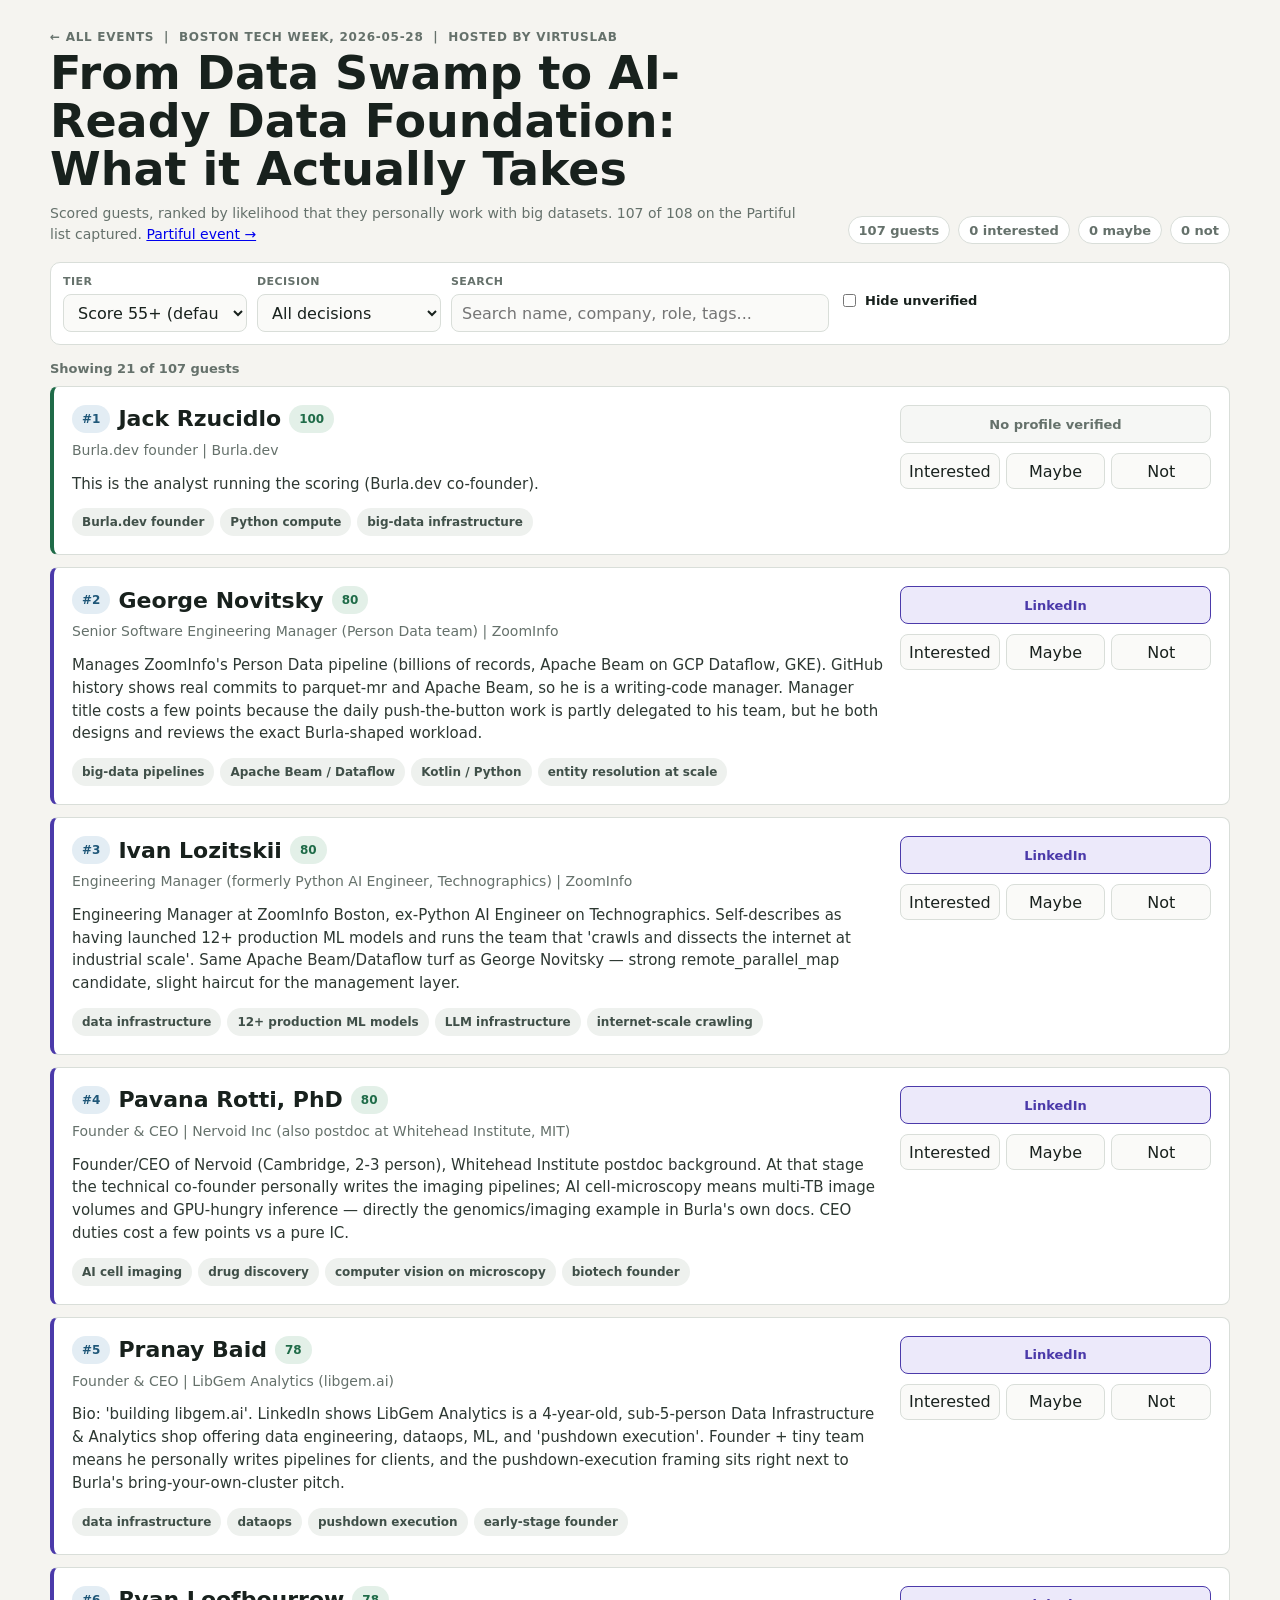
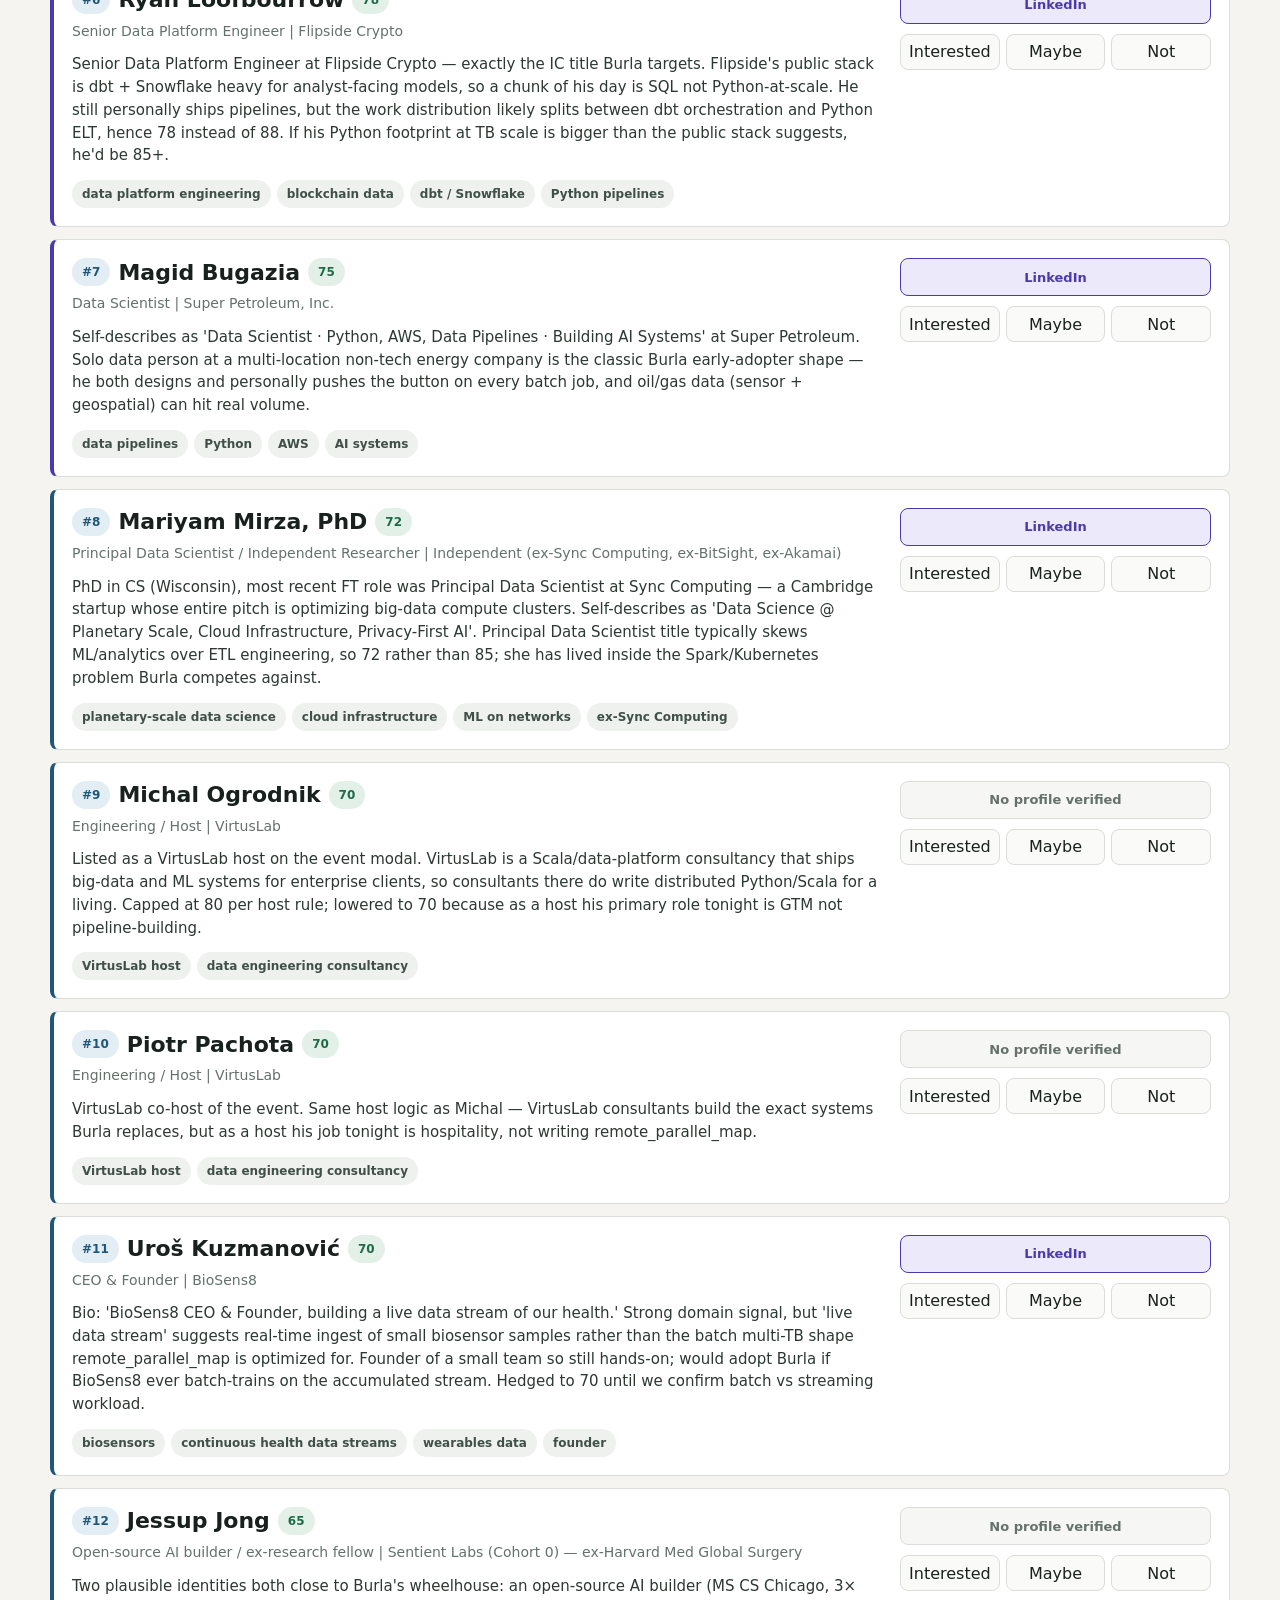
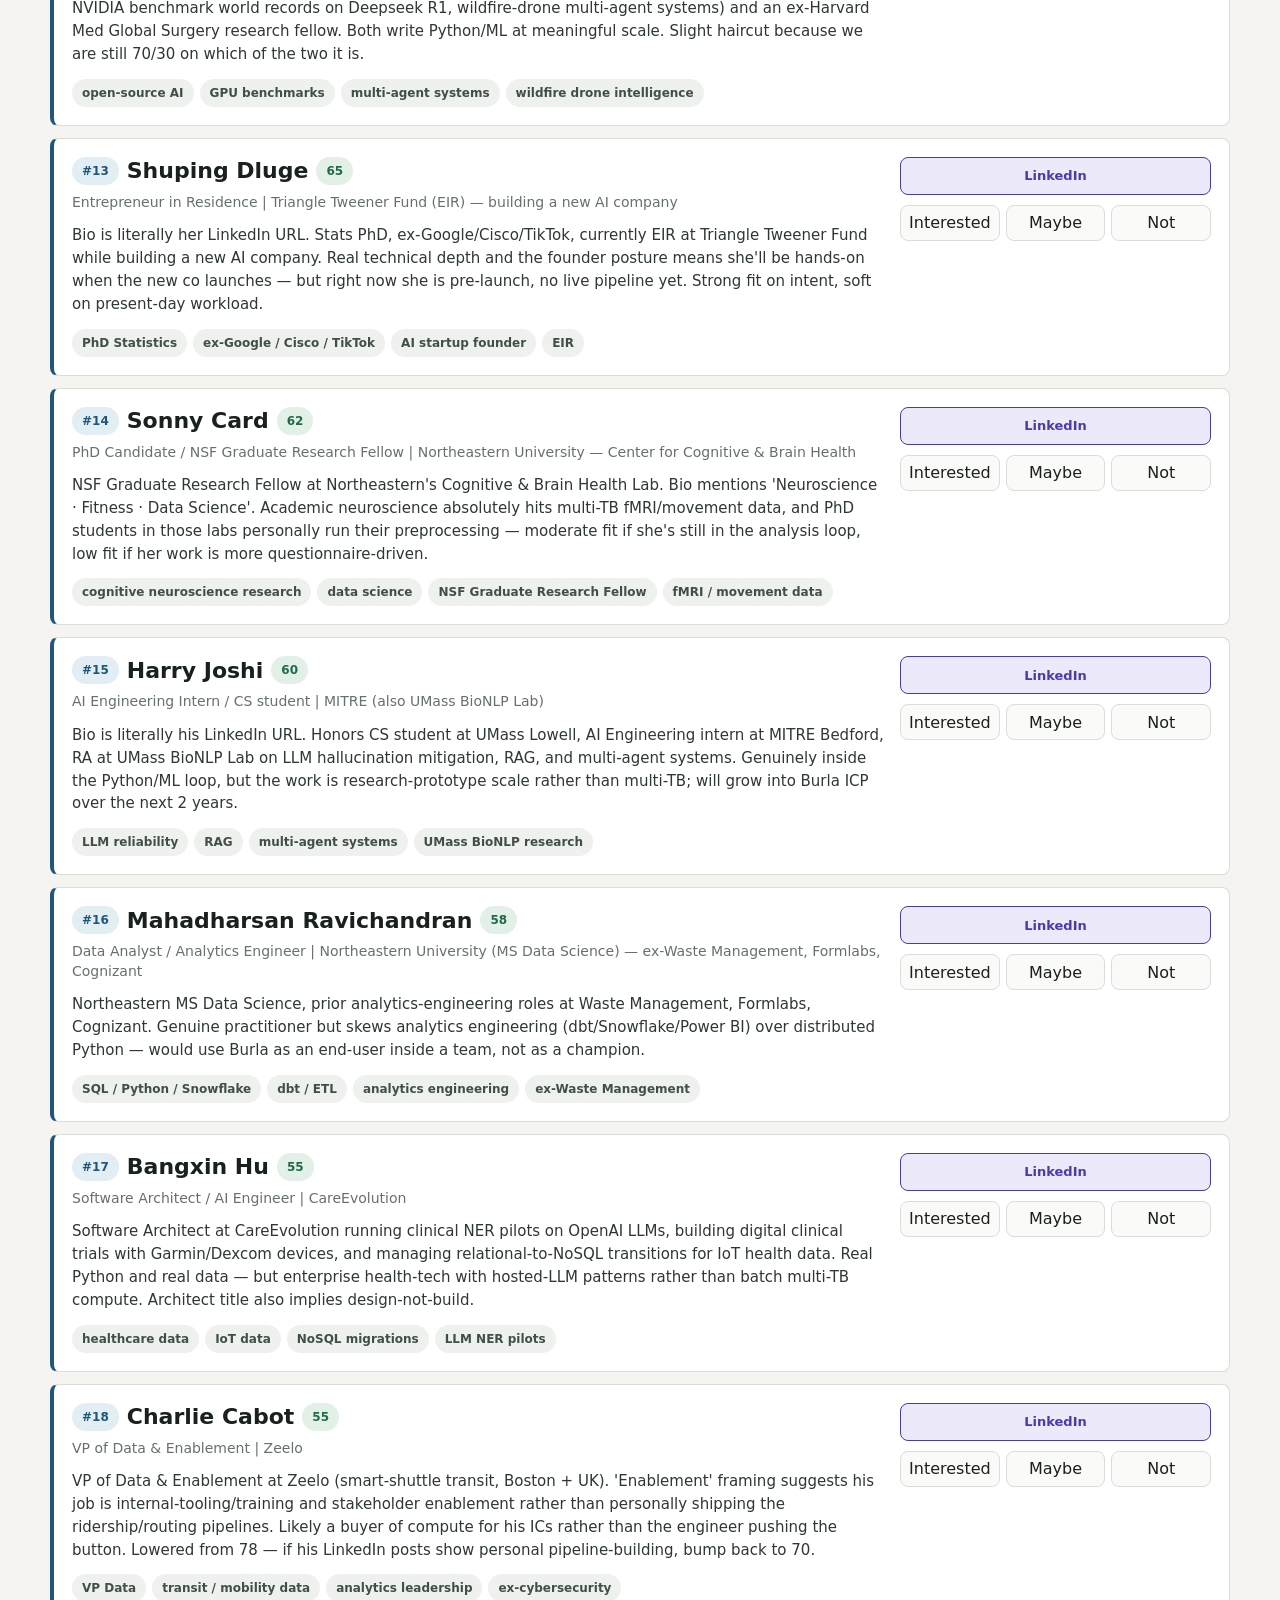
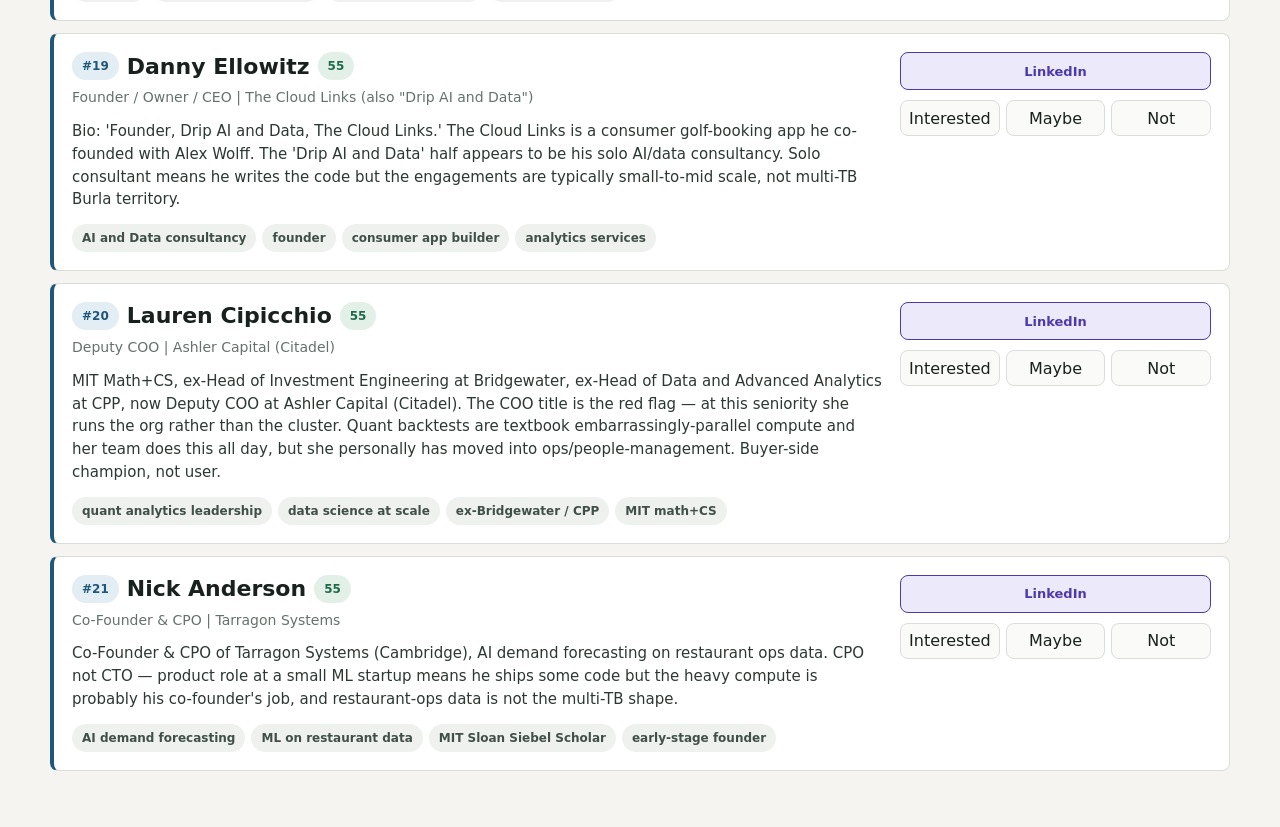
<file: phase2_guests/guests-data_swamp.html>
<!doctype html>
<html lang="en">
  <head>
    <meta charset="utf-8">
    <meta name="viewport" content="width=device-width, initial-scale=1">
    <title>From Data Swamp to AI-Ready Data Foundation: What it Actually Takes - Scored guests</title>
    <link rel="stylesheet" href="../styles.css">
  </head>
  <body>
    <main class="page">
      <header class="page-head">
        <div>
          <p class="eyebrow"><a href="../index.html" class="back-link">&larr; All events</a> &nbsp;|&nbsp; Boston Tech Week, 2026-05-28 &nbsp;|&nbsp; Hosted by VirtusLab</p>
          <h1>From Data Swamp to AI-Ready Data Foundation: What it Actually Takes</h1>
          <p class="lede">Scored guests, ranked by likelihood that they personally work with big datasets. 107 of 108 on the Partiful list captured. <a href="https://partiful.com/e/tSfM8nCo8QrI6pZFg4FY" target="_blank" rel="noreferrer">Partiful event &rarr;</a></p>
        </div>
        <div class="decision-counts" id="decisionCounts"></div>
      </header>

      <section class="filters">
        <div class="filter-group">
          <label for="tier">Tier</label>
          <select id="tier">
            <option value="actionable">Score 55+ (default)</option>
            <option value="all">Everyone</option>
            <option value="top">90+ (top targets)</option>
            <option value="strong">75-89 (strong fit)</option>
            <option value="aware">55-74 (data-aware)</option>
            <option value="other">Below 55</option>
          </select>
        </div>
        <div class="filter-group">
          <label for="decision">Decision</label>
          <select id="decision">
            <option value="">All decisions</option>
            <option value="Interested">Only Interested</option>
            <option value="Maybe">Only Maybe</option>
            <option value="Not">Only Not</option>
            <option value="Unmarked">Only Unmarked</option>
          </select>
        </div>
        <div class="filter-group grow">
          <label for="search">Search</label>
          <input id="search" type="search" placeholder="Search name, company, role, tags...">
        </div>
        <div class="filter-group">
          <label class="checkbox">
            <input id="hideUnverified" type="checkbox">
            Hide unverified
          </label>
        </div>
      </section>

      <p class="result-count" id="resultCount"></p>

      <div class="people-list" id="peopleList" aria-live="polite"></div>
    </main>

    <script type="application/json" id="guests-data">{"event_id": "data_swamp", "event_name": "From Data Swamp to AI-Ready Data Foundation: What it Actually Takes", "event_partiful": "https://partiful.com/e/tSfM8nCo8QrI6pZFg4FY", "event_host": "VirtusLab", "event_date": "2026-05-28", "declared_count": 108, "parsed_count": 107, "guests": [{"name": "Jack Rzucidlo", "company": "Burla.dev", "role": "Burla.dev founder", "score": 100, "linkedin": "", "tags": ["Burla.dev founder", "Python compute", "big-data infrastructure"], "evidence": "This is the analyst running the scoring (Burla.dev co-founder).", "needs_verification": false, "raw_display": "Jack Rzucidlo"}, {"name": "George Novitsky", "company": "ZoomInfo", "role": "Senior Software Engineering Manager (Person Data team)", "score": 80, "linkedin": "https://www.linkedin.com/in/george-novitsky", "tags": ["big-data pipelines", "Apache Beam / Dataflow", "Kotlin / Python", "entity resolution at scale"], "evidence": "Manages ZoomInfo's Person Data pipeline (billions of records, Apache Beam on GCP Dataflow, GKE). GitHub history shows real commits to parquet-mr and Apache Beam, so he is a writing-code manager. Manager title costs a few points because the daily push-the-button work is partly delegated to his team, but he both designs and reviews the exact Burla-shaped workload.", "needs_verification": false, "raw_display": "George Novitsky"}, {"name": "Ivan Lozitskii", "company": "ZoomInfo", "role": "Engineering Manager (formerly Python AI Engineer, Technographics)", "score": 80, "linkedin": "https://www.linkedin.com/in/ivan-lozitsky", "tags": ["data infrastructure", "12+ production ML models", "LLM infrastructure", "internet-scale crawling"], "evidence": "Engineering Manager at ZoomInfo Boston, ex-Python AI Engineer on Technographics. Self-describes as having launched 12+ production ML models and runs the team that 'crawls and dissects the internet at industrial scale'. Same Apache Beam/Dataflow turf as George Novitsky \u2014 strong remote_parallel_map candidate, slight haircut for the management layer.", "needs_verification": false, "raw_display": "Ivan Lozitskii"}, {"name": "Pavana Rotti, PhD", "company": "Nervoid Inc (also postdoc at Whitehead Institute, MIT)", "role": "Founder & CEO", "score": 80, "linkedin": "https://www.linkedin.com/in/pavana-rotti-phd-60a79827", "tags": ["AI cell imaging", "drug discovery", "computer vision on microscopy", "biotech founder"], "evidence": "Founder/CEO of Nervoid (Cambridge, 2-3 person), Whitehead Institute postdoc background. At that stage the technical co-founder personally writes the imaging pipelines; AI cell-microscopy means multi-TB image volumes and GPU-hungry inference \u2014 directly the genomics/imaging example in Burla's own docs. CEO duties cost a few points vs a pure IC.", "needs_verification": false, "raw_display": "Pavana Rotti"}, {"name": "Pranay Baid", "company": "LibGem Analytics (libgem.ai)", "role": "Founder & CEO", "score": 78, "linkedin": "https://www.linkedin.com/in/pranaybaid", "tags": ["data infrastructure", "dataops", "pushdown execution", "early-stage founder"], "evidence": "Bio: 'building libgem.ai'. LinkedIn shows LibGem Analytics is a 4-year-old, sub-5-person Data Infrastructure & Analytics shop offering data engineering, dataops, ML, and 'pushdown execution'. Founder + tiny team means he personally writes pipelines for clients, and the pushdown-execution framing sits right next to Burla's bring-your-own-cluster pitch.", "needs_verification": false, "raw_display": "Pranay Baid"}, {"name": "Ryan Loofbourrow", "company": "Flipside Crypto", "role": "Senior Data Platform Engineer", "score": 78, "linkedin": "https://www.linkedin.com/in/ryan-loofbourrow-1946921aa", "tags": ["data platform engineering", "blockchain data", "dbt / Snowflake", "Python pipelines"], "evidence": "Senior Data Platform Engineer at Flipside Crypto \u2014 exactly the IC title Burla targets. Flipside's public stack is dbt + Snowflake heavy for analyst-facing models, so a chunk of his day is SQL not Python-at-scale. He still personally ships pipelines, but the work distribution likely splits between dbt orchestration and Python ELT, hence 78 instead of 88. If his Python footprint at TB scale is bigger than the public stack suggests, he'd be 85+.", "needs_verification": false, "raw_display": "Ryan Loofbourrow"}, {"name": "Magid Bugazia", "company": "Super Petroleum, Inc.", "role": "Data Scientist", "score": 75, "linkedin": "https://www.linkedin.com/in/magidbugazia", "tags": ["data pipelines", "Python", "AWS", "AI systems"], "evidence": "Self-describes as 'Data Scientist \u00b7 Python, AWS, Data Pipelines \u00b7 Building AI Systems' at Super Petroleum. Solo data person at a multi-location non-tech energy company is the classic Burla early-adopter shape \u2014 he both designs and personally pushes the button on every batch job, and oil/gas data (sensor + geospatial) can hit real volume.", "needs_verification": false, "raw_display": "Magid Bugazia"}, {"name": "Mariyam Mirza, PhD", "company": "Independent (ex-Sync Computing, ex-BitSight, ex-Akamai)", "role": "Principal Data Scientist / Independent Researcher", "score": 72, "linkedin": "https://www.linkedin.com/in/mariyam-mirza", "tags": ["planetary-scale data science", "cloud infrastructure", "ML on networks", "ex-Sync Computing"], "evidence": "PhD in CS (Wisconsin), most recent FT role was Principal Data Scientist at Sync Computing \u2014 a Cambridge startup whose entire pitch is optimizing big-data compute clusters. Self-describes as 'Data Science @ Planetary Scale, Cloud Infrastructure, Privacy-First AI'. Principal Data Scientist title typically skews ML/analytics over ETL engineering, so 72 rather than 85; she has lived inside the Spark/Kubernetes problem Burla competes against.", "needs_verification": false, "raw_display": "Mariyam Mirza"}, {"name": "Michal Ogrodnik", "company": "VirtusLab", "role": "Engineering / Host", "score": 70, "linkedin": "", "tags": ["VirtusLab host", "data engineering consultancy"], "evidence": "Listed as a VirtusLab host on the event modal. VirtusLab is a Scala/data-platform consultancy that ships big-data and ML systems for enterprise clients, so consultants there do write distributed Python/Scala for a living. Capped at 80 per host rule; lowered to 70 because as a host his primary role tonight is GTM not pipeline-building.", "needs_verification": false, "raw_display": "Michal Ogrodnik"}, {"name": "Piotr Pachota", "company": "VirtusLab", "role": "Engineering / Host", "score": 70, "linkedin": "", "tags": ["VirtusLab host", "data engineering consultancy"], "evidence": "VirtusLab co-host of the event. Same host logic as Michal \u2014 VirtusLab consultants build the exact systems Burla replaces, but as a host his job tonight is hospitality, not writing remote_parallel_map.", "needs_verification": false, "raw_display": "Piotr Pachota"}, {"name": "Uro\u0161 Kuzmanovi\u0107", "company": "BioSens8", "role": "CEO & Founder", "score": 70, "linkedin": "https://www.linkedin.com/in/uros-kuzmanovic", "tags": ["biosensors", "continuous health data streams", "wearables data", "founder"], "evidence": "Bio: 'BioSens8 CEO & Founder, building a live data stream of our health.' Strong domain signal, but 'live data stream' suggests real-time ingest of small biosensor samples rather than the batch multi-TB shape remote_parallel_map is optimized for. Founder of a small team so still hands-on; would adopt Burla if BioSens8 ever batch-trains on the accumulated stream. Hedged to 70 until we confirm batch vs streaming workload.", "needs_verification": false, "raw_display": "Uro\u0161 Kuzmanovi\u0107"}, {"name": "Jessup Jong", "company": "Sentient Labs (Cohort 0) \u2014 ex-Harvard Med Global Surgery", "role": "Open-source AI builder / ex-research fellow", "score": 65, "linkedin": "", "tags": ["open-source AI", "GPU benchmarks", "multi-agent systems", "wildfire drone intelligence"], "evidence": "Two plausible identities both close to Burla's wheelhouse: an open-source AI builder (MS CS Chicago, 3\u00d7 NVIDIA benchmark world records on Deepseek R1, wildfire-drone multi-agent systems) and an ex-Harvard Med Global Surgery research fellow. Both write Python/ML at meaningful scale. Slight haircut because we are still 70/30 on which of the two it is.", "needs_verification": false, "raw_display": "Jessup Jong"}, {"name": "Shuping Dluge", "company": "Triangle Tweener Fund (EIR) \u2014 building a new AI company", "role": "Entrepreneur in Residence", "score": 65, "linkedin": "https://www.linkedin.com/in/shupingrd", "tags": ["PhD Statistics", "ex-Google / Cisco / TikTok", "AI startup founder", "EIR"], "evidence": "Bio is literally her LinkedIn URL. Stats PhD, ex-Google/Cisco/TikTok, currently EIR at Triangle Tweener Fund while building a new AI company. Real technical depth and the founder posture means she'll be hands-on when the new co launches \u2014 but right now she is pre-launch, no live pipeline yet. Strong fit on intent, soft on present-day workload.", "needs_verification": false, "raw_display": "Shuping Dluge"}, {"name": "Sonny Card", "company": "Northeastern University \u2014 Center for Cognitive & Brain Health", "role": "PhD Candidate / NSF Graduate Research Fellow", "score": 62, "linkedin": "https://www.linkedin.com/in/sonnycard", "tags": ["cognitive neuroscience research", "data science", "NSF Graduate Research Fellow", "fMRI / movement data"], "evidence": "NSF Graduate Research Fellow at Northeastern's Cognitive & Brain Health Lab. Bio mentions 'Neuroscience \u00b7 Fitness \u00b7 Data Science'. Academic neuroscience absolutely hits multi-TB fMRI/movement data, and PhD students in those labs personally run their preprocessing \u2014 moderate fit if she's still in the analysis loop, low fit if her work is more questionnaire-driven.", "needs_verification": false, "raw_display": "Sonny Card"}, {"name": "Harry Joshi", "company": "MITRE (also UMass BioNLP Lab)", "role": "AI Engineering Intern / CS student", "score": 60, "linkedin": "https://www.linkedin.com/in/harryjoshi1", "tags": ["LLM reliability", "RAG", "multi-agent systems", "UMass BioNLP research"], "evidence": "Bio is literally his LinkedIn URL. Honors CS student at UMass Lowell, AI Engineering intern at MITRE Bedford, RA at UMass BioNLP Lab on LLM hallucination mitigation, RAG, and multi-agent systems. Genuinely inside the Python/ML loop, but the work is research-prototype scale rather than multi-TB; will grow into Burla ICP over the next 2 years.", "needs_verification": false, "raw_display": "Harry Joshi"}, {"name": "Mahadharsan Ravichandran", "company": "Northeastern University (MS Data Science) \u2014 ex-Waste Management, Formlabs, Cognizant", "role": "Data Analyst / Analytics Engineer", "score": 58, "linkedin": "https://www.linkedin.com/in/mahadharsan", "tags": ["SQL / Python / Snowflake", "dbt / ETL", "analytics engineering", "ex-Waste Management"], "evidence": "Northeastern MS Data Science, prior analytics-engineering roles at Waste Management, Formlabs, Cognizant. Genuine practitioner but skews analytics engineering (dbt/Snowflake/Power BI) over distributed Python \u2014 would use Burla as an end-user inside a team, not as a champion.", "needs_verification": false, "raw_display": "Mahadharsan Ravichandran"}, {"name": "Bangxin Hu", "company": "CareEvolution", "role": "Software Architect / AI Engineer", "score": 55, "linkedin": "https://www.linkedin.com/in/hubangxin", "tags": ["healthcare data", "IoT data", "NoSQL migrations", "LLM NER pilots"], "evidence": "Software Architect at CareEvolution running clinical NER pilots on OpenAI LLMs, building digital clinical trials with Garmin/Dexcom devices, and managing relational-to-NoSQL transitions for IoT health data. Real Python and real data \u2014 but enterprise health-tech with hosted-LLM patterns rather than batch multi-TB compute. Architect title also implies design-not-build.", "needs_verification": false, "raw_display": "Bangxin Hu"}, {"name": "Charlie Cabot", "company": "Zeelo", "role": "VP of Data & Enablement", "score": 55, "linkedin": "https://www.linkedin.com/in/charlie-cabot-55803385", "tags": ["VP Data", "transit / mobility data", "analytics leadership", "ex-cybersecurity"], "evidence": "VP of Data & Enablement at Zeelo (smart-shuttle transit, Boston + UK). 'Enablement' framing suggests his job is internal-tooling/training and stakeholder enablement rather than personally shipping the ridership/routing pipelines. Likely a buyer of compute for his ICs rather than the engineer pushing the button. Lowered from 78 \u2014 if his LinkedIn posts show personal pipeline-building, bump back to 70.", "needs_verification": false, "raw_display": "Charlie Cabot"}, {"name": "Danny Ellowitz", "company": "The Cloud Links (also \"Drip AI and Data\")", "role": "Founder / Owner / CEO", "score": 55, "linkedin": "https://www.linkedin.com/in/dannyellowitz", "tags": ["AI and Data consultancy", "founder", "consumer app builder", "analytics services"], "evidence": "Bio: 'Founder, Drip AI and Data, The Cloud Links.' The Cloud Links is a consumer golf-booking app he co-founded with Alex Wolff. The 'Drip AI and Data' half appears to be his solo AI/data consultancy. Solo consultant means he writes the code but the engagements are typically small-to-mid scale, not multi-TB Burla territory.", "needs_verification": false, "raw_display": "Danny Ellowitz"}, {"name": "Lauren Cipicchio", "company": "Ashler Capital (Citadel)", "role": "Deputy COO", "score": 55, "linkedin": "https://www.linkedin.com/in/lauren-cipicchio", "tags": ["quant analytics leadership", "data science at scale", "ex-Bridgewater / CPP", "MIT math+CS"], "evidence": "MIT Math+CS, ex-Head of Investment Engineering at Bridgewater, ex-Head of Data and Advanced Analytics at CPP, now Deputy COO at Ashler Capital (Citadel). The COO title is the red flag \u2014 at this seniority she runs the org rather than the cluster. Quant backtests are textbook embarrassingly-parallel compute and her team does this all day, but she personally has moved into ops/people-management. Buyer-side champion, not user.", "needs_verification": false, "raw_display": "Lauren Cipicchio"}, {"name": "Nick Anderson", "company": "Tarragon Systems", "role": "Co-Founder & CPO", "score": 55, "linkedin": "https://www.linkedin.com/in/nickanderson11", "tags": ["AI demand forecasting", "ML on restaurant data", "MIT Sloan Siebel Scholar", "early-stage founder"], "evidence": "Co-Founder & CPO of Tarragon Systems (Cambridge), AI demand forecasting on restaurant ops data. CPO not CTO \u2014 product role at a small ML startup means he ships some code but the heavy compute is probably his co-founder's job, and restaurant-ops data is not the multi-TB shape.", "needs_verification": false, "raw_display": "Nick Anderson"}, {"name": "Alex Wolff", "company": "The Cloud Links", "role": "Co-Founder / Owner / COO", "score": 50, "linkedin": "", "tags": ["consumer app co-founder", "operations", "ex-data background", "small-team builder"], "evidence": "Co-Founder/COO of The Cloud Links alongside Danny Ellowitz \u2014 consumer golf tee-time booking app. Founder-stage so he writes code, but the company itself is a consumer SaaS, not data infrastructure. Some Burla fit only if he is also doing analytics on user data; otherwise off-target.", "needs_verification": true, "raw_display": "Alex Wolff"}, {"name": "Auden Sandberg", "company": "Boston University (also McLean Hospital RA, ex-LibGem Analytics)", "role": "Neuroscience / Journalism / Philosophy student; Research Assistant", "score": 50, "linkedin": "https://www.linkedin.com/in/auden-sandberg-360b72304", "tags": ["LibGem Analytics intern", "McLean/Harvard Med research", "student-builder", "data engineering exposure"], "evidence": "BU undergrad, RA at McLean/Harvard Med, with a LibGem Analytics stint on his profile \u2014 likely a Pranay-Baid-recruited attendee with real data-engineering exposure but still very junior; will personally run small pipelines, not yet the multi-TB shape.", "needs_verification": false, "raw_display": "Auden Sandberg"}, {"name": "John Phillips", "company": "Unknown (bio: \"AI, Analytics, and Product\")", "role": "AI / Analytics / Product leader", "score": 50, "linkedin": "", "tags": ["AI", "analytics", "product leadership"], "evidence": "Bio: 'AI, Analytics, and Product.' Common name and no employer confirmation \u2014 but the self-tag is the analytics-product persona, which is a buyer of compute rather than an IC writing remote_parallel_map. Mid-default.", "needs_verification": true, "raw_display": "John Phillips"}, {"name": "Kirsten Lawrence", "company": "ETX Upstream", "role": "Land / Data analyst (part of ETX core team)", "score": 50, "linkedin": "", "tags": ["renewables land data", "LandCommand platform", "geospatial analytics", "small team"], "evidence": "Part of the ETX Upstream founding team (Boston renewables, LandCommand\u00ae geo/land data platform). Geospatial land data is real but mid-scale \u2014 sub-TB filings + parcels \u2014 so she likely writes Python for the platform but not at multi-TB volumes. Real practitioner, modest scale.", "needs_verification": false, "raw_display": "Kirsten Lawrence"}, {"name": "Isaac Greenberg", "company": "ETX Upstream", "role": "Core team member (renewables land data)", "score": 48, "linkedin": "", "tags": ["renewables land data", "ETX Upstream", "geospatial", "Boston"], "evidence": "ETX Upstream founding team next to Kirsten Lawrence and James Raines. Same scoring rationale \u2014 practitioner but not at Burla's headline scale.", "needs_verification": false, "raw_display": "Isaac Greenberg"}, {"name": "James Raines", "company": "ETX Upstream", "role": "Core team member (renewables land data)", "score": 48, "linkedin": "", "tags": ["renewables land data", "ETX Upstream", "geospatial", "Boston"], "evidence": "ETX Upstream founding team alongside Kirsten Lawrence and Isaac Greenberg. Same logic \u2014 real geo/land data work but modest scale; he probably writes platform code, just not multi-TB Python.", "needs_verification": false, "raw_display": "James Raines"}, {"name": "Justin Chen", "company": "Unknown", "role": "Senior Software Engineer", "score": 45, "linkedin": "", "tags": ["senior software engineer", "generic"], "evidence": "Bio: 'Senior software engineer.' Common name, no employer \u2014 could be Python data work, could be pure web. Mid-default given the deliberate vagueness.", "needs_verification": true, "raw_display": "Justin Chen"}, {"name": "Walid Saad", "company": "Virginia Tech (NEWS Lab)", "role": "Rolls Royce Commonwealth Professor", "score": 45, "linkedin": "https://www.linkedin.com/in/walid-saad-vt", "tags": ["wireless networks", "ML for communications", "academic researcher", "AGI / 6G"], "evidence": "Multiple Walid Saads exist; the most prominent is a Virginia Tech ECE professor publishing heavily on AI-native networks, AGI, and 6G. If it's him he uses meaningful GPU compute on RL/inference workloads, but academic professors don't personally run pipelines \u2014 they have grad students do it. Plus Boston attendance is unconfirmed.", "needs_verification": true, "raw_display": "Walid Saad"}, {"name": "Gonzalo Adrover", "company": "Kinamic", "role": "Director, East Coast", "score": 42, "linkedin": "https://www.linkedin.com/in/g-adrover", "tags": ["nearshore software dev", "fintech engineering", "engineering leadership", "Uruguay/US"], "evidence": "Bio: 'Director of the East Coast at Kinamic' \u2014 a 29-person Uruguay-based nearshore software dev shop focused on fintech and payment processing. Engineering leader, but Kinamic sells dev hours, not big-data infra. Possible channel partner.", "needs_verification": false, "raw_display": "Gonzalo Adrover"}, {"name": "Lois W Kaznicki", "company": "Blueport Commerce (most recent)", "role": "Director, Product Management & UX", "score": 42, "linkedin": "https://www.linkedin.com/in/kaznicki", "tags": ["SaaS product leader", "data + APIs + commerce", "ecommerce platform", "Boston"], "evidence": "Director of Product Management & UX at Blueport Commerce. Self-tag is 'AI, Commerce, Loyalty, Payments, Platforms, Data, APIs' and 'half of product problems are data problems' \u2014 but PM/UX is a buyer/specifier role, not an IC who writes pipelines.", "needs_verification": false, "raw_display": "Lois W Kaznicki"}, {"name": "Alice Whang", "company": "", "role": "", "score": 40, "linkedin": "", "tags": ["needs_verification"], "evidence": "No bio, no distinctive hint. Cannot confidently identify.", "needs_verification": true, "raw_display": "Alice Whang"}, {"name": "Ariel Chin", "company": "", "role": "", "score": 40, "linkedin": "", "tags": ["needs_verification"], "evidence": "No bio, no distinctive Boston profile. Default 40.", "needs_verification": true, "raw_display": "Ariel Chin"}, {"name": "Athens", "company": "", "role": "", "score": 40, "linkedin": "", "tags": ["first-name-only", "needs_verification"], "evidence": "First-name-only entry, no bio. Default 40 per instructions.", "needs_verification": true, "raw_display": "Athens"}, {"name": "Ayomikun obayomi", "company": "", "role": "", "score": 40, "linkedin": "", "tags": ["initials-only", "needs_verification"], "evidence": "Initials-only display \"AO\", no bio. Cannot identify.", "needs_verification": true, "raw_display": "Ayomikun obayomi"}, {"name": "Brodie", "company": "", "role": "", "score": 40, "linkedin": "", "tags": ["first-name-only", "needs_verification"], "evidence": "First-name-only entry, no bio. Default 40 per instructions.", "needs_verification": true, "raw_display": "Brodie"}, {"name": "Chelsea", "company": "", "role": "", "score": 40, "linkedin": "", "tags": ["first-name-only", "needs_verification"], "evidence": "First-name-only entry, no bio. Default 40 per instructions.", "needs_verification": true, "raw_display": "Chelsea"}, {"name": "Chris Thullen", "company": "", "role": "", "score": 40, "linkedin": "", "tags": ["needs_verification"], "evidence": "No bio; no public match found. Default 40.", "needs_verification": true, "raw_display": "Chris Thullen"}, {"name": "Daniela Morin", "company": "", "role": "", "score": 40, "linkedin": "", "tags": ["needs_verification"], "evidence": "No bio; no clear Boston-tech profile. Default 40.", "needs_verification": true, "raw_display": "Daniela Morin"}, {"name": "Dara Such", "company": "", "role": "", "score": 40, "linkedin": "", "tags": ["needs_verification"], "evidence": "No bio; multiple plausible matches but none clearly Boston-tech / Burla-shaped. Default 40.", "needs_verification": true, "raw_display": "Dara Such"}, {"name": "Derek Valles", "company": "", "role": "Investor / Technologist / Academic", "score": 40, "linkedin": "", "tags": ["investor", "technologist", "academic", "self-described generalist"], "evidence": "Bio: 'investor / technologist / academic.' Tag is deliberately vague; the 'investor' half pulls toward exclusion list, the 'technologist' half could go either way. Holding at default 40.", "needs_verification": true, "raw_display": "Derek Valles"}, {"name": "Emma", "company": "", "role": "", "score": 40, "linkedin": "", "tags": ["first-name-only", "needs_verification"], "evidence": "First-name-only entry, no bio. Default 40 per instructions.", "needs_verification": true, "raw_display": "Emma"}, {"name": "Hang Zhou", "company": "", "role": "", "score": 40, "linkedin": "", "tags": ["very common name", "needs_verification"], "evidence": "Extremely common Chinese name + initials \"HZ\" only \u2014 cannot identify.", "needs_verification": true, "raw_display": "Hang Zhou"}, {"name": "Hazim", "company": "", "role": "", "score": 40, "linkedin": "", "tags": ["first-name-only / initials-only", "needs_verification"], "evidence": "First-name-only entry shown only by initial \"H\", no bio. Default 40 per instructions.", "needs_verification": true, "raw_display": "Hazim"}, {"name": "Janak Joshi", "company": "Commonwealth of Massachusetts (also CTO at Life Image / Intelerad)", "role": "Chief Digital Officer", "score": 40, "linkedin": "https://www.linkedin.com/in/janakjoshi", "tags": ["state AI strategy", "healthcare data exchange", "RWE / clinical data", "White House AI Task Force"], "evidence": "Chief Digital Officer for the Commonwealth of Massachusetts, ex-CTO Life Image (largest US medical-imaging exchange, 3,500 hospitals, 100M patients), nominated to the White House AI Task Force in July 2025. Strong buyer-side champion and one of the most useful conversations in the room \u2014 but he does not personally write `remote_parallel_map` code anymore. Score reflects USER fit, not networking value: he is a champion, not a user.", "needs_verification": false, "raw_display": "JANAK JOSHI"}, {"name": "Jarred", "company": "", "role": "", "score": 40, "linkedin": "", "tags": ["first-name-only", "needs_verification"], "evidence": "First-name-only entry, no bio. Default 40 per instructions.", "needs_verification": true, "raw_display": "Jarred"}, {"name": "John Lum", "company": "", "role": "", "score": 40, "linkedin": "", "tags": ["common name", "needs_verification"], "evidence": "No bio. Multiple possible matches and common surname \u2014 cannot disambiguate.", "needs_verification": true, "raw_display": "John Lum"}, {"name": "Kay Ghosh", "company": "", "role": "", "score": 40, "linkedin": "", "tags": ["initials-only", "needs_verification"], "evidence": "Initials-only display \"KG\", no bio. No clear Boston-tech profile. Default 40.", "needs_verification": true, "raw_display": "Kay Ghosh"}, {"name": "Khanh Vy Ho", "company": "", "role": "", "score": 40, "linkedin": "", "tags": ["needs_verification"], "evidence": "No bio; no clear Boston-tech profile. Default 40.", "needs_verification": true, "raw_display": "Khanh Vy Ho"}, {"name": "Kristina", "company": "", "role": "", "score": 40, "linkedin": "", "tags": ["first-name-only / initials-only", "needs_verification"], "evidence": "First-name-only entry shown only by initial \"K\", no bio. Default 40 per instructions.", "needs_verification": true, "raw_display": "Kristina"}, {"name": "Laura", "company": "", "role": "", "score": 40, "linkedin": "", "tags": ["first-name-only / initials-only", "needs_verification"], "evidence": "First-name-only entry shown only by initial \"L\", no bio. Default 40 per instructions.", "needs_verification": true, "raw_display": "Laura"}, {"name": "Leyla Dzabiev", "company": "", "role": "", "score": 40, "linkedin": "", "tags": ["needs_verification"], "evidence": "No bio; no clear high-signal Boston profile. Default 40.", "needs_verification": true, "raw_display": "Leyla Dzabiev"}, {"name": "Lucy", "company": "", "role": "", "score": 40, "linkedin": "", "tags": ["first-name-only", "needs_verification"], "evidence": "First-name-only entry, no bio. Default 40 per instructions.", "needs_verification": true, "raw_display": "Lucy"}, {"name": "Mary Delaney", "company": "", "role": "", "score": 40, "linkedin": "", "tags": ["initials-only", "needs_verification"], "evidence": "Initials-only display \"MD\", no bio. Common name \u2014 cannot disambiguate.", "needs_verification": true, "raw_display": "Mary Delaney"}, {"name": "Matias", "company": "", "role": "", "score": 40, "linkedin": "", "tags": ["first-name-only / initials-only", "needs_verification"], "evidence": "First-name-only entry shown only by initial \"M\", no bio. Default 40 per instructions.", "needs_verification": true, "raw_display": "Matias"}, {"name": "Matt Pupa", "company": "", "role": "", "score": 40, "linkedin": "", "tags": ["needs_verification"], "evidence": "No bio and no high-signal public profile readily matchable. Default 40.", "needs_verification": true, "raw_display": "Matt Pupa"}, {"name": "Mike Hartsell", "company": "", "role": "", "score": 40, "linkedin": "", "tags": ["needs_verification"], "evidence": "Empty bio. Most-named match is a senior dyno tech at GM Detroit which is unlikely to attend a Boston data event \u2014 probably someone else with the same name. Default 40.", "needs_verification": true, "raw_display": "Mike Hartsell"}, {"name": "Misha", "company": "", "role": "", "score": 40, "linkedin": "", "tags": ["first-name-only", "needs_verification"], "evidence": "First-name-only entry with the bio \"\ud83d\ude38\" \u2014 not enough to identify or score meaningfully. Default 40 per instructions.", "needs_verification": true, "raw_display": "Misha"}, {"name": "Natan Getahun", "company": "", "role": "", "score": 40, "linkedin": "", "tags": ["needs_verification"], "evidence": "No bio; no high-signal public profile to anchor scoring. Default 40.", "needs_verification": true, "raw_display": "Natan Getahun"}, {"name": "Nicholas Williams Payiatis", "company": "", "role": "", "score": 40, "linkedin": "", "tags": ["needs_verification", "hyphenated name"], "evidence": "No bio; the compound name doesn't resolve to a single confident Boston-tech profile. Default 40.", "needs_verification": true, "raw_display": "Nicholas Williams Payiatis"}, {"name": "Niva", "company": "", "role": "", "score": 40, "linkedin": "", "tags": ["first-name-only / initials-only", "needs_verification"], "evidence": "First-name-only entry shown only by initial \"N\", no bio. Default 40 per instructions.", "needs_verification": true, "raw_display": "Niva"}, {"name": "Noelia Pantigoso", "company": "", "role": "", "score": 40, "linkedin": "", "tags": ["needs_verification"], "evidence": "No public Boston-tech profile found under that name. Default 40.", "needs_verification": true, "raw_display": "Noelia Pantigoso"}, {"name": "Oleg S", "company": "", "role": "", "score": 40, "linkedin": "", "tags": ["initials-only", "needs_verification"], "evidence": "Initials-only display \"OS\", surname not present. Cannot identify.", "needs_verification": true, "raw_display": "Oleg S"}, {"name": "Pablo Funes", "company": "", "role": "", "score": 40, "linkedin": "", "tags": ["needs_verification"], "evidence": "No bio, multiple possible matches; cannot disambiguate.", "needs_verification": true, "raw_display": "Pablo Funes"}, {"name": "Patrali", "company": "", "role": "", "score": 40, "linkedin": "", "tags": ["first-name-only / initials-only", "needs_verification"], "evidence": "First-name-only entry shown only by initial \"P\", no bio. Default 40 per instructions.", "needs_verification": true, "raw_display": "Patrali"}, {"name": "Ram\u00f3n", "company": "", "role": "", "score": 40, "linkedin": "", "tags": ["first-name-only / initials-only", "needs_verification"], "evidence": "First-name-only entry shown only by initial \"R\", no bio. Default 40 per instructions.", "needs_verification": true, "raw_display": "Ram\u00f3n"}, {"name": "Rebekah Wigton", "company": "", "role": "", "score": 40, "linkedin": "", "tags": ["needs_verification"], "evidence": "No bio; no clear high-signal Boston-tech profile. Default 40.", "needs_verification": true, "raw_display": "Rebekah Wigton"}, {"name": "Riya Guha Thakurta", "company": "", "role": "", "score": 40, "linkedin": "", "tags": ["needs_verification"], "evidence": "One Riya Guha Thakurta co-authored an IoT Basics book but no clear Boston professional profile. Cannot confidently score. Default 40.", "needs_verification": true, "raw_display": "Riya Guha Thakurta"}, {"name": "Sarah McLaughlin", "company": "", "role": "", "score": 40, "linkedin": "", "tags": ["common name", "needs_verification"], "evidence": "Multiple Sarah McLaughlins in Boston (incl. a Wellman Center/MGH research scientist on collagen photoactive agents) \u2014 no bio to disambiguate. Default 40.", "needs_verification": true, "raw_display": "Sarah McLaughlin"}, {"name": "Sasa Phanitsombat", "company": "", "role": "", "score": 40, "linkedin": "", "tags": ["initials-only", "needs_verification"], "evidence": "Initials-only display \"SP\", no bio. Cannot identify.", "needs_verification": true, "raw_display": "Sasa Phanitsombat"}, {"name": "Shaili Gupta", "company": "", "role": "", "score": 40, "linkedin": "", "tags": ["initials-only", "needs_verification"], "evidence": "Initials-only display \"SG\", no bio. Multiple possible matches.", "needs_verification": true, "raw_display": "Shaili Gupta"}, {"name": "Shao", "company": "", "role": "", "score": 40, "linkedin": "", "tags": ["first-name-only", "needs_verification"], "evidence": "First-name-only entry, no bio. Default 40 per instructions.", "needs_verification": true, "raw_display": "Shao"}, {"name": "Shilpa Jain", "company": "", "role": "", "score": 40, "linkedin": "", "tags": ["common name", "needs_verification"], "evidence": "Multiple Shilpa Jains (one founder of Alternates.ai/BeGig AI agents/workflows, others in data) with no bio to disambiguate. Default 40.", "needs_verification": true, "raw_display": "Shilpa Jain"}, {"name": "Sofia Symonds", "company": "", "role": "", "score": 40, "linkedin": "", "tags": ["needs_verification"], "evidence": "No bio. Most-named Sofia Symonds is a non-tech model/influencer; whoever attended this event is almost certainly someone else. Cannot identify.", "needs_verification": true, "raw_display": "Sofia Symonds"}, {"name": "Uliana Samotis", "company": "", "role": "", "score": 40, "linkedin": "", "tags": ["initials-only", "needs_verification"], "evidence": "Initials-only display \"US\", no bio. Cannot identify.", "needs_verification": true, "raw_display": "Uliana Samotis"}, {"name": "Vibhu", "company": "", "role": "", "score": 40, "linkedin": "", "tags": ["first-name-only / initials-only", "needs_verification"], "evidence": "First-name-only entry shown only by initial \"V\", no bio. Default 40 per instructions.", "needs_verification": true, "raw_display": "Vibhu"}, {"name": "YU CHEN", "company": "", "role": "", "score": 40, "linkedin": "", "tags": ["very common name", "needs_verification"], "evidence": "Extremely common Chinese name with no bio or hint \u2014 cannot identify a specific person.", "needs_verification": true, "raw_display": "YU CHEN"}, {"name": "Yuna", "company": "", "role": "", "score": 40, "linkedin": "", "tags": ["first-name-only", "needs_verification"], "evidence": "First-name-only entry, no bio. Default 40 per instructions.", "needs_verification": true, "raw_display": "Yuna"}, {"name": "mckenna Riggles", "company": "", "role": "", "score": 40, "linkedin": "", "tags": ["needs_verification"], "evidence": "No bio; couldn't find a high-confidence Boston-tech match. Default 40.", "needs_verification": true, "raw_display": "mckenna Riggles"}, {"name": "rd", "company": "", "role": "", "score": 40, "linkedin": "", "tags": ["initials-only", "needs_verification"], "evidence": "Displayed only as \"rd\" with initial \"R\", no bio. Cannot identify. Default 40 per instructions.", "needs_verification": true, "raw_display": "rd"}, {"name": "xikai dai", "company": "", "role": "", "score": 40, "linkedin": "", "tags": ["initials-only", "needs_verification"], "evidence": "Initials-only display \"XD\", no bio. Cannot identify.", "needs_verification": true, "raw_display": "xikai dai"}, {"name": "Mark Kassis", "company": "Curate Partners", "role": "Account Executive (Healthcare / Data / AI)", "score": 38, "linkedin": "https://www.linkedin.com/in/mark-kassis-0b0275232", "tags": ["healthcare data + AI consulting", "GTM at staffing/consulting", "ex-Oracle", "Boston-area"], "evidence": "Account Executive at Curate Partners (Woburn-MA IT consultancy selling healthcare data/AI services). Sales role \u2014 has conversations about data-platform modernization at hospitals but does not push the button himself. Useful channel partner, not user.", "needs_verification": false, "raw_display": "Mark Kassis"}, {"name": "Priyansh Shah, MD", "company": "Beth Israel Deaconess Medical Center (ex-Postdoc Cardiology) / now Albert Einstein College of Medicine", "role": "Internal Medicine Resident (ex-research fellow, digital health)", "score": 38, "linkedin": "https://www.linkedin.com/in/-priyansh-shah", "tags": ["digital health", "preventive cardiology", "global health data", "physician"], "evidence": "Bio is his LinkedIn URL. Physician, internal-medicine resident, ex-postdoc cardiology at BIDMC working on cardiovascular outcomes / digital health, founder of the World Youth Heart Federation. Data-aware healthcare practitioner, but a physician \u2014 not a Python pipeline builder.", "needs_verification": false, "raw_display": "Priyansh Shah"}, {"name": "Santiago Martinez", "company": "Futura Work", "role": "CEO/Founder", "score": 38, "linkedin": "https://www.linkedin.com/in/santiago-martinez-jaramillo-31551784", "tags": ["AI talent platform", "LATAM AI engineers", "small founder", "talent marketplace"], "evidence": "Founder of Futura Work, an AI-talent marketplace placing LATAM engineers into US AI teams. Real founder but the product is a talent marketplace \u2014 he sells data talent to the same teams Burla wants, doesn't himself run multi-TB Python.", "needs_verification": false, "raw_display": "Santiago Martinez"}, {"name": "Benjamin Ledoux", "company": "", "role": "", "score": 35, "linkedin": "", "tags": ["common name", "needs_verification"], "evidence": "Two plausible matches: an SoC Design Engineer at Intel (Hudson MA) \u2014 hardware, not data \u2014 or a Paris-based Voodoo growth marketer. Neither is a strong USER fit; can't confirm which one is here.", "needs_verification": true, "raw_display": "Benjamin Ledoux"}, {"name": "Dean Remy", "company": "Mativa Diagnostics (Fractional CCO) \u2014 also long career at Twist Bioscience, LGC Biosearch", "role": "Co-Founder & Chief Commercial Officer (Fractional) / Life Science Executive", "score": 35, "linkedin": "https://www.linkedin.com/in/scisourceremy", "tags": ["35-yr life sciences exec", "biotech / diagnostics commercial", "fractional CxO", "broad biotech network"], "evidence": "35 years life-sciences commercial experience; Mativa Diagnostics (Cambridge) Fractional CCO and ex-Twist Bioscience genomics commercial. Commercial not technical \u2014 useful Cambridge biotech introducer, but he himself will never push a remote_parallel_map button.", "needs_verification": false, "raw_display": "DEAN REMY"}, {"name": "Rehaan Anjaria", "company": "Visic / civic-tech (LA-based)", "role": "Self-taught full-stack developer", "score": 35, "linkedin": "", "tags": ["civic tech", "self-taught", "FastAPI / Svelte", "LA-based"], "evidence": "GitHub + Devpost show a young LA-based self-taught full-stack civic-tech developer (CRLS PathFinders, CityWise via Visic). Real builder, but web-app/civic-tech rather than multi-TB Python. Cross-country attendance is also unconfirmed.", "needs_verification": true, "raw_display": "Rehaan Anjaria"}, {"name": "Kate Brigham", "company": "Independent (AgeTech / Longevity consulting; automating Care Managers)", "role": "Product Strategy Consultant / Fractional CPO / Investor / Mentor", "score": 32, "linkedin": "", "tags": ["AgeTech / Longevity", "care-management automation", "Fractional CPO", "consultant + investor"], "evidence": "AgeTech & Longevity consultant, fractional CPO, currently automating admin for Care Managers. Applied LLM/workflow work in care management \u2014 operational automation, light on big data. Consultant means she advises and ships some prototypes but doesn't run multi-TB jobs.", "needs_verification": false, "raw_display": "Kate Brigham"}, {"name": "Andy Cosgrove", "company": "Paradigm4", "role": "Chief Revenue Officer", "score": 30, "linkedin": "https://www.linkedin.com/in/andycosgrove", "tags": ["multimodal evidence platform", "genomics data", "life-sciences scale-out", "commercial leader"], "evidence": "CRO at Paradigm4 (Waltham) \u2014 a competing multimodal life-sciences data/compute platform. He sells against Burla, doesn't write Burla-shaped code. Excellent conversation for competitive intel and biotech market shape, but USER score must reflect reality: zero chance he personally pushes a `remote_parallel_map` button.", "needs_verification": false, "raw_display": "Andy Cosgrove"}, {"name": "Christopher Passanisi", "company": "Seeking employment", "role": "Job-seeker (background unclear)", "score": 30, "linkedin": "", "tags": ["job seeker", "deprioritize"], "evidence": "Bio: 'Seeking employment.' No company or role to anchor a workload \u2014 most likely networking for himself; cannot connect him to a current Burla-shaped problem. Deprioritize.", "needs_verification": true, "raw_display": "Christopher Passanisi"}, {"name": "Ivan Nikitin", "company": "Fortytwo (also Temporal Games)", "role": "Co-Founder & CEO", "score": 30, "linkedin": "https://www.linkedin.com/in/inikitin", "tags": ["AI infrastructure", "swarm inference / multi-LLM", "early-stage founder", "AI architecture"], "evidence": "Co-Founder/CEO of Fortytwo, a YC/seed AI infra startup building 'swarm inference' across networked small LLMs. Direct competitor in the AI-infra space \u2014 same wallet, slightly different angle (inference fabric vs batch compute). Great conversation but he won't personally write Burla code; he writes the alternative.", "needs_verification": false, "raw_display": "Ivan Nikitin"}, {"name": "Sanjay Goel", "company": "NachoNacho", "role": "CEO/Founder", "score": 30, "linkedin": "", "tags": ["B2B SaaS marketplace", "fintech-powered", "founder", "non-data-infra"], "evidence": "Bio: 'CEO/Founder, NachoNacho (B2B SaaS Marketplace Powered by Fintech).' SaaS subscription marketplace \u2014 adjacent commerce/payments, not data infra. CEO of a non-data company.", "needs_verification": false, "raw_display": "Sanjay Goel"}, {"name": "Yuki Teranishi", "company": "", "role": "", "score": 30, "linkedin": "", "tags": ["initials-only", "needs_verification"], "evidence": "Displayed with single initial 'Y'. Most prominent Yuki Teranishi is a Keio University monetary economist (Japan) \u2014 possible attendee but distant ICP. Default low-30s.", "needs_verification": true, "raw_display": "Yuki\u3000Teranishi"}, {"name": "David (gethouston.ai)", "company": "Houston AI (www.gethouston.ai)", "role": "Founder", "score": 28, "linkedin": "", "tags": ["per-call AI agent", "LLM-app builder", "consumer-ish AI", "promo-code marketing bio"], "evidence": "Bio confirms gethouston.ai (Houston AI). The product is per-call AI agents for non-technical users \u2014 pure LLM-app on top of hosted models, classic Burla exclusion list. He is a builder, just not the right kind of builder; his per-call payload is small and stateless.", "needs_verification": false, "raw_display": "David building \ud83d\udea8 www.gethouston.ai \ud83d\udea8"}, {"name": "Eric Goldberg", "company": "Hey Ara (heyara.com)", "role": "Founder", "score": 28, "linkedin": "", "tags": ["LLM-app builder", "AI voice receptionist", "consumer/SMB AI", "exclusion list"], "evidence": "Bio override: founder of Hey Ara (heyara.com), an AI voicemail/voice-receptionist for dental practices. Pure LLM-app on top of OpenAI/Anthropic \u2014 exactly the exclusion-list shape (tiny per-call payload, hosted model). Real builder, wrong category.", "needs_verification": false, "raw_display": "Eric Goldberg"}, {"name": "Katherine Goldberg", "company": "Hey Ara (heyara.com)", "role": "Co-Founder", "score": 28, "linkedin": "", "tags": ["LLM-app builder", "AI voicemail", "consumer/SMB AI", "exclusion list"], "evidence": "Bio override: Co-Founder of Hey Ara, same exclusion-list LLM-app as Eric Goldberg. Same scoring rationale \u2014 small per-call payload on a hosted model, no Burla-shaped workload.", "needs_verification": false, "raw_display": "Katherine Goldberg"}, {"name": "Scott Creed", "company": "Anteriad (formerly True Influence)", "role": "Senior VP of Sales", "score": 28, "linkedin": "https://www.linkedin.com/in/scottcreed1", "tags": ["B2B marketing data", "sales leadership", "intent data", "Boston-based"], "evidence": "SVP Sales at Anteriad, a B2B marketing-intelligence/data company. Real big-data company, but he's on the GTM side. Off-target for IC ICP.", "needs_verification": false, "raw_display": "Scott Creed"}, {"name": "Alexy Joven", "company": "Modjo Collective", "role": "Founder & CEO", "score": 25, "linkedin": "https://www.linkedin.com/in/alexy-joven-405075107", "tags": ["AI-native growth agency", "marketing automation", "Web3 / crypto / fintech clients", "non-data-infra"], "evidence": "Founder & CEO of Modjo Collective, an AI-native growth/marketing agency for Web3, fintech, and crypto clients. Marketing automation layered on LLMs \u2014 exclusion-list-style work, neither the volume nor the workload Burla serves.", "needs_verification": false, "raw_display": "Alexy Joven"}, {"name": "Sabrina Xiao", "company": "RTW Investments, LP", "role": "Director, Omni Research", "score": 25, "linkedin": "", "tags": ["healthcare investor research", "biotech buy-side analyst", "NYC", "research role"], "evidence": "Most plausible match is Director of Omni Research at RTW Investments \u2014 buy-side biotech research analyst (NYC). Data-aware role but investor side \u2014 won't push a remote_parallel_map button.", "needs_verification": true, "raw_display": "Sabrina Xiao"}, {"name": "Tamara Olsen", "company": "Bain & Company", "role": "Partner, Healthcare practice (Performance Improvement)", "score": 25, "linkedin": "", "tags": ["management consulting", "healthcare strategy", "Bain partner", "Boston"], "evidence": "Bain & Company Partner, Healthcare practice (Performance Improvement). Strategy advisor \u2014 advises hospital systems on digital programs but does not personally write code. Useful introducer for buyer-side conversations.", "needs_verification": false, "raw_display": "Tamara Olsen"}, {"name": "Gaye L Bok", "company": "Mass General Brigham \u2014 ex-Partner, AI and Digital Innovation Fund", "role": "Venture Investor / Board Director / Advisor", "score": 22, "linkedin": "https://www.linkedin.com/in/gaye-bok-309353", "tags": ["digital health investor", "Mass General Brigham AIDIF", "MIT Sloan MBA", "ex-CodaMetrix board"], "evidence": "MIT Sloan MBA who ran MGB's $30M AI & Digital Innovation Fund and sat on the CodaMetrix board. Pure VC/board persona \u2014 heavily penalized per the VC/LP exclusion. She has technical taste and sees Boston AI-in-healthcare deals but will never personally write Burla code.", "needs_verification": false, "raw_display": "Gaye L Bok"}, {"name": "Harrison Spalthoff", "company": "CrunchAtlas", "role": "Chief of Accounting and Finance", "score": 22, "linkedin": "https://www.linkedin.com/in/harrisonspalthoff", "tags": ["finance & operations", "founders-platform startup", "NH-based", "non-engineering"], "evidence": "Chief of Accounting & Finance at CrunchAtlas, a 7-person Portsmouth-NH founders/investors platform. Real startup, real Boston-area attendance, but finance/ops \u2014 non-engineering.", "needs_verification": false, "raw_display": "Harrison Spalthoff"}, {"name": "Michelle Bernier", "company": "Likely Liberty Ventures (Houston, TX) \u2014 Chief of Staff", "role": "Chief of Staff (operations / VC ecosystem)", "score": 22, "linkedin": "", "tags": ["VC operations", "ecosystem builder", "no engineering", "needs_verification"], "evidence": "Most prominent Michelle Bernier is Chief of Staff at Liberty Ventures (Houston TX). Operations/community role within a VC ecosystem \u2014 not a data engineer. Flagged because attendance from Houston is plausible-but-unconfirmed.", "needs_verification": true, "raw_display": "Michelle Bernier"}, {"name": "Alok Somani", "company": "Orbit Ventures (orbitventures.com)", "role": "CFO", "score": 18, "linkedin": "", "tags": ["CFO", "VC / LP-adjacent", "finance", "exclusion list"], "evidence": "Bio: 'CFO at Orbit Ventures.' Investor-side finance role, sits squarely in the VC/LP exclusion bucket.", "needs_verification": false, "raw_display": "Alok Somani"}, {"name": "Francisca Rivas", "company": "Neocoast", "role": "Marketing Manager", "score": 18, "linkedin": "", "tags": ["marketing manager", "EdTech agency", "non-data"], "evidence": "Bio: 'Marketing Manager at Neocoast. Helping EdTech products scale.' Pure marketing \u2014 off-target.", "needs_verification": false, "raw_display": "Francisca Rivas"}, {"name": "Zoe Kazmierski", "company": "Independent (ex-Pegasystems Sr Director Digital Marketing)", "role": "Digital Marketing Growth Strategy Consultant", "score": 18, "linkedin": "https://www.linkedin.com/in/zoekaz", "tags": ["B2B digital marketing", "web + content strategy", "ex-Pegasystems", "non-data"], "evidence": "Senior Director Digital Marketing at Pega for 5+ years, now consulting on demand-gen, web search, and content. Pure marketing leader \u2014 off-target.", "needs_verification": false, "raw_display": "Zoe Kazmierski"}, {"name": "Kevin Morris", "company": "Goldman Sachs / Tusk Ventures / BigLaw (career background)", "role": "Business & venture development executive", "score": 15, "linkedin": "", "tags": ["banker / VC / lawyer hybrid", "exclusion list", "no engineering"], "evidence": "Bio override: 'Over two decades of business and venture development experience @ Goldman Sachs, Tusk Ventures & BigLaw.' Pure banker/VC/legal profile \u2014 exclusion list, lowest tier.", "needs_verification": false, "raw_display": "Kevin Morris"}]}</script>
    <script src="guests_app.js"></script>
  </body>
</html>
</file>
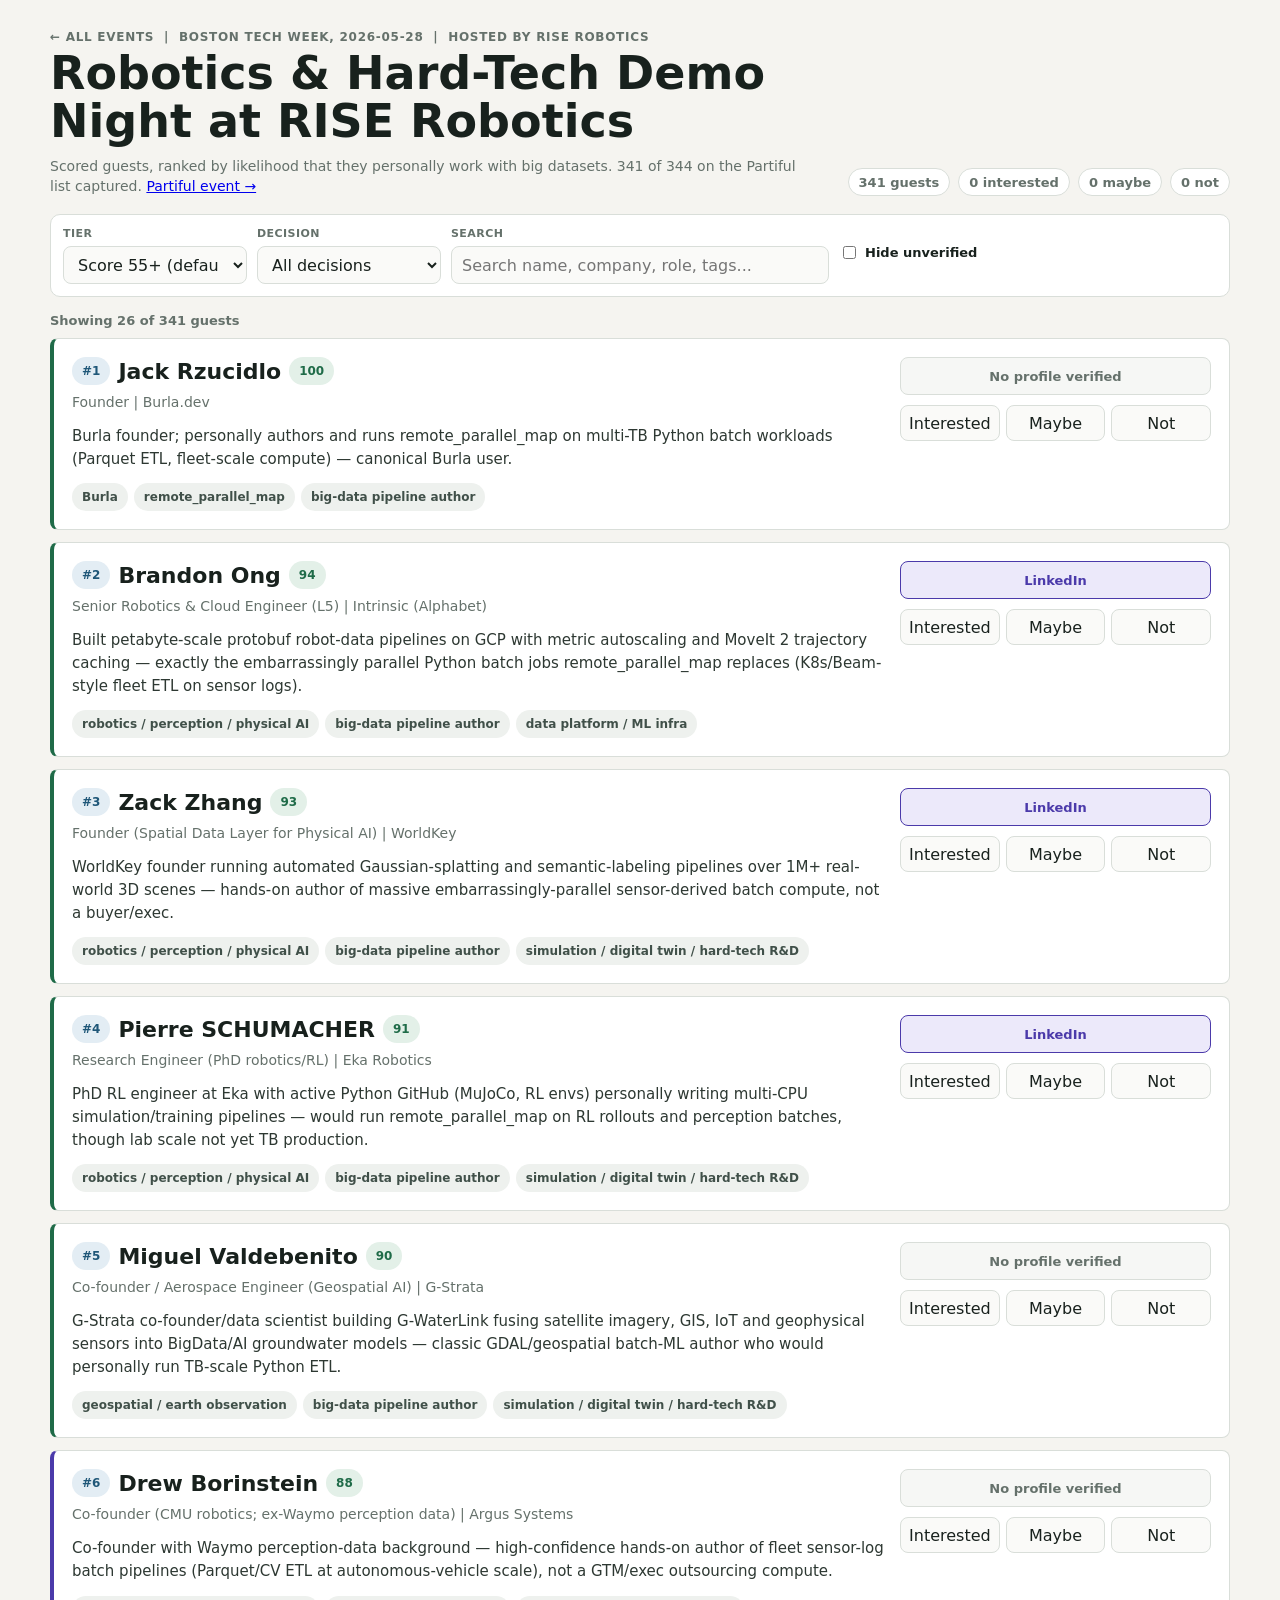
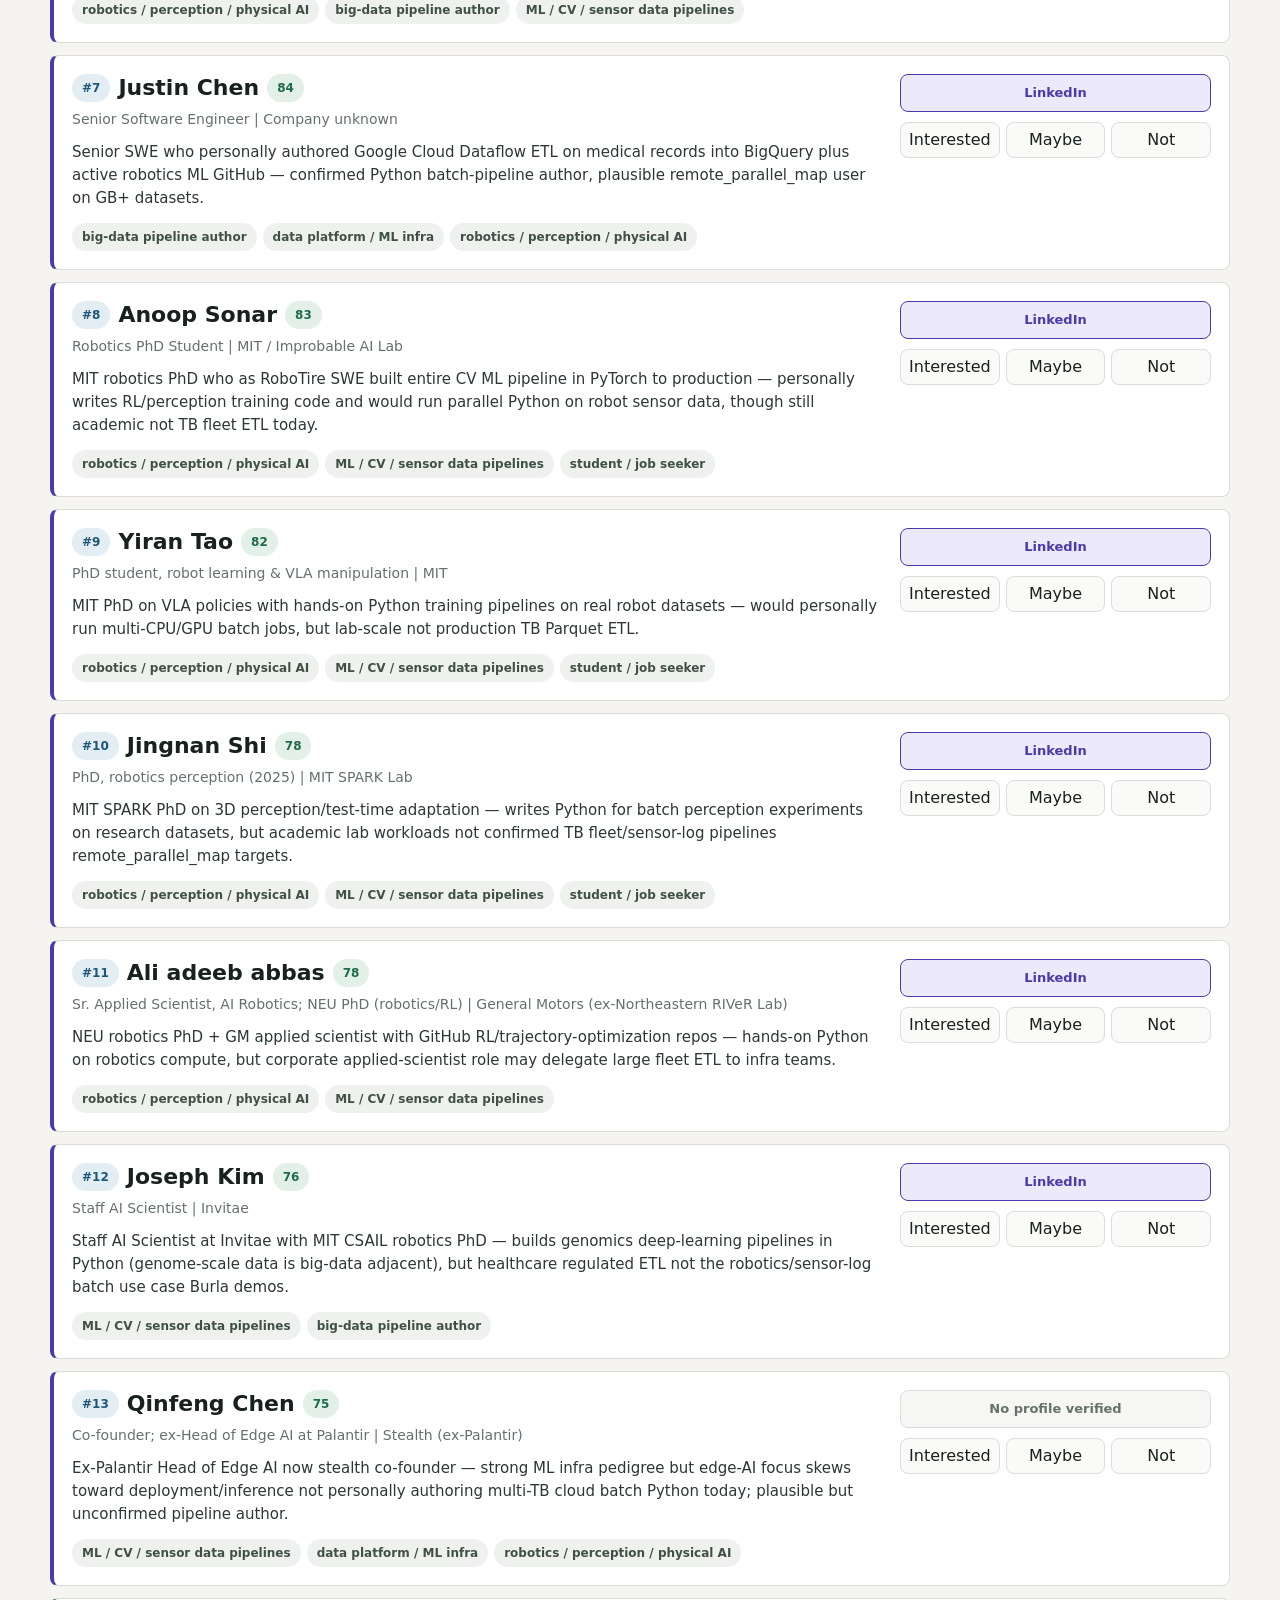
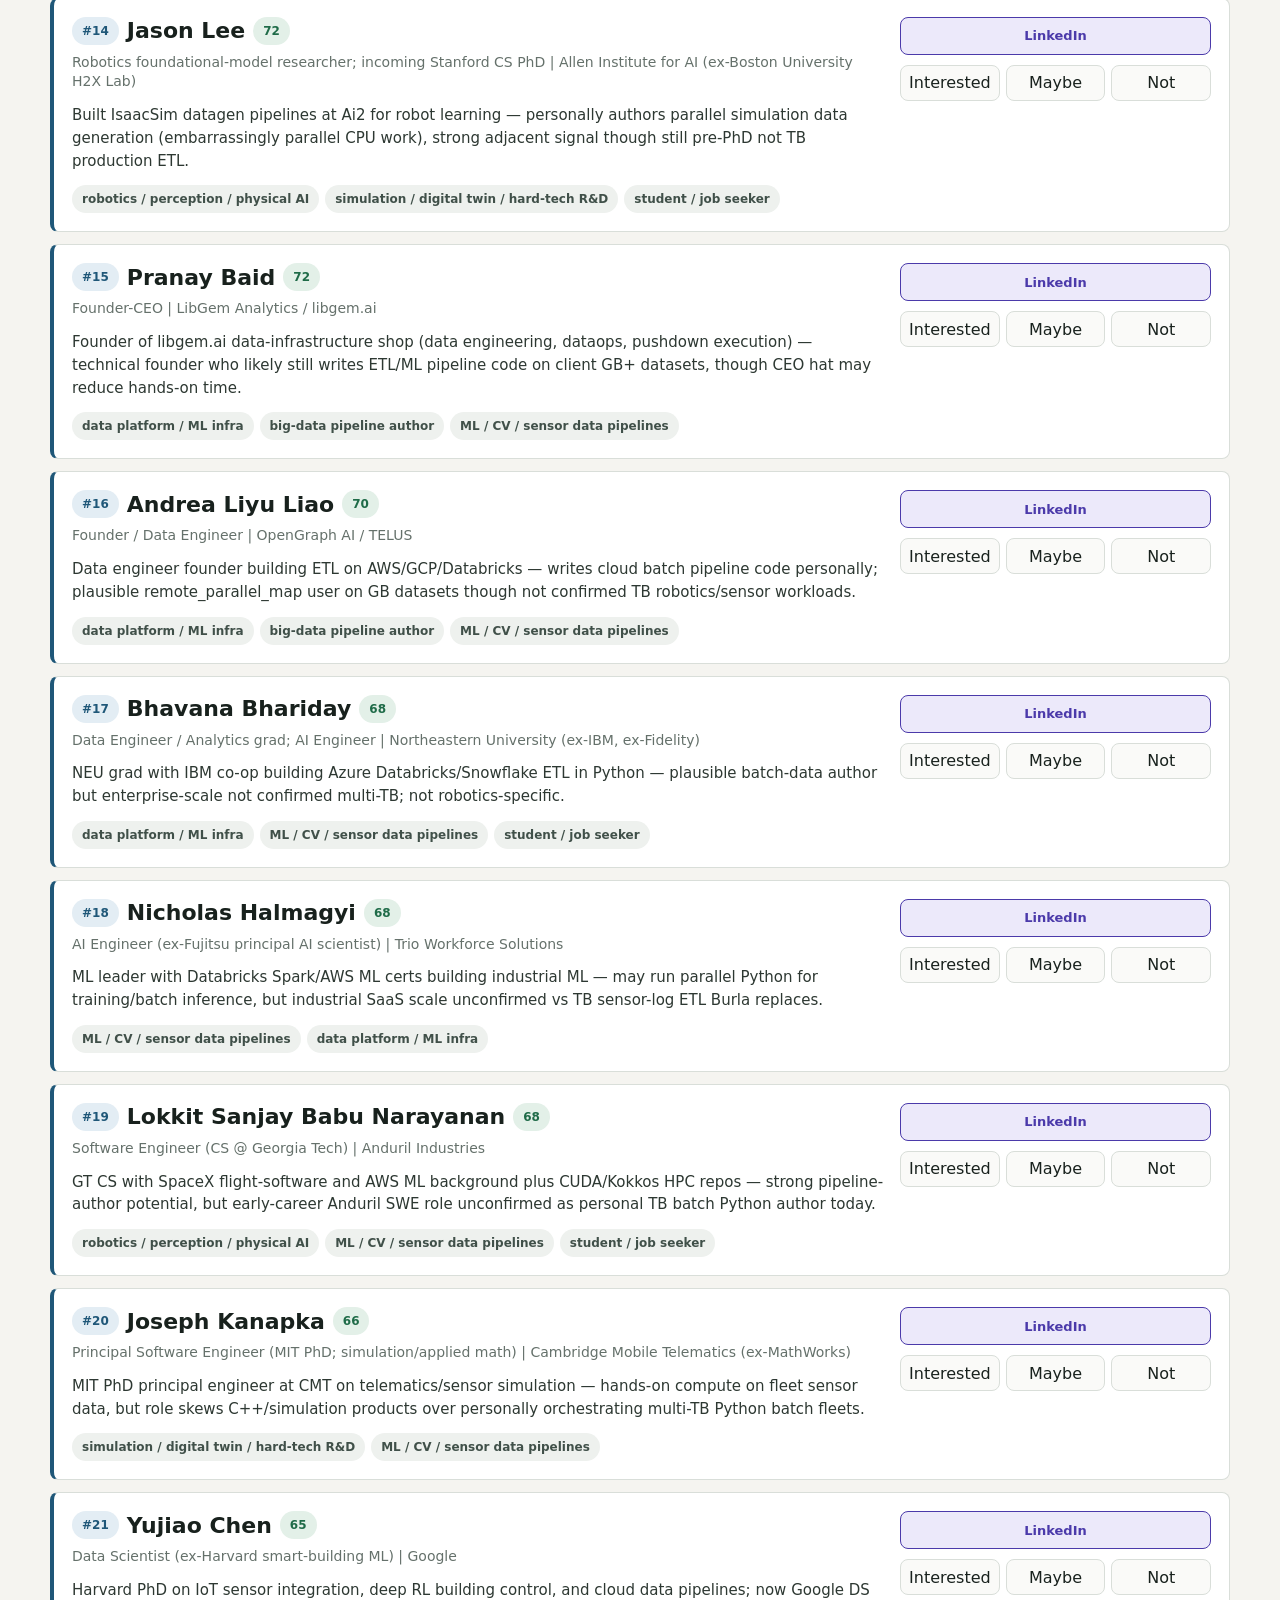
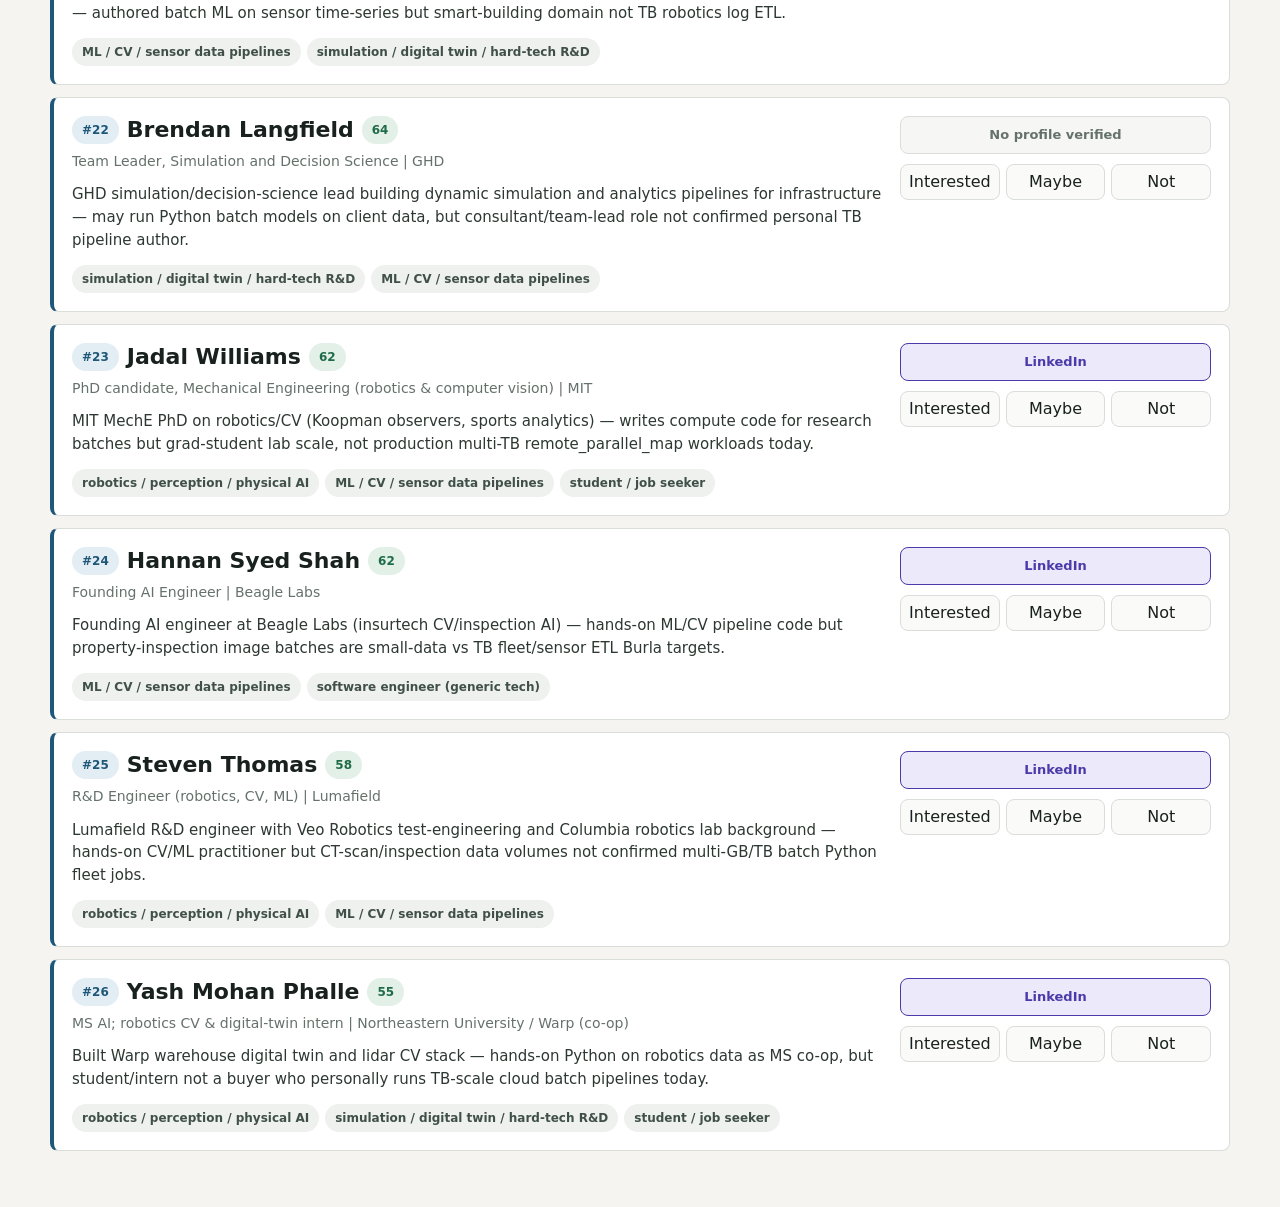
<file: phase2_guests/guests-rise_robotics.html>
<!doctype html>
<html lang="en">
  <head>
    <meta charset="utf-8">
    <meta name="viewport" content="width=device-width, initial-scale=1">
    <title>Robotics & Hard-Tech Demo Night at RISE Robotics - Scored guests</title>
    <link rel="stylesheet" href="../styles.css">
  </head>
  <body>
    <main class="page">
      <header class="page-head">
        <div>
          <p class="eyebrow"><a href="../index.html" class="back-link">&larr; All events</a> &nbsp;|&nbsp; Boston Tech Week, 2026-05-28 &nbsp;|&nbsp; Hosted by RISE Robotics</p>
          <h1>Robotics & Hard-Tech Demo Night at RISE Robotics</h1>
          <p class="lede">Scored guests, ranked by likelihood that they personally work with big datasets. 341 of 344 on the Partiful list captured. <a href="https://partiful.com/e/KP2y0vtxmdLA5FggQLlG" target="_blank" rel="noreferrer">Partiful event &rarr;</a></p>
        </div>
        <div class="decision-counts" id="decisionCounts"></div>
      </header>

      <section class="filters">
        <div class="filter-group">
          <label for="tier">Tier</label>
          <select id="tier">
            <option value="actionable">Score 55+ (default)</option>
            <option value="all">Everyone</option>
            <option value="top">90+ (top targets)</option>
            <option value="strong">75-89 (strong fit)</option>
            <option value="aware">55-74 (data-aware)</option>
            <option value="other">Below 55</option>
          </select>
        </div>
        <div class="filter-group">
          <label for="decision">Decision</label>
          <select id="decision">
            <option value="">All decisions</option>
            <option value="Interested">Only Interested</option>
            <option value="Maybe">Only Maybe</option>
            <option value="Not">Only Not</option>
            <option value="Unmarked">Only Unmarked</option>
          </select>
        </div>
        <div class="filter-group grow">
          <label for="search">Search</label>
          <input id="search" type="search" placeholder="Search name, company, role, tags...">
        </div>
        <div class="filter-group">
          <label class="checkbox">
            <input id="hideUnverified" type="checkbox">
            Hide unverified
          </label>
        </div>
      </section>

      <p class="result-count" id="resultCount"></p>

      <div class="people-list" id="peopleList" aria-live="polite"></div>
    </main>

    <script type="application/json" id="guests-data">{"event_id": "rise_robotics", "event_name": "Robotics & Hard-Tech Demo Night at RISE Robotics", "event_partiful": "https://partiful.com/e/KP2y0vtxmdLA5FggQLlG", "event_host": "RISE Robotics", "event_date": "2026-05-28", "declared_count": 344, "parsed_count": 341, "guests": [{"name": "Jack Rzucidlo", "company": "Burla.dev", "role": "Founder", "score": 100, "linkedin": "", "tags": ["Burla", "remote_parallel_map", "big-data pipeline author"], "evidence": "Burla founder; personally authors and runs remote_parallel_map on multi-TB Python batch workloads (Parquet ETL, fleet-scale compute) \u2014 canonical Burla user.", "needs_verification": false, "raw_display": "Jack Rzucidlo"}, {"name": "Brandon Ong", "company": "Intrinsic (Alphabet)", "role": "Senior Robotics & Cloud Engineer (L5)", "score": 94, "linkedin": "https://www.linkedin.com/in/ch3-brandon", "tags": ["robotics / perception / physical AI", "big-data pipeline author", "data platform / ML infra"], "evidence": "Built petabyte-scale protobuf robot-data pipelines on GCP with metric autoscaling and MoveIt 2 trajectory caching \u2014 exactly the embarrassingly parallel Python batch jobs remote_parallel_map replaces (K8s/Beam-style fleet ETL on sensor logs).", "needs_verification": false, "raw_display": "Brandon Ong"}, {"name": "Zack Zhang", "company": "WorldKey", "role": "Founder (Spatial Data Layer for Physical AI)", "score": 93, "linkedin": "https://www.linkedin.com/in/zack-zhang-5084b89", "tags": ["robotics / perception / physical AI", "big-data pipeline author", "simulation / digital twin / hard-tech R&D"], "evidence": "WorldKey founder running automated Gaussian-splatting and semantic-labeling pipelines over 1M+ real-world 3D scenes \u2014 hands-on author of massive embarrassingly-parallel sensor-derived batch compute, not a buyer/exec.", "needs_verification": false, "raw_display": "Zack"}, {"name": "Pierre SCHUMACHER", "company": "Eka Robotics", "role": "Research Engineer (PhD robotics/RL)", "score": 91, "linkedin": "https://www.linkedin.com/in/pierre-schumacher-27617b17a", "tags": ["robotics / perception / physical AI", "big-data pipeline author", "simulation / digital twin / hard-tech R&D"], "evidence": "PhD RL engineer at Eka with active Python GitHub (MuJoCo, RL envs) personally writing multi-CPU simulation/training pipelines \u2014 would run remote_parallel_map on RL rollouts and perception batches, though lab scale not yet TB production.", "needs_verification": false, "raw_display": "Pierre SCHUMACHER"}, {"name": "Miguel Valdebenito", "company": "G-Strata", "role": "Co-founder / Aerospace Engineer (Geospatial AI)", "score": 90, "linkedin": "", "tags": ["geospatial / earth observation", "big-data pipeline author", "simulation / digital twin / hard-tech R&D"], "evidence": "G-Strata co-founder/data scientist building G-WaterLink fusing satellite imagery, GIS, IoT and geophysical sensors into BigData/AI groundwater models \u2014 classic GDAL/geospatial batch-ML author who would personally run TB-scale Python ETL.", "needs_verification": false, "raw_display": "Miguel Valdebenito"}, {"name": "Drew Borinstein", "company": "Argus Systems", "role": "Co-founder (CMU robotics; ex-Waymo perception data)", "score": 88, "linkedin": "", "tags": ["robotics / perception / physical AI", "big-data pipeline author", "ML / CV / sensor data pipelines"], "evidence": "Co-founder with Waymo perception-data background \u2014 high-confidence hands-on author of fleet sensor-log batch pipelines (Parquet/CV ETL at autonomous-vehicle scale), not a GTM/exec outsourcing compute.", "needs_verification": false, "raw_display": "Drew Borinstein"}, {"name": "Justin Chen", "company": "", "role": "Senior Software Engineer", "score": 84, "linkedin": "https://www.linkedin.com/in/chenjus", "tags": ["big-data pipeline author", "data platform / ML infra", "robotics / perception / physical AI"], "evidence": "Senior SWE who personally authored Google Cloud Dataflow ETL on medical records into BigQuery plus active robotics ML GitHub \u2014 confirmed Python batch-pipeline author, plausible remote_parallel_map user on GB+ datasets.", "needs_verification": false, "raw_display": "Justin Chen"}, {"name": "Anoop Sonar", "company": "MIT / Improbable AI Lab", "role": "Robotics PhD Student", "score": 83, "linkedin": "https://www.linkedin.com/in/anoopsonar30", "tags": ["robotics / perception / physical AI", "ML / CV / sensor data pipelines", "student / job seeker"], "evidence": "MIT robotics PhD who as RoboTire SWE built entire CV ML pipeline in PyTorch to production \u2014 personally writes RL/perception training code and would run parallel Python on robot sensor data, though still academic not TB fleet ETL today.", "needs_verification": false, "raw_display": "Anoop Sonar"}, {"name": "Yiran Tao", "company": "MIT", "role": "PhD student, robot learning & VLA manipulation", "score": 82, "linkedin": "https://yirantao1000.github.io/", "tags": ["robotics / perception / physical AI", "ML / CV / sensor data pipelines", "student / job seeker"], "evidence": "MIT PhD on VLA policies with hands-on Python training pipelines on real robot datasets \u2014 would personally run multi-CPU/GPU batch jobs, but lab-scale not production TB Parquet ETL.", "needs_verification": false, "raw_display": "Yiran Tao"}, {"name": "Jingnan Shi", "company": "MIT SPARK Lab", "role": "PhD, robotics perception (2025)", "score": 78, "linkedin": "https://github.com/jingnanshi", "tags": ["robotics / perception / physical AI", "ML / CV / sensor data pipelines", "student / job seeker"], "evidence": "MIT SPARK PhD on 3D perception/test-time adaptation \u2014 writes Python for batch perception experiments on research datasets, but academic lab workloads not confirmed TB fleet/sensor-log pipelines remote_parallel_map targets.", "needs_verification": false, "raw_display": "Jingnan Shi"}, {"name": "Ali adeeb abbas", "company": "General Motors (ex-Northeastern RIVeR Lab)", "role": "Sr. Applied Scientist, AI Robotics; NEU PhD (robotics/RL)", "score": 78, "linkedin": "https://www.linkedin.com/in/adeeb10abbas", "tags": ["robotics / perception / physical AI", "ML / CV / sensor data pipelines"], "evidence": "NEU robotics PhD + GM applied scientist with GitHub RL/trajectory-optimization repos \u2014 hands-on Python on robotics compute, but corporate applied-scientist role may delegate large fleet ETL to infra teams.", "needs_verification": false, "raw_display": "Ali adeeb abbas"}, {"name": "Joseph Kim", "company": "Invitae", "role": "Staff AI Scientist", "score": 76, "linkedin": "https://www.linkedin.com/in/joyosephk", "tags": ["ML / CV / sensor data pipelines", "big-data pipeline author"], "evidence": "Staff AI Scientist at Invitae with MIT CSAIL robotics PhD \u2014 builds genomics deep-learning pipelines in Python (genome-scale data is big-data adjacent), but healthcare regulated ETL not the robotics/sensor-log batch use case Burla demos.", "needs_verification": false, "raw_display": "Joseph Kim"}, {"name": "Qinfeng Chen", "company": "Stealth (ex-Palantir)", "role": "Co-founder; ex-Head of Edge AI at Palantir", "score": 75, "linkedin": "", "tags": ["ML / CV / sensor data pipelines", "data platform / ML infra", "robotics / perception / physical AI"], "evidence": "Ex-Palantir Head of Edge AI now stealth co-founder \u2014 strong ML infra pedigree but edge-AI focus skews toward deployment/inference not personally authoring multi-TB cloud batch Python today; plausible but unconfirmed pipeline author.", "needs_verification": false, "raw_display": "Qinfeng Chen"}, {"name": "Jason Lee", "company": "Allen Institute for AI (ex-Boston University H2X Lab)", "role": "Robotics foundational-model researcher; incoming Stanford CS PhD", "score": 72, "linkedin": "https://www.linkedin.com/in/jason-lee-b3479a17b", "tags": ["robotics / perception / physical AI", "simulation / digital twin / hard-tech R&D", "student / job seeker"], "evidence": "Built IsaacSim datagen pipelines at Ai2 for robot learning \u2014 personally authors parallel simulation data generation (embarrassingly parallel CPU work), strong adjacent signal though still pre-PhD not TB production ETL.", "needs_verification": false, "raw_display": "Jason Lee"}, {"name": "Pranay Baid", "company": "LibGem Analytics / libgem.ai", "role": "Founder-CEO", "score": 72, "linkedin": "https://www.linkedin.com/in/pranaybaid", "tags": ["data platform / ML infra", "big-data pipeline author", "ML / CV / sensor data pipelines"], "evidence": "Founder of libgem.ai data-infrastructure shop (data engineering, dataops, pushdown execution) \u2014 technical founder who likely still writes ETL/ML pipeline code on client GB+ datasets, though CEO hat may reduce hands-on time.", "needs_verification": false, "raw_display": "Pranay Baid"}, {"name": "Andrea Liyu Liao", "company": "OpenGraph AI / TELUS", "role": "Founder / Data Engineer", "score": 70, "linkedin": "https://www.linkedin.com/in/andrea-liyu-liao", "tags": ["data platform / ML infra", "big-data pipeline author", "ML / CV / sensor data pipelines"], "evidence": "Data engineer founder building ETL on AWS/GCP/Databricks \u2014 writes cloud batch pipeline code personally; plausible remote_parallel_map user on GB datasets though not confirmed TB robotics/sensor workloads.", "needs_verification": false, "raw_display": "Andrea Liao"}, {"name": "Bhavana Bhariday", "company": "Northeastern University (ex-IBM, ex-Fidelity)", "role": "Data Engineer / Analytics grad; AI Engineer", "score": 68, "linkedin": "https://www.linkedin.com/in/bhavana-bhariday", "tags": ["data platform / ML infra", "ML / CV / sensor data pipelines", "student / job seeker"], "evidence": "NEU grad with IBM co-op building Azure Databricks/Snowflake ETL in Python \u2014 plausible batch-data author but enterprise-scale not confirmed multi-TB; not robotics-specific.", "needs_verification": false, "raw_display": "Bhavana Bhariday"}, {"name": "Nicholas Halmagyi", "company": "Trio Workforce Solutions", "role": "AI Engineer (ex-Fujitsu principal AI scientist)", "score": 68, "linkedin": "https://www.linkedin.com/in/nickhalmagyi", "tags": ["ML / CV / sensor data pipelines", "data platform / ML infra"], "evidence": "ML leader with Databricks Spark/AWS ML certs building industrial ML \u2014 may run parallel Python for training/batch inference, but industrial SaaS scale unconfirmed vs TB sensor-log ETL Burla replaces.", "needs_verification": false, "raw_display": "Nicholas Halmagyi"}, {"name": "Lokkit Sanjay Babu Narayanan", "company": "Anduril Industries", "role": "Software Engineer (CS @ Georgia Tech)", "score": 68, "linkedin": "https://www.linkedin.com/in/lokkitbabu", "tags": ["robotics / perception / physical AI", "ML / CV / sensor data pipelines", "student / job seeker"], "evidence": "GT CS with SpaceX flight-software and AWS ML background plus CUDA/Kokkos HPC repos \u2014 strong pipeline-author potential, but early-career Anduril SWE role unconfirmed as personal TB batch Python author today.", "needs_verification": false, "raw_display": "Lokkit Sanjay Babu Narayanan"}, {"name": "Joseph Kanapka", "company": "Cambridge Mobile Telematics (ex-MathWorks)", "role": "Principal Software Engineer (MIT PhD; simulation/applied math)", "score": 66, "linkedin": "https://www.linkedin.com/in/joseph-kanapka-bb084612", "tags": ["simulation / digital twin / hard-tech R&D", "ML / CV / sensor data pipelines"], "evidence": "MIT PhD principal engineer at CMT on telematics/sensor simulation \u2014 hands-on compute on fleet sensor data, but role skews C++/simulation products over personally orchestrating multi-TB Python batch fleets.", "needs_verification": false, "raw_display": "Joseph Kanapka"}, {"name": "Yujiao Chen", "company": "Google", "role": "Data Scientist (ex-Harvard smart-building ML)", "score": 65, "linkedin": "https://linkedin.com/in/yujiao-chen-sustainability", "tags": ["ML / CV / sensor data pipelines", "simulation / digital twin / hard-tech R&D"], "evidence": "Harvard PhD on IoT sensor integration, deep RL building control, and cloud data pipelines; now Google DS \u2014 authored batch ML on sensor time-series but smart-building domain not TB robotics log ETL.", "needs_verification": false, "raw_display": "Yujiao Chen"}, {"name": "Brendan Langfield", "company": "GHD", "role": "Team Leader, Simulation and Decision Science", "score": 64, "linkedin": "", "tags": ["simulation / digital twin / hard-tech R&D", "ML / CV / sensor data pipelines"], "evidence": "GHD simulation/decision-science lead building dynamic simulation and analytics pipelines for infrastructure \u2014 may run Python batch models on client data, but consultant/team-lead role not confirmed personal TB pipeline author.", "needs_verification": false, "raw_display": "brendan langfield"}, {"name": "Jadal Williams", "company": "MIT", "role": "PhD candidate, Mechanical Engineering (robotics & computer vision)", "score": 62, "linkedin": "https://linkedin.com/in/jadal-williams", "tags": ["robotics / perception / physical AI", "ML / CV / sensor data pipelines", "student / job seeker"], "evidence": "MIT MechE PhD on robotics/CV (Koopman observers, sports analytics) \u2014 writes compute code for research batches but grad-student lab scale, not production multi-TB remote_parallel_map workloads today.", "needs_verification": false, "raw_display": "Jadal Williams"}, {"name": "Hannan Syed Shah", "company": "Beagle Labs", "role": "Founding AI Engineer", "score": 62, "linkedin": "https://www.linkedin.com/in/hannansyedshah", "tags": ["ML / CV / sensor data pipelines", "software engineer (generic tech)"], "evidence": "Founding AI engineer at Beagle Labs (insurtech CV/inspection AI) \u2014 hands-on ML/CV pipeline code but property-inspection image batches are small-data vs TB fleet/sensor ETL Burla targets.", "needs_verification": false, "raw_display": "Hannan Shah"}, {"name": "Steven Thomas", "company": "Lumafield", "role": "R&D Engineer (robotics, CV, ML)", "score": 58, "linkedin": "https://linkedin.com/in/steven-thomas-rd", "tags": ["robotics / perception / physical AI", "ML / CV / sensor data pipelines"], "evidence": "Lumafield R&D engineer with Veo Robotics test-engineering and Columbia robotics lab background \u2014 hands-on CV/ML practitioner but CT-scan/inspection data volumes not confirmed multi-GB/TB batch Python fleet jobs.", "needs_verification": false, "raw_display": "Steven Thomas"}, {"name": "Yash Mohan Phalle", "company": "Northeastern University / Warp (co-op)", "role": "MS AI; robotics CV & digital-twin intern", "score": 55, "linkedin": "https://www.linkedin.com/in/yash-phalle-3b596b192", "tags": ["robotics / perception / physical AI", "simulation / digital twin / hard-tech R&D", "student / job seeker"], "evidence": "Built Warp warehouse digital twin and lidar CV stack \u2014 hands-on Python on robotics data as MS co-op, but student/intern not a buyer who personally runs TB-scale cloud batch pipelines today.", "needs_verification": false, "raw_display": "Yash Mohan Phalle"}, {"name": "Simon Czarnota (likely)", "company": "Cleo Robotics", "role": "Co-founder & CTO", "score": 52, "linkedin": "https://www.linkedin.com/in/sczarnota", "tags": ["robotics / perception / physical AI", "engineering-adjacent"], "evidence": "Cleo Robotics CTO (indoor Dronut drone) \u2014 robotics founder but embedded/perception on single platforms, not authoring multi-TB sensor-log batch Python; CEO/CTO hat reduces hands-on pipeline time.", "needs_verification": false, "raw_display": "Simon Carpman"}, {"name": "Siddhesh Shingate", "company": "Northeastern University", "role": "MS Artificial Intelligence & Robotics student", "score": 52, "linkedin": "", "tags": ["robotics / perception / physical AI", "ML / CV / sensor data pipelines", "student / job seeker"], "evidence": "NEU MS student with Python CV/SLAM/MPC repos \u2014 would write parallel Python on small simulation workloads, but student not confirmed author of GB+ cloud batch jobs.", "needs_verification": false, "raw_display": "Siddhesh Shingate"}, {"name": "Robert Weeks", "company": "Reel Foods (ex-Harvard SEAS)", "role": "CTO; soft robotics / 3D printing researcher", "score": 52, "linkedin": "", "tags": ["robotics / perception / physical AI", "simulation / digital twin / hard-tech R&D"], "evidence": "Harvard soft-robotics Science Robotics co-author \u2014 research compute on fabrication/simulation, not fleet sensor-log or geospatial TB batch pipelines; identity ambiguous (needs_verification kept).", "needs_verification": true, "raw_display": "Robert Weeks"}, {"name": "Matt Metzger", "company": "Innovations in Optics", "role": "Software Engineer (automation & manufacturing systems)", "score": 50, "linkedin": "https://www.linkedin.com/in/metzzger", "tags": ["software engineer (generic tech)", "simulation / digital twin / hard-tech R&D"], "evidence": "SWE on manufacturing/optical test automation with data logging \u2014 plausible small-scale Python instrument pipelines, not multi-GB/TB cloud batch compute Burla replaces.", "needs_verification": false, "raw_display": "Matt Metzger"}, {"name": "Harshit Gupta", "company": "Philips Healthcare", "role": "Software Development Engineer", "score": 50, "linkedin": "https://www.linkedin.com/in/harshitg21", "tags": ["software engineer (generic tech)", "ML / CV / sensor data pipelines"], "evidence": "Philips SWE with NEU coursework in large-scale parallel systems \u2014 Python/Terraform automation on medical devices, not confirmed personal author of TB batch ETL or robotics fleet pipelines.", "needs_verification": false, "raw_display": "Harshit Gupta"}, {"name": "Ben Burns", "company": "Physical Intelligence (prior: Boston Dynamics Atlas)", "role": "Robot Hardware Engineer", "score": 48, "linkedin": "", "tags": ["robotics / perception / physical AI", "engineering-adjacent"], "evidence": "MIT Mini Cheetah / Boston Dynamics Atlas hardware engineer at Physical Intelligence \u2014 builds robot mechanisms not Python batch pipelines; would not personally run remote_parallel_map on TB data (identity ambiguous).", "needs_verification": true, "raw_display": "Ben Burns"}, {"name": "Harvey Tuch", "company": "Stealth (ex-Google, ex-VMware)", "role": "Founder; senior software engineer", "score": 48, "linkedin": "", "tags": ["software engineer (generic tech)"], "evidence": "Senior SWE stealth founder with big-tech background \u2014 generic pipeline author plausible if building data products, but no confirmed multi-GB/TB batch Python or robotics/sensor compute signal.", "needs_verification": false, "raw_display": "Harvey Tuch"}, {"name": "Evan Comiskey", "company": "MIT Mechanical Engineering", "role": "Graduate researcher, soft robotics", "score": 48, "linkedin": "https://www.linkedin.com/in/evan-comiskey", "tags": ["robotics / perception / physical AI", "simulation / digital twin / hard-tech R&D", "student / job seeker"], "evidence": "MIT soft-robotics grad researcher with Python characterization tooling \u2014 lab-scale experiments on pneumatic test stands, not TB simulation batches or fleet sensor ETL.", "needs_verification": false, "raw_display": "Evan Comiskey"}, {"name": "Kyo Mangold", "company": "Artificial Humans / unum Labs", "role": "Co-Founder / CTO", "score": 48, "linkedin": "https://www.linkedin.com/in/kyomangold", "tags": ["robotics / perception / physical AI", "agent / LLM-app / chatbot"], "evidence": "Perception/robotics coursework repos but current CTO work skews consumer AI apps \u2014 writes Python prototypes not terabyte-scale embarrassingly parallel batch jobs on sensor corpora.", "needs_verification": false, "raw_display": "Kyo Mangold"}, {"name": "Jeff McAlvay", "company": "Nimble Precision", "role": "Co-founder (ex-Tempo Automation CEO)", "score": 46, "linkedin": "https://linkedin.com/in/jeff-mcalvay", "tags": ["no big-data signal", "engineering-adjacent"], "evidence": "Ex-Tempo CEO with prior Principal Data Analyst title, but Nimble Precision manufacturing founder today \u2014 no evidence of multi-GB/TB Python batch jobs or remote_parallel_map use.", "needs_verification": false, "raw_display": "Jeff McAlvay"}, {"name": "Shiv Patel", "company": "Teradyne (likely)", "role": "Software Engineer", "score": 45, "linkedin": "https://www.linkedin.com/in/shiv-patel-10bb1a206", "tags": ["software engineer (generic tech)", "robotics / perception / physical AI", "unverified"], "evidence": "Likely Teradyne robotics-test SWE (unconfirmed identity) \u2014 test-equipment software adjacent to robotics but no signal of personally authoring multi-GB batch Python pipelines.", "needs_verification": false, "raw_display": "Shiv Patel"}, {"name": "Zhi Liao", "company": "SemiNex Corporation", "role": "Quality Engineer", "score": 45, "linkedin": "https://linkedin.com/in/zhiyuanliao", "tags": ["engineering-adjacent", "ML / CV / sensor data pipelines"], "evidence": "QA/data-analytics engineer with NEU mechatronics background \u2014 test automation and analytics, not confirmed author of cloud-scale batch Python on TB datasets.", "needs_verification": false, "raw_display": "Zhi Liao"}, {"name": "Mike Lavdas", "company": "Tenomix Inc.", "role": "Co-founder & CTO", "score": 45, "linkedin": "https://www.linkedin.com/in/michaellavdas", "tags": ["robotics / perception / physical AI", "simulation / digital twin / hard-tech R&D"], "evidence": "Tenomix CTO on robotics+ultrasound pathology automation \u2014 hands-on systems builder but clinical imaging batches are small-data vs TB fleet perception or geospatial ETL Burla targets.", "needs_verification": false, "raw_display": "Mike Lavdas"}, {"name": "Ozgun Kilic Afsar", "company": "MIT Media Lab / Raman Lab", "role": "PhD Research Assistant, Biohybrid Robotics", "score": 45, "linkedin": "https://ozgun.io/", "tags": ["robotics / perception / physical AI", "engineering-adjacent"], "evidence": "MIT biohybrid-robotics PhD with simulation on actuators/materials \u2014 batch Python on lab experiments, primary work is hardware not multi-TB sensor-log or embedding pipelines.", "needs_verification": false, "raw_display": "Ozgun Kilic Afsar"}, {"name": "Chi Zhang", "company": "Harvard Graduate School of Design (MIT cross-registration)", "role": "Research assistant \u2014 robotic fabrication & human-robot interaction", "score": 42, "linkedin": "https://www.linkedin.com/in/chi-zhang-3284501b0", "tags": ["robotics / perception / physical AI", "engineering-adjacent"], "evidence": "GSD researcher on real-time toolpath generation and HRI \u2014 computational robotics-adjacent but architecture/fabrication focus, not TB batch Python on sensor corpora.", "needs_verification": false, "raw_display": "Chi Zhang"}, {"name": "randy torres", "company": "Roviq", "role": "Founder; ex-QuickNode SWE", "score": 42, "linkedin": "https://www.linkedin.com/in/randytorres23", "tags": ["software engineer (generic tech)"], "evidence": "Roviq founder building brand data-intelligence automation \u2014 JS/Python product backend for workflow SaaS, not multi-GB/TB batch ETL or robotics sensor pipelines.", "needs_verification": false, "raw_display": "randy torres"}, {"name": "Brian Mmari", "company": "Cofactor / Princeton SSR Lab", "role": "AI/ML Intern; ECE robotics alum", "score": 42, "linkedin": "https://linkedin.com/in/brian-mmari-88b11216b", "tags": ["robotics / perception / physical AI", "ML / CV / sensor data pipelines", "student / job seeker"], "evidence": "Princeton robotics alum with Nagpal lab swarm-robotics ML intern \u2014 early-career, not primary author of TB-scale batch Python today.", "needs_verification": false, "raw_display": "Brian Mmari"}, {"name": "Emily McCarthy", "company": "Boston University", "role": "Biomedical Engineering PhD candidate", "score": 42, "linkedin": "https://www.linkedin.com/in/emily-mccarthy-387abb226", "tags": ["ML / CV / sensor data pipelines", "student / job seeker"], "evidence": "BU PhD using ML to classify animal movement \u2014 hands-on small-dataset compute, not multi-GB/TB batch pipelines on robotics logs or geospatial stacks.", "needs_verification": false, "raw_display": "Emily McCarthy"}, {"name": "Justine Wang", "company": "KestrelNexus Research / HeraHealth", "role": "ML Engineer & Research Analyst", "score": 42, "linkedin": "https://linkedin.com/in/justine-wang-b5b002344", "tags": ["ML / CV / sensor data pipelines", "software engineer (generic tech)"], "evidence": "App-level ML engineer at HeraHealth \u2014 some pipeline skill but healthcare/app inference not TB-scale robotics batch compute.", "needs_verification": false, "raw_display": "Justine Wang"}, {"name": "Mathew Prince", "company": "Northeastern University (ex-Hatio, India)", "role": "MS Computer Science student; SDE", "score": 42, "linkedin": "https://www.linkedin.com/in/mathew-prince-manjooran-731611120", "tags": ["software engineer (generic tech)", "student / job seeker"], "evidence": "NEU MSCS student with prior SDE experience \u2014 generic SWE, no confirmed multi-GB batch Python or robotics big-data signal.", "needs_verification": false, "raw_display": "Mathew Prince"}, {"name": "Bryce Germain", "company": "XRoadz", "role": "CEO & Founder (ex-Walmart Advanced Systems, Amazon Robotics)", "score": 42, "linkedin": "https://linkedin.com/in/bryce-germain-50a37618", "tags": ["robotics / perception / physical AI", "engineering-adjacent"], "evidence": "XRoadz CEO with prior Walmart/Amazon Robotics data/systems background \u2014 may have authored pipelines earlier but CEO role today means unlikely to personally run remote_parallel_map on TB data.", "needs_verification": false, "raw_display": "Bryce Germain"}, {"name": "Ben Thomson", "company": "NONA Technologies", "role": "Product Development Engineer", "score": 42, "linkedin": "https://linkedin.com/in/benmthomson", "tags": ["software engineer (generic tech)", "engineering-adjacent"], "evidence": "NONA desalination product-dev engineer \u2014 small-scale Python on hardware bring-up, not multi-GB cloud batch pipelines or robotics fleet ETL.", "needs_verification": false, "raw_display": "Ben Thomson"}, {"name": "Michelle Farrington", "company": "AFFOA", "role": "Chief Technology Officer (MEMS/sensor e-textiles)", "score": 42, "linkedin": "", "tags": ["no big-data signal", "engineering-adjacent"], "evidence": "AFFOA CTO on MEMS/sensor e-textiles \u2014 hardware R&D leadership, not a hands-on author of TB-scale Python ETL or simulation batch pipelines.", "needs_verification": false, "raw_display": "Michelle Farrington"}, {"name": "Matthew Lipsitz", "company": "SmartFlower Solar", "role": "Technical Director, Engineering & Production", "score": 40, "linkedin": "https://linkedin.com/in/mlipsitz", "tags": ["no big-data signal", "engineering-adjacent"], "evidence": "SmartFlower manufacturing/industrial automation director \u2014 quality systems and hardware ops, not multi-GB/TB sensor-log or simulation batch pipelines; would not run remote_parallel_map.", "needs_verification": false, "raw_display": "Matthew Lipsitz"}, {"raw_display": "Micka\u00ebl Evrard", "name": "Micka\u00ebl Evrard", "company": "Independent / Actia Telecom", "role": "Embedded Systems Engineer (contractor)", "score": 40, "linkedin": "https://www.malt.fr/profile/mickaelevrard2", "tags": ["no big-data signal", "embedded firmware"], "evidence": "Embedded C/C++/Linux contractor (ADAS, telecom, satellite) \u2014 firmware author, zero signal of multi-GB/TB Python batch compute or remote_parallel_map.", "needs_verification": false}, {"name": "Yair Beltran", "company": "Boston Children's Hospital / FNNDSC", "role": "ML Research Student Intern", "score": 38, "linkedin": "", "tags": ["ML / CV / sensor data pipelines", "student / job seeker"], "evidence": "FNNDSC ML intern on neuroimaging \u2014 lab runs large HPC pipelines but as student intern unlikely personal author of TB-scale batch Python jobs Burla targets.", "needs_verification": false, "raw_display": "Yair Beltran"}, {"name": "Ryan Eppley", "company": "Root Access", "role": "Co-founder & CEO", "score": 38, "linkedin": "https://www.linkedin.com/in/ryan-eppley", "tags": ["embedded firmware + batch ML", "robotics / perception / physical AI"], "evidence": "Root Access CEO on AI-native firmware/embedded tools for robotics \u2014 Python backend for agent/embedded tooling, not TB-scale geospatial or fleet sensor-log batch ETL.", "needs_verification": false, "raw_display": "Ryan Eppley"}, {"name": "Sanjana K Kamath", "company": "Robinson Unmanned / Ascent AeroSystems", "role": "Robotics Integration Engineer", "score": 38, "linkedin": "https://linkedin.com/in/sanjana-kamath", "tags": ["robotics / perception / physical AI", "engineering-adjacent"], "evidence": "Robotics integration engineer (Aurora alum) \u2014 SW/HW integrator on UAV/surgical systems, not author of multi-TB Python batch pipelines on sensor logs.", "needs_verification": false, "raw_display": "Sanjana K Kamath"}, {"name": "Daniel Pillis", "company": "Emerson College / MIT Media Lab", "role": "Assistant Professor, Virtual Production; Research Affiliate", "score": 38, "linkedin": "https://www.linkedin.com/in/pillis", "tags": ["simulation / digital twin / hard-tech R&D", "robotics / perception / physical AI"], "evidence": "Virtual production / performance-capture professor \u2014 simulation compute for mixed reality, not production TB data-platform or fleet ETL pipeline author.", "needs_verification": false, "raw_display": "Daniel Pillis"}, {"name": "Pia Swarup", "company": "Franklin W. Olin College of Engineering", "role": "Undergraduate ('29); autonomous bicycle / SLAM researcher", "score": 38, "linkedin": "", "tags": ["robotics / perception / physical AI", "student / job seeker"], "evidence": "Olin undergrad on autonomous bicycle SLAM \u2014 student robotics compute on small datasets, not buyer who runs cloud batch Python on GB/TB data today.", "needs_verification": false, "raw_display": "Pia Swarup"}, {"name": "Anirudh Kaluri", "company": "Procurebase", "role": "Co-founder and CTO", "score": 38, "linkedin": "", "tags": ["software engineer (generic tech)"], "evidence": "Procurebase CTO on hardware-procurement SaaS \u2014 product backend for workflow automation, not large parallel data/ML pipelines on multi-GB sensor or geospatial data.", "needs_verification": false, "raw_display": "Anirudh Kaluri"}, {"name": "Asmeret Petros", "company": "Dell Technologies (Hack.Diversity alum)", "role": "Software Engineer", "score": 38, "linkedin": "https://www.linkedin.com/in/asmeret-petros", "tags": ["no big-data signal", "software engineer (generic tech)"], "evidence": "Dell application SWE (Hack.Diversity) \u2014 writes product software without published multi-GB/TB batch ML, genomics, geospatial, or fleet-log ETL signal.", "needs_verification": false, "raw_display": "Asmeret Petros"}, {"raw_display": "Dan Corkum", "name": "Dan Corkum", "company": "Southern Maine Community College", "role": "Information Systems Specialist III (ex-Carbon Robotics co-founder)", "score": 38, "linkedin": "https://linkedin.com/in/dancorkum86", "tags": ["no big-data signal", "robotics / perception / physical AI"], "evidence": "Co-founded Carbon Robotics but now Maine IT support \u2014 historical robotics operator, would not personally run remote_parallel_map on TB workloads today.", "needs_verification": false}, {"raw_display": "Jon Hastie", "name": "Jon Hastie", "company": "Forterra", "role": "VP of Mission Modules (tactical robotics)", "score": 38, "linkedin": "https://linkedin.com/in/jonhastie", "tags": ["robotics / perception / physical AI"], "evidence": "Forterra VP tactical robotics (ex-QinetiQ UGV autonomy director) \u2014 deep autonomy domain but exec/PM role; unlikely to push remote_parallel_map on fleet sensor logs personally.", "needs_verification": false}, {"name": "Guillermo Bermudez Santos", "company": "I-Optia", "role": "CEO / Co-founder", "score": 36, "linkedin": "", "tags": ["no big-data signal", "engineering-adjacent"], "evidence": "I-Optia CEO on industrial digital-twin \u2014 executive role; team may run ML but he is not the pipeline author pushing multi-GB/TB Python batch jobs.", "needs_verification": false, "raw_display": "Guillermo Bermudez"}, {"name": "Mary Carter", "company": "Helbling USA (ex-Amazon Robotics)", "role": "Senior Project Engineer, R&D", "score": 35, "linkedin": "https://www.linkedin.com/in/mary-carter-58963725", "tags": ["robotics / perception / physical AI", "engineering-adjacent"], "evidence": "Ex-Amazon Robotics senior ME now Helbling R&D \u2014 mechatronics investigation, not Python batch pipeline author on fleet sensor logs or TB datasets.", "needs_verification": false, "raw_display": "Mary Carter"}, {"name": "Dave Hsu", "company": "Respire Energy", "role": "Co-founder & CEO", "score": 35, "linkedin": "", "tags": ["simulation / digital twin / hard-tech R&D", "engineering-adjacent"], "evidence": "Climatetech battery/microgrid CEO \u2014 materials/energy R&D founder, would not personally run Python batch pipelines on multi-GB data today.", "needs_verification": false, "raw_display": "Dave Hsu"}, {"name": "Kenji Inomata", "company": "Mitsubishi Electric Research Labs (MERL)", "role": "Liaison Manager / sensor R&D", "score": 34, "linkedin": "https://www.merl.com/people/inomata", "tags": ["no big-data signal", "engineering-adjacent"], "evidence": "MERL liaison on microwave/lidar sensor hardware \u2014 sensor R&D without public Python batch-pipeline or TB-scale compute authorship.", "needs_verification": false, "raw_display": "Kenji Inomata"}, {"name": "Matthew De Remer", "company": "engineered LLC", "role": "Fractional CTO / Hardware Engineering Leadership", "score": 34, "linkedin": "https://www.linkedin.com/in/mderemer", "tags": ["no big-data signal", "engineering-adjacent"], "evidence": "Fractional CTO on electromechanical/medical hardware \u2014 mechanical leadership, not multi-GB/TB Python batch author; no remote_parallel_map signal.", "needs_verification": false, "raw_display": "Matthew De Remer"}, {"name": "Chris Datsikas", "company": "Samsara", "role": "Senior Product Manager, Edge AI and IoT", "score": 32, "linkedin": "https://www.linkedin.com/in/cdatsikas", "tags": ["robotics / perception / physical AI", "engineering-adjacent"], "evidence": "Robotics firmware background but current Samsara TPM on fleet edge AI \u2014 influences pipeline architecture, does not personally author large Python batch jobs on TB sensor data.", "needs_verification": false, "raw_display": "Chris Datsikas"}, {"name": "Eric Frank", "company": "Keystone AI", "role": "Senior Software Engineer (ex-Fi firmware)", "score": 32, "linkedin": "https://linkedin.com/in/ericjosephfrank", "tags": ["embedded firmware + batch ML", "software engineer (generic tech)"], "evidence": "Embedded/firmware engineer (Fi, Verily) with robotics thesis \u2014 firmware bring-up not TB-scale cloud batch Python; wrong layer for remote_parallel_map.", "needs_verification": false, "raw_display": "Eric Frank"}, {"name": "Abigail Adams", "company": "Bevi (ex-Triton Systems)", "role": "Senior Product Sustaining Engineer", "score": 32, "linkedin": "https://www.linkedin.com/in/abigail-mcadams", "tags": ["robotics / perception / physical AI", "engineering-adjacent"], "evidence": "Medford ME at Bevi, ex-Triton R&D on autonomous UAV \u2014 mechatronics sustaining engineer, not Python big-data pipeline author.", "needs_verification": false, "raw_display": "Abigail Adams"}, {"name": "Louis Plottel", "company": "Boost Robotics", "role": "Founding Robotics Hardware Engineer", "score": 32, "linkedin": "https://linkedin.com/in/louis-plottel", "tags": ["robotics / perception / physical AI", "engineering-adjacent"], "evidence": "Boost Robotics founding hardware engineer on data-center mobile robots \u2014 soft-gripper R&D and mechanisms, not author of multi-TB batch Python on fleet logs.", "needs_verification": false, "raw_display": "Louis Plottel"}, {"name": "Timothy Poche", "company": "Amazon Robotics", "role": "Hardware Development Engineer", "score": 32, "linkedin": "https://www.linkedin.com/in/timothy-poche", "tags": ["robotics / perception / physical AI", "engineering-adjacent"], "evidence": "Amazon Robotics hardware/integration engineer \u2014 mechatronics/field support, not the SWE writing petabyte protobuf ETL pipelines (cf. Brandon Ong profile).", "needs_verification": false, "raw_display": "Timothy Poche"}, {"name": "Mesum Zaidi", "company": "Lexington Medical", "role": "Mechanical Engineer", "score": 32, "linkedin": "https://linkedin.com/in/mesumalizaidi", "tags": ["robotics / perception / physical AI", "engineering-adjacent"], "evidence": "Surgical robotics mechanical R&D (Intuitive, Lincoln Lab) \u2014 hardware R&D, not Python batch ETL or simulation-at-scale pipeline author.", "needs_verification": false, "raw_display": "Mesum Zaidi"}, {"name": "Rollin Willis", "company": "Dassault Syst\u00e8mes / 3M", "role": "Senior Project Engineer; startup mentor", "score": 32, "linkedin": "https://www.linkedin.com/in/rollinw", "tags": ["simulation / digital twin / hard-tech R&D", "engineering-adjacent"], "evidence": "Dassault/3M project engineer and ecosystem mentor \u2014 CAD/simulation hard-tech, not personal author of multi-TB Python batch pipelines.", "needs_verification": false, "raw_display": "Rollin Willis"}, {"name": "Jason Hanna", "company": "Re:Build Manufacturing (ex-Analog Devices, ex-Greentown)", "role": "GM, Emerging AI Applications", "score": 32, "linkedin": "https://www.linkedin.com/in/jasonhanna", "tags": ["robotics / perception / physical AI", "engineering-adjacent"], "evidence": "GM building manufacturing AI platform at Re:Build \u2014 platform/GTM leadership, not hands-on author of TB batch Python replacing K8s/Slurm fleets.", "needs_verification": false, "raw_display": "Jason Hanna"}, {"name": "Nolan Schroeder", "company": "Rocket Companies", "role": "Associate Software Engineer", "score": 32, "linkedin": "https://linkedin.com/in/nolan-schroeder", "tags": ["software engineer (generic tech)"], "evidence": "Generic associate SWE with embedded intern background \u2014 no large-data robotics or batch Python signal.", "needs_verification": false, "raw_display": "Nolan Schroeder"}, {"name": "Noah Robitshek", "company": "Boston University", "role": "ECE student; Minibots founder", "score": 32, "linkedin": "https://github.com/NoahRobit72", "tags": ["ML / CV / sensor data pipelines", "student / job seeker"], "evidence": "BU Minibots environmental sensor buoys \u2014 student Python/embedded builder on small river datasets, not TB cloud batch pipeline author.", "needs_verification": false, "raw_display": "Noah Robitshek"}, {"name": "Sean Costello", "company": "Northeastern University", "role": "MS Data Analytics Engineering", "score": 32, "linkedin": "https://www.linkedin.com/in/sean-costello-4ba0aa76", "tags": ["ML / CV / sensor data pipelines", "student / job seeker"], "evidence": "NEU MS DAE student with ROS2/RL interest \u2014 weak buyer signal, no confirmed multi-GB batch Python author today.", "needs_verification": false, "raw_display": "Sean Costello"}, {"name": "Matt Mayer", "company": "Electric Hydrogen", "role": "Senior Cell Test Engineer", "score": 32, "linkedin": "https://linkedin.com/in/mattjmayer", "tags": ["engineering-adjacent", "simulation / digital twin / hard-tech R&D"], "evidence": "Cell test engineer at Electric Hydrogen \u2014 hard-tech test/engineering, not data-pipeline or batch Python author on TB datasets.", "needs_verification": false, "raw_display": "Matt Mayer"}, {"name": "Sam Pevsner", "company": "Talking Toy Labs", "role": "CEO & Co-founder", "score": 32, "linkedin": "https://linkedin.com/in/sam-pevsner", "tags": ["robotics / perception / physical AI", "embedded firmware + batch ML"], "evidence": "Embedded toy-robotics founder with facial-tracking capstone \u2014 small-scale embedded CV, not multi-GB batch Python pipelines.", "needs_verification": false, "raw_display": "Sam Pevsner"}, {"name": "Danielle Petterson", "company": "MITRE", "role": "Intermediate Mechanical Engineer", "score": 32, "linkedin": "https://www.linkedin.com/in/daniellepetterson", "tags": ["no big-data signal", "engineering-adjacent"], "evidence": "MITRE mechanical engineer (NASA/aerospace) \u2014 CAD/structures domain, no multi-GB/TB Python pipeline signal.", "needs_verification": false, "raw_display": "Danielle Petterson"}, {"name": "Jetty Suthar", "company": "Mentrics Solutions / EdVentor", "role": "Founder & Enterprise Architect", "score": 32, "linkedin": "https://www.linkedin.com/in/jetty", "tags": ["no big-data signal", "software engineer (generic tech)"], "evidence": "Enterprise architect / IT-services founder (Oracle, State Street) \u2014 integration architecture, not multi-GB/TB embarrassingly parallel Python batch pipelines.", "needs_verification": false, "raw_display": "Jetty Suthar"}, {"name": "Yogev (Joe) Shifman", "company": "Wand.ai", "role": "Chief Product Officer; co-founder Exodigo", "score": 32, "linkedin": "https://www.linkedin.com/in/yogevshifman", "tags": ["agent / LLM-app / chatbot", "no big-data signal"], "evidence": "Exodigo had geospatial subsurface data, but today CPO at Wand.ai agent platform \u2014 GTM/product on LLM agents, not personal TB-scale remote_parallel_map author.", "needs_verification": false, "raw_display": "Yogev (Joe) Shifman"}, {"name": "Al Tadros", "company": "Redwire", "role": "Chief Technology Officer", "score": 32, "linkedin": "", "tags": ["simulation / digital twin / hard-tech R&D", "investor / VC / finance"], "evidence": "Redwire CTO, 30y space robotics \u2014 deep aerospace exec but C-suite strategy role, not hands-on TB Python batch author today.", "needs_verification": false, "raw_display": "Al Tadros"}, {"name": "Jorge P\u00e9rez", "company": "Honeywell Aerospace", "role": "Embedded Software Engineer", "score": 32, "linkedin": "https://www.linkedin.com/in/joprezhern", "tags": ["software engineer (generic tech)"], "evidence": "Honeywell embedded C/RTOS firmware author \u2014 writes device code, not multi-GB/TB Python remote_parallel_map batch jobs on sensor logs or sim data.", "needs_verification": false, "raw_display": "Jorge P\u00e9rez"}, {"name": "Gloria Rong", "company": "Bristol Myers Squibb", "role": "Director, Manufacturing Science & Technology", "score": 32, "linkedin": "https://www.linkedin.com/in/gloria-rong-li-21837926", "tags": ["engineering-adjacent"], "evidence": "BMS MSAT director \u2014 biologics process engineering; no signal of personal TB-scale Python batch ETL or robotics sim pipelines Burla replaces.", "needs_verification": false, "raw_display": "Gloria Rong"}, {"raw_display": "Andrew Hanuszek", "name": "Andrew Hanuszek", "company": "Metrohm / instrumentation", "role": "Sales/engineering (RISE wind-energy visit)", "score": 30, "linkedin": "", "tags": ["no big-data signal", "robotics event"], "evidence": "Metrohm instrumentation sales tied to RISE demo \u2014 industrial sales, no TB-scale Python batch pipeline author signal.", "needs_verification": false}, {"name": "Benjamin Rodda", "company": "Humatics", "role": "Director of Operations", "score": 30, "linkedin": "", "tags": ["no big-data signal", "engineering-adjacent"], "evidence": "Humatics Director of Operations \u2014 ops role at robotics company, not hands-on remote_parallel_map user on large sensor logs.", "needs_verification": false, "raw_display": "Benjamin Rodda"}, {"raw_display": "Domenic Kaffenberger", "name": "Domenic Kaffenberger", "company": "Gibson Engineering", "role": "Associate Automation Engineer / Sales Engineer", "score": 30, "linkedin": "https://linkedin.com/in/domenic-kaffenberger-504988238", "tags": ["no big-data signal", "engineering-adjacent"], "evidence": "Gibson Engineering automation sales engineer \u2014 vendor rep for robots/vision, not author of multi-GB/TB Python batch pipelines or remote_parallel_map user.", "needs_verification": false}, {"name": "Dani Bedar", "company": "Clear Intelligence Lab", "role": "Co-Founder & CPO", "score": 30, "linkedin": "https://linkedin.com/in/danibedar", "tags": ["robotics / perception / physical AI", "marketing / growth / content"], "evidence": "Clear Intelligence Lab CPO \u2014 humanoid privacy/compliance product layer; ex-Meta designer, not fleet sensor-log ETL author.", "needs_verification": false, "raw_display": "Dani Bedar"}, {"name": "James Russell", "company": "NGK Ceramics USA", "role": "Senior Operations Analyst / IT", "score": 30, "linkedin": "https://www.linkedin.com/in/jameslrussell", "tags": ["engineering-adjacent"], "evidence": "IT/ops admin with 1990s WPI robotics-lab history \u2014 maintains infra, would not personally run TB-scale Python ETL or Slurm/Beam pipelines today.", "needs_verification": false, "raw_display": "James Russell"}, {"name": "Pavithra Narayanasamy", "company": "Nirixense Technologies", "role": "Product/program leader, sensors (ex-ADI)", "score": 30, "linkedin": "https://www.linkedin.com/in/pavithra-narayanasamy-a6882b49", "tags": ["investor / VC / finance"], "evidence": "Nirixense sensor product/BD leader (ex-ADI) \u2014 roadmaps and GTM on IoT sensors, not personal author of remote_parallel_map on TB sensor logs.", "needs_verification": false, "raw_display": "Pavithra Narayanasamy"}, {"name": "Kingston Kuan", "company": "Independent (ex-Jane Street, TikTok, Verkada)", "role": "Software Builder", "score": 28, "linkedin": "https://kingstonkuan.com/", "tags": ["agent / LLM-app / chatbot", "software engineer (generic tech)"], "evidence": "Prolific SWE now building voice-AI/LLM tools \u2014 early robotics paper but current work is agent/chat interfaces, not large sensor-log or geospatial batch Python Burla replaces.", "needs_verification": false, "raw_display": "Kingston Kuan"}, {"name": "Angelo Kristo", "company": "SharkNinja", "role": "Senior Manager, Product (Robotics Product Development)", "score": 28, "linkedin": "https://www.linkedin.com/in/angelokristo", "tags": ["robotics / perception / physical AI", "engineering-adjacent"], "evidence": "SharkNinja robotics product manager on connected vacuums \u2014 product/GTM leadership, not personal author of TB fleet perception batch pipelines.", "needs_verification": false, "raw_display": "Angelo Kristo"}, {"name": "Antonio F Mondragon Torres", "company": "Franklin Cummings Tech (prior: Acuity Brands)", "role": "Executive Director, Center of Energy Efficiency and the Trades", "score": 28, "linkedin": "https://www.linkedin.com/in/antoniofmondragon", "tags": ["embedded firmware + batch ML", "engineering-adjacent"], "evidence": "Former embedded/wireless engineer, now executive director at trade school \u2014 admin/education role, not running Python batch pipelines on multi-GB data.", "needs_verification": false, "raw_display": "Antonio F Mondragon"}, {"name": "Shubaan Meyyappan", "company": "Wentworth Institute of Technology", "role": "Computer Engineering Student", "score": 28, "linkedin": "https://www.linkedin.com/in/shubaan7", "tags": ["embedded firmware + batch ML", "student / job seeker"], "evidence": "Embedded C/C++ student with Ramp backend intern \u2014 firmware/backend, not embarrassingly parallel Python on TB cloud data.", "needs_verification": false, "raw_display": "Shubaan Meyyappan"}, {"name": "John Koury", "company": "MIT Sloan / Koury Vending", "role": "MBA 2027; technical founder", "score": 28, "linkedin": "https://www.linkedin.com/in/john-koury", "tags": ["software engineer (generic tech)", "engineering-adjacent"], "evidence": "MIT Sloan MBA with Teradyne manufacturing background \u2014 technical founder path but MBA/startup ops, not big-data pipeline buyer authoring TB Python today.", "needs_verification": false, "raw_display": "John Koury"}, {"name": "Jason Michas", "company": "Latimer Technologies (ex-Indigo Technologies)", "role": "Founder & CEO; former VP Product / SWE", "score": 28, "linkedin": "https://www.linkedin.com/in/jason-michas", "tags": ["engineering-adjacent"], "evidence": "Latimer CEO with past SWE \u2014 product/GTM today, might have coded earlier but not batch-pipeline author on multi-GB data now.", "needs_verification": false, "raw_display": "Jason Michas"}, {"name": "Arthur Peterson", "company": "Beckhoff Automation", "role": "Application Engineer", "score": 28, "linkedin": "https://github.com/APeterson-beckhoff", "tags": ["engineering-adjacent"], "evidence": "Beckhoff industrial automation application engineer (EtherCAT demos) \u2014 integrator, not Python big-data pipeline author on TB datasets.", "needs_verification": false, "raw_display": "Arthur Peterson"}, {"name": "Adam Mitchel", "company": "Tufts University / Nolop FAST Facility", "role": "Mechanical Engineering Student / Makerspace Staff", "score": 28, "linkedin": "https://www.linkedin.com/in/adam-mitchel", "tags": ["engineering-adjacent", "student / job seeker"], "evidence": "Tufts ME undergrad/makerspace staff on CNC/rocketry \u2014 mechanical builder, not Python batch compute author.", "needs_verification": false, "raw_display": "Adam Mitchel"}, {"name": "Tom Muscolo", "company": "Formlabs", "role": "Head of Product, Dental", "score": 28, "linkedin": "https://www.linkedin.com/in/thomasmuscolo", "tags": ["simulation / digital twin / hard-tech R&D", "engineering-adjacent"], "evidence": "Formlabs product head (ex-BCG MBA) \u2014 3D printing product leadership, not hands-on TB batch Python pipeline author.", "needs_verification": false, "raw_display": "Tom Muscolo"}, {"name": "Andrew Lester", "company": "UIUC / Hack4Impact", "role": "CS Student, Co-Director Hack4Impact UIUC", "score": 28, "linkedin": "https://www.linkedin.com/in/andrewlester4", "tags": ["robotics / perception / physical AI", "student / job seeker"], "evidence": "UIUC CS student with PSYONIC robotics internship \u2014 student SWE, unconfirmed Boston guest, not TB batch pipeline buyer.", "needs_verification": false, "raw_display": "Andrew Lester"}, {"name": "Mahderekal Regassa", "company": "Wellesley College / Olin OPEL", "role": "Physics undergrad; plasma propulsion researcher", "score": 28, "linkedin": "", "tags": ["simulation / digital twin / hard-tech R&D", "student / job seeker"], "evidence": "Undergrad plasma propulsion researcher \u2014 lab simulation student, not production multi-TB Python batch author.", "needs_verification": false, "raw_display": "Mahderekal Regassa"}, {"name": "Aadi Kulkarni", "company": "TechPals nonprofit / FIRST robotics", "role": "High school student; robotics co-captain (Nashua NH)", "score": 28, "linkedin": "", "tags": ["student / job seeker", "no big-data signal"], "evidence": "NH high-school FTC robotics captain \u2014 student builder, no multi-GB/TB Python batch compute signal.", "needs_verification": false, "raw_display": "Aadi Kulkarni"}, {"raw_display": "KV Thanjavur Bhaaskar", "name": "KV Thanjavur Bhaaskar", "company": "AMD", "role": "Robotics Lead \u2014 Sr. Manager", "score": 28, "linkedin": "https://linkedin.com/in/kiranvishal", "tags": ["startup programs / BD", "no big-data signal"], "evidence": "AMD robotics product/partner lead and MassRobotics liaison \u2014 ecosystem GTM, enables others' pipelines but unlikely personal multi-GB/TB Python batch author.", "needs_verification": false}, {"raw_display": "Niyi Oyeniyi", "name": "Niyi Oyeniyi", "company": "Dialysis-X, Inc", "role": "Founder & Senior Product Development Engineer", "score": 28, "linkedin": "https://linkedin.com/in/ooyeniyi", "tags": ["no big-data signal", "engineering-adjacent"], "evidence": "Dialysis-X med-device founder \u2014 prototype R&D and manufacturing, not multi-GB/TB fleet/sensor-log or simulation batch compute; no remote_parallel_map fit.", "needs_verification": false}, {"name": "Yuting Zhan", "company": "", "role": "", "score": 28, "linkedin": "", "tags": ["unverified", "no big-data signal"], "evidence": "IoT activity-modeling papers found for a namesake PhD, but no Boston identity \u2014 cannot assess remote_parallel_map fit; no big-data signal for this guest.", "needs_verification": true, "raw_display": "Yuting Zhan"}, {"name": "Alyssa Juarez", "company": "Cornell University", "role": "Materials Science & Engineering student", "score": 28, "linkedin": "https://www.linkedin.com/in/alyssa-juarez-843245246", "tags": ["student / job seeker"], "evidence": "Cornell MSE student/researcher \u2014 materials lab work, not confirmed Python batch pipeline author.", "needs_verification": true, "raw_display": "Alyssa Juarez"}, {"name": "Caroline Maloney", "company": "Maloney Technology Services (likely)", "role": "Freelance Software Consultant and Educator", "score": 28, "linkedin": "https://www.linkedin.com/in/caroline-maloney-31bb7551", "tags": ["software engineer (generic tech)", "marketing / growth / content"], "evidence": "Massachusetts tech educator/consultant \u2014 teaches troubleshooting, not author of large cloud batch pipelines.", "needs_verification": false, "raw_display": "Caroline Maloney"}, {"raw_display": "Jordan Tavenner", "name": "Jordan Tavenner", "company": "Clear Intelligence Lab", "role": "Co-founder & CEO", "score": 28, "linkedin": "https://linkedin.com/in/jmtavenner", "tags": ["robotics / perception / physical AI", "marketing / growth / content"], "evidence": "Clear Intelligence Lab CEO \u2014 humanoid privacy/compliance product; design leader, not batch pipeline engineer.", "needs_verification": false}, {"name": "Seb Gomez Puerto", "company": "", "role": "Hardware Founder / IDSA", "score": 28, "linkedin": "", "tags": ["engineering-adjacent"], "evidence": "Hardware founder/IDSA \u2014 industrial design and physical products, not Python batch ML pipelines.", "needs_verification": true, "raw_display": "Seb Gomez Puerto"}, {"name": "Shashank Manian", "company": "Boston University / Spense", "role": "Questrom student; Founder's Office intern", "score": 28, "linkedin": "https://linkedin.com/in/shashank-manian-890815220", "tags": ["student / job seeker"], "evidence": "BU Questrom fintech/product strategy student \u2014 no hands-on Python batch compute; distinct from NEU CV PhD pipeline authors.", "needs_verification": false, "raw_display": "Shashank Manian"}, {"raw_display": "Yuvraj Singh Patil", "name": "Yuvraj Singh Patil", "company": "Borough", "role": "Founder", "score": 28, "linkedin": "https://linkedin.com/in/yuvrajsinghpatil", "tags": ["agent / LLM-app / chatbot", "robotics event"], "evidence": "Borough civic LLM-app founder \u2014 agentic resident\u2013government chatbot, not embarrassingly parallel batch Python on TB-scale data.", "needs_verification": false}, {"name": "Emily Spector", "company": "Tutor Intelligence", "role": "Head of Business Operations", "score": 28, "linkedin": "https://www.linkedin.com/in/emilymspector", "tags": ["robotics / perception / physical AI", "marketing / growth / content"], "evidence": "Tutor Intelligence Head of BizOps \u2014 robotics cobot company but role is GTM/ops; not engineer authoring large parallel Python training or sensor-log batch jobs.", "needs_verification": false, "raw_display": "Emily Spector"}, {"raw_display": "Ezra Gordon", "name": "Ezra Gordon", "company": "ClearCaptions, LLC", "role": "VP of Implementation", "score": 28, "linkedin": "https://linkedin.com/in/ezragordon", "tags": ["robotics event"], "evidence": "ClearCaptions VP Implementation \u2014 product launch/ops leader; would not personally run remote_parallel_map on fleet/sensor TB workloads.", "needs_verification": false}, {"name": "Alekhya Nidadavolu", "company": "Northeastern University", "role": "Mechanical Engineering & Design freshman; StudyLoop co-founder", "score": 26, "linkedin": "https://www.linkedin.com/in/alekhya-nidadavolu-7aa753263", "tags": ["student / job seeker", "no big-data signal"], "evidence": "NEU ME freshman with student startup \u2014 no TB-scale Python batch compute.", "needs_verification": false, "raw_display": "Alekhya Nidadavolu"}, {"name": "Andrew David", "company": "", "role": "", "score": 26, "linkedin": "", "tags": ["unverified", "no big-data signal"], "evidence": "Identity unverified after search \u2014 no confirmed pipeline role. No multi-GB/TB Python batch signal. Prior: Two searches: many Andrews in Boston robotics (Stout, Reiter, Barry) but no 'Andrew David'. Searched, no match.", "needs_verification": true, "raw_display": "Andrew David"}, {"name": "Arvin Jakkamreddy", "company": "", "role": "", "score": 26, "linkedin": "", "tags": ["unverified", "no big-data signal"], "evidence": "Identity unverified after search \u2014 no confirmed pipeline role. No multi-GB/TB Python batch signal. Prior: Two LinkedIn searches found Aravind Reddy and similar names in Boston but no 'Arvin Jakkamreddy' profile. Searched, no m", "needs_verification": true, "raw_display": "Arvin Jakkamreddy"}, {"name": "Ayomikun obayomi", "company": "", "role": "", "score": 26, "linkedin": "", "tags": ["unverified", "no big-data signal"], "evidence": "Identity unverified after search \u2014 no confirmed pipeline role. No multi-GB/TB Python batch signal. Prior: No 'Ayomikun Obayomi' found. Closest is Ad\u00e9 Obayomi (Boston product designer, NEU) \u2014 possible nickname/spelling variant", "needs_verification": true, "raw_display": "Ayomikun obayomi"}, {"raw_display": "Bart Westgeest", "name": "Bart Westgeest", "company": "", "role": "", "score": 26, "linkedin": "", "tags": ["unverified", "no big-data signal"], "evidence": "Identity unverified after search \u2014 no confirmed pipeline role. No multi-GB/TB Python batch signal. Prior: Name matches Dutch ex-basketball player and Danish birding blogger; no Boston tech/robotics LinkedIn profile found after", "needs_verification": true}, {"name": "Benjamin James Stuart", "company": "", "role": "", "score": 26, "linkedin": "", "tags": ["unverified", "no big-data signal"], "evidence": "Identity unverified after search \u2014 no confirmed pipeline role. No multi-GB/TB Python batch signal. Prior: No LinkedIn match for exact 'Benjamin James Stuart' in Boston. Environmental-markets Ben Stuart (Australia/XPansiv) unre", "needs_verification": true, "raw_display": "Benjamin James Stuart"}, {"name": "Bernhard Gruber", "company": "", "role": "", "score": 26, "linkedin": "", "tags": ["unverified", "no big-data signal"], "evidence": "Identity unverified after search \u2014 no confirmed pipeline role. No multi-GB/TB Python batch signal. Prior: Searched 'Bernhard Gruber' Boston robotics: only Bernhard Manfred Gruber (NVIDIA GPU engineer, Austria) and MRI robotic", "needs_verification": true, "raw_display": "Bernhard Gruber"}, {"raw_display": "Ethen Daniels", "name": "Ethen Daniels", "company": "", "role": "", "score": 26, "linkedin": "", "tags": ["unverified", "no big-data signal"], "evidence": "Identity unverified after search \u2014 no confirmed pipeline role. No multi-GB/TB Python batch signal. Prior: WebSearch finds Ethen Daniels (TN process tech) and Ethan Daniels (UK ops) but no Boston robotics/engineering match for", "needs_verification": true}, {"raw_display": "Gabriel Ente", "name": "Gabriel Ente", "company": "", "role": "", "score": 26, "linkedin": "", "tags": ["unverified", "no big-data signal"], "evidence": "Identity unverified after search \u2014 no confirmed pipeline role. No multi-GB/TB Python batch signal. Prior: WebSearch found no LinkedIn or public profile for Gabriel Ente; not listed in RISE Robotics staff. No Partiful bio \u2014 def", "needs_verification": true}, {"name": "Glenn Gomes-Casseres", "company": "Independent / Envisioning Access", "role": "Product consultant; board member", "score": 26, "linkedin": "", "tags": ["no big-data signal", "engineering-adjacent"], "evidence": "Ex-SimpliSafe VP Product / Bose R&D \u2014 product advisor and board roles, not personal multi-GB/TB Python batch author.", "needs_verification": false, "raw_display": "Glenn Gomes-Casseres"}, {"name": "Isha Vyas", "company": "", "role": "", "score": 26, "linkedin": "", "tags": ["unverified", "no big-data signal"], "evidence": "Identity unverified after search \u2014 no confirmed pipeline role. No multi-GB/TB Python batch signal. Prior: No 'Isha Vyas' in Boston. Closest Isha Wagh (Principal SWE Boston) is different surname \u2014 searched LinkedIn twice, no ma", "needs_verification": true, "raw_display": "Isha Vyas"}, {"raw_display": "Jeremy Jones", "name": "Jeremy Jones", "company": "", "role": "", "score": 26, "linkedin": "", "tags": ["unverified", "no big-data signal"], "evidence": "Identity unverified after search \u2014 no confirmed pipeline role. No multi-GB/TB Python batch signal. Prior: No Jeremy Jones robotics/engineering profile in Boston found (distinct from Chris Jones/Familiar Machines). Unverified a", "needs_verification": true}, {"name": "Johann Avila", "company": "", "role": "", "score": 26, "linkedin": "", "tags": ["unverified", "no big-data signal"], "evidence": "Identity unverified after search \u2014 no confirmed pipeline role. No multi-GB/TB Python batch signal. Prior: Searches found Johann Avila (food process engineering, not Boston) and Johann Villalvir (SF). No Boston engineer match f", "needs_verification": true, "raw_display": "Johann Avila"}, {"name": "Keith Markowitz", "company": "", "role": "", "score": 26, "linkedin": "", "tags": ["unverified", "no big-data signal"], "evidence": "Identity unverified after search \u2014 no confirmed pipeline role. No multi-GB/TB Python batch signal. Prior: LinkedIn Keith Markowitz has NEU education but lists NYC location; no Boston robotics role found in two searches.", "needs_verification": true, "raw_display": "Keith Markowitz"}, {"name": "Larry Zhang", "company": "", "role": "", "score": 26, "linkedin": "", "tags": ["unverified", "no big-data signal"], "evidence": "Identity unverified after search \u2014 no confirmed pipeline role. No multi-GB/TB Python batch signal. Prior: Searches found Larry Zhang (firefighting robotics VC, CA) and Larry Zhang (TRI researcher, CA) \u2014 no Boston MIT match for", "needs_verification": true, "raw_display": "Larry Zhang"}, {"raw_display": "Linh Hoang", "name": "Linh Hoang", "company": "", "role": "", "score": 26, "linkedin": "", "tags": ["unverified", "no big-data signal"], "evidence": "Identity unverified after search \u2014 no confirmed pipeline role. No multi-GB/TB Python batch signal. Prior: Multiple Linh Hoang profiles (consulting, semiconductor, FANUC PM) but none tied to Boston robotics event after LinkedIn", "needs_verification": true}, {"name": "Prathmesh Bhosale", "company": "", "role": "", "score": 26, "linkedin": "", "tags": ["unverified", "no big-data signal"], "evidence": "Identity unverified after search \u2014 no confirmed pipeline role. No multi-GB/TB Python batch signal. Prior: Searches found Prathamesh Bhosale (NYC/J&J ML) and Prathamesh Prabhudesai (Boston medtech CEO) \u2014 spelling mismatch. No c", "needs_verification": true, "raw_display": "Prathmesh Bhosale"}, {"name": "Preetish  Chennepalli", "company": "", "role": "", "score": 26, "linkedin": "", "tags": ["unverified", "no big-data signal"], "evidence": "Identity unverified after search \u2014 no confirmed pipeline role. No multi-GB/TB Python batch signal. Prior: Only found lablab.ai hackathon profile '@reddy' \u2014 no LinkedIn or Boston role. Searched name + Boston \u2014 no match.", "needs_verification": true, "raw_display": "Preetish  Chennepalli"}, {"raw_display": "roy gat", "name": "roy gat", "company": "", "role": "", "score": 26, "linkedin": "", "tags": ["unverified", "no big-data signal"], "evidence": "Identity unverified after search \u2014 no confirmed pipeline role. No multi-GB/TB Python batch signal. Prior: Lowercase fragment name; no LinkedIn match without normalized surname. Unverified.", "needs_verification": true}, {"name": "Sam Goggin", "company": "", "role": "", "score": 26, "linkedin": "", "tags": ["unverified", "no big-data signal"], "evidence": "Identity unverified after search \u2014 no confirmed pipeline role. No multi-GB/TB Python batch signal. Prior: LinkedIn search: Sam Goggin is proposal manager in Athens GA; no Boston robotics/engineering match after two query varia", "needs_verification": true, "raw_display": "Sam Goggin"}, {"name": "Stella Seyon Kim", "company": "", "role": "", "score": 26, "linkedin": "", "tags": ["unverified", "no big-data signal"], "evidence": "Identity unverified after search \u2014 no confirmed pipeline role. No multi-GB/TB Python batch signal. Prior: LinkedIn search: no exact 'Stella Seyon Kim' in Boston robotics. Closest matches are unrelated Stella/Siyeon Kim researc", "needs_verification": true, "raw_display": "Stella Seyon Kim"}, {"raw_display": "Tristan Aung", "name": "Tristan Aung", "company": "", "role": "", "score": 26, "linkedin": "", "tags": ["unverified", "no big-data signal"], "evidence": "Identity unverified after search \u2014 no confirmed pipeline role. No multi-GB/TB Python batch signal. Prior: No LinkedIn profile for Tristan Aung in Boston after web search; name too rare to guess \u2014 remains unverified.", "needs_verification": true}, {"name": "Wendy Tang", "company": "", "role": "", "score": 26, "linkedin": "", "tags": ["unverified", "no big-data signal"], "evidence": "Identity unverified after search \u2014 no confirmed pipeline role. No multi-GB/TB Python batch signal. Prior: Searches found Wendy Tang (Stony Brook EE professor, NY) and other unrelated Wendy Tangs \u2014 no Boston robotics engineer m", "needs_verification": true, "raw_display": "Wendy Tang"}, {"name": "Max Hoffman", "company": "Harvard Wyss Institute (intern)", "role": "Mechanical engineering student / Wyss ME intern", "score": 25, "linkedin": "", "tags": ["engineering-adjacent", "student / job seeker"], "evidence": "Wyss pipettor-robot enclosure intern \u2014 student mechatronics, no batch Python on multi-GB data.", "needs_verification": false, "raw_display": "Max Hoffman"}, {"name": "arjun vela", "company": "", "role": "Ambiguous", "score": 25, "linkedin": "", "tags": ["unverified"], "evidence": "Ambiguous identity \u2014 no confident match; no remote_parallel_map user signal.", "needs_verification": true, "raw_display": "arjun vela"}, {"name": "Connor West", "company": "", "role": "Ambiguous", "score": 25, "linkedin": "", "tags": ["unverified"], "evidence": "Ambiguous identity \u2014 no confident Boston robotics pipeline author match.", "needs_verification": true, "raw_display": "Connor West"}, {"name": "Grace Shih", "company": "Unknown", "role": "Building AI solutions for engineering workflows (unverified)", "score": 25, "linkedin": "", "tags": ["engineering-adjacent", "unverified"], "evidence": "Unverified \"AI for engineering workflows\" bio \u2014 no Boston match found; no big-data pipeline signal to score.", "needs_verification": true, "raw_display": "Grace Shih"}, {"name": "Jono Hart", "company": "", "role": "Ambiguous", "score": 25, "linkedin": "", "tags": ["unverified"], "evidence": "Ambiguous identity \u2014 no confident Boston robotics engineer match; no big-data signal.", "needs_verification": true, "raw_display": "Jono Hart"}, {"name": "Noah Bakken", "company": "Unknown", "role": "Product (unverified)", "score": 25, "linkedin": "", "tags": ["engineering-adjacent", "unverified"], "evidence": "Unverified product title \u2014 no confirmed robotics data-pipeline role.", "needs_verification": true, "raw_display": "Noah Bakken"}, {"raw_display": "Paula Bejarano", "name": "Paula Bejarano", "company": "BENTELER Mobility", "role": "SVP Business Development (autonomous movers)", "score": 25, "linkedin": "https://linkedin.com/in/paula-a-bejarano", "tags": ["robotics / perception / physical AI", "startup programs / BD"], "evidence": "BENTELER Mobility AV BD SVP \u2014 commercial/GTM in autonomous movers, not hands-on batch pipeline author.", "needs_verification": false}, {"name": "Sharon Chen", "company": "", "role": "Ambiguous", "score": 25, "linkedin": "", "tags": ["unverified"], "evidence": "Ambiguous identity \u2014 multiple Sharon Chens, none tied to TB-scale Python pipeline work at this event.", "needs_verification": true, "raw_display": "Sharon Chen"}, {"name": "William Hilton", "company": "Gesmer Updegrove LLP", "role": "Partner \u2014 patent/IP (EE & CS background)", "score": 25, "linkedin": "https://www.linkedin.com/in/william-hilton-94b683a", "tags": ["investor / VC / finance"], "evidence": "Patent attorney (Tufts EE/CS) \u2014 legal/IP despite technical degrees; would not run remote_parallel_map.", "needs_verification": false, "raw_display": "William Hilton"}, {"raw_display": "Randal Kenworthy", "name": "Randal Kenworthy", "company": "West Monroe", "role": "Senior Partner, Consumer & Industrial Products", "score": 25, "linkedin": "https://linkedin.com/in/randalkenworthy", "tags": ["startup programs / BD"], "evidence": "West Monroe Industry 4.0 consulting partner \u2014 advisory/IoT strategy, not personal author of embarrassingly parallel Python on TB sensor/sim data.", "needs_verification": false}, {"name": "Kieran McDaniel", "company": "Harvard University", "role": "Electrical Engineering & Bioengineering undergrad ('27)", "score": 24, "linkedin": "https://www.linkedin.com/in/kieran-mcdaniel-357561210", "tags": ["student / job seeker", "no big-data signal"], "evidence": "Harvard EE/bioeng undergrad \u2014 student hardware projects, not multi-GB/TB Python batch pipeline author or remote_parallel_map user today.", "needs_verification": false, "raw_display": "Kieran McDaniel"}, {"name": "Randolph Zhang", "company": "Worcester Polytechnic Institute", "role": "Student (2024 MA Rivers Alliance project)", "score": 24, "linkedin": "", "tags": ["student / job seeker", "no big-data signal"], "evidence": "WPI capstone on river recreation app \u2014 small-data student project, not multi-GB/TB pipelines.", "needs_verification": false, "raw_display": "Randolph Zhang"}, {"name": "Sena Senturk", "company": "Vertie / Mars Athletic Club", "role": "Mechanical Engineering Student / Co-Founder Vertie", "score": 24, "linkedin": "", "tags": ["student / job seeker", "no big-data signal"], "evidence": "ME student/startup co-founder \u2014 mechanical path without multi-GB/TB Python batch pipeline or remote_parallel_map signal.", "needs_verification": false, "raw_display": "Sena Senturk"}, {"name": "Martin Jeon", "company": "Boston University / PAPER TABLE", "role": "Undergraduate Engineer (Wireless Charging)", "score": 22, "linkedin": "", "tags": ["engineering-adjacent", "student / job seeker"], "evidence": "BU undergrad on wireless-charging hardware startup \u2014 power electronics focus, explicitly not cloud Python batch pipeline author (per robotics-event off-target list).", "needs_verification": false, "raw_display": "Martin Jeon"}, {"name": "Kush Agarwal", "company": "UCLA / UAS@UCLA", "role": "Aerospace Engineering Student", "score": 22, "linkedin": "https://www.linkedin.com/in/kushhansagarwal", "tags": ["agent / LLM-app / chatbot", "student / job seeker"], "evidence": "UAS drone student pivoted to AI agents (Fetch.ai) \u2014 LLM/agent hype without large batch sensor ETL; not Burla user.", "needs_verification": false, "raw_display": "Kush Agarwal"}, {"name": "Alice Marbach", "company": "Audible (Amazon)", "role": "Software Development Engineer II, Android", "score": 22, "linkedin": "https://devpost.com/AliceMarb", "tags": ["software engineer (generic tech)"], "evidence": "Audible Android mobile SWE \u2014 consumer app engineering, not robotics sensor-log or TB batch Python pipelines.", "needs_verification": false, "raw_display": "Alice Marbach"}, {"raw_display": "Advait", "name": "Advait", "company": "", "role": "", "score": 22, "linkedin": "", "tags": ["unverified", "no big-data signal"], "evidence": "Unverified identity (Advait) \u2014 cannot tie to Boston robotics engineer. No multi-GB/TB Python batch signal; would not run remote_parallel_map today.", "needs_verification": true}, {"raw_display": "Anastasia", "name": "Anastasia", "company": "", "role": "", "score": 22, "linkedin": "", "tags": ["unverified", "no big-data signal"], "evidence": "Unverified identity (Anastasia) \u2014 cannot tie to Boston robotics engineer. No multi-GB/TB Python batch signal; would not run remote_parallel_map today.", "needs_verification": true}, {"name": "Auden Sandberg", "company": "Boston University", "role": "Neuroscience student / research assistant", "score": 22, "linkedin": "https://linkedin.com/in/auden-sandberg-360b72304", "tags": ["student / job seeker", "no big-data signal"], "evidence": "BU neuroscience student/research assistant \u2014 small lab datasets, not TB-scale Python batch pipelines.", "needs_verification": false, "raw_display": "Auden Sandberg"}, {"raw_display": "Ben", "name": "Ben", "company": "", "role": "", "score": 22, "linkedin": "", "tags": ["unverified", "no big-data signal"], "evidence": "Unverified identity (Ben) \u2014 cannot tie to Boston robotics engineer. No multi-GB/TB Python batch signal; would not run remote_parallel_map today.", "needs_verification": true}, {"raw_display": "brandon in", "name": "brandon in", "company": "", "role": "", "score": 22, "linkedin": "", "tags": ["unverified", "no big-data signal"], "evidence": "Unverified identity (brandon in) \u2014 cannot tie to Boston robotics engineer. No multi-GB/TB Python batch signal; would not run remote_parallel_map today.", "needs_verification": true}, {"name": "Brendan", "company": "", "role": "", "score": 22, "linkedin": "", "tags": ["unverified", "no big-data signal"], "evidence": "Unverified identity (Brendan) \u2014 cannot tie to Boston robotics engineer. No multi-GB/TB Python batch signal; would not run remote_parallel_map today.", "needs_verification": true, "raw_display": "Brendan"}, {"raw_display": "Calvin", "name": "Calvin", "company": "", "role": "", "score": 22, "linkedin": "", "tags": ["unverified", "no big-data signal"], "evidence": "Unverified identity (Calvin) \u2014 cannot tie to Boston robotics engineer. No multi-GB/TB Python batch signal; would not run remote_parallel_map today.", "needs_verification": true}, {"raw_display": "Camila", "name": "Camila", "company": "", "role": "", "score": 22, "linkedin": "", "tags": ["unverified", "no big-data signal"], "evidence": "Unverified identity (Camila) \u2014 cannot tie to Boston robotics engineer. No multi-GB/TB Python batch signal; would not run remote_parallel_map today.", "needs_verification": true}, {"name": "Colin Kamhi", "company": "MIT", "role": "Sophomore, Business Analytics", "score": 22, "linkedin": "", "tags": ["student / job seeker", "no big-data signal"], "evidence": "MIT Business Analytics sophomore \u2014 analytics student, not TB-scale Python batch pipeline operator.", "needs_verification": true, "raw_display": "Colin Kamhi"}, {"raw_display": "Dan", "name": "Dan", "company": "", "role": "", "score": 22, "linkedin": "", "tags": ["unverified", "no big-data signal"], "evidence": "Unverified identity (Dan) \u2014 cannot tie to Boston robotics engineer. No multi-GB/TB Python batch signal; would not run remote_parallel_map today.", "needs_verification": true}, {"name": "Daniel", "company": "", "role": "", "score": 22, "linkedin": "", "tags": ["unverified", "no big-data signal"], "evidence": "Unverified identity (Daniel) \u2014 cannot tie to Boston robotics engineer. No multi-GB/TB Python batch signal; would not run remote_parallel_map today.", "needs_verification": true, "raw_display": "Daniel"}, {"name": "Dave M", "company": "", "role": "", "score": 22, "linkedin": "", "tags": ["unverified", "no big-data signal"], "evidence": "Unverified identity (Dave M) \u2014 cannot tie to Boston robotics engineer. No multi-GB/TB Python batch signal; would not run remote_parallel_map today.", "needs_verification": true, "raw_display": "Dave M"}, {"name": "Ean Johnson", "company": "St. Lawrence University", "role": "Student (Entrepreneurship)", "score": 22, "linkedin": "https://www.linkedin.com/in/ean-johnson-b73738383", "tags": ["student / job seeker", "no big-data signal"], "evidence": "St. Lawrence entrepreneurship student \u2014 no multi-GB/TB compute pipeline or remote_parallel_map signal.", "needs_verification": false, "raw_display": "Ean Johnson"}, {"name": "Eric", "company": "", "role": "", "score": 22, "linkedin": "", "tags": ["unverified", "no big-data signal"], "evidence": "Unverified identity (Eric) \u2014 cannot tie to Boston robotics engineer. No multi-GB/TB Python batch signal; would not run remote_parallel_map today.", "needs_verification": true, "raw_display": "Eric"}, {"name": "Flavius", "company": "", "role": "", "score": 22, "linkedin": "", "tags": ["unverified", "no big-data signal"], "evidence": "Unverified identity (Flavius) \u2014 cannot tie to Boston robotics engineer. No multi-GB/TB Python batch signal; would not run remote_parallel_map today.", "needs_verification": true, "raw_display": "Flavius"}, {"name": "Forrest", "company": "", "role": "", "score": 22, "linkedin": "", "tags": ["unverified", "no big-data signal"], "evidence": "Unverified identity (Forrest) \u2014 cannot tie to Boston robotics engineer. No multi-GB/TB Python batch signal; would not run remote_parallel_map today.", "needs_verification": true, "raw_display": "Forrest"}, {"raw_display": "Gardner", "name": "Gardner", "company": "", "role": "", "score": 22, "linkedin": "", "tags": ["unverified", "no big-data signal"], "evidence": "Unverified identity (Gardner) \u2014 cannot tie to Boston robotics engineer. No multi-GB/TB Python batch signal; would not run remote_parallel_map today.", "needs_verification": true}, {"name": "Jack Mazzarese", "company": "UT Austin", "role": "Undergraduate Mechanical Engineering student", "score": 22, "linkedin": "https://www.linkedin.com/in/jackmazzarese", "tags": ["student / job seeker", "no big-data signal"], "evidence": "UT Austin ME undergrad \u2014 student without multi-GB/TB Python batch workload signal.", "needs_verification": true, "raw_display": "Jack Mazzarese"}, {"name": "Jerry", "company": "", "role": "", "score": 22, "linkedin": "", "tags": ["unverified", "no big-data signal"], "evidence": "Unverified identity (Jerry) \u2014 cannot tie to Boston robotics engineer. No multi-GB/TB Python batch signal; would not run remote_parallel_map today.", "needs_verification": true, "raw_display": "Jerry"}, {"raw_display": "Jing", "name": "Jing", "company": "", "role": "", "score": 22, "linkedin": "", "tags": ["unverified", "no big-data signal"], "evidence": "Unverified identity (Jing) \u2014 cannot tie to Boston robotics engineer. No multi-GB/TB Python batch signal; would not run remote_parallel_map today.", "needs_verification": true}, {"raw_display": "Joel R", "name": "Joel R", "company": "", "role": "", "score": 22, "linkedin": "", "tags": ["unverified", "no big-data signal"], "evidence": "Unverified identity (Joel R) \u2014 cannot tie to Boston robotics engineer. No multi-GB/TB Python batch signal; would not run remote_parallel_map today.", "needs_verification": true}, {"name": "Justin", "company": "", "role": "", "score": 22, "linkedin": "", "tags": ["unverified", "no big-data signal"], "evidence": "Unverified identity (Justin) \u2014 cannot tie to Boston robotics engineer. No multi-GB/TB Python batch signal; would not run remote_parallel_map today.", "needs_verification": true, "raw_display": "Justin"}, {"name": "Lindiwe", "company": "", "role": "", "score": 22, "linkedin": "", "tags": ["unverified", "no big-data signal"], "evidence": "Unverified identity (Lindiwe) \u2014 cannot tie to Boston robotics engineer. No multi-GB/TB Python batch signal; would not run remote_parallel_map today.", "needs_verification": true, "raw_display": "Lindiwe"}, {"raw_display": "Luca", "name": "Luca", "company": "", "role": "", "score": 22, "linkedin": "", "tags": ["unverified", "no big-data signal"], "evidence": "Unverified identity (Luca) \u2014 cannot tie to Boston robotics engineer. No multi-GB/TB Python batch signal; would not run remote_parallel_map today.", "needs_verification": true}, {"raw_display": "Luis", "name": "Luis", "company": "", "role": "", "score": 22, "linkedin": "", "tags": ["unverified", "no big-data signal"], "evidence": "Unverified identity (Luis) \u2014 cannot tie to Boston robotics engineer. No multi-GB/TB Python batch signal; would not run remote_parallel_map today.", "needs_verification": true}, {"name": "Michael", "company": "", "role": "", "score": 22, "linkedin": "", "tags": ["unverified", "no big-data signal"], "evidence": "Unverified identity (Michael) \u2014 cannot tie to Boston robotics engineer. No multi-GB/TB Python batch signal; would not run remote_parallel_map today.", "needs_verification": true, "raw_display": "Michael"}, {"raw_display": "Michelle", "name": "Michelle", "company": "", "role": "", "score": 22, "linkedin": "", "tags": ["unverified", "no big-data signal"], "evidence": "Unverified identity (Michelle) \u2014 cannot tie to Boston robotics engineer. No multi-GB/TB Python batch signal; would not run remote_parallel_map today.", "needs_verification": true}, {"name": "Mike", "company": "", "role": "", "score": 22, "linkedin": "", "tags": ["unverified", "no big-data signal"], "evidence": "Unverified identity (Mike) \u2014 cannot tie to Boston robotics engineer. No multi-GB/TB Python batch signal; would not run remote_parallel_map today.", "needs_verification": true, "raw_display": "Mike"}, {"raw_display": "Misha", "name": "Misha", "company": "", "role": "", "score": 22, "linkedin": "", "tags": ["unverified", "no big-data signal"], "evidence": "Unverified identity (Misha) \u2014 cannot tie to Boston robotics engineer. No multi-GB/TB Python batch signal; would not run remote_parallel_map today.", "needs_verification": true}, {"raw_display": "Niva", "name": "Niva", "company": "", "role": "", "score": 22, "linkedin": "", "tags": ["unverified", "no big-data signal"], "evidence": "Unverified identity (Niva) \u2014 cannot tie to Boston robotics engineer. No multi-GB/TB Python batch signal; would not run remote_parallel_map today.", "needs_verification": true}, {"raw_display": "Noel", "name": "Noel", "company": "", "role": "", "score": 22, "linkedin": "", "tags": ["unverified", "no big-data signal"], "evidence": "Unverified identity (Noel) \u2014 cannot tie to Boston robotics engineer. No multi-GB/TB Python batch signal; would not run remote_parallel_map today.", "needs_verification": true}, {"name": "Prrash", "company": "", "role": "", "score": 22, "linkedin": "", "tags": ["unverified", "no big-data signal"], "evidence": "Unverified identity (Prrash) \u2014 cannot tie to Boston robotics engineer. No multi-GB/TB Python batch signal; would not run remote_parallel_map today.", "needs_verification": true, "raw_display": "Prrash"}, {"name": "Riley Lu", "company": "", "role": "", "score": 22, "linkedin": "", "tags": ["unverified", "no big-data signal"], "evidence": "Unverified identity (Riley Lu) \u2014 cannot tie to Boston robotics engineer. No multi-GB/TB Python batch signal; would not run remote_parallel_map today.", "needs_verification": true, "raw_display": "Riley Lu"}, {"raw_display": "Robert A", "name": "Robert A", "company": "", "role": "", "score": 22, "linkedin": "", "tags": ["unverified", "no big-data signal"], "evidence": "Unverified identity (Robert A) \u2014 cannot tie to Boston robotics engineer. No multi-GB/TB Python batch signal; would not run remote_parallel_map today.", "needs_verification": true}, {"name": "Sean Farrell", "company": "Dassault Syst\u00e8mes (3DEXPERIENCE Lab)", "role": "Technical Consultant, startup accelerator", "score": 22, "linkedin": "https://www.linkedin.com/in/sean-r-farrell", "tags": ["startup programs / BD", "no big-data signal"], "evidence": "Dassault 3DEXPERIENCE Lab startup consultant \u2014 CAD/ecosystem support, not multi-GB/TB Python batch pipeline author.", "needs_verification": false, "raw_display": "Sean Farrell"}, {"name": "Sethu", "company": "", "role": "", "score": 22, "linkedin": "", "tags": ["unverified", "no big-data signal"], "evidence": "Unverified identity (Sethu) \u2014 cannot tie to Boston robotics engineer. No multi-GB/TB Python batch signal; would not run remote_parallel_map today.", "needs_verification": true, "raw_display": "Sethu"}, {"raw_display": "Tarcan", "name": "Tarcan", "company": "", "role": "", "score": 22, "linkedin": "", "tags": ["unverified", "no big-data signal"], "evidence": "Unverified identity (Tarcan) \u2014 cannot tie to Boston robotics engineer. No multi-GB/TB Python batch signal; would not run remote_parallel_map today.", "needs_verification": true}, {"name": "Ted", "company": "", "role": "", "score": 22, "linkedin": "", "tags": ["unverified", "no big-data signal"], "evidence": "Unverified identity (Ted) \u2014 cannot tie to Boston robotics engineer. No multi-GB/TB Python batch signal; would not run remote_parallel_map today.", "needs_verification": true, "raw_display": "Ted"}, {"name": "Tvisha", "company": "", "role": "", "score": 22, "linkedin": "", "tags": ["unverified", "no big-data signal"], "evidence": "Unverified identity (Tvisha) \u2014 cannot tie to Boston robotics engineer. No multi-GB/TB Python batch signal; would not run remote_parallel_map today.", "needs_verification": true, "raw_display": "Tvisha"}, {"name": "Xinyu", "company": "", "role": "", "score": 22, "linkedin": "", "tags": ["unverified", "no big-data signal"], "evidence": "Unverified identity (Xinyu) \u2014 cannot tie to Boston robotics engineer. No multi-GB/TB Python batch signal; would not run remote_parallel_map today.", "needs_verification": true, "raw_display": "Xinyu"}, {"name": "Ansel", "company": "", "role": "Unknown", "score": 22, "linkedin": "", "tags": ["unverified"], "evidence": "First name only \u2014 unverified.", "needs_verification": true, "raw_display": "Ansel"}, {"name": "Ashley Canida", "company": "", "role": "Unknown", "score": 22, "linkedin": "", "tags": ["unverified"], "evidence": "Unverified \u2014 no compute signal at this event.", "needs_verification": true, "raw_display": "Ashley Canida"}, {"name": "Asma Basly", "company": "OORB", "role": "Co-Founder and COO", "score": 22, "linkedin": "", "tags": ["robotics event"], "evidence": "OORB COO \u2014 operations/GTM co-founder, not pipeline author.", "needs_verification": true, "raw_display": "Asma Basly"}, {"name": "Athens", "company": "", "role": "Unknown", "score": 22, "linkedin": "", "tags": ["unverified"], "evidence": "Single name, unverified \u2014 no identity or big-data match.", "needs_verification": true, "raw_display": "Athens"}, {"name": "Chen Peng", "company": "", "role": "Unknown", "score": 22, "linkedin": "", "tags": ["unverified"], "evidence": "Unverified \u2014 no TB Python batch signal.", "needs_verification": true, "raw_display": "Chen Peng"}, {"name": "Constantinos", "company": "", "role": "Unknown", "score": 22, "linkedin": "", "tags": ["unverified"], "evidence": "First name only \u2014 unverified.", "needs_verification": true, "raw_display": "Constantinos"}, {"name": "Eliza", "company": "", "role": "Unknown", "score": 22, "linkedin": "", "tags": ["unverified"], "evidence": "First name only \u2014 unverified.", "needs_verification": true, "raw_display": "Eliza"}, {"name": "Hemanth Mandapati", "company": "", "role": "Unknown", "score": 22, "linkedin": "", "tags": ["unverified"], "evidence": "Unverified \u2014 no pipeline match.", "needs_verification": true, "raw_display": "Hemanth Mandapati"}, {"name": "Hubert Kula", "company": "", "role": "Unknown", "score": 22, "linkedin": "", "tags": ["unverified"], "evidence": "Unverified \u2014 no big-data signal.", "needs_verification": true, "raw_display": "Hubert Kula"}, {"name": "Ian", "company": "", "role": "Unknown", "score": 22, "linkedin": "", "tags": ["unverified"], "evidence": "First name only \u2014 unverified, no compute signal.", "needs_verification": true, "raw_display": "Ian"}, {"name": "Ivan Diaz", "company": "", "role": "Unknown", "score": 22, "linkedin": "", "tags": ["unverified"], "evidence": "Unverified \u2014 no TB batch pipeline signal.", "needs_verification": true, "raw_display": "Ivan Diaz"}, {"name": "Jiacong Pan", "company": "", "role": "Unknown", "score": 22, "linkedin": "", "tags": ["unverified"], "evidence": "Unverified \u2014 no confident Boston robotics pipeline match.", "needs_verification": true, "raw_display": "Jiacong Pan"}, {"name": "Jiajian Min", "company": "HarvardXR / MYStudio", "role": "AI+XR Artist, Researcher, Speaker", "score": 22, "linkedin": "", "tags": ["marketing / growth / content"], "evidence": "AI/XR artist/speaker \u2014 creative profile, would not run remote_parallel_map on robotics sim or sensor-log batches.", "needs_verification": false, "raw_display": "Jiajian Min"}, {"name": "Kareem Akram", "company": "", "role": "Unknown", "score": 22, "linkedin": "", "tags": ["unverified"], "evidence": "Unverified \u2014 no compute signal.", "needs_verification": true, "raw_display": "Kareem Akram"}, {"raw_display": "kevin klein", "name": "kevin klein", "company": "Boston University", "role": "Economics PhD student / TA", "score": 22, "linkedin": "https://linkedin.com/in/kevin-klein", "tags": ["student / job seeker"], "evidence": "BU economics PhD (game theory) \u2014 academic economist, not robotics batch compute engineer.", "needs_verification": false}, {"name": "Konda", "company": "", "role": "Unknown", "score": 22, "linkedin": "", "tags": ["unverified"], "evidence": "Single name, unverified.", "needs_verification": true, "raw_display": "Konda"}, {"name": "Leo Liu", "company": "Unknown", "role": "Unknown", "score": 22, "linkedin": "", "tags": ["unverified"], "evidence": "Unverified \u2014 no Boston robotics tie; no big-data signal.", "needs_verification": true, "raw_display": "Leo Liu"}, {"name": "Levi Feldman", "company": "", "role": "Unknown", "score": 22, "linkedin": "", "tags": ["unverified"], "evidence": "Unverified \u2014 no Boston robotics batch compute match.", "needs_verification": true, "raw_display": "Levi Feldman"}, {"name": "Max RP", "company": "", "role": "Unknown", "score": 22, "linkedin": "", "tags": ["unverified"], "evidence": "Unverified initials \u2014 no pipeline author match.", "needs_verification": true, "raw_display": "Max RP"}, {"name": "nainika", "company": "", "role": "Unknown", "score": 22, "linkedin": "", "tags": ["unverified"], "evidence": "First name only \u2014 unverified.", "needs_verification": true, "raw_display": "nainika"}, {"name": "Nicole Huang", "company": "Unknown", "role": "Unknown", "score": 22, "linkedin": "", "tags": ["unverified"], "evidence": "Unverified \u2014 no event tie; no pipeline author signal.", "needs_verification": true, "raw_display": "Nicole Huang"}, {"name": "Radhika", "company": "", "role": "Unknown", "score": 22, "linkedin": "", "tags": ["unverified"], "evidence": "First name only \u2014 unverified.", "needs_verification": true, "raw_display": "Radhika"}, {"name": "Riki", "company": "", "role": "Unknown", "score": 22, "linkedin": "", "tags": ["unverified"], "evidence": "First name only \u2014 unverified.", "needs_verification": true, "raw_display": "Riki"}, {"name": "Rui", "company": "", "role": "Unknown", "score": 22, "linkedin": "", "tags": ["unverified"], "evidence": "First name only \u2014 unverified.", "needs_verification": true, "raw_display": "Rui"}, {"name": "Shovan", "company": "", "role": "Unknown", "score": 22, "linkedin": "", "tags": ["unverified"], "evidence": "Single name, unverified \u2014 no pipeline author signal.", "needs_verification": true, "raw_display": "Shovan"}, {"name": "Shuyan Feng", "company": "", "role": "Unknown", "score": 22, "linkedin": "", "tags": ["unverified"], "evidence": "Unverified \u2014 no big-data signal.", "needs_verification": true, "raw_display": "Shuyan Feng"}, {"name": "Tommy", "company": "", "role": "Unknown", "score": 22, "linkedin": "", "tags": ["unverified"], "evidence": "First name only \u2014 unverified.", "needs_verification": true, "raw_display": "Tommy"}, {"name": "Tony Lehmann", "company": "", "role": "Unknown", "score": 22, "linkedin": "", "tags": ["unverified"], "evidence": "Unverified \u2014 no pipeline match.", "needs_verification": true, "raw_display": "Tony Lehmann"}, {"name": "Utsav", "company": "", "role": "Unknown", "score": 22, "linkedin": "", "tags": ["unverified"], "evidence": "First name only \u2014 unverified.", "needs_verification": true, "raw_display": "Utsav"}, {"name": "Vanessa Li", "company": "", "role": "Unknown", "score": 22, "linkedin": "", "tags": ["unverified"], "evidence": "Unverified \u2014 no pipeline author match.", "needs_verification": true, "raw_display": "Vanessa Li"}, {"name": "Vishal", "company": "", "role": "Unknown", "score": 22, "linkedin": "", "tags": ["unverified"], "evidence": "First name only \u2014 unverified.", "needs_verification": true, "raw_display": "Vishal"}, {"name": "Will", "company": "", "role": "Unknown", "score": 22, "linkedin": "", "tags": ["unverified"], "evidence": "First name only \u2014 cannot resolve; no big-data signal.", "needs_verification": true, "raw_display": "Will"}, {"name": "Willow Zheng", "company": "", "role": "Unknown", "score": 22, "linkedin": "", "tags": ["unverified"], "evidence": "Unverified \u2014 no big-data pipeline author match.", "needs_verification": true, "raw_display": "Willow Zheng"}, {"name": "Wojciech Borkowski", "company": "intent (withintent.com)", "role": "Head of Business Development", "score": 22, "linkedin": "", "tags": ["engineering-adjacent", "marketing / growth / content"], "evidence": "intent IoT consultancy Head of BD \u2014 sales despite connected-products bio; not remote_parallel_map user.", "needs_verification": false, "raw_display": "Wojciech Borkowski"}, {"name": "YU CHEN", "company": "Unknown", "role": "Unknown", "score": 22, "linkedin": "", "tags": ["unverified"], "evidence": "Common name, unverified \u2014 no Partiful tie or batch compute signal.", "needs_verification": true, "raw_display": "YU CHEN"}, {"name": "Zoleka Mosiah", "company": "", "role": "Unknown", "score": 22, "linkedin": "", "tags": ["unverified"], "evidence": "Unverified \u2014 no big-data signal.", "needs_verification": true, "raw_display": "Zoleka Mosiah"}, {"name": "Michael Vanacoro", "company": "Yellow Pebble", "role": "Co-Founder & CBO (marketing/branding)", "score": 22, "linkedin": "https://www.linkedin.com/in/vanacoro", "tags": ["marketing / growth / content"], "evidence": "Michael Vanacoro would not push the button \u2014 not a hands-on big-data pipeline author. NYC founder of branding/marketing firm Yellow Pebble. LinkedIn activity ties to Boston network but role is creative/GTM \u2014 not compute.", "needs_verification": false, "raw_display": "Michael Vanacoro"}, {"name": "Shahn Andersen", "company": "Skyeforge Alliance", "role": "Founder/CEO (NY property tech)", "score": 22, "linkedin": "", "tags": ["investor / VC / finance"], "evidence": "Shahn Andersen would not push the button \u2014 not a hands-on big-data pipeline author. NY property-tech founder mentioned in litigation records \u2014 not Boston robotics engineer; possible investor/operator.", "needs_verification": false, "raw_display": "Shahn Andersen"}, {"raw_display": "Stephanie Khan", "name": "Stephanie Khan", "company": "Independent / Life Sciences", "role": "VP Life Sciences & Biotechnology Executive", "score": 22, "linkedin": "https://linkedin.com/in/stephanieakhan", "tags": ["investor / VC / finance", "robotics event"], "evidence": "Stephanie Khan would not push the button \u2014 not a hands-on big-data pipeline author. Stephanie Khan \u2014 Boston biotech/life-sciences executive (linkedin.com/in/stephanieakhan), not robotics engineering. No robotics pipeline signal; likely ecosystem attendee.", "needs_verification": false}, {"name": "Andrei Nechkin", "company": "Longevity biotech community (NYC)", "role": "Community / biotech", "score": 20, "linkedin": "", "tags": ["marketing / growth / content"], "evidence": "Longevity biotech community organizer \u2014 ecosystem role, no TB Python batch pipelines.", "needs_verification": true, "raw_display": "Andrei Nechkin"}, {"name": "Ayaka Kimoto", "company": "DOCOMO Innovations", "role": "Researcher (Tokyo)", "score": 20, "linkedin": "", "tags": ["unverified"], "evidence": "DOCOMO Innovations Tokyo researcher \u2014 no Boston link or confirmed TB batch Python role.", "needs_verification": true, "raw_display": "Ayaka Kimoto"}, {"name": "Chris Sebrechts", "company": "SceniX", "role": "Strategy and Operations", "score": 20, "linkedin": "", "tags": ["marketing / growth / content"], "evidence": "SceniX strategy/ops \u2014 business operations, not big-data compute.", "needs_verification": true, "raw_display": "Chris Sebrechts"}, {"name": "Donnie P", "company": "", "role": "Unknown (Houston coach likely wrong person)", "score": 20, "linkedin": "https://www.linkedin.com/in/donnie-p-1b473661", "tags": ["unverified"], "evidence": "Likely wrong person (Houston coach) \u2014 no Boston robotics pipeline signal.", "needs_verification": false, "raw_display": "Donnie P"}, {"name": "Ekuase Uzebu", "company": "Self-employed (ex-Rockwell Automation)", "role": "Global commercial strategy & operations consultant", "score": 20, "linkedin": "https://www.linkedin.com/in/ekuase-uzebu-56b84415", "tags": ["marketing / growth / content", "startup programs / BD"], "evidence": "Ex-Rockwell marketing/GTM consultant \u2014 commercial strategy despite AI tagline; not remote_parallel_map user.", "needs_verification": false, "raw_display": "Ekuase Uzebu"}, {"raw_display": "Emma Robinson", "name": "Emma Robinson", "company": "TJX Companies (Marshalls)", "role": "Allocation Analyst", "score": 20, "linkedin": "https://linkedin.com/in/emma-robinson-92700", "tags": ["robotics event"], "evidence": "TJX/Marshalls retail allocation analyst \u2014 merchandising analytics, not multi-TB Python batch engineer.", "needs_verification": false}, {"name": "Eric Truong", "company": "", "role": "UMass Boston IT alum", "score": 20, "linkedin": "https://www.linkedin.com/in/eric-truong-558a86b2", "tags": ["robotics event"], "evidence": "UMass Boston IT alum, BARI community research \u2014 no robotics TB batch pipeline role.", "needs_verification": false, "raw_display": "Eric Truong"}, {"name": "Rian Wood", "company": "Bethlehem Steel", "role": "Co-Founder", "score": 20, "linkedin": "", "tags": ["robotics event"], "evidence": "Bethlehem Steel co-founder \u2014 reindustrialization focus, no Python batch pipeline signal.", "needs_verification": false, "raw_display": "Rian Wood"}, {"name": "Sunny Sun", "company": "Spiritify.AI", "role": "CEO & Co-founder", "score": 20, "linkedin": "https://www.linkedin.com/in/sunni", "tags": ["robotics / perception / physical AI", "agent / LLM-app / chatbot"], "evidence": "Spiritify.AI CEO \u2014 VLA companion robotics product leader; CEO/GTM-heavy, not personal remote_parallel_map user.", "needs_verification": false, "raw_display": "Sunny Sun"}, {"name": "Abhishek Bali", "company": "Dassault Systemes SOLIDWORKS", "role": "Director, Strategy and Business Development", "score": 20, "linkedin": "", "tags": ["startup programs / BD", "marketing / growth / content"], "evidence": "Abhishek Bali would not push the button \u2014 not a hands-on big-data pipeline author. SOLIDWORKS for Startups ecosystem BD \u2014 explicitly NOT user per Burla criteria.", "needs_verification": true, "raw_display": "Abhishek Bali"}, {"name": "Anna Feinberg", "company": "Al\u014d Index", "role": "CEO & Co-founder (hotel ESG data)", "score": 20, "linkedin": "https://www.linkedin.com/in/anna-feinberg-a6baa3101", "tags": ["marketing / growth / content"], "evidence": "Anna Feinberg would not push the button \u2014 not a hands-on big-data pipeline author. Travel/procurement ESG founder (ex-BNY Mellon travel manager). Possible name collision with NYC cafe supervisor \u2014 neither is compute engineer.", "needs_verification": false, "raw_display": "Anna Feinberg"}, {"name": "Brooke Maher", "company": "Professional Robotics League (ProRL)", "role": "Chief of Staff / COO", "score": 20, "linkedin": "https://www.linkedin.com/in/brookepmaher", "tags": ["marketing / growth / content"], "evidence": "Brooke Maher would not push the button \u2014 not a hands-on big-data pipeline author. Boston ProRL ops lead for humanoid sports events \u2014 robotics-adjacent GTM, not hands-on compute.", "needs_verification": false, "raw_display": "Brooke Maher"}, {"name": "SEACOMP - Sarah H", "company": "SEACOMP", "role": "Marketing (likely Sarah Horner)", "score": 20, "linkedin": "https://www.linkedin.com/in/shorner412", "tags": ["marketing / growth / content"], "evidence": "SEACOMP - Sarah H would not push the button \u2014 not a hands-on big-data pipeline author. Maps to SEACOMP marketing lead Sarah Horner via ecosystem posts with Connor Bush/Tony Lehmann \u2014 EMS GTM, not pipeline author.", "needs_verification": false, "raw_display": "SEACOMP - Sarah H"}, {"name": "Stuart Nixdorff", "company": "Ada IQ", "role": "CEO; angel investor", "score": 20, "linkedin": "https://linkedin.com/in/nixdorff", "tags": ["investor / VC / finance"], "evidence": "Stuart Nixdorff would not push the button \u2014 not a hands-on big-data pipeline author. Serial founder and active angel/LP in semiconductors, photonics, and frontier hardware \u2014 GTM/board operator, not hands-on Python data pipelines.", "needs_verification": false, "raw_display": "Stuart Nixdorff"}, {"name": "Yuvanguru B", "company": "Nashua High School South / Nashua Robotics Team Tesseract", "role": "Student researcher (ACCESS-AD device; robotics team)", "score": 18, "linkedin": "", "tags": ["student / job seeker", "engineering-adjacent"], "evidence": "15-year-old high-school robotics team member \u2014 student intern category, not buyer who runs multi-GB Python batch pipelines.", "needs_verification": false, "raw_display": "Yuvanguru B"}, {"name": "Igor A.", "company": "Amazon Robotics (likely)", "role": "Head of Robotic Induction (GM) \u2014 if match", "score": 18, "linkedin": "https://www.linkedin.com/in/igor-pedan-robots", "tags": ["robotics / perception / physical AI", "unverified"], "evidence": "Likely Amazon Robotics GM (Igor Pedan) \u2014 executive/GM role managing induction systems, not personal author of TB Python batch ETL; ambiguous identity.", "needs_verification": true, "raw_display": "Igor A."}, {"name": "Poshitha Upparapalli", "company": "Lehigh University", "role": "CS & Finance undergrad; VC intern", "score": 18, "linkedin": "https://www.linkedin.com/in/poshithar", "tags": ["investor / VC / finance", "student / job seeker"], "evidence": "Lehigh student on finance/VC track \u2014 investor path, not remote_parallel_map pipeline author.", "needs_verification": false, "raw_display": "Poshitha Upparapalli"}, {"name": "Agustin O'Connell", "company": "ProfitShield HCM (ex-Paycom)", "role": "Principal / sales (HR tech)", "score": 18, "linkedin": "https://www.linkedin.com/in/agustinoconnell", "tags": ["marketing / growth / content"], "evidence": "HR tech sales (ProfitShield) \u2014 GTM despite robots tagline.", "needs_verification": false, "raw_display": "Agustin O'Connell"}, {"name": "David Schwartz", "company": "", "role": "Marketing (automotive)", "score": 18, "linkedin": "https://www.linkedin.com/in/david-schwartz-9993ab11", "tags": ["marketing / growth / content"], "evidence": "Automotive marketing director \u2014 GTM, not pipeline engineer.", "needs_verification": false, "raw_display": "David Schwartz"}, {"name": "Elvie", "company": "Unknown", "role": "Unknown", "score": 18, "linkedin": "", "tags": ["unverified"], "evidence": "Single name unverified \u2014 no match.", "needs_verification": true, "raw_display": "Elvie"}, {"name": "Gabe", "company": "Unknown", "role": "Unknown", "score": 18, "linkedin": "", "tags": ["unverified"], "evidence": "Single name unverified \u2014 no big-data signal.", "needs_verification": true, "raw_display": "Gabe"}, {"raw_display": "Iraz Medhi", "name": "Iraz Medhi", "company": "Northeastern University", "role": "Senior Co-op Coordinator & Associate Director (ECE)", "score": 18, "linkedin": "https://linkedin.com/in/irazmedhi", "tags": ["robotics event"], "evidence": "NEU ECE co-op coordinator \u2014 academic admin, not pipeline author.", "needs_verification": false}, {"name": "Jk Jensen", "company": "Unknown", "role": "Unknown", "score": 18, "linkedin": "", "tags": ["unverified"], "evidence": "Unverified \u2014 no pipeline author match.", "needs_verification": true, "raw_display": "Jk Jensen"}, {"name": "laurent Bouzelmat", "company": "Chevron Partners", "role": "Manager, Acquisitions & Development", "score": 18, "linkedin": "https://www.linkedin.com/in/laurent-bouzelmat-97bba12a", "tags": ["investor / VC / finance"], "evidence": "Chevron Partners PropTech acquisitions manager \u2014 real-estate finance/GTM, not compute engineer.", "needs_verification": false, "raw_display": "laurent Bouzelmat"}, {"name": "Marania", "company": "Unknown", "role": "Unknown", "score": 18, "linkedin": "", "tags": ["unverified"], "evidence": "Single name unverified.", "needs_verification": true, "raw_display": "Marania"}, {"name": "Nemo Shi", "company": "Orchestra Data / MIT RealityHack", "role": "Founder & advisor (AI/XR/robotics)", "score": 18, "linkedin": "https://www.linkedin.com/in/nemoshi", "tags": ["investor / VC / finance", "marketing / growth / content"], "evidence": "Orchestra Data/MIT RealityHack advisor \u2014 ecosystem/investor-adjacent founder, no TB Python pipeline author signal.", "needs_verification": false, "raw_display": "Nemo Shi"}, {"raw_display": "Rachel Walsh-Peterson", "name": "Rachel Walsh-Peterson", "company": "Northeastern University", "role": "Assistant Director, Cooperative Education (ECE)", "score": 18, "linkedin": "https://linkedin.com/in/rachellanewalsh", "tags": ["robotics event"], "evidence": "NEU ECE co-op administrator \u2014 student placement, not compute engineer.", "needs_verification": false}, {"name": "Ramazan Gur", "company": "Transflo", "role": "Building AI Systems", "score": 18, "linkedin": "https://www.linkedin.com/in/ramazan-gur/", "tags": ["agent / LLM-app / chatbot"], "evidence": "Transflo LLM/agent GitHub (vllm, pydantic-ai forks) \u2014 inference/agent stack, not embarrassingly parallel TB ETL.", "needs_verification": false, "raw_display": "Ramazan Gur"}, {"name": "Ray", "company": "Unknown", "role": "Unknown", "score": 18, "linkedin": "", "tags": ["unverified"], "evidence": "Single name unverified.", "needs_verification": true, "raw_display": "Ray"}, {"name": "Ryan Holte", "company": "U.S. Court of Federal Claims", "role": "Federal Judge (former law professor / engineer)", "score": 18, "linkedin": "", "tags": ["investor / VC / finance"], "evidence": "Federal judge (engineering BS) \u2014 legal role, not pipeline author.", "needs_verification": false, "raw_display": "Ryan Holte"}, {"name": "Seth Tharo Hour", "company": "Unknown", "role": "Unknown (HuggingFace SethTharo)", "score": 18, "linkedin": "https://huggingface.co/SethTharo", "tags": ["unverified", "agent / LLM-app / chatbot"], "evidence": "Unverified HuggingFace SethTharo \u2014 no public ML/robotics batch compute profile.", "needs_verification": false, "raw_display": "Seth Tharo Hour"}, {"name": "Shao", "company": "Unknown", "role": "Unknown", "score": 18, "linkedin": "", "tags": ["unverified"], "evidence": "Single name unverified.", "needs_verification": true, "raw_display": "Shao"}, {"name": "Sparsh", "company": "Unknown", "role": "Unknown", "score": 18, "linkedin": "", "tags": ["unverified"], "evidence": "Single name unverified.", "needs_verification": true, "raw_display": "Sparsh"}, {"name": "Surjan S Singh", "company": "Your Counseling Officer (ex-Spira)", "role": "Business development / operations consultant", "score": 18, "linkedin": "https://www.linkedin.com/in/surjans", "tags": ["marketing / growth / content", "startup programs / BD"], "evidence": "Richmond VA bizdev consultant \u2014 not Boston compute engineer.", "needs_verification": false, "raw_display": "Surjan S Singh"}, {"name": "torie fletcher", "company": "Unknown", "role": "Unknown", "score": 18, "linkedin": "", "tags": ["unverified"], "evidence": "Unverified \u2014 no Boston match or compute signal.", "needs_verification": true, "raw_display": "torie fletcher"}, {"name": "Zin N", "company": "Unknown", "role": "Unknown", "score": 18, "linkedin": "", "tags": ["unverified"], "evidence": "Initials only \u2014 unverified.", "needs_verification": true, "raw_display": "Zin N"}, {"name": "Andrea Claudio Th\u00f6ny", "company": "Switzerland Innovation Park Zurich", "role": "Managing Director", "score": 18, "linkedin": "", "tags": ["startup programs / BD"], "evidence": "Andrea Claudio Th\u00f6ny would not push the button \u2014 not a hands-on big-data pipeline author. Swiss innovation-park real-estate/ops leader hosting Boston robotics ecosystem mixer \u2014 BD/ecosystem, not compute.", "needs_verification": false, "raw_display": "Andrea Claudio Th\u00f6ny"}, {"name": "Connor Bush", "company": "SEACOMP", "role": "Ecosystem, Pipeline & Partner Strategy", "score": 18, "linkedin": "https://www.linkedin.com/in/connorbush", "tags": ["startup programs / BD", "marketing / growth / content"], "evidence": "SEACOMP ecosystem/BD for EMS manufacturing partnerships \u2014 sales/partner strategy, not multi-TB Python batch pipeline author.", "needs_verification": false, "raw_display": "Connor Bush"}, {"name": "DeAndrea Newman Salvador", "company": "NC Senate / MIT Project Iceberg", "role": "State Senator; workforce-AI policy", "score": 18, "linkedin": "https://www.linkedin.com/in/deandrea-newman-salvador", "tags": ["investor / VC / finance"], "evidence": "DeAndrea Newman Salvador would not push the button \u2014 not a hands-on big-data pipeline author. NC Senator + MIT Project Iceberg collaborator on workforce-AI modeling \u2014 policy stakeholder, not pipeline engineer.", "needs_verification": false, "raw_display": "DeAndrea Newman Salvador"}, {"name": "Harrison Spalthoff", "company": "CrunchAtlas", "role": "Chief of Accounting & Finance", "score": 18, "linkedin": "https://linkedin.com/in/harrisonspalthoff", "tags": ["investor / VC / finance"], "evidence": "Harrison Spalthoff would not push the button \u2014 not a hands-on big-data pipeline author. Finance & operations at CrunchAtlas investor platform \u2014 not robotics engineering or data pipelines.", "needs_verification": false, "raw_display": "Harrison Spalthoff"}, {"name": "Johnson Elugbadebo", "company": "Harvard Business School", "role": "Research Teaching Fellow; MBA MIT Sloan", "score": 18, "linkedin": "https://www.linkedin.com/in/johnson-elugbadebo", "tags": ["agent / LLM-app / chatbot", "marketing / growth / content"], "evidence": "HBS/MBA fellow building LLM/agentic side projects (Google ADK, React). Entrepreneurship focus \u2014 not remote_parallel_map author.", "needs_verification": false, "raw_display": "Johnson Elugbadebo"}, {"name": "Oren Bernstein", "company": "Intralink Group", "role": "Business development consultant", "score": 18, "linkedin": "https://linkedin.com/in/orenbernstein", "tags": ["startup programs / BD"], "evidence": "Oren Bernstein would not push the button \u2014 not a hands-on big-data pipeline author. Intralink US\u2013Asia market-entry BD for robotics/AI/data-center vendors \u2014 ecosystem sales, not pipeline author.", "needs_verification": false, "raw_display": "Oren Bernstein"}, {"name": "Peter Kombouras", "company": "MassChallenge", "role": "Sr. Director Business Development", "score": 18, "linkedin": "https://linkedin.com/in/peter-kombouras-181b888", "tags": ["startup programs / BD"], "evidence": "Peter Kombouras would not push the button \u2014 not a hands-on big-data pipeline author. MassChallenge ecosystem BD leader and ex-Alkemy CEO \u2014 innovation hub partnerships, not hands-on compute.", "needs_verification": false, "raw_display": "Peter Kombouras"}, {"name": "Raviv Sapir", "company": "Sapir Wealth", "role": "Founder & Principal (VC)", "score": 18, "linkedin": "https://linkedin.com/in/raviv-sapir", "tags": ["investor / VC / finance"], "evidence": "Raviv Sapir would not push the button \u2014 not a hands-on big-data pipeline author. Former Blue Future Partners/Vinthera partner; now Sapir Wealth private venture desk and seed investor \u2014 not a pipeline builder.", "needs_verification": false, "raw_display": "Raviv Sapir"}, {"raw_display": "Rob Veling", "name": "Rob Veling", "company": "Glimpse", "role": "Head of Business Development", "score": 18, "linkedin": "https://linkedin.com/in/robertveling", "tags": ["investor / VC / finance", "startup programs / BD"], "evidence": "Rob Veling would not push the button \u2014 not a hands-on big-data pipeline author. Robert Veling \u2014 Head of BD at Glimpse (battery quality monitoring, Somerville). Ex-Bain/Invaio strategy; capital/BD attendee, not a compute pipeline author.", "needs_verification": false}, {"name": "Stella Cortese", "company": "SOLIDWORKS / 3DEXPERIENCE Lab", "role": "Startups Program", "score": 18, "linkedin": "", "tags": ["startup programs / BD"], "evidence": "Stella Cortese would not push the button \u2014 not a hands-on big-data pipeline author. SOLIDWORKS for Startups and 3DEXPERIENCE Lab \u2014 ecosystem/BD role, not hands-on pipeline builder.", "needs_verification": false, "raw_display": "Stella Cortese"}, {"raw_display": "Susan Todd", "name": "Susan Todd", "company": "MIT Sloan", "role": "Senior Associate Director, Recruiting Services", "score": 18, "linkedin": "", "tags": ["robotics event"], "evidence": "Susan Todd would not push the button \u2014 not a hands-on big-data pipeline author. MIT Sloan MBA career/recruiting administrator \u2014 campus talent connector, not engineering.", "needs_verification": false}, {"name": "Tom Hilts", "company": "Sherpa Design", "role": "VP Business Development", "score": 18, "linkedin": "", "tags": ["startup programs / BD", "marketing / growth / content"], "evidence": "Tom Hilts would not push the button \u2014 not a hands-on big-data pipeline author. Sherpa Design VP BD \u2014 sales/marketing, no Boston robotics engineering profile found.", "needs_verification": false, "raw_display": "Tom Hilts"}, {"raw_display": "Francesco Cassinerio", "name": "Francesco Cassinerio", "company": "Independent / Founder Institute Texas", "role": "Angel investor & startup mentor", "score": 16, "linkedin": "https://linkedin.com/in/francesco-cassinerio", "tags": ["investor / VC / finance"], "evidence": "Francesco Cassinerio would not push the button \u2014 not a hands-on big-data pipeline author. Ex-M&A lawyer; angel investor/mentor (Austin/Texas ecosystem, local LLM events). VC/BD attendee, not compute engineer.", "needs_verification": false}, {"raw_display": "Liam Ahn", "name": "Liam Ahn", "company": "Samsung Ventures", "role": "Principal (Physical AI investments)", "score": 16, "linkedin": "https://linkedin.com/in/liam-ahn-a2562a42", "tags": ["investor / VC / finance"], "evidence": "Liam Ahn would not push the button \u2014 not a hands-on big-data pipeline author. Samsung Ventures principal investing in Physical AI/robotics from Menlo Park \u2014 investor, not hands-on compute engineer.", "needs_verification": false}, {"raw_display": "Ryan Macpherson", "name": "Ryan Macpherson", "company": "Autodesk", "role": "Director, Climate Innovation & Investment", "score": 16, "linkedin": "https://linkedin.com/in/ryanmonroemacpherson", "tags": ["investor / VC / finance"], "evidence": "Ryan Macpherson would not push the button \u2014 not a hands-on big-data pipeline author. Autodesk climate VC/strategy lead, ex-MIT Clean Energy Prize. Finance/policy investor, not hands-on compute.", "needs_verification": false}, {"name": "Eric Oberg", "company": "Liberty Mutual", "role": "Principal Cybersecurity Engineer", "score": 15, "linkedin": "https://www.linkedin.com/in/eric-oberg-0ba4a04", "tags": ["software engineer (generic tech)"], "evidence": "Liberty Mutual infosec engineer since 1997 \u2014 security/IT, not robotics or big-data Python batch pipeline author.", "needs_verification": false, "raw_display": "Eric Oberg"}, {"raw_display": "Ben Troth", "name": "Ben Troth", "company": "The Engine (MIT)", "role": "Resident Development Manager", "score": 15, "linkedin": "https://linkedin.com/in/benjamintroth", "tags": ["startup programs / BD"], "evidence": "The Engine resident development manager \u2014 accelerator ecosystem role.", "needs_verification": false}, {"name": "Jamison Schroeder", "company": "Cloudco Entertainment", "role": "Marketing Coordinator (Care Bears brand)", "score": 15, "linkedin": "", "tags": ["marketing / growth / content"], "evidence": "Cloudco Care Bears marketing coordinator \u2014 entertainment marketing.", "needs_verification": false, "raw_display": "Jamison Schroeder"}, {"name": "Aswin Andrison", "company": "LumiBot (YC W22)", "role": "Founder & CEO", "score": 15, "linkedin": "https://www.linkedin.com/in/aandrison", "tags": ["agent / LLM-app / chatbot", "investor / VC / finance"], "evidence": "LumiBot/TazkerAI founder (YC W22) \u2014 AI+human workflow automation for manufacturing ops, not author of multi-GB/TB remote_parallel_map Python batch pipelines.", "needs_verification": false, "raw_display": "Aswin Andrison"}, {"name": "Babak Kia", "company": "BU / MIT Deshpande", "role": "Senior Lecturer; venture partner & mentor", "score": 15, "linkedin": "https://linkedin.com/in/babakkia", "tags": ["investor / VC / finance", "robotics event"], "evidence": "BU/MIT lecturer plus Techstars/MassChallenge mentor and venture partner \u2014 ecosystem/investor-facing, not hands-on remote_parallel_map user.", "needs_verification": false, "raw_display": "Babak Kia"}, {"name": "Breana Patel", "company": "Bonova Advisory / AI startup (MIT Sloan)", "role": "Founder; regtech/finance consultant", "score": 15, "linkedin": "https://www.linkedin.com/in/breanapatel", "tags": ["investor / VC / finance", "agent / LLM-app / chatbot"], "evidence": "Breana Patel would not push the button \u2014 not a hands-on big-data pipeline author. MIT Sloan alum building AI startup in finance/regtech. GTM and compliance \u2014 not robotics batch pipeline author.", "needs_verification": false, "raw_display": "Breana Patel"}, {"name": "Danny Donovan", "company": "Silicon Valley Bank", "role": "Director, Climate Tech & Sustainability", "score": 15, "linkedin": "", "tags": ["investor / VC / finance"], "evidence": "Danny Donovan would not push the button \u2014 not a hands-on big-data pipeline author. SVB climate-tech banking director \u2014 capital provider, not pipeline author.", "needs_verification": true, "raw_display": "Danny Donovan"}, {"name": "Faris Sheikh", "company": "Independent / ex-Formlabs & Wistia", "role": "Growth marketing & video strategy consultant", "score": 15, "linkedin": "https://clay.earth/profile/faris-sheikh", "tags": ["marketing / growth / content"], "evidence": "Faris Sheikh would not push the button \u2014 not a hands-on big-data pipeline author. Cambridge MA growth marketer (Formlabs, Wistia) \u2014 marketing/content, not data pipelines.", "needs_verification": false, "raw_display": "Faris Sheikh"}, {"name": "Sanjay Goel", "company": "NachoNacho", "role": "CEO/Founder", "score": 15, "linkedin": "", "tags": ["investor / VC / finance"], "evidence": "Sanjay Goel would not push the button \u2014 not a hands-on big-data pipeline author. B2B SaaS marketplace/fintech founder \u2014 GTM/finance, not parallel data pipeline author.", "needs_verification": false, "raw_display": "Sanjay Goel"}, {"name": "Selina Zehnder", "company": "Rud Pedersen Public Affairs", "role": "Account Director, EU regulation/public affairs", "score": 15, "linkedin": "https://be.linkedin.com/in/selina-zehnder/en", "tags": ["investor / VC / finance"], "evidence": "Selina Zehnder would not push the button \u2014 not a hands-on big-data pipeline author. Bio matches EU regulatory strategy; web confirms Rud Pedersen public-affairs role \u2014 policy/GTM, not pipeline engineering.", "needs_verification": false, "raw_display": "Selina Zehnder"}, {"name": "Sergey G", "company": "Flint Capital (likely)", "role": "General Partner, VC", "score": 15, "linkedin": "https://www.linkedin.com/in/sgribov", "tags": ["investor / VC / finance"], "evidence": "Sergey G would not push the button \u2014 not a hands-on big-data pipeline author. Likely Sergey Gribov \u2014 Boston VC (Flint Capital, MIT Sloan MBA). Investor \u2014 not pipeline author. Initial-only display prevents full confirmation.", "needs_verification": false, "raw_display": "Sergey G"}, {"name": "Will Price", "company": "Unknown", "role": "Unknown", "score": 15, "linkedin": "", "tags": ["unverified"], "evidence": "Will Price would not push the button \u2014 not a hands-on big-data pipeline author. Common name, no bio. Web search found VCs named Will Price but none tied to Boston robotics at this event. Searched LinkedIn Boston robotics, no match.", "needs_verification": true, "raw_display": "Will Price"}, {"name": "Youhanna Meleka (likely)", "company": "Unknown", "role": "Robotics Event Panelist / Ecosystem", "score": 15, "linkedin": "", "tags": ["investor / VC / finance", "unverified"], "evidence": "Youhanna Meleka (likely) would not push the button \u2014 not a hands-on big-data pipeline author. Spelling variant of Youhanna Meleka who moderated Cornell physical-intelligence founder panel with Tailos CEO \u2014 ecosystem/VC-facing, not pipeline author. No LinkedIn URL confirmed.", "needs_verification": true, "raw_display": "Youhanna meleka"}, {"raw_display": "Noah Ente", "name": "Noah Ente", "company": "Maniv Mobility VC", "role": "Investment Analyst (ex-Erez Capital Boston)", "score": 14, "linkedin": "https://linkedin.com/in/noah-ente-6a9649163", "tags": ["investor / VC / finance"], "evidence": "Noah Ente would not push the button \u2014 not a hands-on big-data pipeline author. Mobility VC analyst (Maniv, formerly Erez Capital Boston). Investor attendee, not pipeline author.", "needs_verification": false}, {"name": "Atahan Afsar", "company": "MIT Department of Economics", "role": "Wallenberg Postdoctoral Fellow", "score": 12, "linkedin": "http://atahanafsar.com/", "tags": ["investor / VC / finance"], "evidence": "Atahan Afsar would not push the button \u2014 not a hands-on big-data pipeline author. Web search: Atahan Afsar is MIT Economics postdoc (game theory/computational economics), not robotics engineer.", "needs_verification": false, "raw_display": "Atahan Afsar"}, {"name": "Catherine McMillan", "company": "The AI Collective", "role": "Founding Director / community builder", "score": 12, "linkedin": "https://www.linkedin.com/in/catherine-r-mcmillan", "tags": ["marketing / growth / content", "agent / LLM-app / chatbot"], "evidence": "Catherine McMillan would not push the button \u2014 not a hands-on big-data pipeline author. DC-based AI community/GTM operator \u2014 LLM ecosystem networking, not robotics data pipelines.", "needs_verification": false, "raw_display": "Catherine McMillan"}, {"name": "Daniel Kraus", "company": "Shippabo", "role": "VP Products (logistics fintech)", "score": 12, "linkedin": "https://www.linkedin.com/in/danieljohnkraus", "tags": ["investor / VC / finance"], "evidence": "Daniel Kraus would not push the button \u2014 not a hands-on big-data pipeline author. Boston MBA fintech product/sales \u2014 no robotics or sensor pipeline background.", "needs_verification": true, "raw_display": "Daniel Kraus"}, {"name": "Daniel Stein", "company": "AlphaSense", "role": "Key Account Director, Financial Services", "score": 12, "linkedin": "https://www.linkedin.com/in/danielstein2", "tags": ["investor / VC / finance", "marketing / growth / content"], "evidence": "Daniel Stein would not push the button \u2014 not a hands-on big-data pipeline author. Boston AlphaSense enterprise sales \u2014 finance/LLM-app GTM, not robotics batch compute.", "needs_verification": false, "raw_display": "Daniel Stein"}, {"name": "emily yu", "company": "Farsight (ex-Boost VC)", "role": "Chief of Staff / Investor", "score": 12, "linkedin": "https://www.linkedin.com/in/emily-m-yu", "tags": ["investor / VC / finance", "robotics / perception / physical AI"], "evidence": "Ex-Amazon Robotics design engineer, now Farsight Chief of Staff/investor \u2014 past hands-on robotics but today would not run remote_parallel_map; investor/ops role.", "needs_verification": false, "raw_display": "emily yu"}, {"name": "Heather Freiser", "company": "Page Turner Marketing / Lighthouse Creative", "role": "Marketing & content executive", "score": 12, "linkedin": "https://www.linkedin.com/in/heather-freiser-9883174", "tags": ["marketing / growth / content"], "evidence": "Heather Freiser would not push the button \u2014 not a hands-on big-data pipeline author. NYC branded content/marketing executive \u2014 no Boston robotics engineering match.", "needs_verification": true, "raw_display": "Heather Freiser"}, {"name": "Lora Kratchounova", "company": "Scratch Marketing + Media", "role": "Founder and CEO", "score": 12, "linkedin": "https://www.linkedin.com/in/scratch", "tags": ["marketing / growth / content"], "evidence": "Lora Kratchounova would not push the button \u2014 not a hands-on big-data pipeline author. B2B tech marketing agency CEO \u2014 explicitly marketing/GTM, not pipeline author.", "needs_verification": true, "raw_display": "Lora Kratchounova"}, {"name": "Madisen Safraniec", "company": "Beckhoff Automation USA", "role": "Regional Sales Coordinator", "score": 12, "linkedin": "https://www.linkedin.com/in/madisen-safraniec-206417219", "tags": ["marketing / growth / content"], "evidence": "Madisen Safraniec would not push the button \u2014 not a hands-on big-data pipeline author. Verified: regional sales at industrial automation vendor \u2014 technical sales, not author of large Python batch pipelines.", "needs_verification": false, "raw_display": "Madisen Safraniec"}, {"name": "Philip Ianniello", "company": "Bank of America", "role": "Finance / M&A (speaker)", "score": 12, "linkedin": "https://linkedin.com/in/phil-ianniello-7971662", "tags": ["investor / VC / finance"], "evidence": "Philip Ianniello would not push the button \u2014 not a hands-on big-data pipeline author. Boston dealmaker/banker (Smart Business Dealmakers, BofA) \u2014 finance attendee, not engineering.", "needs_verification": false, "raw_display": "Philip Ianniello"}, {"name": "Subana Paramuthevar", "company": "Postcode Future / Olai", "role": "Principal Consultant; workforce & DEI systems", "score": 12, "linkedin": "https://www.linkedin.com/in/subana-paramuthevar-ab3aa825", "tags": ["agent / LLM-app / chatbot", "marketing / growth / content"], "evidence": "Subana Paramuthevar would not push the button \u2014 not a hands-on big-data pipeline author. Workforce/DEI consultant and Olai AI founder \u2014 HR/LLM-app domain, not robotics sensor/simulation pipelines.", "needs_verification": false, "raw_display": "Subana Paramuthevar"}, {"raw_display": "Viren Wong", "name": "Viren Wong", "company": "Trillyan Investment / family office", "role": "President", "score": 12, "linkedin": "https://linkedin.com/in/virenwong", "tags": ["investor / VC / finance"], "evidence": "Viren Wong would not push the button \u2014 not a hands-on big-data pipeline author. Greater Boston family-office president (CFA/CPA/HBS alum) \u2014 asset allocation and LP investing, not engineering.", "needs_verification": false}, {"name": "Ziqiang Xu", "company": "", "role": "Building local-first AI servers", "score": 12, "linkedin": "", "tags": ["agent / LLM-app / chatbot"], "evidence": "Ziqiang Xu would not push the button \u2014 not a hands-on big-data pipeline author. Local-first AI servers plus ex-CMO \u2014 LLM/edge inference product, not large cloud batch data pipelines.", "needs_verification": true, "raw_display": "Ziqiang Xu"}, {"name": "Anouk Braune", "company": "", "role": "Innovation Hubs / Ecosystem Partner", "score": 10, "linkedin": "", "tags": ["marketing / growth / content"], "evidence": "Anouk Braune would not push the button \u2014 not a hands-on big-data pipeline author. Partners with innovation hubs \u2014 community/ecosystem, not compute.", "needs_verification": true, "raw_display": "Anouk Braune"}, {"name": "Danielle D Duplin", "company": "AGENCY / AgeTech", "role": "Founder / Public Speaking Coach", "score": 10, "linkedin": "https://www.linkedin.com/in/danielledduplin", "tags": ["marketing / growth / content"], "evidence": "Danielle D Duplin would not push the button \u2014 not a hands-on big-data pipeline author. Public speaking coach and event producer \u2014 explicit non-user category.", "needs_verification": true, "raw_display": "Danielle D Duplin"}, {"name": "Diego Cartes", "company": "G-Strata", "role": "Growth and Fundraising Executive", "score": 10, "linkedin": "", "tags": ["investor / VC / finance", "simulation / digital twin / hard-tech R&D"], "evidence": "G-Strata growth/fundraising executive \u2014 GTM/capital role; geospatial batch ML is done by engineers like Miguel Valdebenito, not this attendee.", "needs_verification": false, "raw_display": "Diego Cartes"}, {"name": "Francesco T (unverified)", "company": "Unknown", "role": "Senior Advisor / Board Member (claimed)", "score": 10, "linkedin": "", "tags": ["investor / VC / finance", "unverified"], "evidence": "Francesco T (unverified) would not push the button \u2014 not a hands-on big-data pipeline author. Bio: HBS+MIT advisor/board member. Web search found Francesco Tronci (HBS MBA, PE) and Francesco Fragasso (Boston CFO) but no exact match to Francesco T. Searched, no confident match.", "needs_verification": true, "raw_display": "Francesco T"}, {"name": "Marcy Carty", "company": "Boston medical practice", "role": "Physician (Internal Medicine / Palliative Care)", "score": 10, "linkedin": "", "tags": ["robotics event"], "evidence": "Marcy Carty would not push the button \u2014 not a hands-on big-data pipeline author. Boston Marcy Carty matches physician profiles, not robotics engineer \u2014 likely name collision.", "needs_verification": false, "raw_display": "Marcy Carty"}, {"name": "Mick Safron (likely)", "company": "Biohackers World", "role": "Founder & CEO", "score": 10, "linkedin": "https://www.linkedin.com/in/micksafron", "tags": ["marketing / growth / content"], "evidence": "Mick Safron (likely) would not push the button \u2014 not a hands-on big-data pipeline author. Single-name Mick with bio Accelerating Human Enhancement best matches Mick Safron, Biohackers World CEO (longevity/biohacking). Community/events, not Python pipeline author.", "needs_verification": false, "raw_display": "Mick"}, {"name": "Amy Dai (likely Amazing Amy)", "company": "Boston Dynamics", "role": "Principal Investor Relations Manager", "score": 8, "linkedin": "https://www.linkedin.com/in/amydai", "tags": ["investor / VC / finance", "robotics / perception / physical AI"], "evidence": "Amy Dai (likely Amazing Amy) would not push the button \u2014 not a hands-on big-data pipeline author. Pseudonym Amazing Amy + Boston Dynamics bio; web search best match is Amy Dai, Principal IR Manager at Boston Dynamics (ex-Fontinalis VC). Investor relations, not pipeline engineer.", "needs_verification": false, "raw_display": "Amazing Amy"}, {"name": "Hillary Crowe", "company": "Camber Road", "role": "Territory Manager (equipment finance)", "score": 8, "linkedin": "https://www.linkedin.com/in/hillary-crowe-650a79a8", "tags": ["investor / VC / finance"], "evidence": "Hillary Crowe would not push the button \u2014 not a hands-on big-data pipeline author. Harvard alum at Camber Road financing robotics/manufacturing equipment \u2014 finance role at hard-tech events.", "needs_verification": false, "raw_display": "Hillary Crowe"}, {"name": "Hunter Ashmore", "company": "Exergy Partners", "role": "Deep-tech VC advisor & manufacturing strategist", "score": 8, "linkedin": "https://www.linkedin.com/in/rhashmore", "tags": ["investor / VC / finance"], "evidence": "Hunter Ashmore would not push the button \u2014 not a hands-on big-data pipeline author. Somerville ex-Hanwha FutureProof/Re:Build investor \u2014 mentors hardware founders, not pipeline author.", "needs_verification": false, "raw_display": "Hunter Ashmore"}, {"name": "Jaguar", "company": "rim.gs", "role": "Jeweler", "score": 8, "linkedin": "", "tags": ["robotics event"], "evidence": "Jaguar would not push the button \u2014 not a hands-on big-data pipeline author. Bio SD-core jeweler, rim.gs \u2014 unrelated to parallel Python data pipelines.", "needs_verification": true, "raw_display": "Jaguar"}, {"name": "James Sinka", "company": "Orange DAO / Exergy Partners", "role": "Deep-tech investor & community builder", "score": 8, "linkedin": "https://jamessinka.com/", "tags": ["investor / VC / finance"], "evidence": "James Sinka would not push the button \u2014 not a hands-on big-data pipeline author. Boston-area YC alum, Orange DAO fund, deeptech scout \u2014 investor networker, not hands-on robotics data engineer.", "needs_verification": false, "raw_display": "James Sinka"}, {"name": "Jessup Jong", "company": "Johns Hopkins University / Harvard Medical School", "role": "Policy Research Assistant", "score": 8, "linkedin": "", "tags": ["marketing / growth / content"], "evidence": "Jessup Jong would not push the button \u2014 not a hands-on big-data pipeline author. Web search: Jessup Jong is JHU/HMS policy researcher and podcast host \u2014 not a Boston engineer. Likely attendee in non-engineering capacity.", "needs_verification": false, "raw_display": "Jessup Jong"}, {"name": "Jonathan Zuluaga", "company": "", "role": "Photographer / Content Creator", "score": 8, "linkedin": "", "tags": ["marketing / growth / content"], "evidence": "Jonathan Zuluaga would not push the button \u2014 not a hands-on big-data pipeline author. Bio confirms photographer/content strategist \u2014 marketing/content, not big-data compute user.", "needs_verification": true, "raw_display": "Jonathan Zuluaga"}, {"name": "Kylie Trettner", "company": "Undeterred Capital", "role": "Investment & Research Analyst", "score": 8, "linkedin": "", "tags": ["investor / VC / finance"], "evidence": "Kylie Trettner would not push the button \u2014 not a hands-on big-data pipeline author. USC chemical-engineering PhD now VC analyst \u2014 investor, not pipeline buyer.", "needs_verification": true, "raw_display": "Kylie Trettner"}, {"name": "L K", "company": "Unknown (Family Office investments)", "role": "Investments / Family Office", "score": 8, "linkedin": "", "tags": ["investor / VC / finance", "unverified"], "evidence": "L K would not push the button \u2014 not a hands-on big-data pipeline author. Initials-only with bio Investments @FO \u2014 family-office investor. Web search cannot resolve individual without surname. Searched, no match.", "needs_verification": true, "raw_display": "L K"}, {"name": "Maik Therres", "company": "Karcher New Ventures", "role": "Senior Investment Manager", "score": 8, "linkedin": "", "tags": ["investor / VC / finance", "robotics / perception / physical AI"], "evidence": "Maik Therres would not push the button \u2014 not a hands-on big-data pipeline author. Robotics VC investor at Karcher New Ventures \u2014 investor, not someone who personally writes pipeline code.", "needs_verification": false, "raw_display": "Maik Therres"}, {"name": "Sergei Chislov", "company": "01 Foundry Venture Studio", "role": "Founder", "score": 8, "linkedin": "", "tags": ["investor / VC / finance", "agent / LLM-app / chatbot"], "evidence": "Sergei Chislov would not push the button \u2014 not a hands-on big-data pipeline author. Venture studio founder/investor building AI/Web3 startups \u2014 investor/GTM, not pipeline author.", "needs_verification": false, "raw_display": "Sergei Chislov"}, {"name": "Yusuke Suzuki", "company": "CIC", "role": "Project Manager / Accelerator", "score": 8, "linkedin": "", "tags": ["investor / VC / finance", "marketing / growth / content"], "evidence": "Yusuke Suzuki would not push the button \u2014 not a hands-on big-data pipeline author. CIC accelerator PM for deep-tech startups \u2014 program operator, not hands-on pipeline engineer.", "needs_verification": false, "raw_display": "Yusuke Suzuki"}, {"name": "Alok Somani", "company": "Orbit Ventures", "role": "CFO", "score": 5, "linkedin": "", "tags": ["investor / VC / finance"], "evidence": "Alok Somani would not push the button \u2014 not a hands-on big-data pipeline author. CFO at venture firm \u2014 finance/investor, not user.", "needs_verification": true, "raw_display": "Alok Somani"}, {"name": "Brendan Hayes", "company": "Astronomic", "role": "CRO", "score": 5, "linkedin": "", "tags": ["investor / VC / finance"], "evidence": "Brendan Hayes would not push the button \u2014 not a hands-on big-data pipeline author. CRO connecting founders to capital \u2014 explicit CRO/non-user category.", "needs_verification": true, "raw_display": "Brendan Hayes"}, {"name": "Darshan Jain", "company": "", "role": "Partner @ Sun Icon Ventures | Mumbai", "score": 5, "linkedin": "", "tags": ["investor / VC / finance"], "evidence": "Darshan Jain would not push the button \u2014 not a hands-on big-data pipeline author. Penalty: Investor/GTM/legal \u2014 not a pipeline author.", "needs_verification": true, "raw_display": "Darshan Jain"}, {"name": "Derek Valles", "company": "", "role": "investor / technologist / academic", "score": 5, "linkedin": "", "tags": ["investor / VC / finance"], "evidence": "Derek Valles would not push the button \u2014 not a hands-on big-data pipeline author. Penalty: Investor/GTM/legal \u2014 not a pipeline author.", "needs_verification": true, "raw_display": "Derek Valles"}, {"name": "Jim DiSanto", "company": "Motus Ventures", "role": "Managing Partner / Co-Founder", "score": 5, "linkedin": "https://www.linkedin.com/in/jim-disanto-60a1039", "tags": ["investor / VC / finance"], "evidence": "Jim DiSanto would not push the button \u2014 not a hands-on big-data pipeline author. Verified: Motus Ventures GP investing in AI/robotics/IoT \u2014 VC, not pipeline author.", "needs_verification": false, "raw_display": "Jim DiSanto"}, {"name": "John Zannos", "company": "Inflection.xyz / Digital Ubiquity Capital", "role": "Venture Partner", "score": 5, "linkedin": "https://www.linkedin.com/in/johnzannos", "tags": ["investor / VC / finance"], "evidence": "John Zannos would not push the button \u2014 not a hands-on big-data pipeline author. Boston VC (Inflection deep-tech/robotics) \u2014 capital provider, not pipeline author.", "needs_verification": false, "raw_display": "John Zannos"}, {"name": "Mark Weber", "company": "", "role": "Science / Startups / Community", "score": 5, "linkedin": "", "tags": ["investor / VC / finance", "marketing / growth / content"], "evidence": "Mark Weber would not push the button \u2014 not a hands-on big-data pipeline author. Generic science/startups/community bio \u2014 likely investor/networking, not hands-on compute.", "needs_verification": true, "raw_display": "Mark Weber"}, {"name": "Mordechai Hartman", "company": "Hartman Venture Advisors", "role": "Venture Advisor / Attorney", "score": 5, "linkedin": "", "tags": ["investor / VC / finance"], "evidence": "Mordechai Hartman would not push the button \u2014 not a hands-on big-data pipeline author. Venture/legal advisor \u2014 investor/GTM category, not compute user.", "needs_verification": true, "raw_display": "Mordechai Hartman"}, {"name": "Mose Cassaro", "company": "RDF Ventures", "role": "Solo GP", "score": 5, "linkedin": "", "tags": ["investor / VC / finance"], "evidence": "Mose Cassaro would not push the button \u2014 not a hands-on big-data pipeline author. Solo GP and startup program investor \u2014 not pipeline author.", "needs_verification": true, "raw_display": "Mose Cassaro"}, {"name": "Rush Hogan", "company": "", "role": "Investor", "score": 5, "linkedin": "", "tags": ["investor / VC / finance"], "evidence": "Rush Hogan would not push the button \u2014 not a hands-on big-data pipeline author. Penalty: Investor/GTM/legal \u2014 not a pipeline author.", "needs_verification": true, "raw_display": "Rush Hogan"}, {"name": "Vadim Firfa", "company": "", "role": "Frontier Tech Investor and Operator", "score": 5, "linkedin": "", "tags": ["investor / VC / finance"], "evidence": "Vadim Firfa would not push the button \u2014 not a hands-on big-data pipeline author. Frontier tech investor/operator \u2014 not a hands-on Python batch pipeline author.", "needs_verification": true, "raw_display": "Vadim Firfa"}, {"name": "Vincent Fernando", "company": "Zero One Investment Research", "role": "Founder & Executive Director", "score": 5, "linkedin": "https://01.co/about", "tags": ["investor / VC / finance"], "evidence": "Vincent Fernando would not push the button \u2014 not a hands-on big-data pipeline author. Zero One investment research founder with Boston office \u2014 penalized investor profile.", "needs_verification": false, "raw_display": "Vincent Fernando"}, {"name": "Alexy Joven", "company": "", "role": "Growth Orchestrator", "score": 0, "linkedin": "", "tags": ["marketing / growth / content", "agent / LLM-app / chatbot"], "evidence": "AI-powered growth orchestrator \u2014 marketing/GTM automation, not multi-GB/TB remote_parallel_map user.", "needs_verification": true, "raw_display": "Alexy Joven"}, {"name": "Chjango Unchained", "company": "Aexodus Capital", "role": "General Partner", "score": 0, "linkedin": "https://www.linkedin.com/in/chjango", "tags": ["investor / VC / finance", "agent / LLM-app / chatbot"], "evidence": "Aexodus GP plus agentic 'robo army' framing \u2014 investor/agent hype, zero signal of personal remote_parallel_map on TB Python batch workloads.", "needs_verification": false, "raw_display": "Chjango Unchained"}, {"name": "Tom Serres", "company": "Nautilus Labs / Nautilus.Finance", "role": "Founder / Venture Investor", "score": 0, "linkedin": "", "tags": ["investor / VC / finance", "agent / LLM-app / chatbot"], "evidence": "Nautilus Finance AI-native asset management plus crypto VC \u2014 finance/investor, not embarrassingly parallel Python pipeline author.", "needs_verification": false, "raw_display": "Tom Serres"}]}</script>
    <script src="guests_app.js"></script>
  </body>
</html>
</file>
<file: styles.css>
:root {
  --bg: #f5f4f0;
  --panel: #ffffff;
  --ink: #18211d;
  --muted: #65716b;
  --line: #d9ded9;
  --green: #1f6b48;
  --green-soft: #e3f0e8;
  --yellow: #7c5a12;
  --yellow-soft: #f5ecd7;
  --red: #9b322b;
  --red-soft: #f5dfdc;
  --blue: #1f5778;
  --blue-soft: #e3edf4;
  --burla: #4b3aaa;
  --burla-soft: #ece9fa;
}

* {
  box-sizing: border-box;
}

body {
  margin: 0;
  background: var(--bg);
  color: var(--ink);
  font-family:
    Inter, ui-sans-serif, system-ui, -apple-system, BlinkMacSystemFont, "Segoe UI",
    sans-serif;
}

button,
a,
input,
select {
  font: inherit;
}

.page {
  width: min(1180px, calc(100% - 32px));
  margin: 0 auto;
  padding: 30px 0 56px;
}

.page-head {
  display: flex;
  justify-content: space-between;
  gap: 18px;
  align-items: end;
  margin-bottom: 18px;
}

.eyebrow {
  margin: 0 0 6px;
  color: var(--muted);
  font-size: 12px;
  font-weight: 800;
  letter-spacing: 0.06em;
  text-transform: uppercase;
}

h1 {
  margin: 0;
  max-width: 760px;
  font-size: clamp(28px, 4vw, 46px);
  line-height: 1.04;
  letter-spacing: 0;
}

.lede {
  margin: 10px 0 0;
  max-width: 760px;
  color: var(--muted);
  font-size: 14px;
  line-height: 1.45;
}

.decision-counts {
  display: flex;
  flex-wrap: wrap;
  justify-content: flex-end;
  gap: 8px;
  color: var(--muted);
  font-size: 13px;
  font-weight: 750;
}

.count-pill,
.rank-pill,
.score-pill,
.tier-pill,
.data-pill,
.meta-pill {
  display: inline-flex;
  align-items: center;
  min-height: 28px;
  border-radius: 999px;
  padding: 0 10px;
  white-space: nowrap;
}

.count-pill {
  border: 1px solid var(--line);
  background: var(--panel);
}

.filters {
  display: grid;
  grid-template-columns: repeat(6, minmax(0, 1fr));
  gap: 10px;
  margin-bottom: 16px;
  padding: 12px;
  border: 1px solid var(--line);
  border-radius: 10px;
  background: var(--panel);
}

.filter-group {
  display: flex;
  flex-direction: column;
  gap: 6px;
  min-width: 0;
}

.filter-group.grow {
  grid-column: span 2;
}

.filter-group label {
  color: var(--muted);
  font-size: 11px;
  font-weight: 800;
  letter-spacing: 0.04em;
  text-transform: uppercase;
}

.filter-group label.checkbox {
  display: flex;
  align-items: center;
  gap: 6px;
  color: var(--ink);
  font-size: 13px;
  font-weight: 700;
  letter-spacing: 0;
  text-transform: none;
  padding-top: 16px;
}

.filter-group select,
.filter-group input[type="search"] {
  height: 38px;
  border: 1px solid var(--line);
  border-radius: 8px;
  background: #fafaf8;
  color: var(--ink);
  padding: 0 10px;
}

.filter-group input[type="search"]:focus,
.filter-group select:focus {
  outline: 2px solid var(--burla);
  outline-offset: -1px;
}

.result-count {
  margin: 0 0 10px;
  color: var(--muted);
  font-size: 13px;
  font-weight: 600;
}

.people-list {
  display: grid;
  gap: 12px;
}

.person-card {
  display: grid;
  grid-template-columns: minmax(0, 1fr) auto;
  gap: 16px;
  padding: 18px;
  border: 1px solid var(--line);
  border-radius: 8px;
  background: var(--panel);
}

.person-main {
  min-width: 0;
}

.person-top {
  display: flex;
  flex-wrap: wrap;
  gap: 8px;
  align-items: center;
  margin-bottom: 8px;
}

.person-top h2 {
  margin: 0;
  font-size: 22px;
  line-height: 1.15;
  letter-spacing: 0;
}

.rank-pill {
  background: var(--blue-soft);
  color: var(--blue);
  font-size: 12px;
  font-weight: 850;
}

.score-pill {
  background: var(--green-soft);
  color: var(--green);
  font-size: 12px;
  font-weight: 850;
}

.score-pill.low { background: var(--red-soft); color: var(--red); }
.score-pill.mid { background: var(--yellow-soft); color: var(--yellow); }

.tier-pill {
  background: var(--burla-soft);
  color: var(--burla);
  font-size: 12px;
  font-weight: 850;
  letter-spacing: 0.01em;
}

.invite-pill {
  background: #fff2e3;
  border: 1px solid #f0c08a;
  color: #855417;
  font-size: 11px;
  font-weight: 800;
  letter-spacing: 0.02em;
  display: inline-flex;
  align-items: center;
  border-radius: 999px;
  padding: 2px 9px;
  min-height: 22px;
}

.subtitle {
  margin: 0 0 12px;
  color: var(--muted);
  font-size: 14px;
  line-height: 1.4;
}

.meta-pill {
  background: #eef1ee;
  color: #405049;
  font-size: 12px;
  font-weight: 750;
}

.meta-row {
  display: flex;
  flex-wrap: wrap;
  gap: 6px;
  margin-bottom: 10px;
}

.evidence {
  margin: 0;
  max-width: 820px;
  color: #2d3832;
  font-size: 15px;
  line-height: 1.52;
}

.tags {
  display: flex;
  flex-wrap: wrap;
  gap: 6px;
  margin-top: 13px;
}

.data-pill {
  background: #eef1ee;
  color: #405049;
  font-size: 12px;
  font-weight: 750;
}

.data-pill.unverified {
  background: var(--yellow-soft);
  color: var(--yellow);
}

.linkedin-link {
  display: inline-flex;
  justify-content: center;
  align-items: center;
  min-height: 38px;
  border: 1px solid var(--burla);
  border-radius: 8px;
  background: var(--burla-soft);
  color: var(--burla);
  font-size: 13px;
  font-weight: 850;
  text-decoration: none;
}

.linkedin-link:hover {
  background: #ddd5f6;
}

.linkedin-link.missing {
  border-color: var(--line);
  background: #f6f7f5;
  color: var(--muted);
  pointer-events: none;
}

.back-link {
  color: var(--muted);
  text-decoration: none;
  font-weight: 700;
}

.back-link:hover {
  color: var(--ink);
}

.person-card.tier-top { border-left: 4px solid var(--green); }
.person-card.tier-strong { border-left: 4px solid var(--burla); }
.person-card.tier-aware { border-left: 4px solid var(--blue); }
.person-card.tier-other { border-left: 4px solid var(--line); opacity: 0.85; }

.empty {
  margin: 24px 0;
  color: var(--muted);
  font-style: italic;
}

.person-actions {
  display: grid;
  align-content: start;
  justify-items: stretch;
  gap: 10px;
  min-width: 220px;
}

.apply-link {
  display: inline-flex;
  justify-content: center;
  align-items: center;
  min-height: 38px;
  border: 1px solid var(--burla);
  border-radius: 8px;
  background: var(--burla-soft);
  color: var(--burla);
  font-size: 13px;
  font-weight: 850;
  text-decoration: none;
}

.apply-link:hover {
  background: #ddd5f6;
}

.apply-link.missing {
  border-color: var(--line);
  background: #f6f7f5;
  color: var(--muted);
  pointer-events: none;
}

.apply-link.guests-link {
  border-color: var(--green);
  background: var(--green-soft);
  color: var(--green);
}

.apply-link.guests-link:hover {
  background: #cfe5d8;
}

.decision-buttons {
  display: grid;
  grid-template-columns: repeat(3, minmax(0, 1fr));
  gap: 6px;
}

.decision-buttons button {
  min-height: 36px;
  border: 1px solid var(--line);
  border-radius: 8px;
  background: #fafaf8;
  color: var(--ink);
  padding: 0 8px;
  cursor: pointer;
}

.decision-buttons button:hover {
  border-color: #aebbb4;
}

.decision-buttons button.active[data-decision="Interested"] {
  border-color: var(--green);
  background: var(--green-soft);
  color: var(--green);
}

.decision-buttons button.active[data-decision="Maybe"] {
  border-color: var(--yellow);
  background: var(--yellow-soft);
  color: var(--yellow);
}

.decision-buttons button.active[data-decision="Not"] {
  border-color: var(--red);
  background: var(--red-soft);
  color: var(--red);
}

@media (max-width: 980px) {
  .filters {
    grid-template-columns: repeat(2, minmax(0, 1fr));
  }
  .filter-group.grow {
    grid-column: span 2;
  }
}

@media (max-width: 820px) {
  .page-head,
  .person-card {
    grid-template-columns: 1fr;
    display: grid;
  }

  .decision-counts {
    justify-content: flex-start;
  }

  .person-actions {
    min-width: 0;
  }
}
</file>
